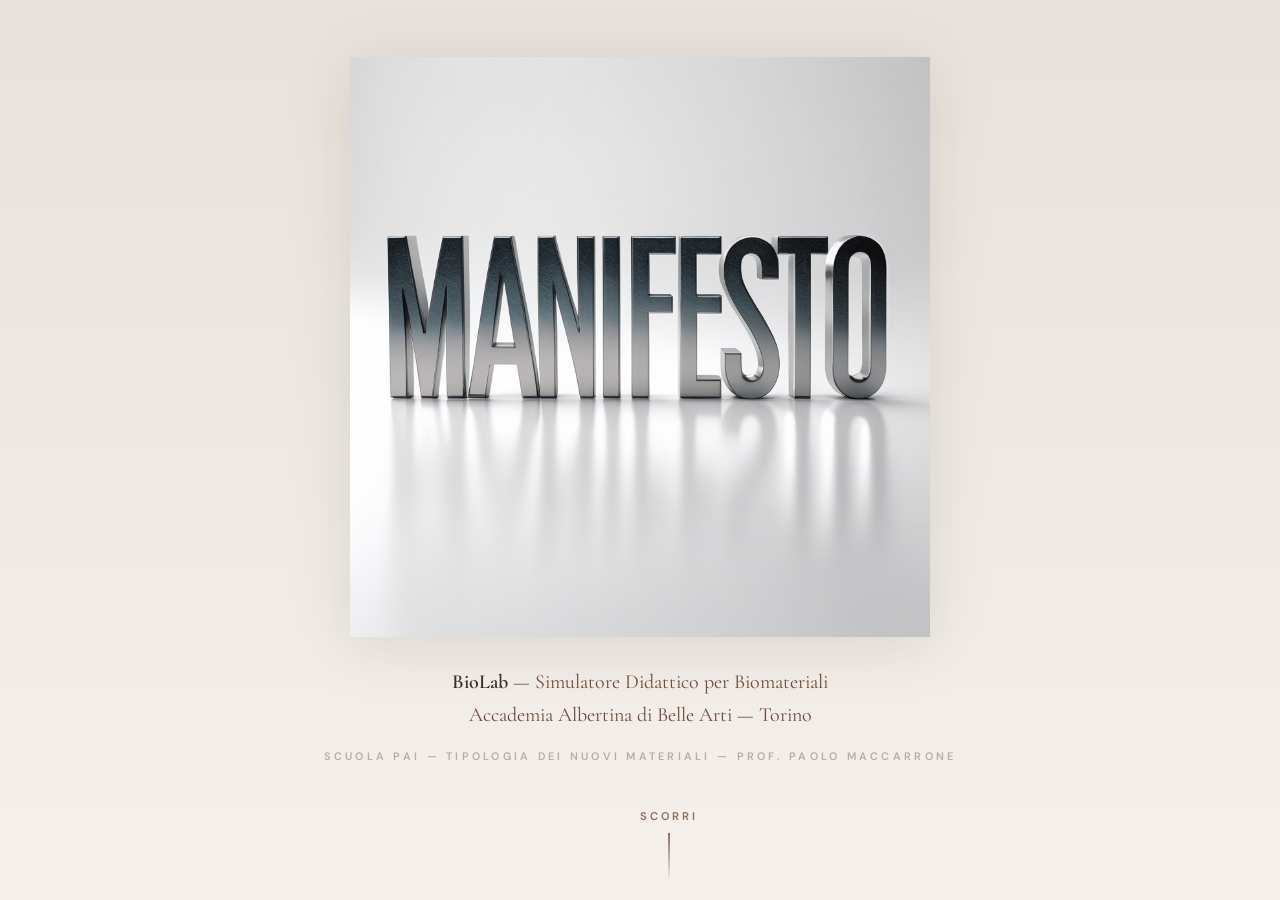
<file: index.html>
<!DOCTYPE html>
<html lang="it">
<head>
    <meta charset="UTF-8">
    <meta name="viewport" content="width=device-width, initial-scale=1.0">
    <title>BioLab — Simulatore Didattico per Biomateriali</title>
    <link rel="preconnect" href="https://fonts.googleapis.com">
    <link href="https://fonts.googleapis.com/css2?family=Cormorant+Garamond:ital,wght@0,400;0,600;0,700;1,400;1,600&family=DM+Sans:ital,wght@0,400;0,500;0,600;1,400&display=swap" rel="stylesheet">
    <style>
        /* ═══════════ WELCOME PAGE ═══════════ */
        *, *::before, *::after { box-sizing: border-box; margin: 0; padding: 0; }
        body {
            font-family: 'Segoe UI', system-ui, -apple-system, sans-serif;
            background: #f4f4f4; color: #333;
            min-height: 100vh; display: flex; flex-direction: column;
            align-items: center; justify-content: center;
            padding: 0.8rem 1rem;
        }
        .landing { max-width: 580px; text-align: center; }
        .landing-logo { width: 44px; height: 44px; margin: 0 auto 0.3rem; }
        .landing-logo img { width: 44px; height: 44px; border-radius: 50%; object-fit: cover; }
        h1 { font-size: 1.3rem; color: #1a472a; margin-bottom: 0.05rem; }
        .subtitle { font-size: 0.78rem; color: #666; margin-bottom: 0.5rem; line-height: 1.35; }
        .landing-nav {
            display: grid; grid-template-columns: 1fr 1fr 1fr; gap: 0.4rem;
            margin-bottom: 0.6rem;
        }
        .landing-zone-label {
            grid-column: 1 / -1;
            font-size: 0.58rem; font-weight: 600; letter-spacing: 0.25em;
            text-transform: uppercase; text-align: center;
            margin: 0.1rem 0 -0.1rem; padding: 0;
        }
        .landing-zone-label-scoperta { color: #9E7B00; }
        .landing-zone-label-esperto { color: #2C5F6E; }
        .landing-card {
            display: flex; flex-direction: column;
            background: #fff; border: 1px solid #e0e0e0; border-radius: 10px;
            text-decoration: none; color: #333; overflow: hidden;
            transition: border-color 0.15s, box-shadow 0.15s, transform 0.15s;
        }
        .landing-card:hover {
            border-color: #2d5a3d; box-shadow: 0 4px 16px rgba(45,90,61,0.12);
            transform: translateY(-2px);
        }
        /* Zone pedagogiche */
        .landing-card-scoperta { background: #FFF9C4; border-color: #E8E0A0; }
        .landing-card-scoperta .card-title { color: #7A6000; }
        .landing-card-scoperta:hover { border-color: #C49000; box-shadow: 0 4px 16px rgba(154,120,0,0.15); }
        .landing-card-cerniera { background: #E5EDDF; border-color: #C8D8BE; }
        .landing-card-cerniera .card-title { color: #4A6B3C; }
        .landing-card-cerniera:hover { border-color: #6B8E5A; box-shadow: 0 4px 16px rgba(90,130,74,0.15); }
        .landing-card-esperto { background: #C8DFE5; border-color: #A8C4CE; }
        .landing-card-esperto .card-title { color: #24515E; }
        .landing-card-esperto:hover { border-color: #3D7A8A; box-shadow: 0 4px 16px rgba(44,95,110,0.15); }
        .card-img {
            width: 100%; aspect-ratio: 1.1; object-fit: cover;
            background: #e8e8e8; display: block;
        }
        .card-body { padding: 0.3rem 0.4rem 0.35rem; text-align: center; }
        .card-title { font-weight: 600; font-size: 0.82rem; margin-bottom: 0.05rem; color: #1a472a; }
        .card-desc { font-size: 0.62rem; color: #888; line-height: 1.3; }
        .footer-info {
            font-size: 0.7rem; color: #aaa; line-height: 1.6;
            max-width: 460px; text-align: center; margin: 0 auto;
        }
        .footer-info a { color: #2d5a3d; text-decoration: none; }
        .footer-info a:hover { text-decoration: underline; }
        .footer-manifesto-link {
            display: block; text-align: center;
            color: #8D6E63 !important; font-weight: 600; font-size: 0.85rem;
            letter-spacing: 0.15em; text-transform: uppercase;
            cursor: pointer; text-decoration: none !important;
            padding: 0.55rem 1rem;
            background: #fff; border: 1px solid #e0e0e0; border-radius: 10px;
            width: 100%; margin: 0.8rem 0 0;
            transition: border-color 0.15s, box-shadow 0.15s, transform 0.15s;
        }
        .footer-manifesto-link:hover {
            color: #5D4037 !important;
            border-color: #8D6E63;
            box-shadow: 0 4px 16px rgba(141,110,99,0.12);
            transform: translateY(-2px);
        }
        @media (max-width: 520px) {
            .landing-nav { grid-template-columns: 1fr 1fr; }
        }

        /* ═══════════ MANIFESTO OVERLAY ═══════════ */
        :root {
            --m-bg: #F5F0EB;
            --m-dark: #3E2C23;
            --m-mid: #6D4C3D;
            --m-accent: #8D6E63;
            --m-light: #BCAAA4;
            --m-rule: #D7CCC8;
            --m-text: #2C1E16;
            --m-serif: 'Cormorant Garamond', Georgia, serif;
            --m-sans: 'DM Sans', 'Segoe UI', sans-serif;
        }
        #manifesto-overlay {
            position: fixed; inset: 0; z-index: 9000;
            background: var(--m-bg);
            overflow-y: auto; overflow-x: hidden;
            opacity: 0; pointer-events: none;
            transition: opacity 0.5s ease;
            -webkit-font-smoothing: antialiased;
        }
        #manifesto-overlay.active { opacity: 1; pointer-events: auto; }

        .m-hero {
            min-height: 100vh; display: flex; flex-direction: column;
            align-items: center; justify-content: center;
            text-align: center; padding: 2rem 2rem 7rem; position: relative;
            background: linear-gradient(180deg, #e8e2dc 0%, var(--m-bg) 100%);
        }
        .m-hero-img {
            width: min(80vw, 580px); margin-bottom: 1.8rem;
            opacity: 0;
        }
        #manifesto-overlay.active .m-hero-img {
            animation: mHeroIn 1.4s cubic-bezier(0.23,1,0.32,1) 0.3s both;
        }
        .m-hero-img img { width: 100%; height: auto; display: block; filter: drop-shadow(0 8px 30px rgba(62,44,35,0.12)); }
        .m-hero-sub {
            font-family: var(--m-serif); font-size: clamp(1rem,2.2vw,1.25rem);
            font-weight: 400; color: var(--m-mid); line-height: 1.65; max-width: 460px;
            opacity: 0;
        }
        #manifesto-overlay.active .m-hero-sub { animation: mFadeUp 1s ease 0.9s both; }
        .m-hero-sub strong { font-weight: 600; color: var(--m-dark); }
        .m-hero-author {
            margin-top: 1.1rem; font-family: var(--m-sans);
            font-size: 0.68rem; font-weight: 600; letter-spacing: 0.3em;
            text-transform: uppercase; color: var(--m-light); opacity: 0;
        }
        #manifesto-overlay.active .m-hero-author { animation: mFadeUp 1s ease 1.2s both; }
        .m-hero-scroll {
            position: absolute; bottom: 1.2rem; left: 50%; transform: translateX(-50%);
            display: flex; flex-direction: column; align-items: center; gap: 0.6rem;
            cursor: pointer; opacity: 0;
        }
        #manifesto-overlay.active .m-hero-scroll { animation: mFadeUp 1s ease 1.4s both; }
        .m-hero-scroll span {
            font-family: var(--m-sans); font-size: 0.7rem; font-weight: 600;
            letter-spacing: 0.25em; text-transform: uppercase; color: var(--m-accent);
        }
        .m-hero-scroll-line {
            width: 2px; height: 48px;
            background: linear-gradient(to bottom, var(--m-accent), transparent);
            animation: mScrollPulse 1.8s ease-in-out infinite;
        }

        .m-slogans { max-width: 780px; margin: 0 auto; padding: 2rem 2rem 3rem; }
        .m-sgroup { padding: 3rem 0; border-bottom: 1px solid var(--m-rule); }
        .m-sgroup:last-child { border-bottom: none; }
        .m-sgroup-label {
            font-family: var(--m-sans); font-size: 0.58rem; font-weight: 600;
            letter-spacing: 0.35em; text-transform: uppercase; color: var(--m-accent);
            margin-bottom: 1.8rem; text-align: center;
        }
        .m-slogan {
            font-family: var(--m-serif); font-size: clamp(1.2rem,2.6vw,1.55rem);
            font-weight: 600; color: var(--m-dark); text-align: center;
            line-height: 1.5; margin: 1.6rem auto; max-width: 600px;
        }

        .m-divider {
            display: flex; align-items: center; justify-content: center;
            gap: 1.5rem; padding: 2rem;
        }
        .m-divider::before, .m-divider::after {
            content: ''; flex: 1; max-width: 100px; height: 1px; background: var(--m-light);
        }
        .m-divider-dot { width: 5px; height: 5px; border-radius: 50%; background: var(--m-accent); }

        .m-nota { max-width: 660px; margin: 0 auto; padding: 0 2rem 4rem; }
        .m-nota-label {
            font-family: var(--m-sans); font-size: 0.58rem; font-weight: 600;
            letter-spacing: 0.35em; text-transform: uppercase; color: var(--m-accent);
            padding-bottom: 0.7rem; border-bottom: 1px solid var(--m-rule);
        }
        .m-nota h3 {
            font-family: var(--m-serif); font-size: clamp(1.5rem,3.2vw,2rem);
            font-weight: 700; color: var(--m-dark); margin: 2.2rem 0 1.3rem; line-height: 1.25;
        }
        .m-nota p {
            font-family: var(--m-sans); font-size: 0.92rem; font-weight: 400;
            color: var(--m-text); line-height: 1.8; margin-bottom: 1.1rem;
            text-align: justify; hyphens: auto;
        }
        .m-nota p strong { font-weight: 600; color: var(--m-dark); }
        .m-nota p em { font-style: italic; color: var(--m-mid); }
        .m-aside { font-style: italic; color: var(--m-accent); font-size: 0.88em; }

        .m-closing { text-align: center; padding: 3rem 2rem; max-width: 660px; margin: 0 auto; }
        .m-closing-slogan {
            font-family: var(--m-serif); font-size: clamp(1.25rem,2.8vw,1.6rem);
            font-weight: 700; font-style: italic; color: var(--m-dark); line-height: 1.5;
        }

        .m-footer { text-align: center; padding: 3rem 2rem 5rem; max-width: 660px; margin: 0 auto; }
        .m-footer-rule { width: 60px; height: 1px; background: var(--m-light); margin: 0 auto 1.8rem; }
        .m-footer-author { font-family: var(--m-serif); font-size: 1.1rem; font-weight: 600; color: var(--m-dark); margin-bottom: 0.25rem; }
        .m-footer-role { font-family: var(--m-serif); font-size: 0.9rem; font-style: italic; color: var(--m-mid); margin-bottom: 0.2rem; }
        .m-footer-inst { font-family: var(--m-sans); font-size: 0.78rem; color: var(--m-light); margin-bottom: 0.15rem; }
        .m-footer-year { font-family: var(--m-sans); font-size: 0.72rem; color: var(--m-light); letter-spacing: 0.1em; margin-bottom: 2.5rem; }
        .m-cta {
            display: inline-block; font-family: var(--m-sans);
            font-size: 0.78rem; font-weight: 600; letter-spacing: 0.2em;
            text-transform: uppercase; color: var(--m-bg); background: var(--m-dark);
            padding: 0.9rem 2.8rem; border: none; cursor: pointer;
            transition: all 0.3s ease;
        }
        .m-cta:hover { background: var(--m-mid); transform: translateY(-1px); box-shadow: 0 6px 24px rgba(62,44,35,0.2); }

        .m-sticky-exit {
            position: fixed; top: 18px; right: 20px; z-index: 9010;
            font-family: var(--m-sans); font-size: 0.72rem; font-weight: 600;
            letter-spacing: 0.1em; text-transform: uppercase;
            color: var(--m-accent); background: rgba(245,240,235,0.92);
            backdrop-filter: blur(8px); -webkit-backdrop-filter: blur(8px);
            padding: 7px 14px; border-radius: 4px; border: none; cursor: pointer;
            display: flex; align-items: center; gap: 5px;
            box-shadow: 0 2px 12px rgba(62,44,35,0.08);
            opacity: 0; transform: translateY(-10px); pointer-events: none;
            transition: all 0.5s cubic-bezier(0.23,1,0.32,1);
        }
        .m-sticky-exit.visible { opacity: 1; transform: translateY(0); pointer-events: auto; }
        .m-sticky-exit:hover { color: var(--m-dark); background: rgba(245,240,235,1); }
        .m-sticky-exit .m-arrow { transition: transform 0.25s ease; }
        .m-sticky-exit:hover .m-arrow { transform: translateX(3px); }

        .m-reveal {
            opacity: 0; transform: translateY(22px);
            transition: all 0.9s cubic-bezier(0.23,1,0.32,1);
        }
        .m-reveal.m-visible { opacity: 1; transform: translateY(0); }

        @keyframes mHeroIn { from { opacity:0; transform: scale(0.95) translateY(20px); } to { opacity:1; transform: scale(1) translateY(0); } }
        @keyframes mFadeUp { from { opacity:0; transform: translateY(20px); } to { opacity:1; transform: translateY(0); } }
        @keyframes mPulse { 0%,100% { opacity:0.4; } 50% { opacity:1; } }
        @keyframes mScrollPulse {
            0% { opacity:0.3; transform: scaleY(0.7) translateY(-6px); }
            50% { opacity:1; transform: scaleY(1) translateY(0); }
            100% { opacity:0.3; transform: scaleY(0.7) translateY(-6px); }
        }

        @media (max-width: 600px) {
            .m-hero { min-height: 90vh; padding: 2rem 1.5rem; }
            .m-hero-img { width: 90vw; margin-bottom: 2rem; }
            .m-slogans { padding: 1rem 1.5rem 2rem; }
            .m-sgroup { padding: 2.2rem 0; }
            .m-nota { padding: 0 1.5rem 3rem; }
            .m-nota p { text-align: left; font-size: 0.88rem; }
        }
    </style>
</head>
<body>

<!-- ═══════════ MANIFESTO OVERLAY ═══════════ -->
<div id="manifesto-overlay">
    <button class="m-sticky-exit" id="m-sticky-exit" onclick="closeManifesto()">
        Entra in BioLab <span class="m-arrow">→</span>
    </button>

    <section class="m-hero">
        <div class="m-hero-img">
            <img src="asset/MANIFESTO.jpg" alt="Manifesto">
        </div>
        <div class="m-hero-sub">
            <strong>BioLab</strong> — Simulatore Didattico per Biomateriali<br>
            Accademia Albertina di Belle Arti — Torino
        </div>
        <div class="m-hero-author">
            Scuola PAI — Tipologia dei Nuovi Materiali — prof. Paolo Maccarrone
        </div>
        <div class="m-hero-scroll" onclick="document.querySelector('.m-slogans').scrollIntoView({behavior:'smooth'})">
            <span>Scorri</span>
            <div class="m-hero-scroll-line"></div>
        </div>
    </section>

    <div class="m-slogans">
        <div class="m-sgroup">
            <div class="m-sgroup-label m-reveal">Sul vocabolario</div>
            <div class="m-slogan m-reveal">Senza parole non si fanno discorsi. Senza materiali non si fanno progetti.</div>
            <div class="m-slogan m-reveal">Prima il vocabolario, poi la grammatica, poi il progetto. Mai il contrario.</div>
            <div class="m-slogan m-reveal">Provate a dire «ci vediamo domani?» in cinese... Visto! Senza le parole non si comunica.</div>
        </div>
        <div class="m-sgroup">
            <div class="m-sgroup-label m-reveal">Sulla semplificazione</div>
            <div class="m-slogan m-reveal">Un modello che non semplifica non è un modello. È una fotocopia della realtà.</div>
            <div class="m-slogan m-reveal">La mappa non è il territorio. Ma partire senza mappa è un rischio.</div>
            <div class="m-slogan m-reveal">La precisione al terzo decimale non serve a chi deve decidere se il suo packaging reggerà la pioggia.</div>
        </div>
        <div class="m-sgroup">
            <div class="m-sgroup-label m-reveal">Contro l'astrazione</div>
            <div class="m-slogan m-reveal">Forma, materiale, tecnologia. Se ne togli uno, hai un'astrazione.</div>
            <div class="m-slogan m-reveal">Sbagliare una ricetta in laboratorio insegna più che leggerne cento.</div>
            <div class="m-slogan m-reveal">Il designer che non maneggia i materiali e ignora le potenzialità della materia è un velleitario.</div>
        </div>
        <div class="m-sgroup">
            <div class="m-sgroup-label m-reveal">Sugli intenti</div>
            <div class="m-slogan m-reveal">Qui si insegna a fare domande giuste, non a dare risposte esatte.</div>
            <div class="m-slogan m-reveal">Questo non è un manuale di chimica. È un abbecedario per il progettista.</div>
            <div class="m-slogan m-reveal">La freschezza di un approccio libero e inesperto può portare a risultati impensabili.</div>
        </div>
    </div>

    <div class="m-divider m-reveal" id="m-divider">
        <div class="m-divider-dot"></div>
    </div>

    <div class="m-nota">
        <div class="m-nota-label m-reveal">Nota metodologica</div>
        <p class="m-reveal">Tre parole si tengono magicamente insieme: <strong>forma, materiale, tecnologia</strong>. Impossibile parlare di forma prescindendo dal materiale e ugualmente senza le opportune tecnologie il materiale e la sua forma sono una pura astrazione. Questo è vero per l'alluminio, per il legno, per i polimeri. È vero anche per i biomateriali.</p>
        <p class="m-reveal">BioLab nasce da una constatazione semplice: i biomateriali esistono, funzionano (fino ad un certo punto...per adesso), hanno applicazioni reali e in continuo sviluppo, ma gli studenti di design non hanno strumenti per comprenderli nei loro percorsi di creatività e di innovazione. Possono trovare ricette, che seguono senza capire. Hanno nomi di ingredienti, che memorizzano senza collegare. Non hanno un vocabolario, e senza vocabolario non si costruiscono frasi, e senza frasi non si fanno discorsi — leggi: progetti.</p>
        <p class="m-reveal">Il problema non è la chimica. Il problema è che uno studente di design dovrebbe saper dire «mi serve un film flessibile, trasparente, che regga l'umidità e sia realmente biodegradabile» e sapere che questa frase contiene già una contraddizione, che la gelatina gli dà le prime due cose ma non la terza, che per la terza serve un reticolante o un lipide, e che questo cambierà altre proprietà. Non deve diventare un chimico. Deve imparare a ragionare sul materiale come variabile progettuale.</p>

        <h3 class="m-reveal">Cosa fa BioLab</h3>
        <p class="m-reveal">Adotta lo stesso approccio che si usa nell'insegnamento delle tecnologie dei materiali tradizionali nelle scuole di progettazione: costruire un <strong>vocabolario operativo</strong> che consenta allo studente di includere il materiale come variabile attiva nel processo progettuale.</p>
        <p class="m-reveal">Come un corso di tecnologia del legno per designer non forma falegnami né xilologi, ma insegna a distinguere tra un legno a fibra lunga e uno a fibra corta, cosa voglia dire usare il legno «contro-vena» e a capire cosa questo implichi per la forma, BioLab non forma chimici né biotecnologi. Insegna a riconoscere che un polisaccaride anionico <span class="m-aside">(illustre sconosciuto)</span> ha bisogno di ioni <span class="m-aside">(di cosa?)</span> per gelificare, che un plastificante abbassa la temperatura di transizione vetrosa <span class="m-aside">(…in che senso?)</span>, che trasparenza e resistenza all'acqua sono proprietà spesso in conflitto — e a usare queste relazioni per orientare scelte progettuali.</p>
        <p class="m-reveal">Lo studente che esce da questo percorso non saprà formulare una bioplastica industriale. Forse però saprà maneggiare con competenza i rapporti tra forma, materiale e tecnologia in un campo nuovo. E questo è esattamente ciò che serve a un progettista.</p>

        <h3 class="m-reveal">Le semplificazioni sono deliberate</h3>
        <p class="m-reveal">Il modello a famiglie chimiche adottato è una scelta progettuale, non una scorciatoia. Con 80 ingredienti servirebbero migliaia di regole di compatibilità coppia per coppia. Impossibile da costruire, impossibile da mantenere, impossibile da insegnare. Raggruppare per famiglie — proteine, polisaccaridi, plastificanti, reticolanti — significa privilegiare la trasferibilità concettuale sulla precisione puntuale.</p>
        <p class="m-reveal">Lo studente che capisce il meccanismo della reticolazione ionica sull'alginato potrebbe riconoscere lo stesso principio nella pectina, senza dover memorizzare due schede tecniche separate. Questo è un <strong>guadagno didattico</strong>, non una perdita di rigore.</p>
        <p class="m-reveal">I valori numerici sono indicativi e calibrati sulla letteratura disponibile e sull'esperienza di laboratorio. Per applicazioni che superano l'ambito della sperimentazione didattica, il passaggio a fonti primarie e test specifici non è facoltativo — ed è parte di ciò che il corso insegna a riconoscere.</p>

        <h3 class="m-reveal">Il percorso inverso</h3>
        <p class="m-reveal">La pratica corrente dei biomateriali segue un percorso in avanti: ingredienti, ricetta, proprietà, e poi ci si chiede «Cosa me ne faccio?». Lo studente prova ricette sperando che il risultato sia utile per il suo progetto.</p>
        <p class="m-reveal">BioLab propone anche il percorso inverso: <em>proprietà desiderate → ingredienti suggeriti → verifica compatibilità → sperimentazione guidata</em>. Lo studente non cerca «cosa fa la gelatina» ma si chiede «come ottengo un film flessibile e trasparente?» e il sistema propone percorsi possibili.</p>
        <p class="m-reveal">Lo strumento non dà ricette pronte. Prova a veicolare ragionamento progettuale: costruire soluzioni, non seguire istruzioni. Relazioni causa-effetto: ogni ingrediente ha un perché. Questo il limite della conoscenza: distinzione tra certezze e ipotesi. Non si può avere tutto, e saperlo è già progettare.</p>

        <h3 class="m-reveal">Un ultimo accenno</h3>
        <p class="m-reveal">Ho trovato, nella mia carriera di progettista, che la freschezza di un approccio ancora inesperto può produrre idee e soluzioni che l'esperto non avrebbe prodotto. Più conosci il problema, più è difficile applicarsi, ingabbiati dalle regole di fattibilità. BioLab è uno strumento che <strong>libera dall'intimidazione tecnica</strong> e permette di pensare <em>con</em> i materiali invece che <em>intorno</em> ai materiali.</p>
        <p class="m-reveal">Chi volesse obiettare che mancano le curve stress-strain o che le temperature di transizione vetrosa sono approssimate, avrebbe ragione. Ma starebbe giudicando un pesce dalla sua capacità di arrampicarsi sugli alberi.</p>
    </div>

    <div class="m-closing">
        <div class="m-closing-slogan m-reveal">Questo non è un manuale di chimica.<br>È una bozza di abbecedario per progettisti.</div>
    </div>

    <div class="m-footer">
        <div class="m-footer-rule"></div>
        <div class="m-footer-author">Paolo Maccarrone</div>
        <div class="m-footer-role">Corso «Tipologia dei Nuovi Materiali»</div>
        <div class="m-footer-inst">Accademia Albertina di Belle Arti, Torino</div>
        <div class="m-footer-year">2025 – 2026</div>
        <button class="m-cta" onclick="closeManifesto()">Entra in BioLab</button>
    </div>
</div>
<!-- ═══════════ FINE MANIFESTO ═══════════ -->


<!-- ═══════════ WELCOME PAGE ═══════════ -->
<div class="landing">
    <div class="landing-logo">
        <img src="asset/logo_albertina.png" alt="Logo Accademia Albertina">
    </div>

    <h1>BioLab</h1>
    <p class="subtitle">
        Configuratore Biomateriali<br>
        Accademia Albertina di Belle Arti di Torino · Scuola PAI<br>
        Tipologia dei Nuovi Materiali · Prof. Paolo Maccarrone
    </p>

    <div class="landing-nav">
        <div class="landing-zone-label landing-zone-label-scoperta">documentazione</div>
        <a href="app/ingredienti.html" class="landing-card landing-card-scoperta">
            <img class="card-img" src="asset/onboarding/onboarding_ingredienti.jpg" alt="Ingredienti">
            <div class="card-body">
                <div class="card-title">Ingredienti</div>
                <div class="card-desc">81 ingredienti, 11 famiglie</div>
            </div>
        </a>
        <a href="app/materiali.html" class="landing-card landing-card-scoperta">
            <img class="card-img" src="asset/onboarding/onboarding_catalogo.jpg" alt="Materiali">
            <div class="card-body">
                <div class="card-title">Materiali</div>
                <div class="card-desc">Catalogo documentato</div>
            </div>
        </a>
        <a href="app/applicazioni.html" class="landing-card landing-card-scoperta">
            <img class="card-img" src="asset/onboarding/onboarding_applicazioni.jpg" alt="Applicazioni">
            <div class="card-body">
                <div class="card-title">Applicazioni</div>
                <div class="card-desc">Progetti reali, ispirazioni</div>
            </div>
        </a>
        <div class="landing-zone-label landing-zone-label-esperto">sperimentazione</div>
        <a href="app/biogame.html" class="landing-card landing-card-cerniera">
            <img class="card-img" src="asset/onboarding/onboarding_biogame.jpg" alt="BioGame">
            <div class="card-body">
                <div class="card-title">BioGame</div>
                <div class="card-desc">Esplora e sperimenta</div>
            </div>
        </a>
        <a href="app/lab.html#sperimenta" class="landing-card landing-card-esperto">
            <img class="card-img" src="asset/onboarding/onboarding_laboratorio.jpg" alt="Laboratorio">
            <div class="card-body">
                <div class="card-title">Laboratorio</div>
                <div class="card-desc">Simula e prevedi</div>
            </div>
        </a>
        <a href="app/criticita.html" class="landing-card landing-card-esperto">
            <img class="card-img" src="asset/onboarding/onboarding_criticita.jpg" alt="Criticità">
            <div class="card-body">
                <div class="card-title">Criticità</div>
                <div class="card-desc">Diagnostica e soluzioni</div>
            </div>
        </a>
    </div>

    <div class="footer-info">
        Strumento didattico sperimentale · Le formulazioni sono indicative · BioLab v22<br>
        Sviluppato con <a href="https://www.anthropic.com" target="_blank">Claude AI by Anthropic</a>
    </div>
    <a href="#" class="footer-manifesto-link" onclick="openManifesto(); return false;">Manifesto</a>
    <div id="google_translate_element" class="landing-translate"></div>
</div>

<!-- Google Translate -->
<style>
    .landing-translate { margin-top: 0.6rem; opacity: 0.5; transition: opacity 0.2s; }
    .landing-translate:hover { opacity: 0.8; }
    .landing-translate .goog-te-gadget { font-size: 0 !important; }
    .landing-translate .goog-te-gadget-simple { background: rgba(0,0,0,0.04) !important; border: 1px solid rgba(0,0,0,0.1) !important; border-radius: 5px !important; padding: 2px 6px !important; white-space: nowrap !important; }
    .landing-translate .goog-te-gadget-simple a,
    .landing-translate .goog-te-gadget-simple span { color: #888 !important; font-size: 0.7rem !important; text-decoration: none !important; }
    .landing-translate .goog-te-gadget-icon { display: none !important; }
    .skiptranslate iframe { display: none !important; }
    body { top: 0 !important; }
</style>
<script>
function googleTranslateElementInit() {
    new google.translate.TranslateElement(
        { pageLanguage: 'it', includedLanguages: 'it,en,zh-CN,fr,es,de,ja,ar,pt', layout: google.translate.TranslateElement.InlineLayout.SIMPLE },
        'google_translate_element'
    );
}
</script>
<script src="https://translate.google.com/translate_a/element.js?cb=googleTranslateElementInit"></script>

<!-- ═══════════ MANIFESTO JS ═══════════ -->
<script>
(function() {
    var overlay = document.getElementById('manifesto-overlay');
    var stickyExit = document.getElementById('m-sticky-exit');
    var divider = document.getElementById('m-divider');
    var revealObs, exitObs;

    function initObservers() {
        overlay.querySelectorAll('.m-reveal').forEach(function(el) { el.classList.remove('m-visible'); });
        if (stickyExit) stickyExit.classList.remove('visible');

        revealObs = new IntersectionObserver(function(entries) {
            entries.forEach(function(entry) {
                if (entry.isIntersecting) {
                    var group = entry.target.closest('.m-sgroup');
                    var parent = group || entry.target.parentElement;
                    var siblings = Array.from(parent.querySelectorAll('.m-reveal'));
                    var idx = siblings.indexOf(entry.target);
                    setTimeout(function() { entry.target.classList.add('m-visible'); }, (idx >= 0 ? idx : 0) * 140);
                    revealObs.unobserve(entry.target);
                }
            });
        }, { threshold: 0.12, rootMargin: '0px 0px -30px 0px', root: overlay });

        overlay.querySelectorAll('.m-reveal').forEach(function(el) { revealObs.observe(el); });

        if (divider && stickyExit) {
            exitObs = new IntersectionObserver(function(entries) {
                if (entries[0].isIntersecting) {
                    stickyExit.classList.add('visible');
                    exitObs.unobserve(divider);
                }
            }, { threshold: 0.3, root: overlay });
            exitObs.observe(divider);
        }
    }

    function destroyObservers() {
        if (revealObs) revealObs.disconnect();
        if (exitObs) exitObs.disconnect();
    }

    window.openManifesto = function() {
        overlay.classList.add('active');
        overlay.scrollTop = 0;
        document.body.style.overflow = 'hidden';
        setTimeout(initObservers, 100);
    };

    window.closeManifesto = function() {
        overlay.classList.remove('active');
        document.body.style.overflow = '';
        if (stickyExit) stickyExit.classList.remove('visible');
        destroyObservers();
        localStorage.setItem('manifesto_visto', 'true');
    };

    if (!localStorage.getItem('manifesto_visto')) {
        openManifesto();
    }
})();
</script>

</body>
</html>
</file>
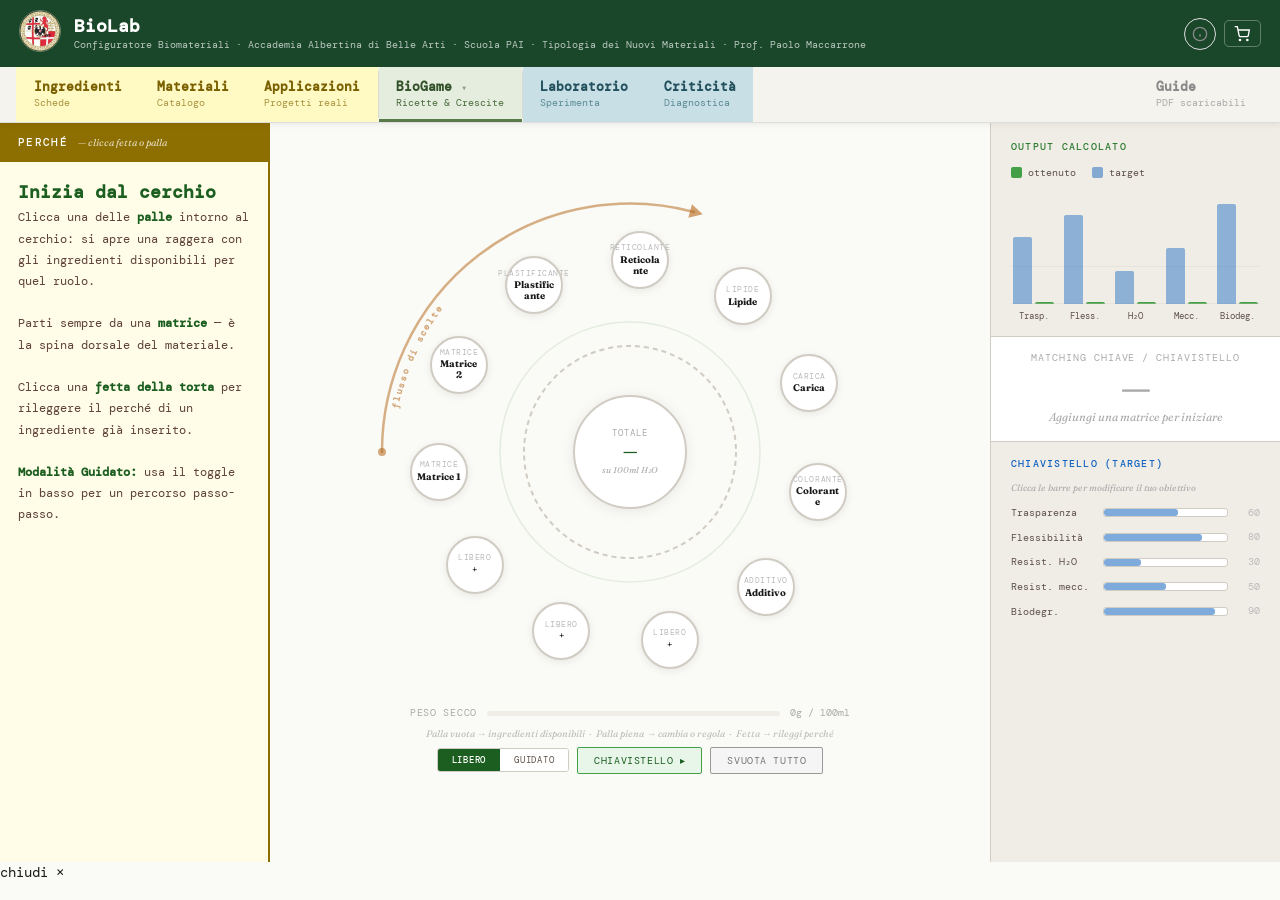
<file: app/biogame.html>
<!DOCTYPE html>
<html lang="it">
<head>
<meta charset="UTF-8">
<meta name="viewport" content="width=device-width, initial-scale=1.0">
<title>BioGame — Ricette | BioLab</title>
<link rel="stylesheet" href="biolab.css">
<link href="https://fonts.googleapis.com/css2?family=DM+Mono:ital,wght@0,300;0,400;0,500;1,300&family=Fraunces:ital,opsz,wght@0,9..144,300;0,9..144,700;1,9..144,300;1,9..144,500&display=swap" rel="stylesheet">
<style>
:root {
  --verde:#1B5E20; --verde2:#2E7D32; --verde3:#43A047;
  --verde-p:#C8E6C9; --verde-bg:#E8F5E9;
  --ocra:#8D6E00; --ocra-bg:#FFFDE7;
  --carta:#FAFAF6; --carta2:#F0EDE6;
  --bordo:#D0CCC3; --ink:#1A1A1A; --ink2:#5D5048;
  --rosso:#B71C1C; --azzurro:#1565C0;
  --r: 0; /* usato per animazione */
}
*{box-sizing:border-box;margin:0;padding:0}
body{font-family:'DM Mono',monospace;background:var(--carta);color:var(--ink);height:100vh;overflow:hidden;display:flex;flex-direction:column}

/* HEADER */
header{background:var(--verde);color:white;display:flex;align-items:center;justify-content:space-between;padding:11px 24px;flex-shrink:0;z-index:10}
.logo{font-family:'Fraunces',serif;font-size:1.3rem;font-weight:700;letter-spacing:-.01em}
.logo em{font-weight:300;color:var(--verde-p);font-style:italic}
.logo-sub{font-size:.62rem;letter-spacing:.1em;text-transform:uppercase;color:rgba(255,255,255,.5);margin-top:2px}
.hbtn{font-family:'DM Mono',monospace;font-size:.68rem;letter-spacing:.08em;text-transform:uppercase;border:1px solid rgba(255,255,255,.35);background:rgba(255,255,255,.12);color:white;padding:8px 16px;cursor:pointer;transition:background .2s}
.hbtn:hover{background:rgba(255,255,255,.22)}

/* LAYOUT */
.main{flex:1;display:grid;grid-template-columns:270px 1fr 290px;overflow:hidden}

/* ── SINISTRA: PERCHÉ ── */
.panel-perche{background:var(--ocra-bg);border-right:2px solid var(--ocra);display:flex;flex-direction:column;overflow:hidden}
.ph-header{background:var(--ocra);color:white;padding:11px 18px;display:flex;align-items:baseline;gap:10px}
.ph-title{font-size:.68rem;letter-spacing:.12em;text-transform:uppercase;font-weight:500}
.ph-hint{font-size:.62rem;opacity:.75;font-style:italic;font-family:'Fraunces',serif}
.perche-body{flex:1;padding:20px 18px;overflow-y:auto}
.perche-ing-nome{font-size:1.15rem;font-weight:700;color:var(--verde);margin-bottom:4px;line-height:1.15}
.perche-ing-fam{font-size:.6rem;letter-spacing:.12em;text-transform:uppercase;color:var(--ocra);margin-bottom:14px}
.perche-testo{font-size:.78rem;color:#5D4037;line-height:1.7}
.perche-testo b{color:var(--verde);font-weight:700}
.effetti-wrap{margin-top:16px;padding-top:14px;border-top:1px solid #e0d4b8}
.effetto-row{display:flex;align-items:center;gap:10px;margin-bottom:8px}
.ef-label{font-size:.68rem;color:var(--ink2);width:94px;flex-shrink:0}
.ef-arrow{font-size:.85rem;font-weight:700;width:16px;text-align:center}
.ef-arrow.su{color:var(--verde2)}.ef-arrow.giu{color:var(--rosso)}.ef-arrow.neu{color:#aaa}
.ef-desc{font-size:.66rem;color:var(--ink2)}
.rl-wrap{margin-top:20px;padding-top:16px;border-top:1px solid #e0d4b8}
.rl-title{font-size:.58rem;letter-spacing:.1em;text-transform:uppercase;color:#aaa;margin-bottom:10px}
.rl-item{display:flex;align-items:center;gap:10px;padding:7px 10px;cursor:pointer;border-radius:3px;transition:background .15s;margin-bottom:3px}
.rl-item:hover{background:#f0e4c0}
.rl-dot{width:9px;height:9px;border-radius:50%;flex-shrink:0}
.rl-nome{font-size:.7rem;color:var(--ink2)}
.rl-g{font-size:.62rem;color:#aaa;margin-left:auto}

/* ── CENTRO ── */
.panel-cerchio{display:flex;flex-direction:column;align-items:center;justify-content:center;background:var(--carta);padding:16px;overflow:visible;position:relative}
.cerchio-wrap{position:relative;width:480px;height:480px;flex-shrink:0;overflow:visible}
#canvas-raggi{position:absolute;top:0;left:0;pointer-events:none;z-index:1}
#canvas-torta{position:absolute;top:50%;left:50%;transform:translate(-50%,-50%);z-index:2;cursor:pointer}
.cerchio-centro{position:absolute;top:50%;left:50%;transform:translate(-50%,-50%);width:114px;height:114px;background:white;border-radius:50%;border:2px solid var(--bordo);display:flex;flex-direction:column;align-items:center;justify-content:center;text-align:center;padding:10px;pointer-events:none;z-index:6;box-shadow:0 2px 14px rgba(0,0,0,.08)}
.centro-label{font-size:.55rem;letter-spacing:.1em;text-transform:uppercase;color:#aaa;margin-bottom:3px}
.centro-val{font-family:'Fraunces',serif;font-size:1.05rem;font-weight:700;color:var(--verde);line-height:1;transition:all .3s}
.centro-sub{font-size:.54rem;color:#aaa;margin-top:4px;font-style:italic;font-family:'Fraunces',serif}

/* PALLE */
.palla{position:absolute;width:58px;height:58px;border-radius:50%;display:flex;flex-direction:column;align-items:center;justify-content:center;cursor:pointer;border:2px solid var(--bordo);background:white;transition:transform .2s,box-shadow .2s,border-color .3s,background .3s,width .25s,height .25s,margin .25s;z-index:10;text-align:center;box-shadow:0 2px 8px rgba(0,0,0,.08);padding:5px}
.palla:hover{transform:scale(1.12);box-shadow:0 5px 16px rgba(0,0,0,.16)}
.palla.active-raggera{transform:scale(1.15);box-shadow:0 5px 20px rgba(0,0,0,.2)}
.palla-cat{font-size:.48rem;letter-spacing:.07em;text-transform:uppercase;color:#bbb;line-height:1;margin-bottom:2px}
.palla-nome{font-family:'Fraunces',serif;font-size:.6rem;font-weight:700;line-height:1.15;color:var(--ink);word-break:break-word}
.palla.filled{width:70px;height:70px;margin-left:-6px;margin-top:-6px;box-shadow:0 4px 14px rgba(0,0,0,.13);border-width:2.5px}
.palla.filled .palla-cat{font-size:.52rem;opacity:.85}
.palla.filled .palla-nome{font-size:.75rem}

/* CASCATA PALLE */
.palla.attiva{ border-color: var(--verde2) !important; box-shadow: 0 0 0 3px rgba(46,125,50,.18), 0 2px 8px rgba(0,0,0,.08) }
.palla.attenuata{ opacity:.38; filter:grayscale(.5) }
.palla.obbligatoria{ border-color: var(--ocra) !important; box-shadow: 0 0 0 3px rgba(141,110,0,.22), 0 2px 8px rgba(0,0,0,.08); animation: pulsaObblig 1.8s ease-in-out infinite }
@keyframes pulsaObblig{ 0%,100%{box-shadow:0 0 0 3px rgba(141,110,0,.22)}  50%{box-shadow:0 0 0 6px rgba(141,110,0,.38)} }

/* PANNELLO LISTA overflow */
.lista-panel{position:absolute;background:white;border:1px solid var(--bordo);z-index:35;min-width:200px;max-height:280px;box-shadow:0 8px 28px rgba(0,0,0,.16);display:none;flex-direction:column;animation:slideIn .15s ease}
.lista-panel.open{display:flex}
.lista-header{padding:10px 14px 8px;border-bottom:1px solid var(--carta2);display:flex;align-items:center;justify-content:space-between;flex-shrink:0}
.lista-cat{font-size:.56rem;letter-spacing:.1em;text-transform:uppercase;color:var(--ocra)}
.lista-close{font-size:.6rem;color:#bbb;cursor:pointer;letter-spacing:.06em;text-transform:uppercase}
.lista-close:hover{color:var(--verde)}
.lista-items{overflow-y:auto;flex:1;padding:6px 0}
.lista-item{display:flex;align-items:center;gap:10px;padding:8px 14px;cursor:pointer;transition:background .12s}
.lista-item:hover{background:var(--verde-bg)}
.lista-item.sel{background:var(--verde-bg);color:var(--verde)}
.lista-dot{width:8px;height:8px;border-radius:50%;flex-shrink:0}
.lista-nome{font-size:.72rem;color:var(--ink)}
.lista-item.sel .lista-nome{color:var(--verde);font-weight:700}
.lista-group-label{font-size:.52rem;letter-spacing:.1em;text-transform:uppercase;color:var(--ocra);padding:8px 14px 3px;font-weight:500;border-top:1px solid var(--carta2);margin-top:2px}
.guida-group-label:first-child{border-top:none;margin-top:0}
.guida-ibr-item:hover{background:rgba(179,92,42,.16) !important;border-color:rgba(179,92,42,.4) !important}

#raggera-layer{position:absolute;top:0;left:0;width:100%;height:100%;pointer-events:none;z-index:20}
#raggera-layer.open{pointer-events:all}
.raggio-btn{position:absolute;transform:translate(-50%,-50%);background:white;border:1.5px solid var(--bordo);border-radius:22px;padding:6px 13px;font-size:.68rem;font-family:'Fraunces',serif;white-space:nowrap;cursor:pointer;box-shadow:0 3px 14px rgba(0,0,0,.13);transition:all .18s;color:var(--ink);text-align:center;line-height:1.3;animation:raggioPop .18s ease both}
@keyframes raggioPop{from{opacity:0;transform:translate(-50%,-50%) scale(.7)}to{opacity:1;transform:translate(-50%,-50%) scale(1)}}
.raggio-btn:hover{background:var(--verde-bg);border-color:var(--verde2);color:var(--verde);transform:translate(-50%,-50%) scale(1.06)}
.raggio-btn .rb-fam{font-size:.5rem;text-transform:uppercase;letter-spacing:.08em;color:#aaa;display:block;margin-bottom:2px;font-style:normal}
.raggio-btn.rimuovi{border-style:dashed;color:#aaa;font-style:italic;font-size:.64rem}
.raggio-btn.rimuovi:hover{border-color:var(--rosso);color:var(--rosso);background:#fff5f5}
.raggio-btn.selezionato{border-color:var(--verde2);background:var(--verde-bg);color:var(--verde);font-weight:700}

/* SLIDER POPUP */
.slider-popup{position:absolute;background:white;border:1px solid var(--bordo);padding:18px 18px 14px;z-index:30;min-width:200px;box-shadow:0 8px 28px rgba(0,0,0,.14);display:none;animation:slideIn .15s ease}
@keyframes slideIn{from{opacity:0;transform:translateY(-6px)}to{opacity:1;transform:translateY(0)}}
.slider-popup.open{display:block}
.sp-cat{font-size:.58rem;letter-spacing:.1em;text-transform:uppercase;color:#aaa;margin-bottom:4px}
.sp-nome{font-family:'Fraunces',serif;font-size:1rem;font-weight:700;color:var(--verde);margin-bottom:14px}

/* scala qualitativa */
.sp-scala{display:flex;flex-direction:column;gap:6px;margin-bottom:6px}
.sp-scala-labels{display:flex;justify-content:space-between;align-items:center}
.sp-scala-label{font-family:'Fraunces',serif;font-size:.75rem;font-style:italic;color:var(--ink2)}
.sp-scala-g{font-size:.62rem;color:#bbb;letter-spacing:.03em} /* grammi, piccoli e grigi */
.custom-slider{-webkit-appearance:none;appearance:none;width:100%;height:5px;border-radius:3px;outline:none;cursor:pointer;background:linear-gradient(to right, var(--verde-bg), var(--verde3))}
.custom-slider::-webkit-slider-thumb{-webkit-appearance:none;width:18px;height:18px;border-radius:50%;background:var(--verde);cursor:pointer;box-shadow:0 1px 6px rgba(0,0,0,.2);border:2px solid white;transition:transform .15s}
.custom-slider::-webkit-slider-thumb:hover{transform:scale(1.15)}
.custom-slider::-moz-range-thumb{width:18px;height:18px;border-radius:50%;background:var(--verde);cursor:pointer;border:2px solid white}
.sp-intensita{font-family:'Fraunces',serif;font-size:.85rem;font-style:italic;color:var(--verde2);text-align:center;margin:8px 0 4px;min-height:1.2em;transition:all .2s}
.sp-grammi-display{font-size:.62rem;color:#bbb;text-align:center;margin-bottom:10px}
.sp-note{font-size:.66rem;color:#aaa;font-style:italic;font-family:'Fraunces',serif;line-height:1.45;border-top:1px solid var(--carta2);padding-top:10px;margin-top:4px}
.sp-close{display:block;text-align:center;margin-top:12px;font-size:.6rem;color:#bbb;cursor:pointer;letter-spacing:.06em;text-transform:uppercase;transition:color .15s}
.sp-close:hover{color:var(--verde)}

/* BUDGET */
.budget-strip{width:100%;max-width:440px;margin-top:14px;display:flex;align-items:center;gap:10px}
.budget-label{font-size:.62rem;color:#aaa;letter-spacing:.07em;text-transform:uppercase;white-space:nowrap}
.budget-track{flex:1;height:5px;background:var(--carta2);border-radius:3px;overflow:hidden}
.budget-fill{height:100%;background:var(--verde3);border-radius:3px;transition:width .5s,background .4s}
.budget-fill.warn{background:var(--ocra)}.budget-fill.over{background:var(--rosso)}
.budget-num{font-size:.62rem;color:#aaa;white-space:nowrap}
.nota-tiny{font-size:.6rem;font-style:italic;font-family:'Fraunces',serif;color:#bbb;text-align:center;margin-top:6px}

/* ── DESTRA ── */
.panel-output{background:var(--carta2);border-left:1px solid var(--bordo);display:flex;flex-direction:column;overflow:hidden}
.out-section{padding:16px 20px 0;flex-shrink:0}
.out-title{font-size:.65rem;letter-spacing:.12em;text-transform:uppercase;font-weight:500;margin-bottom:10px}
.out-title.verde{color:var(--verde2)}.out-title.blu{color:var(--azzurro)}
.legenda{display:flex;gap:16px;margin-bottom:12px}
.leg-item{display:flex;align-items:center;gap:6px;font-size:.64rem;color:var(--ink2)}
.leg-dot{width:11px;height:11px;border-radius:2px;flex-shrink:0}
.leg-dot.verde{background:var(--verde3)}.leg-dot.blu{background:var(--azzurro);opacity:.5}

/* barre verticali output */
.barre-v-group{display:flex;gap:6px;align-items:flex-end;height:136px;position:relative;margin-bottom:8px}
.barre-v-group::before{content:'';position:absolute;left:0;right:0;top:0;bottom:24px;background:repeating-linear-gradient(to bottom,transparent,transparent calc(33.33% - .5px),var(--bordo) calc(33.33% - .5px),var(--bordo) 33.33%);opacity:.3;pointer-events:none}
.bv-col{flex:1;display:flex;flex-direction:column;align-items:center;justify-content:flex-end;height:100%}
.bv-bars{width:100%;height:calc(100% - 24px);display:flex;align-items:flex-end;justify-content:center;gap:3px}
.bv-bar{border-radius:2px 2px 0 0;transition:height .55s cubic-bezier(.34,1.2,.64,1);min-height:2px;width:42%}
.bv-bar.out-bar{background:var(--verde3)}.bv-bar.tgt-bar{background:var(--azzurro);opacity:.45}
.bv-label{font-size:.58rem;text-align:center;color:var(--ink2);height:24px;display:flex;align-items:center;justify-content:center;line-height:1.1}

/* match */
.match-box{background:white;border-top:1px solid var(--bordo);padding:14px 20px;text-align:center;flex-shrink:0}
.match-lbl{font-size:.62rem;letter-spacing:.1em;text-transform:uppercase;color:#aaa;margin-bottom:4px}
.match-num{font-family:'Fraunces',serif;font-size:2.2rem;font-weight:700;line-height:1;transition:color .6s ease}
.match-desc{font-family:'Fraunces',serif;font-size:.72rem;font-style:italic;color:#aaa;margin-top:4px}

/* target */
.target-section{padding:14px 20px 16px;flex-shrink:0;border-top:1px solid var(--bordo)}
.tgt-sub{font-size:.58rem;font-style:italic;font-family:'Fraunces',serif;color:#aaa;margin-bottom:10px}
.tgt-row{display:flex;align-items:center;gap:10px;margin-bottom:9px}
.tgt-label{font-size:.65rem;width:82px;flex-shrink:0;color:var(--ink2)}
.tgt-track{flex:1;height:9px;background:white;border:1px solid var(--bordo);border-radius:3px;cursor:pointer;overflow:hidden}
.tgt-fill{height:100%;background:var(--azzurro);opacity:.55;border-radius:3px;transition:width .2s}
.tgt-val{font-size:.6rem;color:#bbb;width:22px;text-align:right}

/* MODAL */
.overlay{display:none;position:fixed;inset:0;background:rgba(27,94,32,.65);z-index:200;align-items:center;justify-content:center}
.overlay.open{display:flex}
.modal{background:var(--carta);padding:30px;width:390px;border:1px solid var(--bordo);box-shadow:0 16px 48px rgba(0,0,0,.2)}
.modal h2{font-family:'Fraunces',serif;font-size:1.3rem;font-weight:300;color:var(--verde);margin-bottom:5px}
.modal p{font-family:'Fraunces',serif;font-size:.76rem;font-style:italic;color:#aaa;margin-bottom:22px;line-height:1.5}
.modal-row{display:flex;align-items:center;gap:12px;margin-bottom:16px}
.modal-row label{font-size:.66rem;width:116px;color:var(--ink2)}
.modal-row input[type=range]{flex:1;accent-color:var(--azzurro)}
.modal-row .mv{font-size:.62rem;color:#aaa;width:24px;text-align:right}
.modal-actions{display:flex;gap:10px;margin-top:22px}
.btn{font-family:'DM Mono';font-size:.68rem;letter-spacing:.08em;text-transform:uppercase;padding:10px 20px;cursor:pointer;border:none}
.btn-p{background:var(--verde);color:white}.btn-p:hover{background:var(--verde2)}
.btn-s{background:transparent;color:#888;border:1px solid var(--bordo)}.btn-s:hover{border-color:#888}

/* ── MODALITÀ GUIDATA ── */
.mode-toggle{display:flex;gap:0;border:1.5px solid var(--bordo);border-radius:3px;overflow:hidden}
.mode-btn{font-family:'DM Mono',monospace;font-size:.58rem;letter-spacing:.08em;text-transform:uppercase;padding:5px 14px;cursor:pointer;border:none;background:white;color:var(--ink2);transition:all .2s}
.mode-btn.active{background:var(--verde);color:white;font-weight:500}
.mode-btn:hover:not(.active){background:var(--verde-bg)}
.guida-steps{display:flex;gap:3px;align-items:center;margin:10px 0 6px}
.guida-step-dot{width:8px;height:8px;border-radius:50%;border:1.5px solid var(--bordo);background:white;transition:all .3s}
.guida-step-dot.done{background:var(--verde3);border-color:var(--verde3)}
.guida-step-dot.skip{background:#ddd;border-color:#ccc}
.guida-step-dot.current{border-color:var(--ocra);background:var(--ocra);box-shadow:0 0 0 3px rgba(141,110,0,.2)}
.guida-step-dot.future{border-color:var(--bordo)}
.guida-progress{font-size:.55rem;letter-spacing:.08em;text-transform:uppercase;color:var(--ocra);margin-bottom:6px}
.guida-q{font-family:'Fraunces',serif;font-size:1rem;font-weight:700;color:var(--verde);line-height:1.3;margin-bottom:10px}
.guida-note{font-size:.76rem;color:#5D4037;line-height:1.65;margin-bottom:12px}
.guida-skip-btn{font-family:'DM Mono',monospace;font-size:.58rem;letter-spacing:.06em;text-transform:uppercase;border:1.5px dashed var(--bordo);background:white;color:var(--ink2);padding:5px 14px;cursor:pointer;border-radius:2px;transition:all .2s;margin-top:4px}
.guida-skip-btn:hover{border-color:var(--ocra);color:var(--ocra);background:var(--ocra-bg)}
.guida-obblig-tag{font-size:.52rem;letter-spacing:.1em;text-transform:uppercase;color:var(--rosso);background:#fce4ec;padding:2px 8px;border-radius:2px;display:inline-block;margin-bottom:8px}
.guida-aff-ok{font-size:.6rem;color:var(--verde2);margin-top:4px;font-style:italic;font-family:'Fraunces',serif}
.guida-aff-no{font-size:.6rem;color:var(--rosso);margin-top:4px;font-style:italic;font-family:'Fraunces',serif}
.palla.guida-focus{border-color:var(--ocra) !important;box-shadow:0 0 0 4px rgba(141,110,0,.25),0 2px 8px rgba(0,0,0,.08);animation:guidaPulse 1.6s ease-in-out infinite}
@keyframes guidaPulse{0%,100%{box-shadow:0 0 0 4px rgba(141,110,0,.25)}50%{box-shadow:0 0 0 7px rgba(141,110,0,.4)}}
.palla.guida-completata{opacity:.85}
.palla.guida-attenuata{opacity:.3;filter:grayscale(.6)}
.palla.guida-attiva{border-color:var(--verde-p) !important;opacity:.65}
.guida-completo{background:var(--verde-bg);border:1px solid var(--verde-p);border-radius:4px;padding:14px 16px;margin-top:10px}
.guida-completo-title{font-family:'Fraunces',serif;font-size:1rem;font-weight:700;color:var(--verde);margin-bottom:6px}
.guida-completo-tech{font-size:.74rem;color:#5D4037;line-height:1.6}
.guida-completo-tech strong{color:var(--verde)}
.guida-matrice-picker{margin-top:14px}
.guida-matrice-btn{display:block;width:100%;text-align:left;font-family:'DM Mono',monospace;font-size:.72rem;padding:8px 12px;margin-bottom:4px;border:1.5px solid var(--bordo);background:white;color:var(--ink);cursor:pointer;border-radius:3px;transition:all .15s}
.guida-matrice-btn:hover{border-color:var(--verde2);background:var(--verde-bg);color:var(--verde)}
.guida-matrice-btn .gmb-intro{font-size:.62rem;color:var(--ink2);font-style:italic;font-family:'Fraunces',serif;margin-top:2px;line-height:1.35;display:block}

/* ── Override per integrazione BioLab ── */
body { height:auto; overflow:auto; display:block; font-family:'DM Mono',monospace; }
header { display:none !important; }
.bg-wrapper { height: calc(100vh - 140px); overflow: hidden; display: flex; flex-direction: column; }
.bg-centro-title { font-family:'Fraunces',serif; font-size:.72rem; color:var(--ink3); text-align:center; padding:6px 0 0; font-style:italic; letter-spacing:.05em; }

/* ══════════════════════════════════════════
   MOBILE LAYOUT — griglia slot + bottom sheet
   ══════════════════════════════════════════ */
.mob-only{display:none}
@media(max-width:480px){
  .mob-only{display:block!important}
  .main{display:none!important}
  .overlay{padding:10px}
  .overlay .modal{max-height:90vh;overflow-y:auto}

  .mh{background:var(--verde);color:white;display:flex;align-items:center;justify-content:space-between;padding:8px 14px;position:sticky;top:0;z-index:50}
  .mh .logo{font-family:'Fraunces',serif;font-size:1rem;font-weight:700}
  .mh .logo em{font-weight:300;color:var(--verde-p);font-style:italic}
  .mh .hb{font-family:'DM Mono';font-size:.52rem;letter-spacing:.06em;text-transform:uppercase;border:1px solid rgba(255,255,255,.3);background:rgba(255,255,255,.1);color:white;padding:5px 10px;cursor:pointer;border-radius:2px}
  .mc{padding:10px 12px 30px}

  .mmd{display:flex;gap:0;margin-bottom:8px;border:1.5px solid var(--verde3);border-radius:4px;overflow:hidden}
  .mmd .mb{flex:1;font-family:'DM Mono';font-size:.56rem;letter-spacing:.06em;text-transform:uppercase;padding:7px 0;text-align:center;cursor:pointer;border:none;background:white;color:var(--verde);transition:all .2s}
  .mmd .mb.active{background:var(--verde);color:white}

  .mtw{position:relative;width:180px;height:180px;margin:0 auto 6px}
  #mCvs{display:block;margin:0 auto}
  .mce{position:absolute;top:50%;left:50%;transform:translate(-50%,-50%);width:56px;height:56px;background:white;border-radius:50%;border:1.5px solid var(--bordo);display:flex;flex-direction:column;align-items:center;justify-content:center;text-align:center;box-shadow:0 1px 6px rgba(0,0,0,.06);pointer-events:none;z-index:2}
  .mce .cv{font-family:'Fraunces',serif;font-size:.8rem;font-weight:700;color:var(--verde);line-height:1}
  .mce .cs{font-size:.38rem;color:#aaa;margin-top:1px}

  .mbu{display:flex;align-items:center;gap:8px;margin:0 4px 8px}
  .mbu-l{font-size:.5rem;color:#aaa;letter-spacing:.06em;text-transform:uppercase;white-space:nowrap}
  .mbu-t{flex:1;height:4px;background:var(--carta2);border-radius:2px;overflow:hidden}
  .mbu-f{height:100%;background:var(--verde3);border-radius:2px;transition:width .5s,background .4s}
  .mbu-f.warn{background:var(--ocra)}.mbu-f.over{background:var(--rosso)}
  .mbu-n{font-size:.5rem;color:#aaa;white-space:nowrap}

  .msl-grid{display:grid;grid-template-columns:repeat(4,1fr);gap:5px;margin-bottom:10px}
  .msl{display:flex;flex-direction:column;align-items:center;justify-content:center;padding:7px 3px;border:1.5px solid var(--bordo);border-radius:6px;background:white;cursor:pointer;min-height:52px;transition:all .2s;text-align:center;-webkit-tap-highlight-color:transparent}
  .msl:active{transform:scale(.95)}
  .msl-c{font-size:.38rem;letter-spacing:.05em;text-transform:uppercase;color:#bbb;line-height:1;margin-bottom:2px}
  .msl-n{font-family:'Fraunces',serif;font-size:.52rem;font-weight:700;line-height:1.15;color:var(--ink);word-break:break-word}
  .msl.filled{border-width:2px;box-shadow:0 2px 6px rgba(0,0,0,.07)}
  .msl.filled .msl-n{font-size:.56rem}
  .msl-g{font-size:.38rem;color:#aaa;margin-top:1px}
  .msl.attiva{border-color:var(--verde2);background:var(--verde-bg)}
  .msl.attenuata{opacity:.35;filter:grayscale(.4)}
  .msl.obbligatoria{border-color:var(--ocra);background:var(--ocra-bg);animation:mpulsa 1.8s ease-in-out infinite}
  .msl.guida-focus{border-color:var(--verde);border-width:2.5px;box-shadow:0 0 0 3px rgba(46,125,50,.2);animation:mgfoc 1.5s ease-in-out infinite}
  .msl.guida-done{border-color:var(--verde3);background:var(--verde-bg);opacity:.7}
  @keyframes mpulsa{0%,100%{box-shadow:0 0 0 2px rgba(141,110,0,.15)}50%{box-shadow:0 0 0 5px rgba(141,110,0,.25)}}
  @keyframes mgfoc{0%,100%{box-shadow:0 0 0 3px rgba(46,125,50,.15)}50%{box-shadow:0 0 0 6px rgba(46,125,50,.3)}}

  .mout{background:var(--carta2);border-radius:8px;padding:10px 12px;margin-bottom:10px}
  .mout .ot{font-size:.5rem;letter-spacing:.1em;text-transform:uppercase;font-weight:500;color:var(--verde2);margin-bottom:6px}
  .mbr{display:flex;align-items:center;gap:5px;margin-bottom:4px}
  .mbr-l{font-size:.48rem;color:var(--ink2);width:36px;flex-shrink:0;text-align:right}
  .mbr-t{flex:1;height:12px;background:white;border-radius:3px;position:relative;overflow:hidden;border:1px solid var(--bordo)}
  .mbr-tg{position:absolute;top:0;height:100%;background:var(--azzurro);opacity:.18;border-radius:2px;transition:width .3s}
  .mbr-ou{position:absolute;top:0;height:100%;background:var(--verde3);border-radius:2px;transition:width .5s cubic-bezier(.34,1.2,.64,1)}
  .mbr-v{font-size:.42rem;color:#aaa;width:24px;text-align:left;flex-shrink:0}
  .mma{display:flex;align-items:center;justify-content:center;gap:10px;padding:8px;margin-top:6px;background:white;border-radius:6px;border:1px solid var(--bordo)}
  .mma-p{font-family:'Fraunces',serif;font-size:1.5rem;font-weight:700;line-height:1;transition:color .4s}
  .mma-d{font-family:'Fraunces',serif;font-size:.54rem;font-style:italic;color:#aaa;flex:1;line-height:1.3}

  .mpc{background:var(--ocra-bg);border:1px solid rgba(141,110,0,.2);border-radius:8px;margin-bottom:10px;overflow:hidden}
  .mpc-h{display:flex;align-items:center;justify-content:space-between;padding:8px 12px;cursor:pointer}
  .mpc-t{font-size:.54rem;letter-spacing:.1em;text-transform:uppercase;font-weight:500;color:var(--ocra)}
  .mpc-a{font-size:.65rem;color:var(--ocra);transition:transform .2s}
  .mpc.open .mpc-a{transform:rotate(180deg)}
  .mpc-b{max-height:0;overflow:hidden;transition:max-height .3s ease;padding:0 12px}
  .mpc.open .mpc-b{max-height:800px;padding:0 12px 12px}

  .mtg{background:white;border:1px solid var(--bordo);border-radius:8px;padding:10px 12px;margin-bottom:10px}
  .mtg .tt{font-size:.5rem;letter-spacing:.1em;text-transform:uppercase;font-weight:500;color:var(--azzurro);margin-bottom:5px}
  .mtr{display:flex;align-items:center;gap:5px;margin-bottom:4px}
  .mtr-l{font-size:.48rem;width:36px;flex-shrink:0;color:var(--ink2);text-align:right}
  .mtr-t{flex:1;height:10px;background:var(--carta2);border:1px solid var(--bordo);border-radius:3px;cursor:pointer;overflow:hidden}
  .mtr-f{height:100%;background:var(--azzurro);opacity:.4;border-radius:3px;transition:width .2s}
  .mtr-v{font-size:.44rem;color:#aaa;width:18px;text-align:right}

  .mac{display:flex;gap:6px;margin-bottom:10px}
  .mac .ab{font-family:'DM Mono';font-size:.5rem;letter-spacing:.05em;text-transform:uppercase;padding:6px 12px;cursor:pointer;border-radius:2px;border:1.5px solid}
  .mac .av{border-color:var(--verde3);background:var(--verde-bg);color:var(--verde)}
  .mac .ag{border-color:#999;background:#f5f5f5;color:#777;margin-left:auto}

  .mov{display:none;position:fixed;inset:0;background:rgba(0,0,0,.35);z-index:100}
  .mov.open{display:block}
  .msh{position:fixed;bottom:0;left:0;right:0;background:var(--carta);border-radius:14px 14px 0 0;box-shadow:0 -4px 24px rgba(0,0,0,.15);z-index:101;max-height:70vh;display:flex;flex-direction:column;transform:translateY(100%);transition:transform .25s ease}
  .msh.open{transform:translateY(0)}
  .msh-ha{width:36px;height:4px;background:#ccc;border-radius:2px;margin:8px auto;flex-shrink:0}
  .msh-hd{padding:0 16px 8px;border-bottom:1px solid var(--carta2);display:flex;align-items:center;justify-content:space-between;flex-shrink:0}
  .msh-cat{font-size:.54rem;letter-spacing:.08em;text-transform:uppercase;color:var(--ocra)}
  .msh-cl{font-size:.52rem;color:#bbb;cursor:pointer;padding:4px 8px}
  .msh-bd{overflow-y:auto;flex:1;padding:6px 0;-webkit-overflow-scrolling:touch}
  .mli{display:flex;align-items:center;gap:10px;padding:11px 16px;cursor:pointer;transition:background .1s}
  .mli:active{background:var(--verde-bg)}
  .mli.rec{background:var(--verde-bg);border-left:3px solid var(--verde3)}
  .mli-d{width:10px;height:10px;border-radius:50%;flex-shrink:0}
  .mli-n{font-size:.72rem;color:var(--ink)}
  .mli-r{font-size:.44rem;color:var(--verde3);margin-left:auto;font-style:italic}
  .mli-grp{font-size:.48rem;letter-spacing:.07em;text-transform:uppercase;color:var(--ocra);padding:8px 16px 3px;font-weight:500;border-top:1px solid var(--carta2);margin-top:2px}

  .msw{padding:16px}
  .msw-nm{font-family:'Fraunces',serif;font-size:1rem;font-weight:700;color:var(--verde);margin-bottom:12px}
  .msw-lb{display:flex;justify-content:space-between;margin-bottom:3px}
  .msw-l{font-family:'Fraunces',serif;font-size:.68rem;font-style:italic;color:var(--ink2)}
  .msw-g{font-size:.52rem;color:#bbb}
  .mob-slider{-webkit-appearance:none;appearance:none;width:100%;height:6px;border-radius:3px;outline:none;cursor:pointer;background:linear-gradient(to right,var(--verde-bg),var(--verde3));margin:8px 0}
  .mob-slider::-webkit-slider-thumb{-webkit-appearance:none;width:26px;height:26px;border-radius:50%;background:var(--verde);cursor:pointer;box-shadow:0 2px 8px rgba(0,0,0,.2);border:2px solid white}
  .msw-int{font-family:'Fraunces',serif;font-size:.85rem;font-style:italic;color:var(--verde2);text-align:center;margin:6px 0 3px}
  .msw-gd{font-size:.52rem;color:#bbb;text-align:center;margin-bottom:6px}
  .msw-nt{font-size:.56rem;color:#aaa;font-style:italic;font-family:'Fraunces',serif;line-height:1.35;border-top:1px solid var(--carta2);padding-top:8px;margin-top:4px}
  .msw-ac{display:flex;gap:8px;margin-top:14px;justify-content:space-around}
  .msw-b{font-family:'DM Mono';font-size:.56rem;letter-spacing:.05em;text-transform:uppercase;padding:8px 14px;cursor:pointer;border-radius:2px;border:none}
  .msw-ok{background:var(--verde);color:white}
  .msw-ch{background:transparent;color:var(--ocra);border:1px solid var(--ocra)!important}
  .msw-rm{background:transparent;color:#c0392b;border:1px solid #eaa!important}

  .gd-dots{display:flex;gap:6px;margin-bottom:8px}
  .gd-dot{width:8px;height:8px;border-radius:50%;background:var(--bordo);transition:all .3s}
  .gd-dot.active{background:var(--verde);transform:scale(1.3)}
  .gd-dot.done{background:var(--verde3)}
  .gd-q{font-family:'Fraunces',serif;font-size:.78rem;font-weight:700;color:var(--verde);line-height:1.3;margin-bottom:6px}
  .gd-hint{font-size:.58rem;color:#5D4037;line-height:1.45;margin-bottom:8px}
  .gd-hint b{color:var(--verde);font-weight:700}
  .gd-choices{display:flex;flex-wrap:wrap;gap:5px}
  .gd-ch{font-family:'DM Mono';font-size:.54rem;padding:6px 10px;border:1.5px solid var(--verde3);border-radius:4px;background:white;color:var(--verde);cursor:pointer;transition:all .15s}
  .gd-ch:active{background:var(--verde);color:white}
  .gd-ch.rec{border-color:var(--verde);background:var(--verde-bg);font-weight:500}
  .gd-skip{font-size:.5rem;color:var(--ocra);font-style:italic;margin-top:6px;cursor:pointer}
  .gd-ok{text-align:center;padding:10px}
  .gd-ok-i{font-size:1.5rem;margin-bottom:4px}
  .gd-ok-m{font-family:'Fraunces',serif;font-size:.72rem;color:var(--verde);font-style:italic}

  .sc-card{border:1.5px solid var(--bordo);border-radius:6px;padding:12px;margin-bottom:8px;cursor:pointer;transition:all .15s}
  .sc-card:active{background:var(--verde-bg);border-color:var(--verde3)}
  .sc-nm{font-family:'Fraunces',serif;font-size:.82rem;font-weight:700;color:var(--verde);margin-bottom:3px}
  .sc-desc{font-size:.56rem;color:var(--ink2);line-height:1.4;margin-bottom:6px}
  .sc-props{display:flex;flex-wrap:wrap;gap:4px}
  .sc-pr{font-size:.44rem;background:var(--carta2);padding:2px 6px;border-radius:2px;color:var(--ink2)}
}


/* Obiettivo picker (guida 2 livelli) */
.guida-obiettivo-picker { display: flex; flex-direction: column; gap: 6px; margin-top: 8px; }
.guida-obiettivo-btn {
  display: flex; align-items: center; gap: 10px;
  padding: 10px 12px; border: 1.5px solid #e0e0e0; border-radius: 8px;
  background: white; cursor: pointer; text-align: left;
  transition: all .15s; font-family: inherit;
}
.guida-obiettivo-btn:hover { border-color: #2d5a3d; background: #E8F5E9; }
.gob-icona { font-size: 1.3rem; width: 32px; text-align: center; flex-shrink: 0; color: #2d5a3d; }
.gob-nome { font-size: .82rem; font-weight: 700; color: #222; display: block; line-height: 1.2; }
.gob-desc { font-size: .68rem; color: #888; display: block; line-height: 1.3; margin-top: 1px; }
.guida-back-btn {
  margin-top: 6px; padding: 8px 12px; border: 1px solid #ccc; border-radius: 6px;
  background: #f5f5f5; color: #888; cursor: pointer; font-size: .72rem;
  font-family: inherit; transition: all .15s;
}
.guida-back-btn:hover { background: #eee; color: #555; }
</style>
</head>
<body>

<div id="blHeader" class="bl-header"></div>

<div class="bg-wrapper">

<div class="main">

  <!-- SINISTRA -->
  <div class="panel-perche">
    <div class="ph-header">
      <span class="ph-title">Perché</span>
      <span class="ph-hint">— clicca fetta o palla</span>
    </div>
    <div class="perche-body" id="perche-body">
      <div class="perche-ing-nome">Inizia dal cerchio</div>
      <div class="perche-testo">
        Clicca una delle <b>palle</b> intorno al cerchio: si apre una raggera con gli ingredienti disponibili per quel ruolo.<br><br>
        Parti sempre da una <b>matrice</b> — è la spina dorsale del materiale.<br><br>
        Clicca una <b>fetta della torta</b> per rileggere il perché di un ingrediente già inserito.<br><br>
        <b>Modalità Guidato:</b> usa il toggle in basso per un percorso passo-passo.
      </div>
    </div>
  </div>

  <!-- CENTRO -->
  <div class="panel-cerchio">
    <!-- titolino rimosso: sovrapposizione arco -->
    <div class="cerchio-wrap" id="cerchio-wrap">
      <canvas id="canvas-raggi" width="480" height="480"></canvas>
      <canvas id="canvas-torta" width="220" height="220"></canvas>
      <!-- SVG overlay: arco "flusso di scelte" — overflow:visible evita clipping -->
      <svg id="svg-arco" viewBox="0 0 480 480" width="480" height="480"
           style="position:absolute;top:0;left:0;pointer-events:none;z-index:3;overflow:visible">
        <defs>
          <!-- linea arco: R=248, da M1 (sinistra, 180°) CW 105° → (304,0) in alto-destra -->
          <path id="arco-line"     d="M -8,240 A 248,248 0 0,1 304,0" fill="none"/>
          <!-- path testo: R=236, leggermente interno -->
          <path id="arco-text-path" d="M 4,240 A 236,236 0 0,1 301,12" fill="none"/>
        </defs>
        <!-- linea -->
        <use href="#arco-line" stroke="rgba(180,100,20,0.50)" stroke-width="2.5"
             stroke-linecap="round" fill="none"/>
        <!-- cerchietto partenza allineato a M1 -->
        <circle cx="-8" cy="240" r="4" fill="rgba(180,100,20,0.55)"/>
        <!-- freccia fine: rotate=105 (tangente CW a 285°) -->
        <polygon points="0,-9 7,4 -7,4"
          fill="rgba(180,100,20,0.60)"
          transform="translate(304,0) rotate(105)"/>
        <!-- testo sul path -->
        <text font-family="DM Mono, monospace" font-size="9" font-weight="600"
              fill="rgba(180,100,20,0.55)" letter-spacing="2">
          <textPath href="#arco-text-path" startOffset="10%">
            flusso di scelte
          </textPath>
        </text>
      </svg>
      <div class="cerchio-centro">
        <div class="centro-label">Totale</div>
        <div class="centro-val" id="centro-val">—</div>
        <div class="centro-sub">su 100ml H₂O</div>
      </div>
      <div id="palle-container"></div>
      <div id="raggera-layer"></div>
      <div id="slider-container"></div>
      <div id="lista-panel" class="lista-panel"></div>
    </div>
    <div class="budget-strip">
      <span class="budget-label">peso secco</span>
      <div class="budget-track"><div class="budget-fill" id="budget-fill"></div></div>
      <span class="budget-num" id="budget-num">0g / 100ml</span>
    </div>
    <div class="nota-tiny">Palla vuota → ingredienti disponibili &nbsp;·&nbsp; Palla piena → cambia o regola &nbsp;·&nbsp; Fetta → rileggi perché</div>
    <div style="display:flex;gap:8px;margin-top:6px;flex-wrap:wrap;align-items:center">
      <div class="mode-toggle">
        <button class="mode-btn active" id="mode-libero" onclick="setMode('libero')">Libero</button>
        <button class="mode-btn" id="mode-guidato" onclick="setMode('guidato')">Guidato</button>
      </div>
      <button style="font-family:'DM Mono';font-size:.6rem;letter-spacing:.06em;text-transform:uppercase;border:1.5px solid var(--verde3);background:var(--verde-bg);color:var(--verde);padding:6px 16px;cursor:pointer;border-radius:2px" onclick="openModal()">Chiavistello ▸</button>
      <button id="btn-porta-lab" style="font-family:'DM Mono';font-size:.6rem;letter-spacing:.06em;text-transform:uppercase;border:1.5px solid #b35c2a;background:#fdf0e6;color:#b35c2a;padding:6px 16px;cursor:pointer;border-radius:2px;display:none" onclick="portaAlLab()">Porta al Lab ▸</button>
      <button style="font-family:'DM Mono';font-size:.6rem;letter-spacing:.06em;text-transform:uppercase;border:1.5px solid #999;background:#f5f5f5;color:#777;padding:6px 16px;cursor:pointer;border-radius:2px;margin-left:auto" onclick="svuotaTutto()">Svuota tutto</button>
    </div>
  </div>

  <!-- DESTRA -->
  <div class="panel-output">
    <div class="out-section">
      <div class="out-title verde">Output calcolato</div>
      <div class="legenda">
        <div class="leg-item"><div class="leg-dot verde"></div>ottenuto</div>
        <div class="leg-item"><div class="leg-dot blu"></div>target</div>
      </div>
      <div class="barre-v-group" id="barre-out"></div>
    </div>
    <div class="match-box">
      <div class="match-lbl">Matching chiave / chiavistello</div>
      <div class="match-num" id="match-num">—</div>
      <div class="match-desc" id="match-desc">Aggiungi una matrice per iniziare</div>
    </div>
    <div class="target-section">
      <div class="out-title blu">Chiavistello (target)</div>
      <div class="tgt-sub">Clicca le barre per modificare il tuo obiettivo</div>
      <div class="tgt-row"><span class="tgt-label">Trasparenza</span><div class="tgt-track" onclick="clickTarget('trasparenza',event)"><div class="tgt-fill" id="tf-trasparenza" style="width:60%"></div></div><span class="tgt-val" id="tv-trasparenza">60</span></div>
      <div class="tgt-row"><span class="tgt-label">Flessibilità</span><div class="tgt-track" onclick="clickTarget('flessibilita',event)"><div class="tgt-fill" id="tf-flessibilita" style="width:80%"></div></div><span class="tgt-val" id="tv-flessibilita">80</span></div>
      <div class="tgt-row"><span class="tgt-label">Resist. H₂O</span><div class="tgt-track" onclick="clickTarget('resistenzaH2O',event)"><div class="tgt-fill" id="tf-resistenzaH2O" style="width:30%"></div></div><span class="tgt-val" id="tv-resistenzaH2O">30</span></div>
      <div class="tgt-row"><span class="tgt-label">Resist. mecc.</span><div class="tgt-track" onclick="clickTarget('resistenzaMecc',event)"><div class="tgt-fill" id="tf-resistenzaMecc" style="width:50%"></div></div><span class="tgt-val" id="tv-resistenzaMecc">50</span></div>
      <div class="tgt-row"><span class="tgt-label">Biodegr.</span><div class="tgt-track" onclick="clickTarget('biodegradabilita',event)"><div class="tgt-fill" id="tf-biodegradabilita" style="width:90%"></div></div><span class="tgt-val" id="tv-biodegradabilita">90</span></div>
    </div>
  </div>
</div>

<!-- MODAL -->
<div class="overlay" id="overlay">
  <div class="modal">
    <h2>Imposta il chiavistello</h2>
    <p>Definisci il materiale che stai cercando. Puoi sempre cambiarlo mentre giochi — il chiavistello può cambiare forma.</p>
    <div class="modal-row"><label>Trasparenza</label><input type="range" min="0" max="100" value="60" id="m-trasparenza" oninput="mval('trasparenza',this.value)"><span class="mv" id="mv-trasparenza">60</span></div>
    <div class="modal-row"><label>Flessibilità</label><input type="range" min="0" max="100" value="80" id="m-flessibilita" oninput="mval('flessibilita',this.value)"><span class="mv" id="mv-flessibilita">80</span></div>
    <div class="modal-row"><label>Resist. H₂O</label><input type="range" min="0" max="100" value="30" id="m-resistenzaH2O" oninput="mval('resistenzaH2O',this.value)"><span class="mv" id="mv-resistenzaH2O">30</span></div>
    <div class="modal-row"><label>Resist. mecc.</label><input type="range" min="0" max="100" value="50" id="m-resistenzaMecc" oninput="mval('resistenzaMecc',this.value)"><span class="mv" id="mv-resistenzaMecc">50</span></div>
    <div class="modal-row"><label>Biodegradabilità</label><input type="range" min="0" max="100" value="90" id="m-biodegradabilita" oninput="mval('biodegradabilita',this.value)"><span class="mv" id="mv-biodegradabilita">90</span></div>
    <div class="modal-actions">
      <button class="btn btn-p" onclick="applyModal()">Applica</button>
      <button class="btn btn-s" onclick="closeModal()">Annulla</button>
    </div>
  </div>
</div>



<!-- ═══ MOBILE LAYOUT ═══ -->
<div class="mob-only" id="mob-root">
  <div class="mh">
    <div class="logo">Bio<em>Game</em></div>
    <div style="display:flex;gap:6px">
      <button class="hb" onclick="openModal()">Chiavistello</button>
      <button class="hb" onclick="svuotaTutto()">Svuota</button>
    </div>
  </div>
  <div class="mc">
    <div class="mmd">
      <div class="mb active" id="mm-lib" onclick="mobSetMode('libero')">Libero</div>
      <div class="mb" id="mm-gui" onclick="mobSetMode('guidato')">Guidato</div>
    </div>
    <div class="mtw">
      <canvas id="mCvs" width="180" height="180"></canvas>
      <div class="mce"><div class="cv" id="mcv">—</div><div class="cs">su 100ml</div></div>
    </div>
    <div class="mbu"><span class="mbu-l">peso</span><div class="mbu-t"><div class="mbu-f" id="mbf"></div></div><span class="mbu-n" id="mbn">0g / 100ml</span></div>
    <div class="msl-grid" id="mSlots"></div>
    <div class="mout"><div class="ot">Output vs Target</div><div id="mBars"></div>
      <div class="mma"><div class="mma-p" id="mmp">—</div><div class="mma-d" id="mmd2">Aggiungi una matrice</div></div>
    </div>
    <div class="mpc" id="mPerche"><div class="mpc-h" onclick="mobTogglePerche()"><span class="mpc-t" id="mpt">Perché</span><span class="mpc-a">▼</span></div>
      <div class="mpc-b" id="mpb"><div class="perche-testo" style="padding-top:4px">Tocca uno <b>slot</b> per scegliere un ingrediente.<br>Parti dalla <b>matrice</b>.</div></div>
    </div>
    <div class="mtg"><div class="tt">Chiavistello (target)</div><div id="mTgt"></div></div>
    <div class="mac"><button class="ab av" onclick="openModal()">Chiavistello ▸</button><button class="ab ag" onclick="svuotaTutto()">Svuota tutto</button></div>
  </div>
</div>
<div class="mov" id="mOv" onclick="mobCloseSheet()"></div>
<div class="msh" id="mSh"><div class="msh-ha"></div><div class="msh-hd"><span class="msh-cat" id="mShCat"></span><span class="msh-cl" onclick="mobCloseSheet()">chiudi ×</span></div><div class="msh-bd" id="mShBd"></div></div>

</div><!-- /bg-wrapper -->

<script src="biolab-core.js"></script>
<script src="database_biomateriali_v11.js"></script>
<script src="biogame-adapter.js"></script>
<script src="biogame-guida.js"></script>
<script>
const PROPS = ['trasparenza','flessibilita','resistenzaH2O','resistenzaMecc','biodegradabilita'];
const PROP_LABELS = {trasparenza:'Trasp.',flessibilita:'Fless.',resistenzaH2O:'H₂O',resistenzaMecc:'Mecc.',biodegradabilita:'Biodeg.'};

// Descrizioni qualitative per lo slider (continue, non a scatti)
function intensitaLabel(ratio) {
  if (ratio < 0.15) return 'pochissimo';
  if (ratio < 0.32) return 'poco';
  if (ratio < 0.52) return 'moderato';
  if (ratio < 0.72) return 'abbastanza';
  if (ratio < 0.88) return 'molto';
  return 'al massimo';
}

// ── DATI DAL DB REALE (via adapter) ──
const _data = buildBioGameData();
const ING = _data.ING;
const IMPLICAZIONI = _data.IMPLICAZIONI;
const FAM_CANDIDATI = _data.FAM_CANDIDATI;

// stato cascata
let cascataState = {};

// MAX voci in raggera prima di passare a pannello lista
const RAGGERA_MAX = 5;

const SLOT_CFG = [
  {id:'m1', label:'Matrice 1',    cat:'matrice',      fam:'matrice',      angolo:264},
  {id:'m2', label:'Matrice 2',    cat:'matrice',      fam:'matrice',      angolo:297},
  {id:'pla',label:'Plastificante',cat:'plastificante',fam:'plastificante',angolo:330},
  {id:'ret',label:'Reticolante',  cat:'reticolante',  fam:'reticolante',  angolo:  3},
  {id:'lip',label:'Lipide',       cat:'lipide',       fam:'lipide',       angolo: 36},
  {id:'car',label:'Carica',       cat:'carica',       fam:'carica',       angolo: 69},
  {id:'col',label:'Colorante',    cat:'colorante',    fam:'colorante',    angolo:102},
  {id:'add',label:'Additivo',     cat:'additivo',     fam:'additivo',     angolo:135},
  {id:'r1', label:'+',            cat:'libero',       fam:'libero',       angolo:168},
  {id:'r2', label:'+',            cat:'libero',       fam:'libero',       angolo:201},
  {id:'r3', label:'+',            cat:'libero',       fam:'libero',       angolo:234},
];

let slotData={}, target={trasparenza:60,flessibilita:80,resistenzaH2O:30,resistenzaMecc:50,biodegradabilita:90};
let activeRaggera=null, activeSlider=null, tortaSlices=[];
// animazione torta
let tortaAnimData={}, tortaAnimFrame=null;

const CX=240,CY=240,R_PALLE=192,R_TORTA=108;

function init(){buildOutputBars();buildPalle();updateAll();document.addEventListener('click',closeAll);}

// ═══ MODALITÀ: Libero / Guidato ═══
let currentMode = 'libero';

function setMode(mode) {
  currentMode = mode;
  document.getElementById('mode-libero').classList.toggle('active', mode==='libero');
  document.getElementById('mode-guidato').classList.toggle('active', mode==='guidato');

  if (mode === 'guidato') {
    enterGuidedMode();
  } else {
    exitGuidedMode();
  }
}

function enterGuidedMode() {
  // Controlla se c'è già una matrice selezionata
  const matriceSel = Object.entries(slotData)
    .filter(([,d]) => ING[d.ingId]?.cat === 'matrice')
    .map(([,d]) => d.ingId);

  if (matriceSel.length > 0 && BioGameGuida.hasScenario(matriceSel[0])) {
    BioGameGuida.activate(matriceSel[0]);
    // Auto-require (es. alginato → CaCl₂)
    handleAutoRequire();
    // Applica chiavistello suggerito
    applyGuidaChiavistello();
    BioGameGuida.syncWithSlots(slotData);
    updateGuidaPerche();
    updateGuidaPalle();
  } else {
    BioGameGuida.deactivate();
    showGuidaMatricePicker();
  }
}

function exitGuidedMode() {
  BioGameGuida.deactivate();
  // Rimuovi classi guida dalle palle
  SLOT_CFG.forEach(s => {
    const p = document.getElementById('palla-'+s.id);
    if(p) p.classList.remove('guida-focus','guida-completata','guida-attenuata','guida-attiva');
  });
  // Ripristina perché iniziale o ingrediente
  const filled = Object.values(slotData);
  if (filled.length > 0) {
    showPerche(filled[filled.length-1].ingId);
  } else {
    document.getElementById('perche-body').innerHTML=`
      <div class="perche-ing-nome">Inizia dal cerchio</div>
      <div class="perche-testo">
        Clicca una delle <b>palle</b> intorno al cerchio.<br><br>
        Parti da una <b>matrice</b>.<br><br>
        Oppure attiva la modalità <b>Guidato</b> per un percorso passo-passo.
      </div>`;
  }
}

function showGuidaMatricePicker() {
  showObiettivoPicker();
}

function showObiettivoPicker() {
  const body = document.getElementById('perche-body');
  const obis = BioGameGuida.OBIETTIVI_PROGETTUALI || [];
  let h = `<div class="perche-ing-nome">Cosa vuoi realizzare?</div>
    <div class="perche-ing-fam">modalità guidata</div>
    <div class="perche-testo">Parti dal tuo progetto. La guida ti accompagna nella scelta degli ingredienti.</div>
    <div class="guida-obiettivo-picker">`;
  obis.forEach(ob => {
    h += `<button class="guida-obiettivo-btn" onclick="selectObiettivo('${ob.id}')">
      <span class="gob-icona">${ob.icona}</span>
      <span class="gob-nome">${ob.nome}</span>
      <span class="gob-desc">${ob.desc}</span></button>`;
  });
  h += '</div>';
  body.innerHTML = h;
}

function selectObiettivo(obId) {
  const obis = BioGameGuida.OBIETTIVI_PROGETTUALI || [];
  const ob = obis.find(o => o.id === obId);
  if (!ob) return;
  // Show matrice sub-picker filtered by this obiettivo
  const body = document.getElementById('perche-body');
  const matriciFilt = ob.matrici.filter(id => ING[id] && BioGameGuida.hasScenario(id));
  let h = `<div class="perche-ing-nome">${ob.nome}</div>
    <div class="perche-ing-fam">${ob.desc}</div>
    <div class="perche-testo">Scegli la <b>matrice</b> principale per questo tipo di materiale:</div>
    <div class="guida-matrice-picker">`;
  matriciFilt.forEach(id => {
    const sc = BioGameGuida.SCENARI_GUIDA[id];
    const nome = ING[id]?.nome || id;
    const intro = sc.intro.substring(0, 80) + (sc.intro.length > 80 ? '...' : '');
    h += `<button class="guida-matrice-btn" onclick="selectGuidaMatriceWithObiettivo('${id}','${obId}')">
      ${nome}<span class="gmb-intro">${intro}</span></button>`;
  });
  h += `<button class="guida-back-btn" onclick="showObiettivoPicker()">← Cambia obiettivo</button>`;
  h += '</div>';
  body.innerHTML = h;
}

let _skipMatriceChiavistello = false;

function selectGuidaMatriceWithObiettivo(matriceId, obId) {
  // Apply obiettivo chiavistello — questo è il target dello studente
  const obis = BioGameGuida.OBIETTIVI_PROGETTUALI || [];
  const ob = obis.find(o => o.id === obId);
  if (ob && ob.chiavistello) {
    PROPS.forEach(p => {
      if (ob.chiavistello[p] !== undefined) target[p] = ob.chiavistello[p];
    });
    syncTargetDisplay();
  }
  // Impedisci che selectGuidaMatrice sovrascriva con il chiavistello della matrice
  _skipMatriceChiavistello = true;
  selectGuidaMatrice(matriceId);
  _skipMatriceChiavistello = false;
}

function syncTargetDisplay() {
  PROPS.forEach(p => {
    const tf = document.getElementById('tf-' + p);
    const tv = document.getElementById('tv-' + p);
    const mtf = document.getElementById('mtf-' + p);
    const mtv = document.getElementById('mtv-' + p);
    const mbt = document.getElementById('mbt-' + p);
    if (tf) tf.style.width = target[p] + '%';
    if (tv) tv.textContent = target[p];
    if (mtf) mtf.style.width = target[p] + '%';
    if (mtv) mtv.textContent = target[p];
    if (mbt) mbt.style.width = target[p] + '%';
  });
}

function selectGuidaMatrice(matriceId) {
  // Se la matrice non è già in uno slot, mettila in m1
  const alreadyInSlot = Object.entries(slotData).find(([,d]) => d.ingId === matriceId);
  if (!alreadyInSlot) {
    const ing = ING[matriceId];
    if (ing) {
      slotData['m1'] = { ingId: matriceId, grammi: (ing.gMin + ing.gMax) / 2 };
      updatePalla('m1');
    }
  }

  BioGameGuida.activate(matriceId);
  handleAutoRequire();
  if (!_skipMatriceChiavistello) applyGuidaChiavistello();
  BioGameGuida.syncWithSlots(slotData);
  updateAll();
  updateGuidaPerche();
  updateGuidaPalle();
}

function handleAutoRequire() {
  const state = BioGameGuida.getState();
  if (!state.autoRequired) return;
  const reqId = state.autoRequired;
  // Mettilo in slot reticolante se vuoto
  if (!slotData['ret'] && ING[reqId]) {
    const ing = ING[reqId];
    slotData['ret'] = { ingId: reqId, grammi: (ing.gMin + ing.gMax) / 2 };
    updatePalla('ret');
  }
}

function applyGuidaChiavistello() {
  const state = BioGameGuida.getState();
  const sc = BioGameGuida.SCENARI_GUIDA[state.matriceId];
  if (!sc?.chiavistello) return;
  const ch = sc.chiavistello;
  PROPS.forEach(p => {
    target[p] = ch[p];
    const tf = document.getElementById('tf-'+p);
    const tv = document.getElementById('tv-'+p);
    if(tf) tf.style.width = ch[p]+'%';
    if(tv) tv.textContent = ch[p];
  });
  buildOutputBars();
}

function updateGuidaPerche() {
  if (!BioGameGuida.isActive()) return;
  const content = BioGameGuida.getPercheContent();
  if (!content) return;

  const body = document.getElementById('perche-body');
  const state = BioGameGuida.getState();
  const sc = BioGameGuida.SCENARI_GUIDA[state.matriceId];

  if (content.tipo === 'completo') {
    // Tutti gli step fatti
    let h = `<div class="perche-ing-nome">Ricetta pronta</div>
      <div class="perche-ing-fam">modalità guidata</div>`;

    // Step dots
    h += renderStepDots(sc, state);

    h += `<div class="guida-completo">
      <div class="guida-completo-title">✓ Composizione completata</div>
      <div class="guida-completo-tech"><strong>Tecnica:</strong> ${content.testo}</div>
    </div>`;

    // Lista ingredienti in ricetta
    h += renderGuidaRicetta();

    body.innerHTML = h;
    return;
  }

  // Step corrente
  let h = `<div class="perche-ing-nome">${ING[state.matriceId]?.nome || state.matriceId}</div>
    <div class="perche-ing-fam">modalità guidata</div>`;

  // Step dots
  h += renderStepDots(sc, state);

  // Progress label
  h += `<div class="guida-progress">${content.progress}</div>`;

  // Obbligatorio tag
  if (content.obbligatorio) {
    h += `<div class="guida-obblig-tag">obbligatorio</div>`;
  }

  // Domanda
  h += `<div class="guida-q">${content.titolo}</div>`;

  // Nota didattica
  if (content.note) {
    h += `<div class="guida-note">${content.note}</div>`;
  }

  // Mostra affinità per gli ingredienti della categoria target
  if (content.isIbridazione) {
    // ── IBRIDAZIONE: mostra matrici complementari cliccabili ──
    const candidati = BioGameGuida.getIbridazioniCandidati(ING);
    if (candidati.length > 0) {
      h += `<div style="margin-top:8px;padding-top:8px;border-top:1px solid #e0d4b8">
        <div style="font-size:.60rem;text-transform:uppercase;letter-spacing:.08em;color:var(--ocra);margin-bottom:6px">Matrici complementari</div>`;
      candidati.forEach(id => {
        const ing = ING[id]; if (!ing) return;
        const nota = BioGameGuida.getIbridazioneNotaForPair(id);
        h += `<div class="guida-ibr-item" onclick="selectIng('m2','${id}')" style="cursor:pointer;padding:5px 8px;margin:2px 0;border-radius:6px;background:rgba(179,92,42,.08);border:1px solid rgba(179,92,42,.2);transition:background .15s">
          <div style="display:flex;align-items:center;gap:6px">
            <div class="lista-dot" style="background:${ing.colore}"></div>
            <strong style="font-size:.72rem;color:var(--testo)">${ing.nome}</strong>
            <span style="font-size:.55rem;color:#999;margin-left:auto">${BioGameGuida.FAMIGLIA_MAP[id]?.replace(/_/g,' ').toLowerCase() || ''}</span>
          </div>
          ${nota ? `<div style="font-size:.58rem;color:#887;margin-top:3px;line-height:1.3">${nota}</div>` : ''}
        </div>`;
      });
      h += `</div>`;
    }
  } else {
    // ── STEP NORMALE: mostra affinità ingredienti ──
    const targetSlot = SLOT_CFG.find(s => s.id === content.slotTarget);
    if (targetSlot) {
      const candidati = (FAM_CANDIDATI[targetSlot.fam]||[]).filter(id => {
        return !Object.values(slotData).some(d => d.ingId === id);
      });
      const affNotes = candidati.map(id => {
        const aff = BioGameGuida.getAffinita(id);
        if (!aff) return null;
        return { id, nome: ING[id]?.nome, ...aff };
      }).filter(Boolean);

      if (affNotes.length > 0) {
        h += `<div style="margin-top:8px;padding-top:8px;border-top:1px solid #e0d4b8">`;
        affNotes.forEach(a => {
          const cls = a.tag === 'consigliato' ? 'guida-aff-ok' : 'guida-aff-no';
          const icon = a.tag === 'consigliato' ? '★' : '⚠';
          h += `<div class="${cls}">${icon} ${a.nome}: ${a.nota}</div>`;
        });
        h += `</div>`;
      }
    }
  }

  // Skip button
  if (content.skippable) {
    h += `<button class="guida-skip-btn" onclick="guidaSkip(${content.stepIdx})">${content.skipLabel}</button>`;
  }

  // Hint per cliccare la palla
  h += `<div style="font-size:.62rem;color:#bbb;margin-top:12px;font-style:italic;font-family:'Fraunces',serif">
    Clicca la palla pulsante per scegliere →</div>`;

  // Lista ingredienti già scelti
  h += renderGuidaRicetta();

  body.innerHTML = h;
}

function renderStepDots(sc, state) {
  if (!sc?.steps) return '';
  let h = '<div class="guida-steps">';
  sc.steps.forEach((step, i) => {
    let cls = 'guida-step-dot';
    if (state.completed.has(i)) cls += ' done';
    else if (state.skipped.has(i)) cls += ' skip';
    else if (i === state.currentStep) cls += ' current';
    else cls += ' future';
    h += `<div class="${cls}" title="${step.q}"></div>`;
  });
  h += '</div>';
  return h;
}

function renderGuidaRicetta() {
  const filled = Object.values(slotData);
  if (filled.length === 0) return '';
  let h = `<div class="rl-wrap">
    <div class="rl-title">Ingredienti in ricetta</div>`;
  filled.forEach(d => {
    const i = ING[d.ingId];
    h += `<div class="rl-item" onclick="showPerche('${d.ingId}');if(BioGameGuida.isActive())setTimeout(updateGuidaPerche,10)">
      <div class="rl-dot" style="background:${i.colore}"></div>
      <span class="rl-nome">${i.nome}</span>
      <span class="rl-g">${d.grammi.toFixed(0)}g</span>
    </div>`;
  });
  h += '</div>';
  return h;
}

function updateGuidaPalle() {
  if (!BioGameGuida.isActive()) return;
  SLOT_CFG.forEach(slot => {
    const p = document.getElementById('palla-'+slot.id);
    if (!p) return;
    p.classList.remove('guida-focus','guida-completata','guida-attenuata','guida-attiva');
    const stato = BioGameGuida.getPallaStato(slot.id, slot, slotData);
    if (stato !== 'neutra') p.classList.add('guida-'+stato);
  });
}

function guidaSkip(stepIdx) {
  BioGameGuida.skipStep(stepIdx);
  updateGuidaPerche();
  updateGuidaPalle();
}

// ═══ OUTPUT BARS ═══
function buildOutputBars(){
  const c=document.getElementById('barre-out'); c.innerHTML='';
  PROPS.forEach(p=>{c.innerHTML+=`<div class="bv-col"><div class="bv-bars">
    <div class="bv-bar tgt-bar" id="bvt-${p}" style="height:${target[p]}%"></div>
    <div class="bv-bar out-bar" id="bvo-${p}" style="height:0%"></div>
  </div><div class="bv-label">${PROP_LABELS[p]}</div></div>`;});
}
function updateOutputBars(p){
  PROPS.forEach(k=>{
    document.getElementById('bvo-'+k).style.height=(p?Math.round(p[k]||0):0)+'%';
    document.getElementById('bvt-'+k).style.height=target[k]+'%';
  });
}

// ═══ PALLE ═══
function buildPalle(){
  const pc=document.getElementById('palle-container');
  const sc=document.getElementById('slider-container');
  pc.innerHTML=''; sc.innerHTML='';
  SLOT_CFG.forEach(slot=>{
    const rad=(slot.angolo-90)*Math.PI/180;
    const px=CX+R_PALLE*Math.cos(rad)-29, py=CY+R_PALLE*Math.sin(rad)-29;
    const palla=document.createElement('div');
    palla.className='palla'; palla.id='palla-'+slot.id;
    palla.style.left=px+'px'; palla.style.top=py+'px';
    palla.innerHTML=`<div class="palla-cat" id="pc-${slot.id}">${slot.cat}</div>
      <div class="palla-nome" id="pn-${slot.id}">${slot.label}</div>`;
    palla.addEventListener('click',e=>{e.stopPropagation();onPallaClick(slot,px+29,py+29);});
    pc.appendChild(palla);
    const sp=document.createElement('div');
    sp.className='slider-popup'; sp.id='sp-'+slot.id;
    const spLeft=px+29>CX?(px-208):(px+64);
    sp.style.left=Math.max(0,spLeft)+'px';
    sp.style.top=Math.max(8,Math.min(py-10,280))+'px';
    sp.addEventListener('click',e=>e.stopPropagation());
    sc.appendChild(sp);
  });
}

function onPallaClick(slot,cx,cy){
  if(slotData[slot.id]) showPerche(slotData[slot.id].ingId);
  if(activeRaggera===slot.id){closeAll();return;}
  closeAll();
  showRaggera(slot,cx,cy);
}

function showRaggera(slot, pallaCX, pallaCY){
  closeAll();
  document.getElementById('palla-'+slot.id).classList.add('active-raggera');
  activeRaggera = slot.id;

  if(slotData[slot.id]){
    // ── PALLA PIENA: popup regolazione ──
    openRegolaPanel(slot, pallaCX, pallaCY);
  } else {
    // ── PALLA VUOTA: lista scelta ──
    const usati = new Set(Object.entries(slotData)
      .filter(([sid])=>sid!==slot.id).map(([,d])=>d.ingId));
    let candidati;

    // In guida ibridazione: filtra solo matrici complementari
    if (BioGameGuida.isActive() && slot.id === 'm2') {
      const ibrCand = BioGameGuida.getIbridazioniCandidati(ING);
      candidati = ibrCand.filter(id => !usati.has(id));
    } else {
      candidati = (FAM_CANDIDATI[slot.fam]||[]).filter(id=>!usati.has(id));
    }

    if(!candidati.length){ closeAll(); return; }
    if(candidati.length > RAGGERA_MAX){
      showListaPanel(slot, pallaCX, pallaCY, candidati);
    } else {
      showRaggeraSmall(slot, pallaCX, pallaCY, candidati);
    }
  }
}

function openRegolaPanel(slot, pallaCX, pallaCY){
  // posiziona sul lato opposto alla palla rispetto al centro
  const sp = document.getElementById('sp-'+slot.id);
  sp.classList.add('open');
  activeSlider = slot.id;
  buildRegolaContent(slot.id);
}

function buildRegolaContent(slotId){
  const slot = SLOT_CFG.find(s=>s.id===slotId);
  const d = slotData[slotId]; if(!d) return;
  const ing = ING[d.ingId];
  const ratio = (d.grammi-ing.gMin)/(ing.gMax-ing.gMin);
  const sp = document.getElementById('sp-'+slotId);
  sp.innerHTML=`
    <div class="sp-cat">${ing.cat}</div>
    <div class="sp-nome">${ing.nome}</div>
    <div class="sp-scala">
      <div class="sp-scala-labels">
        <span class="sp-scala-label">poco</span>
        <span class="sp-scala-label">molto</span>
      </div>
      <input type="range" class="custom-slider"
        min="${ing.gMin}" max="${ing.gMax}" step="${ing.gMax<=8?0.2:0.5}" value="${d.grammi}"
        oninput="onSl('${slotId}',this.value)">
      <div class="sp-scala-labels">
        <span class="sp-scala-g">${ing.gMin}g</span>
        <span class="sp-scala-g">${ing.gMax}g</span>
      </div>
    </div>
    <div class="sp-intensita" id="spint-${slotId}">${intensitaLabel(ratio)}</div>
    <div class="sp-grammi-display" id="spg-${slotId}">${d.grammi.toFixed(1)}g su 100ml</div>
    <div class="sp-note">${ing.nota_slider}</div>
    <div style="display:flex;gap:8px;margin-top:14px;align-items:center;justify-content:space-between">
      <div class="sp-close" onclick="closeAll()">chiudi ×</div>
      <div class="sp-close" style="color:var(--ocra)" onclick="onCambiaIng('${slotId}')">cambia</div>
      <div class="sp-close" style="color:#c0392b" onclick="removeIng('${slotId}')">rimuovi</div>
    </div>`;
}

function onCambiaIng(slotId){
  // chiude il popup regolazione e apre la lista selezione
  const slot = SLOT_CFG.find(s=>s.id===slotId);
  document.getElementById('sp-'+slotId).classList.remove('open');
  activeSlider = null;
  const palla = document.getElementById('palla-'+slotId);
  const px = parseFloat(palla.style.left);
  const py = parseFloat(palla.style.top);
  const pallaCX = px + 29, pallaCY = py + 29;
  const usati = new Set(Object.entries(slotData)
    .filter(([sid])=>sid!==slotId).map(([,d])=>d.ingId));
  const candidati = (FAM_CANDIDATI[slot.fam]||[]).filter(id=>!usati.has(id));
  if(candidati.length > RAGGERA_MAX){
    showListaPanel(slot, pallaCX, pallaCY, candidati);
  } else {
    showRaggeraSmall(slot, pallaCX, pallaCY, candidati);
  }
}

function showRaggeraSmall(slot, pallaCX, pallaCY, candidati){
  const rl = document.getElementById('raggera-layer'); rl.innerHTML='';
  const n = candidati.length;
  const baseRad = (slot.angolo-90)*Math.PI/180;
  const R_BTN = 90;
  const spread = Math.min(90,26*(n-1))*Math.PI/180;
  const startRad = n===1 ? baseRad : baseRad-spread/2;
  const step = n===1 ? 0 : spread/(n-1);
  candidati.forEach((ingId,idx)=>{
    const angle = startRad+step*idx;
    const bx = pallaCX+R_BTN*Math.cos(angle);
    const by = pallaCY+R_BTN*Math.sin(angle);
    const svg = document.createElementNS('http://www.w3.org/2000/svg','svg');
    svg.style.cssText='position:absolute;top:0;left:0;width:100%;height:100%;pointer-events:none;overflow:visible';
    const line = document.createElementNS('http://www.w3.org/2000/svg','line');
    line.setAttribute('x1',pallaCX); line.setAttribute('y1',pallaCY);
    line.setAttribute('x2',bx); line.setAttribute('y2',by);
    line.setAttribute('stroke','#C0BDB4'); line.setAttribute('stroke-width','1');
    line.setAttribute('stroke-dasharray','4,3');
    svg.appendChild(line); rl.appendChild(svg);
    const btn = document.createElement('div');
    btn.className = 'raggio-btn';
    btn.style.left = bx+'px'; btn.style.top = by+'px';
    btn.style.animationDelay = (idx*0.04)+'s';
    const ing = ING[ingId];
    btn.innerHTML = `<span class="rb-fam">${ing.cat}</span>${ing.nome}`;
    btn.addEventListener('click',e=>{e.stopPropagation(); selectIng(slot.id,ingId);});
    rl.appendChild(btn);
  });
  rl.classList.add('open');
}

function showListaPanel(slot, pallaCX, pallaCY, candidati){
  const lp = document.getElementById('lista-panel');
  const pallaADestra = pallaCX > CX;
  const isLibero = slot.fam === 'libero';
  const panelW = isLibero ? 220 : 185;
  const lpx = pallaADestra
    ? Math.min(pallaCX + 36, 470 - panelW)
    : Math.max(0, pallaCX - panelW - 5);
  const lpy = Math.max(4, Math.min(pallaCY - 60, isLibero ? 40 : 320));
  lp.style.left = lpx+'px'; lp.style.top = lpy+'px'; lp.style.width = panelW+'px';
  if (isLibero) lp.style.maxHeight = '400px';

  let itemsHtml;
  if (isLibero) {
    // Raggruppati per categoria
    const CAT_ORDER = ['matrice','plastificante','reticolante','lipide','carica','colorante','additivo'];
    const CAT_LABELS = {matrice:'Matrici',plastificante:'Plastificanti',reticolante:'Reticolanti',
      lipide:'Lipidi/Coating',carica:'Cariche',colorante:'Coloranti',additivo:'Additivi'};
    const grouped = {};
    candidati.forEach(id => {
      const cat = ING[id]?.cat || 'altro';
      if (!grouped[cat]) grouped[cat] = [];
      grouped[cat].push(id);
    });
    itemsHtml = CAT_ORDER.filter(c => grouped[c]?.length).map(cat =>
      `<div class="lista-group-label">${CAT_LABELS[cat] || cat}</div>` +
      grouped[cat].map(id => {
        const ing = ING[id];
        return `<div class="lista-item" onclick="selectIng('${slot.id}','${id}')">
          <div class="lista-dot" style="background:${ing.colore}"></div>
          <span class="lista-nome">${ing.nome}</span>
        </div>`;
      }).join('')
    ).join('');
  } else {
    itemsHtml = candidati.map(id => {
      const ing = ING[id];
      return `<div class="lista-item" onclick="selectIng('${slot.id}','${id}')">
        <div class="lista-dot" style="background:${ing.colore}"></div>
        <span class="lista-nome">${ing.nome}</span>
      </div>`;
    }).join('');
  }

  lp.innerHTML=`
    <div class="lista-header">
      <span class="lista-cat">${isLibero ? 'tutti gli ingredienti' : slot.cat}</span>
      <span class="lista-close" onclick="closeAll()">chiudi ×</span>
    </div>
    <div class="lista-items">${itemsHtml}</div>`;
  lp.classList.add('open');
}

function openSliderPanel(slotId){ buildRegolaContent(slotId); document.getElementById('sp-'+slotId).classList.add('open'); activeSlider=slotId; }

function closeAll(){
  const rl=document.getElementById('raggera-layer');
  rl.innerHTML=''; rl.classList.remove('open');
  document.querySelectorAll('.slider-popup').forEach(s=>s.classList.remove('open'));
  document.querySelectorAll('.palla').forEach(p=>p.classList.remove('active-raggera'));
  document.getElementById('lista-panel').classList.remove('open');
  activeRaggera=null; activeSlider=null;
  // ── Guida: ripristina pannello guidato dopo chiusura popup ──
  if (BioGameGuida.isActive()) {
    setTimeout(updateGuidaPerche, 30);
  }
}

function selectIng(slotId,ingId){
  const ing=ING[ingId];
  slotData[slotId]={ingId,grammi:(ing.gMin+ing.gMax)/2};
  updatePalla(slotId); showPerche(ingId);
  // chiudi lista/raggera, apri subito popup regolazione
  document.getElementById('lista-panel').classList.remove('open');
  document.getElementById('raggera-layer').innerHTML='';
  openSliderPanel(slotId);

  // ── Guida: matrice selezionata → attiva guida se in modo guidato ──
  if (currentMode === 'guidato' && ing.cat === 'matrice') {
    if (BioGameGuida.hasScenario(ingId) && !BioGameGuida.isActive()) {
      BioGameGuida.activate(ingId);
      handleAutoRequire();
      applyGuidaChiavistello();
    }
  }
  // ── Guida: sync slot → step ──
  if (BioGameGuida.isActive()) {
    BioGameGuida.syncWithSlots(slotData);
    setTimeout(() => { updateGuidaPerche(); updateGuidaPalle(); }, 50);
  }

  updateAll();
}

function removeIng(slotId){
  delete slotData[slotId]; updatePalla(slotId); closeAll();
  // ── Guida: sync ──
  if (BioGameGuida.isActive()) {
    BioGameGuida.syncWithSlots(slotData);
    setTimeout(() => { updateGuidaPerche(); updateGuidaPalle(); }, 50);
  }
  updateAll();
}

function onSl(slotId,val){
  slotData[slotId].grammi=parseFloat(val);
  const ing=ING[slotData[slotId].ingId];
  const ratio=(parseFloat(val)-ing.gMin)/(ing.gMax-ing.gMin);
  const il=document.getElementById('spint-'+slotId);
  const gl=document.getElementById('spg-'+slotId);
  if(il) il.textContent=intensitaLabel(ratio);
  if(gl) gl.textContent=parseFloat(val).toFixed(1)+'g su 100ml';
  updateAll();
}

function updatePalla(slotId){
  const slot=SLOT_CFG.find(s=>s.id===slotId);
  const palla=document.getElementById('palla-'+slotId);
  const catEl=document.getElementById('pc-'+slotId);
  const nomeEl=document.getElementById('pn-'+slotId);
  const d=slotData[slotId];
  if(d){
    const ing=ING[d.ingId];
    palla.className='palla filled';
    palla.style.borderColor=ing.colore;
    palla.style.background=ing.colore+'14';
    catEl.textContent=slot.cat; catEl.style.color=ing.colore+'99';
    nomeEl.textContent=ing.nome; nomeEl.style.color=ing.colore;
  } else {
    palla.className='palla'; palla.style.borderColor=''; palla.style.background='';
    catEl.textContent=slot.cat; catEl.style.color='';
    nomeEl.textContent=slot.label; nomeEl.style.color='';
  }
}

// ═══ RAGGI canvas ═══
function drawRaggi(){
  const canvas=document.getElementById("canvas-raggi");
  const ctx=canvas.getContext("2d");
  ctx.clearRect(0,0,480,480);
  const R_RING = R_TORTA + 22;
  // anello fisso attorno alla torta
  ctx.save();
  ctx.beginPath(); ctx.arc(CX,CY,R_RING,0,Math.PI*2);
  ctx.strokeStyle="rgba(43,120,43,0.10)"; ctx.lineWidth=1.5; ctx.stroke();
  ctx.restore();
  // linee palla → anello
  SLOT_CFG.forEach(slot=>{
    if(!slotData[slot.id]) return;
    const ing=ING[slotData[slot.id].ingId];
    const rad=(slot.angolo-90)*Math.PI/180;
    const rx=CX+R_RING*Math.cos(rad), ry=CY+R_RING*Math.sin(rad);
    const px=CX+R_PALLE*Math.cos(rad), py=CY+R_PALLE*Math.sin(rad);
    ctx.save(); ctx.beginPath(); ctx.arc(rx,ry,3,0,Math.PI*2);
    ctx.fillStyle=ing.colore+"99"; ctx.fill(); ctx.restore();
    ctx.beginPath(); ctx.moveTo(rx,ry); ctx.lineTo(px,py);
    ctx.strokeStyle=ing.colore+"66"; ctx.lineWidth=1.5;
    ctx.setLineDash([4,3]); ctx.stroke(); ctx.setLineDash([]);
  });
}

// ═══ TORTA con animazione ═══
function drawTorta(){
  const canvas=document.getElementById('canvas-torta');
  const ctx=canvas.getContext('2d');
  const W=canvas.width,H=canvas.height,cx=W/2,cy=H/2,r=W/2-4;
  ctx.clearRect(0,0,W,H);
  tortaSlices=[];

  const filled=Object.entries(slotData);
  if(!filled.length){
    ctx.beginPath(); ctx.arc(cx,cy,r,0,Math.PI*2);
    ctx.strokeStyle='#D0CCC3'; ctx.setLineDash([5,4]); ctx.lineWidth=2; ctx.stroke(); ctx.setLineDash([]);
    ctx.fillStyle='#ccc'; ctx.font='italic 11px Fraunces, serif'; ctx.textAlign='center'; ctx.textBaseline='middle';
    ctx.fillText('clicca una palla',cx,cy); return;
  }

  const tot=filled.reduce((s,[,d])=>s+d.grammi,0);
  let startA=-Math.PI/2;

  filled.forEach(([slotId,d])=>{
    const ing=ING[d.ingId];
    const slice=(d.grammi/tot)*Math.PI*2;
    const endA=startA+slice;

    // ottieni progresso animazione (0→1)
    const prog=tortaAnimData[slotId]!==undefined ? tortaAnimData[slotId] : 1;

    const isHovered = hoveredSlice===slotId;
    ctx.save();
    ctx.beginPath(); ctx.moveTo(cx,cy); ctx.arc(cx,cy,r,startA,endA); ctx.closePath();
    ctx.fillStyle=ing.colore+(isHovered?'ff':'cc'); ctx.fill();
    // bordo hover: anello esterno alla fetta
    if(isHovered){
      ctx.beginPath(); ctx.moveTo(cx,cy); ctx.arc(cx,cy,r,startA,endA); ctx.closePath();
      ctx.strokeStyle=ing.colore; ctx.lineWidth=4; ctx.stroke();
    }
    ctx.strokeStyle='white'; ctx.lineWidth=2; ctx.stroke();
    ctx.restore();

    if(slice>0.28){
      const midA=startA+slice/2;
      const lx=cx+(r*0.62)*Math.cos(midA);
      const ly=cy+(r*0.62)*Math.sin(midA);
      ctx.save();
      ctx.fillStyle='rgba(255,255,255,.92)'; ctx.font='bold 10px DM Mono, monospace';
      ctx.textAlign='center'; ctx.textBaseline='middle';
      ctx.fillText(d.grammi.toFixed(0)+'g',lx,ly);
      ctx.restore();
    }

    tortaSlices.push({slotId,ingId:d.ingId,startA,endA});
    startA=endA;
  });

  ctx.beginPath(); ctx.arc(cx,cy,r,0,Math.PI*2);
  ctx.strokeStyle='#D0CCC3'; ctx.lineWidth=1; ctx.stroke();
}

// animazione entrata fette
function animateSlice(slotId){
  tortaAnimData[slotId]=0;
  const start=performance.now();
  const dur=320;
  function frame(now){
    const t=Math.min((now-start)/dur,1);
    const ease=1-Math.pow(1-t,3); // ease-out cubic
    tortaAnimData[slotId]=ease;
    drawTorta();
    drawRaggi();
    if(t<1) requestAnimationFrame(frame);
    else { tortaAnimData[slotId]=1; drawTorta(); }
  }
  requestAnimationFrame(frame);
}

// hover fette torta
let hoveredSlice=null;
document.getElementById('canvas-torta').addEventListener('mousemove',e=>{
  const canvas=e.currentTarget,rect=canvas.getBoundingClientRect();
  const mx=e.clientX-rect.left-canvas.width/2,my=e.clientY-rect.top-canvas.height/2;
  const dist=Math.sqrt(mx*mx+my*my),r=canvas.width/2-4;
  if(dist<54||dist>r){if(hoveredSlice){hoveredSlice=null;drawTorta();}return;}
  let angle=Math.atan2(my,mx);
  let found=null;
  tortaSlices.forEach(sl=>{
    let sa=sl.startA,ea=sl.endA,a=angle;
    while(a<sa-Math.PI) a+=Math.PI*2;
    while(a>ea+Math.PI) a-=Math.PI*2;
    if(a>=sa-0.02&&a<=ea+0.02) found=sl.slotId;
  });
  if(found!==hoveredSlice){hoveredSlice=found;drawTorta();}
});
document.getElementById('canvas-torta').addEventListener('mouseleave',()=>{
  if(hoveredSlice){hoveredSlice=null;drawTorta();}
});

document.getElementById('canvas-torta').addEventListener('click',e=>{
  e.stopPropagation();
  const canvas=e.currentTarget, rect=canvas.getBoundingClientRect();
  const mx=e.clientX-rect.left-canvas.width/2, my=e.clientY-rect.top-canvas.height/2;
  const dist=Math.sqrt(mx*mx+my*my), r=canvas.width/2-4;
  if(dist<54||dist>r) return;
  let angle=Math.atan2(my,mx);
  tortaSlices.forEach(sl=>{
    let sa=sl.startA,ea=sl.endA,a=angle;
    while(a<sa-Math.PI) a+=Math.PI*2;
    while(a>ea+Math.PI) a-=Math.PI*2;
    if(a>=sa-0.02&&a<=ea+0.02) showPerche(sl.ingId);
  });
  closeAll();
});

// ═══ PERCHÉ ═══
function showPerche(ingId){
  const ing=ING[ingId];
  const eff=Object.entries(ing.effetti||{}).map(([p,e])=>`
    <div class="effetto-row">
      <span class="ef-label">${PROP_LABELS[p]}</span>
      <span class="ef-arrow ${e.dir}">${e.dir==='su'?'↑':e.dir==='giu'?'↓':'→'}</span>
      <span class="ef-desc">${e.note}</span>
    </div>`).join('');

  // Nota ibridazione se m2 è riempito e guida attiva
  let ibrNota = '';
  if (BioGameGuida.isActive() && slotData.m2?.ingId === ingId) {
    const nota = BioGameGuida.getIbridazioneNotaForPair(ingId);
    if (nota) {
      ibrNota = `<div style="margin:8px 0;padding:8px 10px;background:rgba(179,92,42,.08);border-left:3px solid var(--ocra);border-radius:4px;font-size:.65rem;line-height:1.4;color:#665">
        <strong>Ibridazione:</strong> ${nota}
      </div>`;
    }
  }

  const rl=Object.values(slotData).length?`
    <div class="rl-wrap">
      <div class="rl-title">Ingredienti in ricetta — clicca per rileggere</div>
      ${Object.values(slotData).map(d=>{const i=ING[d.ingId];return`
        <div class="rl-item" onclick="showPerche('${d.ingId}')">
          <div class="rl-dot" style="background:${i.colore}"></div>
          <span class="rl-nome">${i.nome}</span>
          <span class="rl-g">${d.grammi.toFixed(0)}g</span>
        </div>`;}).join('')}
    </div>`:'';
  document.getElementById('perche-body').innerHTML=`
    <div class="perche-ing-nome">${ing.nome}</div>
    <div class="perche-ing-fam">${ing.cat}</div>
    <div class="perche-testo">${ing.perche}</div>
    ${ibrNota}
    ${eff?`<div class="effetti-wrap">${eff}</div>`:''}
    ${rl}`;
}

// ═══ CALCOLO ═══
function calcProfilo(){
  const filled=Object.values(slotData);
  const matrici=filled.filter(d=>ING[d.ingId].fam==='matrice');
  if(!matrici.length) return null;
  let p={};PROPS.forEach(k=>p[k]=0);
  const totMat=matrici.reduce((s,d)=>s+d.grammi,0);
  matrici.forEach(d=>{const ing=ING[d.ingId];PROPS.forEach(k=>p[k]+=(ing.props[k]||0)*(d.grammi/totMat));});
  filled.filter(d=>ING[d.ingId].fam!=='matrice').forEach(d=>{
    const ing=ING[d.ingId];
    const ratio=Math.min((d.grammi-ing.gMin)/(ing.gMax-ing.gMin),1);
    PROPS.forEach(k=>{if(ing.delta&&ing.delta[k])p[k]=Math.max(0,Math.min(100,p[k]+ing.delta[k]*ratio));});
  });
  PROPS.forEach(k=>p[k]=Math.round(p[k]));
  return p;
}

// ═══ CASCATA ═══
function aggiornaCascata(){
  // trova matrici selezionate
  const matriciSelezionate = Object.values(slotData)
    .filter(d=>ING[d.ingId].fam==='matrice')
    .map(d=>d.ingId);

  if(!matriciSelezionate.length){
    // nessuna matrice: tutte neutre
    SLOT_CFG.forEach(slot=>{
      const p=document.getElementById('palla-'+slot.id);
      if(!p) return;
      p.classList.remove('attiva','attenuata','obbligatoria');
    });
    // mostra suggerimento nel perché solo se body è ancora quello iniziale
    return;
  }

  // unisci implicazioni di tutte le matrici selezionate
  let sblocca=new Set(), obbliga=new Set();
  matriciSelezionate.forEach(ingId=>{
    const impl=IMPLICAZIONI[ingId];
    if(!impl) return;
    impl.sblocca.forEach(f=>sblocca.add(f));
    impl.obbliga.forEach(id=>obbliga.add(id));
    // aggiorna suggerimento nel perché se non c'è già un ingrediente attivo
  });

  // mostra suggerimento cascata nel pannello perché se non c'è selezione attiva
  const hasSugg = matriciSelezionate.length > 0;
  const percheBody = document.getElementById('perche-body');
  if(hasSugg && percheBody.querySelector('.cascata-sugg')){
    // già mostrato, aggiorna solo
  } else if(hasSugg && !percheBody.querySelector('.perche-ing-nome[data-ing]')){
    // pannello perché è ancora quello intro — aggiungi suggerimento
  }

  SLOT_CFG.forEach(slot=>{
    const p=document.getElementById('palla-'+slot.id);
    if(!p) return;
    // slot matrice: sempre attivo
    if(slot.fam==='matrice'){ p.classList.remove('attiva','attenuata','obbligatoria'); return; }

    // slot con ingrediente già scelto: non toccare
    if(slotData[slot.id]){ p.classList.remove('attiva','attenuata','obbligatoria'); return; }

    const famSblocca = sblocca.has(slot.fam);
    // obbligatoria se la fam contiene un ingrediente obbligato
    const famObblig = FAM_CANDIDATI[slot.fam]&&
      FAM_CANDIDATI[slot.fam].some(id=>obbliga.has(id));

    p.classList.remove('attiva','attenuata','obbligatoria');
    if(famObblig)       p.classList.add('obbligatoria');
    else if(famSblocca) p.classList.add('attiva');
    else                p.classList.add('attenuata');
  });

  // aggiorna suggerimento nel perché se il pannello è ancora vuoto/intro
  const primaRiga = percheBody.querySelector('.perche-ing-nome');
  if(primaRiga && primaRiga.textContent === 'Inizia dal cerchio'){
    const sugg = matriciSelezionate.map(id=>IMPLICAZIONI[id]?.suggerisce).filter(Boolean).join(' — ');
    percheBody.innerHTML=`
      <div class="perche-ing-nome">Cosa aggiungere?</div>
      <div class="perche-ing-fam">cascata dalla matrice</div>
      <div class="perche-testo">${sugg}</div>
      <div class="rl-wrap">
        <div class="rl-title">Palle verdi = consigliate &nbsp;·&nbsp; Arancio = obbligatorie &nbsp;·&nbsp; Grigie = non rilevanti</div>
      </div>`;
  }
}

// ═══ PENALTY: materiale non formato ═══
function calcPenalty(){
  const matriciSel=Object.values(slotData).filter(d=>ING[d.ingId].fam==='matrice').map(d=>d.ingId);
  let penaltyMsg=null;
  matriciSel.forEach(ingId=>{
    const impl=IMPLICAZIONI[ingId];
    if(!impl||!impl.penalty_se_manca.length) return;
    impl.penalty_se_manca.forEach(fam=>{
      const famPresente=Object.values(slotData).some(d=>ING[d.ingId].fam===fam);
      if(!famPresente) penaltyMsg=`⚠ ${ING[ingId].nome} richiede ${fam} — materiale non formato`;
    });
  });
  return penaltyMsg;
}


let prevSlotIds=new Set();
function updateAll(){
  const filled=Object.entries(slotData);
  const tot=filled.reduce((s,[,d])=>s+d.grammi,0);
  const pct=Math.min((tot/75)*100,100);
  const bf=document.getElementById('budget-fill');
  bf.style.width=pct+'%';
  bf.className='budget-fill'+(pct>95?' over':pct>70?' warn':'');
  document.getElementById('budget-num').textContent=tot.toFixed(0)+'g / 100ml';
  document.getElementById('centro-val').textContent=filled.length?tot.toFixed(0)+'g':'—';

  // rileva nuovi slot → animazione
  const currentIds=new Set(filled.map(([id])=>id));
  currentIds.forEach(id=>{if(!prevSlotIds.has(id)) animateSlice(id);});
  prevSlotIds=new Set(currentIds);

  drawRaggi();
  drawTorta();
  aggiornaCascata();
  const profilo=calcProfilo();
  updateOutputBars(profilo);
  updateMatch(profilo);

  // Mostra/nascondi "Porta al Lab" se c'è almeno 1 matrice
  const hasMatrice = filled.some(([,d])=>ING[d.ingId]?.cat==='matrice');
  const btnLab = document.getElementById('btn-porta-lab');
  if(btnLab) btnLab.style.display = hasMatrice ? '' : 'none';

  // ── Guida: applica stati palle (override cascata in modo guidato) ──
  if (BioGameGuida.isActive()) {
    updateGuidaPalle();
  }
}

function scoreColor(score){
  // verde pieno a 80, rosso pieno a 60, interpolazione lineare a tratti
  let h;
  if(score >= 80)      h = 60 + (score-80)*3;   // 80→60 (giallo-verde), 100→120 (verde)
  else if(score >= 60) h = 25 + (score-60)*1.75; // 60→25 (arancio), 80→60
  else                 h = score * 0.42;          // 0→0 (rosso), 60→25
  return `hsl(${Math.round(h)},72%,38%)`;
}

function updateMatch(profilo){
  const el=document.getElementById('match-num'),desc=document.getElementById('match-desc');
  const penalty=calcPenalty();
  if(penalty){
    el.textContent='—';el.style.color='#aaa';
    desc.textContent=penalty; desc.style.color=scoreColor(20);
    return;
  }
  if(!profilo){el.textContent='—';el.style.color='#aaa';desc.textContent='Aggiungi una matrice per iniziare';desc.style.color='';return;}
  let tot=0; PROPS.forEach(p=>tot+=(100-Math.abs((profilo[p]||0)-target[p])));
  const score=Math.round(tot/PROPS.length);
  el.textContent=score+'%';
  el.style.color=scoreColor(score);
  desc.style.color='';
  desc.textContent=score>=80?'Ottimo — la chiave entra nel chiavistello':
    score>=60?'Zona di negoziazione — continua a calibrare':
    'Lontano dal target — cambia strategia';
}

function clickTarget(prop,e){
  const rect=e.currentTarget.getBoundingClientRect();
  const v=Math.max(0,Math.min(100,Math.round(((e.clientX-rect.left)/rect.width)*100)));
  target[prop]=v;
  document.getElementById('tf-'+prop).style.width=v+'%';
  document.getElementById('tv-'+prop).textContent=v;
  if(document.getElementById('bvt-'+prop)) document.getElementById('bvt-'+prop).style.height=v+'%';
  updateMatch(calcProfilo());
}

function openModal(){
  PROPS.forEach(p=>{document.getElementById('m-'+p).value=target[p];document.getElementById('mv-'+p).textContent=target[p];});
  document.getElementById('overlay').classList.add('open');
}
function closeModal(){document.getElementById('overlay').classList.remove('open');}
function mval(p,v){document.getElementById('mv-'+p).textContent=v;}
function applyModal(){
  PROPS.forEach(p=>{target[p]=parseInt(document.getElementById('m-'+p).value);
    document.getElementById('tf-'+p).style.width=target[p]+'%';
    document.getElementById('tv-'+p).textContent=target[p];});
  buildOutputBars();closeModal();updateAll();
}

// ═══ PORTA AL LAB ═══
function portaAlLab(){
  const filled = Object.entries(slotData);
  if(!filled.length){ return; }

  // Costruisci payload: array di {id, nome, famiglia, dose, ruolo}
  const payload = filled.map(([slotId, d]) => {
    const ing = ING[d.ingId];
    const dbIng = INGREDIENTI_DATA?.ingredienti?.[d.ingId];
    return {
      id: d.ingId,
      nome: dbIng?.nome || ing.nome,
      famiglia: dbIng?.famiglia || ing.famiglia_db || '',
      dose: d.grammi,
      ruolo: ing.cat
    };
  });

  // Scrivi nel localStorage per il Lab
  localStorage.setItem('biogame_to_lab', JSON.stringify({
    ingredienti: payload,
    timestamp: Date.now(),
    source: 'biogame'
  }));

  // Naviga al Lab in modalità Sperimenta
  window.location.href = 'lab.html#sperimenta';
}

function svuotaTutto(){
  closeAll();
  Object.keys(slotData).forEach(id => {
    delete slotData[id];
    updatePalla(id);
  });
  // Reset target a default
  PROPS.forEach(k => target[k] = 50);
  document.querySelectorAll('.tgt-slider').forEach(s => s.value = 50);
  document.querySelectorAll('[id^="tgt-v-"]').forEach(el => el.textContent = '50');
  // Reset guida
  if (BioGameGuida.isActive()) {
    BioGameGuida.deactivate();
    document.querySelectorAll('.palla').forEach(p => {
      p.classList.remove('guida-focus','guida-attenuata','guida-completata','guida-attiva');
    });
  }
  // Reset perché
  document.getElementById('perche-body').innerHTML = `
    <div class="perche-testo" style="margin-top:14px">
      Seleziona un ingrediente per capire il suo ruolo nella ricetta.
      <br><br><strong>Modalità Guidato</strong>: scegli una matrice e segui il percorso passo-passo.
    </div>`;
  updateAll();
}


// ══════════════════════════════════════════
// MOBILE — funzioni parallele, stesso slotData/target
// ══════════════════════════════════════════
const MOB = window.innerWidth <= 480;
let mobMode = 'libero';

function mobInit() {
  if (!document.getElementById('mob-root')) return;
  mobBuildSlots();
  mobBuildBars();
  mobBuildTgt();
}

function mobBuildSlots() {
  const el = document.getElementById('mSlots');
  if (!el) return;
  el.innerHTML = SLOT_CFG.map(s =>
    `<div class="msl" id="ms-${s.id}" onclick="mobTapSlot('${s.id}')"><div class="msl-c" id="msc-${s.id}">${s.cat}</div><div class="msl-n" id="msn-${s.id}">${s.label}</div><div class="msl-g" id="msg-${s.id}"></div></div>`
  ).join('');
}

function mobUpdSlot(id) {
  const s = SLOT_CFG.find(x => x.id === id);
  const el = document.getElementById('ms-' + id);
  if (!el) return;
  const c = document.getElementById('msc-' + id);
  const n = document.getElementById('msn-' + id);
  const g = document.getElementById('msg-' + id);
  const d = slotData[id];
  if (d && ING[d.ingId]) {
    const i = ING[d.ingId];
    el.classList.add('filled');
    el.style.borderColor = i.colore;
    el.style.background = i.colore + '10';
    c.textContent = s.cat; c.style.color = i.colore + '99';
    n.textContent = i.nome; n.style.color = i.colore;
    g.textContent = d.grammi.toFixed(0) + 'g';
  } else {
    el.classList.remove('filled');
    el.style.borderColor = ''; el.style.background = '';
    c.textContent = s.cat; c.style.color = '';
    n.textContent = s.label; n.style.color = '';
    g.textContent = '';
  }
}

function mobTapSlot(id) {
  if (mobMode === 'guidato' && BioGameGuida && BioGameGuida.isActive()) {
    const st = BioGameGuida.getState();
    if (st && st.currentStep < st.totalSteps) {
      const step = BioGameGuida.getCurrentStepInfo();
      if (step && step.slotTarget === id && !slotData[id]) { mobOpenList(id); return; }
    }
    if (slotData[id]) { mobOpenSlider(id); return; }
    return;
  }
  slotData[id] ? mobOpenSlider(id) : mobOpenList(id);
}

function mobOpenSheet() {
  document.getElementById('mOv').classList.add('open');
  document.getElementById('mSh').classList.add('open');
}
function mobCloseSheet() {
  document.getElementById('mOv').classList.remove('open');
  document.getElementById('mSh').classList.remove('open');
}

function mobOpenList(sid) {
  const s = SLOT_CFG.find(x => x.id === sid);
  const used = new Set(Object.values(slotData).map(d => d.ingId));
  const isL = s.fam === 'libero';
  const cands = (FAM_CANDIDATI[s.fam] || []).filter(id => !used.has(id) && ING[id]);

  document.getElementById('mShCat').textContent = isL ? 'tutti' : s.cat;
  const bd = document.getElementById('mShBd');
  if (isL) {
    const O = ['matrice','plastificante','reticolante','lipide','carica','colorante','additivo'];
    const L = {matrice:'Matrici',plastificante:'Plastificanti',reticolante:'Reticolanti',lipide:'Lipidi',carica:'Cariche',colorante:'Coloranti',additivo:'Additivi'};
    const gr = {};
    cands.forEach(id => { const c = ING[id]?.cat || 'altro'; if (!gr[c]) gr[c] = []; gr[c].push(id); });
    bd.innerHTML = O.filter(c => gr[c]?.length).map(c =>
      `<div class="mli-grp">${L[c]}</div>` + gr[c].map(id => mobLiH(sid, id)).join('')
    ).join('');
  } else {
    bd.innerHTML = cands.map(id => mobLiH(sid, id)).join('');
  }
  mobOpenSheet();
}

function mobLiH(sid, iid) {
  const i = ING[iid];
  return `<div class="mli" onclick="mobSelIng('${sid}','${iid}')"><div class="mli-d" style="background:${i.colore}"></div><span class="mli-n">${i.nome}</span></div>`;
}

function mobOpenSlider(sid) {
  const d = slotData[sid]; if (!d) return;
  const i = ING[d.ingId]; if (!i) return;
  const ratio = (d.grammi - i.gMin) / (i.gMax - i.gMin);
  document.getElementById('mShCat').textContent = i.cat;
  document.getElementById('mShBd').innerHTML = `<div class="msw">
    <div class="msw-nm">${i.nome}</div>
    <div class="msw-lb"><span class="msw-l">poco</span><span class="msw-l">molto</span></div>
    <input type="range" class="mob-slider" min="${i.gMin}" max="${i.gMax}" step="${i.gMax <= 8 ? 0.2 : 0.5}" value="${d.grammi}" oninput="mobOnSl('${sid}',this.value)">
    <div class="msw-lb"><span class="msw-g">${i.gMin}g</span><span class="msw-g">${i.gMax}g</span></div>
    <div class="msw-int" id="msint">${intensitaLabel(ratio)}</div>
    <div class="msw-gd" id="msgd">${d.grammi.toFixed(1)}g su 100ml</div>
    <div class="msw-nt">${i.nota_slider || i.ns || ''}</div>
    <div class="msw-ac">
      <button class="msw-b msw-ok" onclick="mobCloseSheet()">Chiudi</button>
      <button class="msw-b msw-ch" onclick="mobCambia('${sid}')">Cambia</button>
      <button class="msw-b msw-rm" onclick="mobRemIng('${sid}')">Rimuovi</button>
    </div></div>`;
  mobOpenSheet();
}

function mobOnSl(sid, v) {
  slotData[sid].grammi = parseFloat(v);
  const i = ING[slotData[sid].ingId];
  const r = (parseFloat(v) - i.gMin) / (i.gMax - i.gMin);
  const e1 = document.getElementById('msint'), e2 = document.getElementById('msgd');
  if (e1) e1.textContent = intensitaLabel(r);
  if (e2) e2.textContent = parseFloat(v).toFixed(1) + 'g su 100ml';
  updateAll();
}

function mobCambia(sid) { mobCloseSheet(); setTimeout(() => mobOpenList(sid), 280); }

function mobSelIng(sid, iid) {
  const i = ING[iid];
  slotData[sid] = { ingId: iid, grammi: (i.gMin + i.gMax) / 2 };
  mobCloseSheet();
  if (mobMode === 'guidato' && BioGameGuida && BioGameGuida.isActive()) {
    BioGameGuida.syncWithSlots(slotData);
    updateAll();
    setTimeout(() => mobOpenSlider(sid), 400);
  } else {
    mobShowPerche(iid);
    updateAll();
    setTimeout(() => mobOpenSlider(sid), 300);
  }
}

function mobRemIng(sid) {
  delete slotData[sid];
  mobCloseSheet();
  updateAll();
}

function mobBuildBars() {
  const el = document.getElementById('mBars'); if (!el) return;
  el.innerHTML = PROPS.map(p =>
    `<div class="mbr"><span class="mbr-l">${PROP_LABELS[p]}</span><div class="mbr-t"><div class="mbr-tg" id="mbt-${p}" style="width:${target[p]}%"></div><div class="mbr-ou" id="mbo-${p}" style="width:0%"></div></div><span class="mbr-v" id="mbv-${p}">0</span></div>`
  ).join('');
}

function mobUpdBars(pr) {
  PROPS.forEach(k => {
    const v = pr ? Math.round(pr[k] || 0) : 0;
    const bo = document.getElementById('mbo-' + k);
    const bt = document.getElementById('mbt-' + k);
    const bv = document.getElementById('mbv-' + k);
    if (bo) bo.style.width = v + '%';
    if (bt) bt.style.width = target[k] + '%';
    if (bv) bv.textContent = v;
  });
}

function mobBuildTgt() {
  const el = document.getElementById('mTgt'); if (!el) return;
  el.innerHTML = PROPS.map(p =>
    `<div class="mtr"><span class="mtr-l">${PROP_LABELS[p]}</span><div class="mtr-t" onclick="mobClickTgt('${p}',event)"><div class="mtr-f" id="mtf-${p}" style="width:${target[p]}%"></div></div><span class="mtr-v" id="mtv-${p}">${target[p]}</span></div>`
  ).join('');
}

function mobClickTgt(p, e) {
  const r = e.currentTarget.getBoundingClientRect();
  const v = Math.max(0, Math.min(100, Math.round(((e.clientX - r.left) / r.width) * 100)));
  target[p] = v;
  const tf = document.getElementById('mtf-' + p);
  const tv = document.getElementById('mtv-' + p);
  const bt = document.getElementById('mbt-' + p);
  if (tf) tf.style.width = v + '%';
  if (tv) tv.textContent = v;
  if (bt) bt.style.width = v + '%';
  // Also sync desktop target display
  const dtf = document.getElementById('tf-' + p);
  const dtv = document.getElementById('tv-' + p);
  if (dtf) dtf.style.width = v + '%';
  if (dtv) dtv.textContent = v;
  mobUpdMatch(calcProfilo());
}

function mobDrawTorta() {
  const c = document.getElementById('mCvs'); if (!c) return;
  const ctx = c.getContext('2d'), W = c.width, cx = W/2, cy = W/2, r = W/2 - 4;
  ctx.clearRect(0, 0, W, W);
  const f = Object.entries(slotData).filter(([,d]) => ING[d.ingId]);
  if (!f.length) {
    ctx.beginPath(); ctx.arc(cx, cy, r, 0, Math.PI * 2);
    ctx.strokeStyle = '#D0CCC3'; ctx.setLineDash([4, 3]); ctx.lineWidth = 1.5; ctx.stroke(); ctx.setLineDash([]);
    ctx.fillStyle = '#ccc'; ctx.font = 'italic 10px Fraunces,serif'; ctx.textAlign = 'center'; ctx.textBaseline = 'middle';
    ctx.fillText('tocca uno slot', cx, cy); return;
  }
  const tot = f.reduce((s, [, d]) => s + d.grammi, 0); let sa = -Math.PI / 2;
  f.forEach(([sid, d]) => {
    const i = ING[d.ingId], sl = (d.grammi / tot) * Math.PI * 2, ea = sa + sl;
    ctx.save(); ctx.beginPath(); ctx.moveTo(cx, cy); ctx.arc(cx, cy, r, sa, ea); ctx.closePath();
    ctx.fillStyle = i.colore + 'cc'; ctx.fill(); ctx.strokeStyle = 'white'; ctx.lineWidth = 2; ctx.stroke(); ctx.restore();
    if (sl > .35) {
      const ma = sa + sl/2, lx = cx + (r*.6)*Math.cos(ma), ly = cy + (r*.6)*Math.sin(ma);
      ctx.save(); ctx.fillStyle = 'rgba(255,255,255,.9)'; ctx.font = 'bold 9px DM Mono,monospace';
      ctx.textAlign = 'center'; ctx.textBaseline = 'middle'; ctx.fillText(d.grammi.toFixed(0) + 'g', lx, ly); ctx.restore();
    }
    sa = ea;
  });
}

function mobTogglePerche() { document.getElementById('mPerche').classList.toggle('open'); }

function mobShowPerche(iid) {
  if (mobMode === 'guidato') return;
  const i = ING[iid]; if (!i) return;
  const eff = Object.entries(i.effetti || {}).map(([p, e]) =>
    `<div class="effetto-row"><span class="ef-label">${PROP_LABELS[p]}</span><span class="ef-arrow ${e.dir}">${e.dir === 'su' ? '↑' : e.dir === 'giu' ? '↓' : '→'}</span><span class="ef-desc">${e.note}</span></div>`
  ).join('');
  const rl = Object.values(slotData).length ? `<div class="rl-wrap"><div class="rl-title">In ricetta</div>${Object.values(slotData).filter(d => ING[d.ingId]).map(d => {
    const x = ING[d.ingId];
    return `<div class="rl-item" onclick="mobShowPerche('${d.ingId}')"><div class="rl-dot" style="background:${x.colore}"></div><span class="rl-nome">${x.nome}</span><span class="rl-g">${d.grammi.toFixed(0)}g</span></div>`;
  }).join('')}</div>` : '';
  document.getElementById('mpb').innerHTML = `<div class="perche-ing-nome">${i.nome}</div><div class="perche-ing-fam">${i.cat}</div><div class="perche-testo">${i.perche}</div>${eff ? `<div class="effetti-wrap">${eff}</div>` : ''}${rl}`;
  document.getElementById('mPerche').classList.add('open');
}

function mobCascata() {
  if (mobMode === 'guidato') return;
  const ms = Object.values(slotData).filter(d => ING[d.ingId]?.fam === 'matrice').map(d => d.ingId);
  if (!ms.length) { SLOT_CFG.forEach(s => { const e = document.getElementById('ms-' + s.id); if (e) e.classList.remove('attiva', 'attenuata', 'obbligatoria'); }); return; }
  let sb = new Set(), ob = new Set();
  ms.forEach(id => { const im = IMPLICAZIONI[id]; if (!im) return; (im.sblocca || []).forEach(f => sb.add(f)); (im.obbliga || []).forEach(x => ob.add(x)); });
  SLOT_CFG.forEach(s => {
    const e = document.getElementById('ms-' + s.id); if (!e) return;
    if (s.fam === 'matrice' || slotData[s.id]) { e.classList.remove('attiva', 'attenuata', 'obbligatoria'); return; }
    e.classList.remove('attiva', 'attenuata', 'obbligatoria');
    const fo = FAM_CANDIDATI[s.fam]?.some(id => ob.has(id));
    if (fo) e.classList.add('obbligatoria');
    else if (sb.has(s.fam)) e.classList.add('attiva');
    else e.classList.add('attenuata');
  });
}

function mobScoreCol(s) {
  let h; if (s >= 80) h = 60 + (s-80)*3; else if (s >= 60) h = 25 + (s-60)*1.75; else h = s*.42;
  return `hsl(${Math.round(h)},72%,38%)`;
}

function mobUpdMatch(pr) {
  const el = document.getElementById('mmp'), desc = document.getElementById('mmd2');
  if (!el || !desc) return;
  const pen = calcPenalty ? calcPenalty() : null;
  if (pen) { el.textContent = '—'; el.style.color = '#aaa'; desc.textContent = pen; desc.style.color = mobScoreCol(20); return; }
  if (!pr) { el.textContent = '—'; el.style.color = '#aaa'; desc.textContent = 'Aggiungi una matrice'; desc.style.color = ''; return; }
  let t = 0; PROPS.forEach(p => t += (100 - Math.abs((pr[p] || 0) - target[p])));
  const sc = Math.round(t / PROPS.length);
  el.textContent = sc + '%'; el.style.color = mobScoreCol(sc); desc.style.color = '';
  desc.textContent = sc >= 80 ? 'La chiave entra!' : sc >= 60 ? 'Zona negoziazione' : 'Lontano dal target';
}

// Hook into desktop updateAll
const _origUpdateAll = typeof updateAll === 'function' ? updateAll : null;

function mobUpdateAll() {
  if (!document.getElementById('mob-root')) return;
  const f = Object.entries(slotData).filter(([,d]) => ING[d.ingId]);
  const tot = f.reduce((s, [, d]) => s + d.grammi, 0);
  const pct = Math.min((tot / 75) * 100, 100);
  const bf = document.getElementById('mbf');
  if (bf) { bf.style.width = pct + '%'; bf.className = 'mbu-f' + (pct > 95 ? ' over' : pct > 70 ? ' warn' : ''); }
  const bn = document.getElementById('mbn'); if (bn) bn.textContent = tot.toFixed(0) + 'g / 100ml';
  const cv = document.getElementById('mcv'); if (cv) cv.textContent = f.length ? tot.toFixed(0) + 'g' : '—';
  mobDrawTorta();
  mobCascata();
  const pr = calcProfilo();
  mobUpdBars(pr);
  mobUpdMatch(pr);
  SLOT_CFG.forEach(s => mobUpdSlot(s.id));
}

// Mode toggle (mobile)
function mobSetMode(m) {
  mobMode = m;
  const lib = document.getElementById('mm-lib'), gui = document.getElementById('mm-gui');
  if (lib) lib.classList.toggle('active', m === 'libero');
  if (gui) gui.classList.toggle('active', m === 'guidato');
  const pt = document.getElementById('mpt');
  if (pt) pt.textContent = m === 'guidato' ? 'Guida' : 'Perché';
  // Also sync desktop mode
  if (typeof setMode === 'function') setMode(m);
  if (m === 'guidato') {
    mobUpdateGuidaPerche();
  } else {
    mobClearGuida();
    document.getElementById('mpb').innerHTML = '<div class="perche-testo" style="padding-top:4px">Tocca uno <b>slot</b> per scegliere.<br>Parti dalla <b>matrice</b>.</div>';
    document.getElementById('mPerche').classList.add('open');
  }
}

function mobClearGuida() {
  SLOT_CFG.forEach(s => { const e = document.getElementById('ms-' + s.id); if (e) e.classList.remove('guida-focus', 'guida-done'); });
}

function mobUpdateGuidaPerche() {
  if (!BioGameGuida || !BioGameGuida.isActive()) {
    // Show scenario picker in accordion
    mobShowScenariPicker();
    return;
  }
  const st = BioGameGuida.getState();
  if (!st) return;
  mobClearGuida();

  if (st.currentStep >= st.totalSteps) {
    // Complete
    const dots = Array(st.totalSteps).fill('<div class="gd-dot done"></div>').join('');
    document.getElementById('mpb').innerHTML = `<div class="gd-dots">${dots}</div><div class="gd-ok"><div class="gd-ok-i">✓</div><div class="gd-ok-m">Ricetta completata!<br>Regola le dosi con gli slider.</div></div>`;
    document.getElementById('mPerche').classList.add('open');
    return;
  }

  const step = BioGameGuida.getCurrentStepInfo();
  if (!step) return;

  // Focus current slot
  const fel = document.getElementById('ms-' + step.slotTarget);
  if (fel) fel.classList.add('guida-focus');
  // Mark completed
  st.completedSlots?.forEach(sid => { const e = document.getElementById('ms-' + sid); if (e) e.classList.add('guida-done'); });

  // Dots
  const dots = Array(st.totalSteps).fill(0).map((_, i) => {
    let cls = 'gd-dot';
    if (i < st.currentStep) cls += ' done';
    if (i === st.currentStep) cls += ' active';
    return `<div class="${cls}"></div>`;
  }).join('');

  document.getElementById('mpb').innerHTML = `<div class="gd-dots">${dots}</div>
    <div class="gd-q">${step.question || 'Scegli un ingrediente'}</div>
    <div class="gd-hint">${step.hint || ''}</div>
    <div class="gd-skip" onclick="mobTapSlot('${step.slotTarget}')">↑ Tocca ${step.slotTarget.toUpperCase()} nella griglia</div>`;
  document.getElementById('mPerche').classList.add('open');
  setTimeout(() => document.getElementById('mPerche')?.scrollIntoView({behavior:'smooth', block:'nearest'}), 200);
}

function mobShowScenariPicker() {
  const obis = BioGameGuida.OBIETTIVI_PROGETTUALI || [];
  if (!obis.length) return;
  document.getElementById('mpb').innerHTML = `
    <div class="gd-q">Cosa vuoi realizzare?</div>
    <div class="gd-hint">Parti dal tuo <b>progetto</b>. La guida ti accompagna nella scelta.</div>
    <div style="display:flex;flex-direction:column;gap:5px;margin-top:6px">${obis.map(ob =>
      `<div class="gd-ch rec" style="display:flex;align-items:center;gap:8px;padding:8px 10px;text-align:left;width:100%;box-sizing:border-box" onclick="mobSelectObiettivo('${ob.id}')">
        <span style="font-size:1.1rem;width:24px;text-align:center;flex-shrink:0">${ob.icona}</span>
        <span><b style="font-size:.72rem">${ob.nome}</b><br><span style="font-size:.56rem;color:#888">${ob.desc}</span></span>
      </div>`
    ).join('')}</div>`;
  document.getElementById('mPerche').classList.add('open');
}

function mobSelectObiettivo(obId) {
  const obis = BioGameGuida.OBIETTIVI_PROGETTUALI || [];
  const ob = obis.find(o => o.id === obId);
  if (!ob) return;
  const matriciFilt = ob.matrici.filter(id => ING[id] && BioGameGuida.hasScenario(id));
  document.getElementById('mpb').innerHTML = `
    <div class="gd-q">${ob.nome}</div>
    <div class="gd-hint">${ob.desc}. Scegli la <b>matrice</b>:</div>
    <div class="gd-choices">${matriciFilt.map(id => {
      const i = ING[id];
      return `<div class="gd-ch rec" onclick="mobGuidaPickMatriceWithOb('${id}','${obId}')">${i.nome}</div>`;
    }).join('')}
    <div class="gd-skip" onclick="mobShowScenariPicker()">← Cambia obiettivo</div></div>`;
  document.getElementById('mPerche').classList.add('open');
}

function mobGuidaPickMatriceWithOb(matId, obId) {
  // Apply obiettivo chiavistello — il target dello studente
  const obis = BioGameGuida.OBIETTIVI_PROGETTUALI || [];
  const ob = obis.find(o => o.id === obId);
  if (ob && ob.chiavistello) {
    PROPS.forEach(p => { if (ob.chiavistello[p] !== undefined) target[p] = ob.chiavistello[p]; });
    if (typeof syncTargetDisplay === 'function') syncTargetDisplay();
  }
  // Impedisci sovrascrittura dal chiavistello matrice
  _skipMatriceChiavistello = true;
  mobGuidaPickMatrice(matId);
  _skipMatriceChiavistello = false;
}

function mobGuidaPickMatrice(matId) {
  // Use desktop guida flow
  const ing = ING[matId];
  slotData['m1'] = { ingId: matId, grammi: (ing.gMin + ing.gMax) / 2 };
  if (BioGameGuida.hasScenario && BioGameGuida.hasScenario(matId)) {
    BioGameGuida.activate(matId);
    if (typeof handleAutoRequire === 'function') handleAutoRequire();
    if (typeof applyGuidaChiavistello === 'function' && !_skipMatriceChiavistello) applyGuidaChiavistello();
    BioGameGuida.syncWithSlots(slotData);
  }
  updateAll();
  mobUpdateGuidaPerche();
}


// Patch updateAll to also update mobile
const _desktopUpdateAll = updateAll;
updateAll = function() { _desktopUpdateAll(); mobUpdateAll(); };

mobInit();
init();
</script>
</body>
</html>
</file>
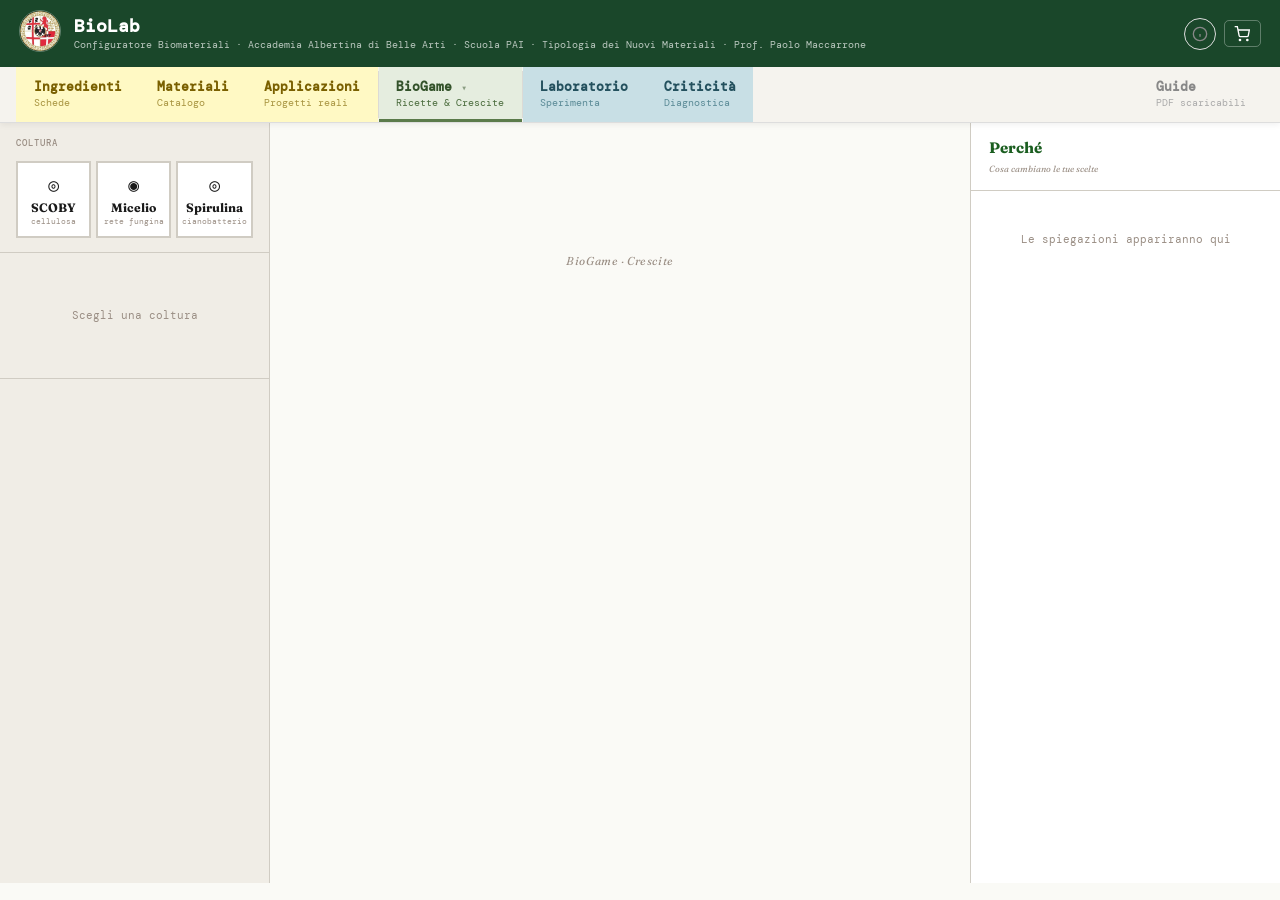
<file: app/biogame_crescite.html>
<!DOCTYPE html>
<html lang="it">
<head>
<meta charset="UTF-8">
<meta name="viewport" content="width=device-width, initial-scale=1.0">
<title>BioGame — Crescite | BioLab</title>
<link rel="stylesheet" href="biolab.css">
<link href="https://fonts.googleapis.com/css2?family=DM+Mono:ital,wght@0,300;0,400;0,500;1,300&family=Fraunces:ital,opsz,wght@0,9..144,300;0,9..144,700;1,9..144,300;1,9..144,500&display=swap" rel="stylesheet">
<style>
:root{
  --verde:#1B5E20;--verde2:#2E7D32;--verde3:#43A047;--verde-p:#C8E6C9;--verde-bg:#E8F5E9;
  --ocra:#8D6E00;--ocra-bg:#FFFDE7;
  --carta:#FAFAF6;--carta2:#F0EDE6;--bordo:#D0CCC3;
  --ink:#1A1A1A;--ink2:#5D5048;--ink3:#9A8E84;
  --rosso:#B71C1C;
  --accent:var(--verde); /* overridden per coltura */
}
*{box-sizing:border-box;margin:0;padding:0}
body{font-family:'DM Mono',monospace;background:var(--carta);color:var(--ink);height:100vh;overflow:hidden;display:flex;flex-direction:column}

header{background:var(--verde);color:white;display:flex;align-items:center;justify-content:space-between;padding:10px 24px;flex-shrink:0}
.logo{font-family:'Fraunces',serif;font-size:1.25rem;font-weight:700}.logo em{font-weight:300;color:var(--verde-p);font-style:italic}
.logo-sub{font-size:.58rem;letter-spacing:.1em;text-transform:uppercase;color:rgba(255,255,255,.45);margin-top:1px}
.hbtn{font-family:'DM Mono';font-size:.65rem;letter-spacing:.08em;text-transform:uppercase;border:1px solid rgba(255,255,255,.3);background:rgba(255,255,255,.1);color:white;padding:7px 14px;cursor:pointer}.hbtn:hover{background:rgba(255,255,255,.2)}.hbtn.active{background:rgba(255,255,255,.28);border-color:white}

/* ══ LAYOUT — wider right panel ══ */
.main{flex:1;display:grid;grid-template-columns:270px 1fr 310px;overflow:hidden}

/* ══ LEFT PANEL ══ */
.panel-left{background:var(--carta2);border-right:1px solid var(--bordo);display:flex;flex-direction:column;overflow-y:auto}
.pl-section{padding:14px 16px;border-bottom:1px solid var(--bordo)}
.pl-title{font-size:.55rem;letter-spacing:.12em;text-transform:uppercase;color:var(--ink3);margin-bottom:10px;font-weight:500}

.coltura-chips{display:flex;gap:5px}
.c-chip{flex:1;padding:9px 4px;border:2px solid var(--bordo);background:white;cursor:pointer;text-align:center;transition:all .25s}
.c-chip:hover{border-color:var(--verde3);background:var(--verde-bg)}
.c-chip.sel{border-color:var(--verde);background:var(--verde-bg);box-shadow:0 2px 12px rgba(27,94,32,.12)}
.c-chip .cc-icon{font-size:1.1rem;margin-bottom:3px}
.c-chip .cc-name{font-family:'Fraunces',serif;font-size:.76rem;font-weight:700;line-height:1.1}
.c-chip .cc-sub{font-size:.5rem;color:var(--ink3);margin-top:1px}

/* Choice groups */
.choice-group{margin-bottom:12px}
.choice-label{font-size:.6rem;color:var(--ink2);margin-bottom:5px;display:flex;align-items:baseline;gap:5px}
.choice-label .cl-num{font-family:'Fraunces',serif;font-weight:700;color:var(--verde3);font-size:.7rem}
.choice-options{display:flex;gap:4px}
.choice-btn{
  padding:7px 5px;border:1.5px solid var(--bordo);background:white;
  font-family:'DM Mono';font-size:.58rem;color:var(--ink2);cursor:pointer;
  transition:all .2s;line-height:1.2;flex:1;min-width:0;text-align:center;
  overflow:hidden;
}
.choice-btn:hover{border-color:var(--verde3);background:var(--verde-bg);color:var(--ink)}
.choice-btn.sel{border-color:var(--accent-color,var(--verde));background:var(--accent-color,var(--verde));color:white;font-weight:500}
.choice-btn .cb-main{display:block;white-space:nowrap;overflow:hidden;text-overflow:ellipsis}
.choice-btn .cb-hint{display:block;font-size:.48rem;opacity:.65;margin-top:1px;font-family:'Fraunces',serif;font-style:italic;white-space:nowrap;overflow:hidden;text-overflow:ellipsis}
.choice-btn.sel .cb-hint{opacity:.85}

/* Slider row */
.slider-group{margin-bottom:14px}
.slider-header{display:flex;justify-content:space-between;align-items:baseline;margin-bottom:2px}
.slider-label{font-size:.6rem;color:var(--ink2);display:flex;align-items:baseline;gap:5px}
.slider-label .cl-num{font-family:'Fraunces',serif;font-weight:700;color:var(--verde3);font-size:.7rem}
.slider-val{font-family:'Fraunces',serif;font-size:.85rem;font-weight:700;font-style:italic}
.slider-desc{font-size:.5rem;color:var(--ink3);font-family:'Fraunces',serif;font-style:italic;margin-top:1px;margin-bottom:6px}
.range-slider{-webkit-appearance:none;appearance:none;width:100%;height:6px;border-radius:3px;outline:none;cursor:pointer}
.range-slider::-webkit-slider-thumb{-webkit-appearance:none;width:20px;height:20px;border-radius:50%;cursor:pointer;box-shadow:0 1px 6px rgba(0,0,0,.2);border:2.5px solid white}
.slider-ticks{display:flex;justify-content:space-between;margin-top:3px;font-size:.46rem;color:var(--ink3)}

/* ══ CENTER — RADAR ══ */
.panel-center{display:flex;flex-direction:column;align-items:center;justify-content:center;position:relative;overflow:hidden;background:var(--carta)}
.radar-wrap{position:relative;width:480px;height:480px}
.radar-svg{width:100%;height:100%}
.radar-label{
  position:absolute;font-family:'Fraunces',serif;font-size:.72rem;font-weight:500;
  color:var(--ink2);text-align:center;pointer-events:none;
  transition:all .4s ease;width:90px;
}
.radar-label .rl-val{font-size:1.15rem;font-weight:700;display:block;margin-top:1px;transition:color .4s}
.radar-label .rl-name{font-size:.56rem;color:var(--ink3);text-transform:uppercase;letter-spacing:.06em}
.radar-coltura{font-family:'Fraunces',serif;font-size:1.5rem;font-weight:700;text-align:center;margin-top:8px;opacity:.55;transition:color .4s}
.radar-sub{font-size:.62rem;color:var(--ink3);text-align:center;margin-top:2px;font-family:'Fraunces',serif;font-style:italic}

/* ══ RIGHT PANEL ══ */
.panel-right{background:white;border-left:1px solid var(--bordo);display:flex;flex-direction:column;overflow-y:auto}
.pr-header{padding:14px 18px;border-bottom:1px solid var(--bordo)}
.pr-title{font-family:'Fraunces',serif;font-size:.95rem;font-weight:700;color:var(--verde)}
.pr-hint{font-size:.56rem;color:var(--ink3);font-style:italic;font-family:'Fraunces',serif;margin-top:2px}
.insight-card{padding:13px 18px;border-bottom:1px solid #f0ece6}
.insight-card:last-child{border-bottom:none}
.ic-choice{font-size:.54rem;letter-spacing:.08em;text-transform:uppercase;margin-bottom:3px;font-weight:500}
.ic-title{font-family:'Fraunces',serif;font-size:.82rem;font-weight:500;color:var(--ink);margin-bottom:5px}
.ic-text{font-size:.63rem;color:var(--ink2);line-height:1.6}
.ic-effect{display:inline-block;font-size:.54rem;padding:2px 7px;margin:3px 3px 0 0;border-radius:2px;font-family:'DM Mono'}
.ic-effect.pos{background:#E8F5E9;color:var(--verde2)}
.ic-effect.neg{background:#FFF3E0;color:#E65100}
.ic-effect.neutral{background:#F5F5F5;color:#757575}

.empty{display:flex;flex-direction:column;align-items:center;justify-content:center;height:100%;text-align:center;padding:40px}
.empty h3{font-family:'Fraunces',serif;font-size:1.1rem;color:var(--verde);font-weight:300;margin-bottom:8px}
.empty p{font-size:.68rem;color:var(--ink3);line-height:1.5}


/* ── Override per integrazione BioLab ── */
body { height:auto; overflow:auto; display:block; font-family:'DM Mono',monospace; }
header { display:none !important; }
.bg-wrapper { height: calc(100vh - 140px); overflow: hidden; display: flex; flex-direction: column; }
</style>
</head>
<body>

<div id="blHeader" class="bl-header"></div>

<div class="bg-wrapper">
  <div class="main">
    <div class="panel-left">
      <div class="pl-section">
        <div class="pl-title">Coltura</div>
        <div class="coltura-chips" id="coltura-chips">
          <div class="c-chip" onclick="selectColtura('scoby')"><div class="cc-icon">◎</div><div class="cc-name">SCOBY</div><div class="cc-sub">cellulosa</div></div>
          <div class="c-chip" onclick="selectColtura('micelio')"><div class="cc-icon">◉</div><div class="cc-name">Micelio</div><div class="cc-sub">rete fungina</div></div>
          <div class="c-chip" onclick="selectColtura('spirulina')"><div class="cc-icon">◎</div><div class="cc-name">Spirulina</div><div class="cc-sub">cianobatterio</div></div>
        </div>
      </div>
      <div class="pl-section" id="choices-container"><div class="empty"><p>Scegli una coltura</p></div></div>
    </div>
    <div class="panel-center">
      <div style="font-family:'Fraunces',serif;font-size:.72rem;color:var(--ink3);text-align:center;padding:6px 0 0;font-style:italic;letter-spacing:.05em">BioGame · Crescite</div>
      <div class="radar-wrap" id="radar-wrap"><svg class="radar-svg" id="radar-svg" viewBox="0 0 480 480"></svg></div>
      <div class="radar-coltura" id="radar-coltura"></div>
      <div class="radar-sub" id="radar-sub"></div>
    </div>
    <div class="panel-right">
      <div class="pr-header"><div class="pr-title">Perché</div><div class="pr-hint">Cosa cambiano le tue scelte</div></div>
      <div id="insights-container"><div class="empty"><p>Le spiegazioni appariranno qui</p></div></div>
    </div>
  </div><!-- /main -->
</div><!-- /bg-wrapper -->

<script src="biolab-core.js"></script>
<script>
// ═══════════════════════════════════════
// ACCENTS per coltura
// ═══════════════════════════════════════
const ACCENTS = {
  scoby: '#C07020',   // warm orange-amber
  micelio: '#5D4037', // dark earth brown
  spirulina: '#00796B' // deep teal
};
const ACCENT_BG = {
  scoby: '#FFF3E0',
  micelio: '#EFEBE9',
  spirulina: '#E0F2F1'
};
const ACCENT_LIGHT = {
  scoby: 'rgba(192,112,32,.12)',
  micelio: 'rgba(93,64,55,.10)',
  spirulina: 'rgba(0,121,107,.10)'
};

// ═══════════════════════════════════════
// AXES — 5 per coltura, 3 comuni + 2 specifici
// ═══════════════════════════════════════
const AXES = {
  scoby: [
    {id:'flex', name:'Flessibilità'},
    {id:'resist', name:'Resistenza'},
    {id:'resH2O', name:'Res. acqua'},
    {id:'trasp', name:'Trasparenza'},
    {id:'lavorab', name:'Lavorabilità'}
  ],
  micelio: [
    {id:'flex', name:'Flessibilità'},
    {id:'resist', name:'Resistenza'},
    {id:'resH2O', name:'Res. acqua'},
    {id:'leggerezza', name:'Leggerezza'},
    {id:'isolamento', name:'Isolamento'}
  ],
  spirulina: [
    {id:'flex', name:'Flessibilità'},
    {id:'resist', name:'Resistenza'},
    {id:'resH2O', name:'Res. acqua'},
    {id:'pigmento', name:'Pigmentazione'},
    {id:'integrab', name:'Integrabilità'}
  ]
};

// ═══════════════════════════════════════
// COLTURE DATA
// ═══════════════════════════════════════
const COLTURE = {
  scoby: {
    nome:'SCOBY', sotto:'Cellulosa batterica',
    base:{flex:55, resist:30, resH2O:15, trasp:35, lavorab:60},
    // SLIDER: durata crescita (giorni)
    slider:{
      id:'giorni', label:'Durata crescita', num:'1',
      min:5, max:35, step:1, val:14, unit:'giorni',
      ticks:['5','10','14','21','28','35'],
      desc:'Trascina per esplorare spessore e proprietà',
      // Continuous effect function
      effect(v){
        const t = (v-5)/30; // 0→1
        return {
          flex: -t*30,        // più giorni = meno flessibile
          resist: t*25,       // più giorni = più resistente
          resH2O: t*15,       // più giorni = più resH2O (acetico)
          trasp: -t*18,       // più giorni = più opaco
          lavorab: -t*20      // più giorni = meno lavorabile
        };
      },
      perche(v){
        if(v<=9) return {titolo:`${v} giorni — pellicola sottile`, testo:'Pellicola di 2-3 mm umida. Molto flessibile, quasi tessuto. Si taglia e cuce facilmente. Ma fragile e sensibile all\'acqua.', effetti:['+flex','+lavorab','−resist']};
        if(v<=17) return {titolo:`${v} giorni — crescita standard`, testo:'Pellicola di 5-8 mm umida. Buon equilibrio tra flessibilità e resistenza. Punto di partenza consigliato.', effetti:['equilibrato']};
        if(v<=24) return {titolo:`${v} giorni — pellicola spessa`, testo:'Pellicola densa, 8-12 mm. Più rigida e opaca. Buona per applicazioni strutturali. Più acido acetico = migliore resistenza acqua.', effetti:['+resist','+resH2O','−flex']};
        return {titolo:`${v} giorni — massimo spessore`, testo:'Pellicola molto densa (>12 mm). Tende a stratificarsi. Dura e poco flessibile. Può essere tagliata in lastre. Odore acetico forte.', effetti:['+resist','+resH2O','−flex','−lavorab']};
      }
    },
    scelte:[
      {id:'te', label:'Tipo di tè', num:'2',
        opzioni:[
          {nome:'Nero', hint:'denso, tannini', val:{resist:+8, trasp:-10, lavorab:0, flex:0, resH2O:+3},
           perche:{titolo:'Tè nero — tannini abbondanti', testo:'I tannini reticolano le fibre di cellulosa. Pellicola più densa, leggermente brunita, migliore resistenza meccanica.', effetti:['+resist','+resH2O','−trasp']}},
          {nome:'Verde', hint:'leggero, chiaro', val:{resist:-5, trasp:+15, lavorab:+5, flex:+8, resH2O:-3},
           perche:{titolo:'Tè verde — meno tannini', testo:'Pellicola più chiara e sottile. Più flessibile ma meno resistente. Colore pallido, quasi lattiginoso.', effetti:['+trasp','+flex','−resist']}},
          {nome:'Oolong', hint:'via di mezzo', val:{resist:+3, trasp:+2, lavorab:+2, flex:+3, resH2O:0},
           perche:{titolo:'Oolong — ossidazione parziale', testo:'Via di mezzo tra nero e verde. Tannini moderati, colore ambrato leggero. Buon compromesso.', effetti:['equilibrato']}}
        ]
      },
      {id:'essiccazione', label:'Essiccazione', num:'3',
        opzioni:[
          {nome:'Umido', hint:'morbido, deperibile', val:{flex:+15, resist:-15, trasp:-5, resH2O:-20, lavorab:+15},
           perche:{titolo:'Nessuna essiccazione', testo:'Morbido, pieghevole, si modella. Si degrada in giorni. Per installazioni temporanee o stampaggio.', effetti:['+flex','+lavorab','−resH2O','−resist']}},
          {nome:'All\'aria', hint:'pergamena', val:{flex:-10, resist:+10, trasp:+15, resH2O:+5, lavorab:0},
           perche:{titolo:'Essiccazione all\'aria', testo:'Perde ~75% spessore. Diventa traslucida tipo pergamena. Abbastanza rigida ma piegabile se reidratata.', effetti:['+trasp','+resist','−flex']}},
          {nome:'Ventilata', hint:'rapida, rigido', val:{flex:-18, resist:+18, trasp:+10, resH2O:+15, lavorab:-8},
           perche:{titolo:'Essiccazione ventilata 40°C', testo:'Più rapida e uniforme. Materiale più rigido, superficie liscia. Meno lavorabile a freddo.', effetti:['+resist','+resH2O','−flex','−lavorab']}}
        ]
      },
      {id:'post', label:'Post-processing', num:'4',
        opzioni:[
          {nome:'Nessuno', hint:'naturale', val:{flex:0, resist:0, trasp:0, resH2O:0, lavorab:0},
           perche:{titolo:'Nessun trattamento', testo:'Il materiale resta nel suo stato naturale. Utile per capire le proprietà di base.', effetti:['nessuna modifica']}},
          {nome:'Glicerina', hint:'morbido, cucibile', val:{flex:+20, resist:-8, trasp:+5, resH2O:-5, lavorab:+20},
           perche:{titolo:'Bagno in glicerina', testo:'Penetra nelle fibre, le mantiene mobili. Morbido quasi come cuoio. Si cuce, piega, avvolge. Ma diventa igroscopico.', effetti:['+flex','+lavorab','−resist','−resH2O']}},
          {nome:'Tannini', hint:'resistente, scuro', val:{flex:-5, resist:+5, trasp:-20, resH2O:+20, lavorab:-3},
           perche:{titolo:'Concia con tannini', testo:'Come la concia del cuoio: reticola le proteine residue. Colore bruno intenso. Miglior resistenza all\'acqua.', effetti:['+resH2O','−trasp']}},
          {nome:'Cera d\'api', hint:'impermeabile', val:{flex:-3, resist:+3, trasp:-12, resH2O:+18, lavorab:-5},
           perche:{titolo:'Cera d\'api', testo:'Coating superficiale idrofobo. Non penetra, agisce in superficie. Finitura satinata.', effetti:['+resH2O','−trasp']}}
        ]
      }
    ]
  },

  micelio: {
    nome:'Micelio', sotto:'Rete fungina su substrato',
    base:{flex:10, resist:35, resH2O:15, leggerezza:70, isolamento:65},
    slider:{
      id:'colonizzazione', label:'Colonizzazione', num:'2',
      min:50, max:110, step:5, val:100, unit:'%',
      ticks:['50%','70%','100%','110%'],
      desc:'100% = tutto bianco. Oltre = pelle superficiale',
      effect(v){
        const t = (v-50)/60; // 0→1
        return {
          flex: t<0.5 ? t*10 : -(t-0.5)*20,
          resist: t*25 - 5,
          resH2O: t*15 - 5,
          leggerezza: -t*15,
          isolamento: t<0.8 ? t*5 : -(t-0.8)*30
        };
      },
      perche(v){
        if(v<70) return {titolo:`${v}% — colonizzazione parziale`, testo:'Il micelio non ha legato tutto il substrato. Blocco friabile, fragile ai bordi. Rapido ma materiale debole.', effetti:['−resist','−resH2O','fragile']};
        if(v<95) return {titolo:`${v}% — quasi completa`, testo:'La maggior parte del substrato è colonizzata. Ancora qualche zona visibile. Buona coesione ma non ottimale.', effetti:['in progresso']};
        if(v<=105) return {titolo:`${v}% — completa`, testo:'Tutto bianco. Rete continua. Punto di raccolta ottimale per la maggior parte delle applicazioni.', effetti:['ottimale']};
        return {titolo:`${v}% — colonizzazione estesa`, testo:'Il micelio si addensa, forma "pelle" superficiale. Più compatto ma rischio fruttificazione (funghi che spuntano).', effetti:['+resist','−leggerezza','rischio frutti']};
      }
    },
    scelte:[
      {id:'substrato', label:'Substrato', num:'1',
        opzioni:[
          {nome:'Segatura', hint:'compatto, denso', val:{resist:+15, flex:-5, resH2O:+5, leggerezza:-15, isolamento:-5},
           perche:{titolo:'Segatura hardwood', testo:'Fibra di legno duro → composito compatto e resistente. Pesante ma meccanicamente forte.', effetti:['+resist','−leggerezza']}},
          {nome:'Fondi caffè', hint:'veloce, nutriente', val:{resist:+5, flex:+5, resH2O:0, leggerezza:+5, isolamento:+5},
           perche:{titolo:'Fondi di caffè', testo:'Già pastorizzati dal brewing. Colonizzazione rapida grazie ai nutrienti residui. Risultato equilibrato.', effetti:['veloce','equilibrato']}},
          {nome:'Paglia', hint:'leggero, isolante', val:{resist:-5, flex:+10, resH2O:-5, leggerezza:+20, isolamento:+15},
           perche:{titolo:'Paglia tritata', testo:'Fibre cave e leggere. Eccellente isolante termico/acustico. Molto leggero. Meno resistente.', effetti:['+leggerezza','+isolamento','−resist']}},
          {nome:'Mix', hint:'segatura + caffè', val:{resist:+10, flex:0, resH2O:+3, leggerezza:-5, isolamento:+5},
           perche:{titolo:'Mix segatura + caffè', testo:'Densità della segatura + velocità del caffè. Buon compromesso pratico.', effetti:['+resist','equilibrato']}}
        ]
      },
      {id:'compressione', label:'Compressione', num:'3',
        opzioni:[
          {nome:'Leggera', hint:'poroso, isolante', val:{resist:-5, flex:+5, resH2O:-3, leggerezza:+15, isolamento:+15},
           perche:{titolo:'Compressione leggera', testo:'Struttura porosa conservata. Massimo potere isolante e minimo peso. Meno resistente allo schiacciamento.', effetti:['+leggerezza','+isolamento','−resist']}},
          {nome:'Media', hint:'equilibrato', val:{resist:+5, flex:0, resH2O:+3, leggerezza:0, isolamento:0},
           perche:{titolo:'Compressione media', testo:'Riduce spessore del 30-40%. Buon compromesso densità/porosità. Tiene la forma nello stampo.', effetti:['equilibrato']}},
          {nome:'Forte', hint:'denso, strutturale', val:{resist:+18, flex:-10, resH2O:+12, leggerezza:-20, isolamento:-15},
           perche:{titolo:'Compressione forte', testo:'Blocco denso, simile a pannello truciolare. Perde proprietà isolanti ma guadagna resistenza meccanica.', effetti:['+resist','+resH2O','−leggerezza','−isolamento']}}
        ]
      },
      {id:'post', label:'Finitura', num:'4',
        opzioni:[
          {nome:'Nessuna', hint:'naturale', val:{resist:0, flex:0, resH2O:0, leggerezza:0, isolamento:0},
           perche:{titolo:'Nessun trattamento', testo:'Blocco disattivato (cotto 70-80°C). Superficie opaca, colore del substrato.', effetti:['nessuna modifica']}},
          {nome:'Pressa calda', hint:'skin, +densità', val:{resist:+20, flex:-10, resH2O:+5, leggerezza:-10, isolamento:-10},
           perche:{titolo:'Pressatura a caldo', testo:'150-180°C. Crea "pelle" superficiale liscia e dura. Molto più denso. Aspetto professionale.', effetti:['+resist','−flex','−leggerezza']}},
          {nome:'Gommalacca', hint:'impermeabile', val:{resist:+5, flex:-3, resH2O:+30, leggerezza:0, isolamento:0},
           perche:{titolo:'Coating gommalacca', testo:'Vernice naturale, barriera impermeabile. Finitura lucida. Protegge superficie dall\'umidità.', effetti:['+resH2O','finitura lucida']}}
        ]
      }
    ]
  },

  spirulina: {
    nome:'Spirulina', sotto:'Cianobatterio → biomassa',
    base:{flex:10, resist:10, resH2O:5, pigmento:75, integrab:65},
    slider:{
      id:'densita', label:'Densità coltura', num:'1',
      min:5, max:40, step:1, val:20, unit:'g/L',
      ticks:['5','10','20','30','40'],
      desc:'Più densa = più pigmento, crescita più lunga',
      effect(v){
        const t = (v-5)/35;
        return {
          flex: t*5,
          resist: t*5,
          resH2O: t*5,
          pigmento: t*25 - 5,
          integrab: -t*15
        };
      },
      perche(v){
        if(v<=10) return {titolo:`${v} g/L — diluita`, testo:'Verde chiaro, poca biomassa. Resa bassa ma qualità alta. Buona come pigmento delicato.', effetti:['−pigmento','+integrab','bassa resa']};
        if(v<=25) return {titolo:`${v} g/L — standard`, testo:'14-21 giorni con LED. Verde intenso. Buon compromesso resa/qualità.', effetti:['standard']};
        return {titolo:`${v} g/L — molto densa`, testo:'Crescita prolungata, LED 24h, 30°C. Verde scuro quasi blu. Abbondante ma più difficile da integrare uniformemente.', effetti:['+pigmento','+resist','−integrab']};
      }
    },
    scelte:[
      {id:'destinazione', label:'Destinazione', num:'2',
        opzioni:[
          {nome:'Foglio', hint:'essiccato, fragile', val:{resist:-10, flex:-20, pigmento:+10, integrab:-30, resH2O:-10},
           perche:{titolo:'Foglio essiccato', testo:'Biomassa filtrata e stesa. Sottile, verde intenso, fragile. Interessante visivamente ma non strutturale.', effetti:['−flex','−resist','+pigmento','fragile']}},
          {nome:'Composito', hint:'con matrice', val:{resist:+20, flex:+25, pigmento:-5, integrab:+15, resH2O:+10},
           perche:{titolo:'Composito con matrice', testo:'Biomassa miscelata con agar o amido (→ BioGame chimico). La matrice dà struttura, la spirulina colore e biodegradabilità.', effetti:['+resist','+flex','+resH2O','→ chimico']}},
          {nome:'Pigmento', hint:'→ BioGame chimico', val:{resist:-10, flex:0, pigmento:+25, integrab:+25, resH2O:0},
           perche:{titolo:'Biomassa come pigmento', testo:'Non diventa materiale autonomo. Colora altri biomateriali nel BioGame chimico. Massima integrabilità.', effetti:['+pigmento','+integrab','→ chimico']}}
        ]
      },
      {id:'post', label:'Post-processing', num:'3',
        opzioni:[
          {nome:'Nessuno', hint:'tal quale', val:{resist:0, flex:0, pigmento:0, integrab:0, resH2O:0},
           perche:{titolo:'Nessun trattamento', testo:'Materiale nel suo stato naturale. Per fogli: fragile. Per compositi: dipende dalla matrice.', effetti:['nessuna modifica']}},
          {nome:'Matrice agar', hint:'+struttura', val:{resist:+20, flex:+15, pigmento:-10, integrab:+5, resH2O:+10},
           perche:{titolo:'Matrice agar/amido', testo:'Struttura biopolimerica. Film colorato con proprietà meccaniche decenti. La matrice "diluisce" il colore.', effetti:['+resist','+flex','−pigmento']}},
          {nome:'Glicerina', hint:'+flessibilità', val:{resist:-5, flex:+15, pigmento:0, integrab:+5, resH2O:-5},
           perche:{titolo:'Plastificazione glicerina', testo:'Aggiunta al composito. Più flessibile ma meno resistente all\'acqua (igroscopica).', effetti:['+flex','−resist','−resH2O']}}
        ]
      }
    ]
  }
};

// ═══ STATE ═══
let cur = null; // current coltura key
let choices = {};
let sliderVal = 0;

// ═══ RADAR ═══
const CX=240, CY=225, R=160;
let currentV=[0,0,0,0,0], targetV=[0,0,0,0,0];
let animFrame=null;

function ptAt(i,r){const a=-Math.PI/2+(2*Math.PI*i/5);return[CX+r*Math.cos(a),CY+r*Math.sin(a)]}
function lblAt(i){const r=R+44;const a=-Math.PI/2+(2*Math.PI*i/5);return[CX+r*Math.cos(a),CY+r*Math.sin(a)]}

function smoothPath(pts){
  const n=pts.length;let d=`M${pts[0][0]} ${pts[0][1]}`;
  for(let i=0;i<n;i++){
    const c=pts[i],nx=pts[(i+1)%n],pv=pts[(i-1+n)%n];
    const f=0.25;
    const dx1=(nx[0]-pv[0])*f, dy1=(nx[1]-pv[1])*f;
    const nnx=pts[(i+2)%n];
    const dx2=(c[0]-nnx[0])*f, dy2=(c[1]-nnx[1])*f;
    d+=` C${c[0]+dx1} ${c[1]+dy1},${nx[0]+dx2} ${nx[1]+dy2},${nx[0]} ${nx[1]}`;
  }
  return d;
}

function renderRadar(){
  if(!cur) return;
  const svg=document.getElementById('radar-svg');
  const axes=AXES[cur], acc=ACCENTS[cur];
  let g='';
  // Grid
  for(let ring=1;ring<=4;ring++){
    const rr=R*ring/4;const ps=[];for(let i=0;i<5;i++)ps.push(ptAt(i,rr));
    g+=`<polygon points="${ps.map(p=>p.join(',')).join(' ')}" fill="none" stroke="${ring===4?'#c8c4bc':'#e8e4de'}" stroke-width="${ring===4?1.5:0.7}" ${ring<4?'stroke-dasharray="3,3"':''}/>`;
  }
  for(let i=0;i<5;i++){const[x,y]=ptAt(i,R);g+=`<line x1="${CX}" y1="${CY}" x2="${x}" y2="${y}" stroke="#e0dcd6" stroke-width="0.6"/>`}
  // Shape
  const dp=currentV.map((v,i)=>ptAt(i,R*Math.max(0.06,v/100)));
  const sp=smoothPath(dp);
  g+=`<defs>
    <radialGradient id="rg" cx="50%" cy="45%" r="60%"><stop offset="0%" stop-color="${acc}" stop-opacity="0.3"/><stop offset="100%" stop-color="${acc}" stop-opacity="0.06"/></radialGradient>
    <filter id="glow"><feGaussianBlur stdDeviation="8" result="b"/><feMerge><feMergeNode in="b"/><feMergeNode in="SourceGraphic"/></feMerge></filter>
  </defs>
  <path d="${sp}" fill="url(#rg)" stroke="${acc}" stroke-width="2.5" filter="url(#glow)" opacity="0.9"/>
  <path d="${sp}" fill="none" stroke="${acc}" stroke-width="1.2" stroke-opacity="0.4"/>`;
  dp.forEach(([x,y])=>{g+=`<circle cx="${x}" cy="${y}" r="5" fill="${acc}" stroke="white" stroke-width="2.5"/>`});
  svg.innerHTML=g;
  // Labels
  const w=document.getElementById('radar-wrap');
  w.querySelectorAll('.radar-label').forEach(e=>e.remove());
  axes.forEach((ax,i)=>{
    const[lx,ly]=lblAt(i);const v=Math.round(currentV[i]);
    const el=document.createElement('div');el.className='radar-label';
    el.style.cssText=`left:${lx}px;top:${ly}px;transform:translate(-50%,-50%)`;
    el.innerHTML=`<span class="rl-val" style="color:${acc}">${v}</span><span class="rl-name">${ax.name}</span>`;
    w.appendChild(el);
  });
}

function animate(){
  let moving=false;
  for(let i=0;i<5;i++){const d=targetV[i]-currentV[i];if(Math.abs(d)>0.3){currentV[i]+=d*0.14;moving=true}else currentV[i]=targetV[i]}
  renderRadar();
  if(moving)animFrame=requestAnimationFrame(animate);else animFrame=null;
}
function kick(){if(!animFrame)animFrame=requestAnimationFrame(animate)}

// ═══ CALC ═══
function calcProfile(){
  if(!cur) return;
  const c=COLTURE[cur], axes=AXES[cur];
  const vals={...c.base};
  // Slider effect
  if(c.slider){
    const ef=c.slider.effect(sliderVal);
    for(const[k,v]of Object.entries(ef)) vals[k]=Math.max(0,Math.min(100,(vals[k]||0)+v));
  }
  // Discrete choices
  c.scelte.forEach(s=>{
    const idx=choices[s.id];
    if(idx!==undefined){const opt=s.opzioni[idx];for(const[k,v]of Object.entries(opt.val))vals[k]=Math.max(0,Math.min(100,(vals[k]||0)+v))}
  });
  axes.forEach((ax,i)=>{targetV[i]=vals[ax.id]||0});
  kick();
}

// ═══ UI ═══
function selectColtura(k){
  cur=k; choices={}; sliderVal=COLTURE[k].slider.val;
  currentV=AXES[k].map(ax=>COLTURE[k].base[ax.id]||0);
  targetV=[...currentV];
  // Accent
  document.documentElement.style.setProperty('--accent-color', ACCENTS[k]);
  // Chips
  document.querySelectorAll('.c-chip').forEach((el,i)=>{el.classList.toggle('sel',['scoby','micelio','spirulina'][i]===k)});
  document.getElementById('radar-coltura').textContent=COLTURE[k].nome;
  document.getElementById('radar-coltura').style.color=ACCENTS[k];
  document.getElementById('radar-sub').textContent=COLTURE[k].sotto;
  renderChoices(); calcProfile(); renderInsights();
}

function setSlider(v){sliderVal=+v; calcProfile(); renderInsights();
  document.getElementById('slider-val-display').textContent=v+' '+COLTURE[cur].slider.unit;
  document.getElementById('slider-val-display').style.color=ACCENTS[cur];
}

function selectChoice(sid,idx){choices[sid]=idx; calcProfile(); renderChoices(); renderInsights()}

function renderChoices(){
  const c=COLTURE[cur], s=c.slider, acc=ACCENTS[cur];
  let h=`<div class="pl-title">Scelte progettuali</div>`;
  // Slider
  h+=`<div class="slider-group">
    <div class="slider-header">
      <div class="slider-label"><span class="cl-num">${s.num}</span> ${s.label}</div>
      <div class="slider-val" id="slider-val-display" style="color:${acc}">${sliderVal} ${s.unit}</div>
    </div>
    <div class="slider-desc">${s.desc}</div>
    <input type="range" class="range-slider" min="${s.min}" max="${s.max}" step="${s.step}" value="${sliderVal}"
      oninput="setSlider(this.value)"
      style="background:linear-gradient(to right,${ACCENT_BG[cur]},${acc});--thumb-color:${acc}">
    <div class="slider-ticks">${s.ticks.map(t=>`<span>${t}</span>`).join('')}</div>
  </div>`;
  // Discrete choices
  c.scelte.forEach(sc=>{
    h+=`<div class="choice-group"><div class="choice-label"><span class="cl-num">${sc.num}</span> ${sc.label}</div><div class="choice-options">`;
    sc.opzioni.forEach((opt,i)=>{
      const sel=choices[sc.id]===i;
      h+=`<div class="choice-btn ${sel?'sel':''}" onclick="selectChoice('${sc.id}',${i})" ${sel?`style="background:${acc};border-color:${acc}"`:''}><span class="cb-main">${opt.nome}</span><span class="cb-hint">${opt.hint}</span></div>`;
    });
    h+='</div></div>';
  });
  document.getElementById('choices-container').innerHTML=h;
  // Style slider thumb
  const ss=document.querySelector('.range-slider');
  if(ss){
    ss.style.setProperty('--thumb-color',acc);
    const style=document.getElementById('dynamic-thumb')||document.createElement('style');
    style.id='dynamic-thumb';
    style.textContent=`.range-slider::-webkit-slider-thumb{background:${acc}} .range-slider::-moz-range-thumb{background:${acc}}`;
    document.head.appendChild(style);
  }
}

function renderInsights(){
  const c=COLTURE[cur], acc=ACCENTS[cur];
  let h='';
  // Slider insight
  if(c.slider){
    const p=c.slider.perche(sliderVal);
    h+=`<div class="insight-card"><div class="ic-choice" style="color:${acc}">${c.slider.label}</div><div class="ic-title">${p.titolo}</div><div class="ic-text">${p.testo}</div><div style="margin-top:5px">${p.effetti.map(e=>{const cls=e.startsWith('+')?'pos':e.startsWith('−')||e.startsWith('-')?'neg':'neutral';return`<span class="ic-effect ${cls}">${e}</span>`}).join('')}</div></div>`;
  }
  // Choice insights
  c.scelte.forEach(s=>{
    const idx=choices[s.id];
    if(idx===undefined) return;
    const opt=s.opzioni[idx], p=opt.perche;
    h+=`<div class="insight-card"><div class="ic-choice" style="color:${acc}">${s.label}</div><div class="ic-title">${p.titolo}</div><div class="ic-text">${p.testo}</div><div style="margin-top:5px">${p.effetti.map(e=>{const cls=e.startsWith('+')?'pos':e.startsWith('−')||e.startsWith('-')?'neg':'neutral';return`<span class="ic-effect ${cls}">${e}</span>`}).join('')}</div></div>`;
  });
  if(!h) h='<div class="empty" style="padding:30px"><p>Fai una scelta per vedere le spiegazioni</p></div>';
  document.getElementById('insights-container').innerHTML=h;
}

renderRadar();
</script>
</body>
</html>
</file>
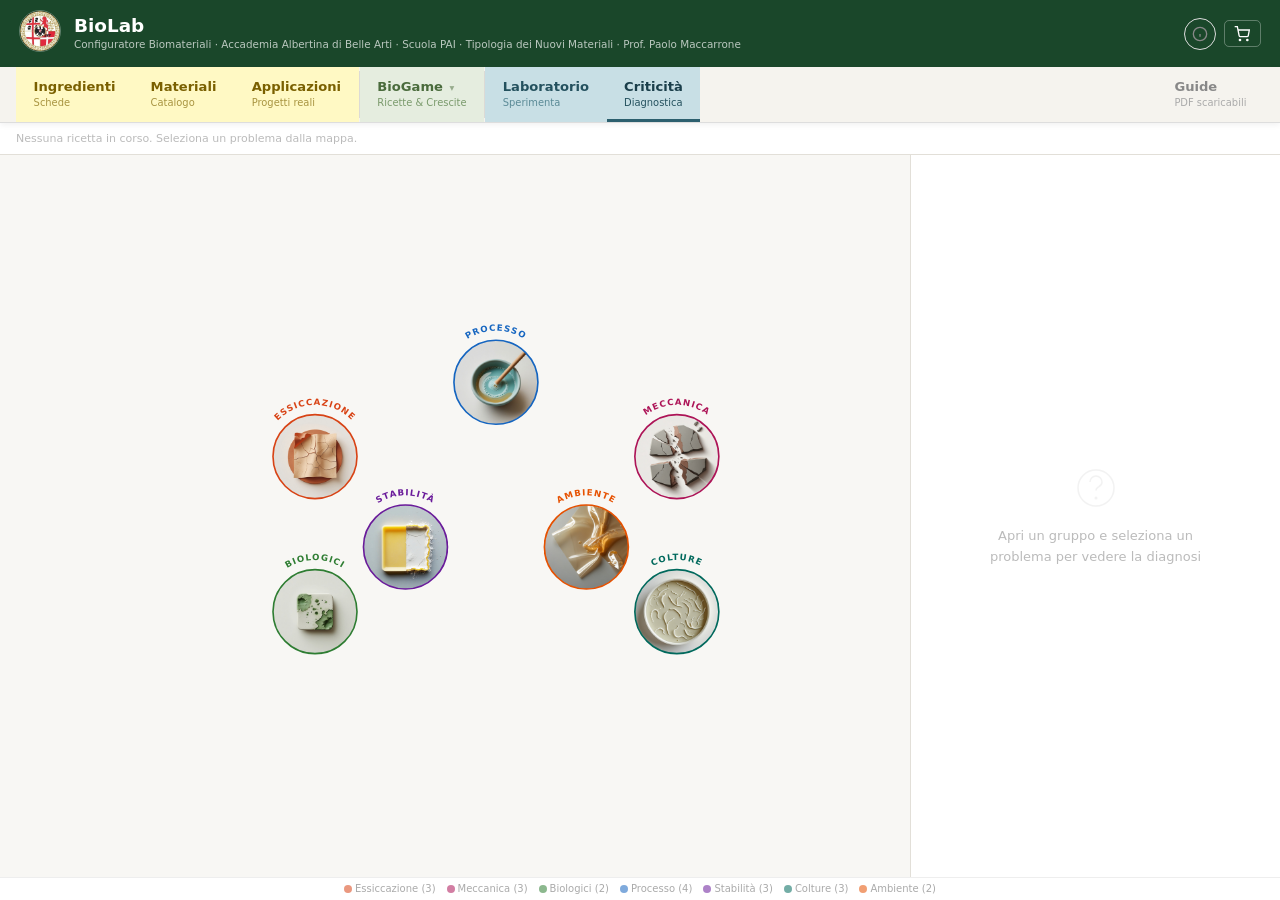
<file: app/criticita.html>
<!DOCTYPE html>
<html lang="it">
<head>
<meta charset="UTF-8">
<meta name="viewport" content="width=device-width, initial-scale=1.0">
<title>BioLab — Criticità</title>
<link rel="stylesheet" href="biolab.css">
<style>
/* === CRITICITA PAGE STYLES === */
/* Body flex column: header at top, wrapper fills rest */
html,body{height:100%;margin:0}
body{display:flex;flex-direction:column}
.bl-header{flex-shrink:0}
.crit-wrapper{display:flex;flex-direction:column;flex:1;min-height:0;overflow:hidden}
.crit-layout{display:flex;flex:1;min-height:0;overflow:hidden}
@media(max-width:680px){.crit-layout{flex-direction:column}}

/* Map side */
.crit-map{flex:1;display:flex;align-items:center;justify-content:center;padding:8px;min-width:0;background:#f8f7f4;position:relative}
.crit-map svg{width:100%;height:100%;max-width:700px}

/* Sidebar overlay (left side of map) */
.crit-sidebar{position:absolute;left:12px;top:12px;bottom:12px;width:185px;display:flex;flex-direction:column;gap:8px;z-index:5;overflow-y:auto;scrollbar-width:thin;pointer-events:none}
.crit-sidebar>*{pointer-events:auto}
.crit-sidebar:empty{display:none}
@media(max-width:960px){.crit-sidebar{width:160px;left:8px;top:8px}}
@media(max-width:680px){.crit-sidebar{position:relative;left:0;top:0;bottom:auto;width:100%;flex-direction:row;overflow-x:auto;overflow-y:hidden}}

/* Recipe card */
.sb-card{background:rgba(255,255,255,.92);backdrop-filter:blur(6px);border:1px solid #e2dfd8;border-radius:10px;padding:10px 11px;font-size:10.5px}
.sb-title{font-size:9px;text-transform:uppercase;letter-spacing:.07em;font-weight:700;color:#aaa;margin-bottom:6px;display:flex;align-items:center;gap:5px}
.sb-title svg{opacity:.4}
.sb-row{display:flex;align-items:center;gap:5px;margin-bottom:4px}
.sb-dot{width:7px;height:7px;border-radius:50%;flex-shrink:0}
.sb-name{color:#444;font-weight:500;flex:1;min-width:0;overflow:hidden;text-overflow:ellipsis;white-space:nowrap}
.sb-fam{font-size:8px;color:#aaa;white-space:nowrap}
.sb-empty{color:#ccc;font-style:italic;font-size:10px}

/* Properties mini-bars */
.sb-props{margin-top:8px;padding-top:7px;border-top:1px solid #eee}
.sb-prow{display:flex;align-items:center;gap:5px;margin-bottom:3px}
.sb-plbl{font-size:8.5px;color:#999;width:52px;flex-shrink:0;text-align:right}
.sb-pbar{flex:1;height:4px;background:#eee;border-radius:2px;overflow:hidden}
.sb-pfill{height:100%;border-radius:2px;transition:width .3s}
.sb-pval{font-size:8px;color:#bbb;width:22px}

/* Quick tips */
.sb-tip{background:rgba(255,255,255,.88);backdrop-filter:blur(6px);border:1px solid #e2dfd8;border-radius:10px;padding:9px 10px}
.sb-tip-hd{font-size:9px;text-transform:uppercase;letter-spacing:.06em;font-weight:700;margin-bottom:5px;display:flex;align-items:center;gap:4px}
.sb-tip-item{font-size:10px;line-height:1.5;color:#555;margin-bottom:5px;padding-left:10px;text-indent:-10px}
.sb-tip-item:last-child{margin-bottom:0}
.sb-tip-item::before{content:"→ ";color:#b8a088;font-weight:700}

/* Panel side */
.crit-pan{width:370px;flex-shrink:0;background:#fff;border-left:1px solid #e2dfd8;display:flex;flex-direction:column;overflow:hidden}
@media(max-width:860px){.crit-pan{width:310px}}
@media(max-width:680px){.crit-map{flex:none;height:52vh}.crit-pan{width:100%;flex:1;border-left:none;border-top:1px solid #e2dfd8}}

/* Context bar — single line, horizontal scroll */
.crit-ctx{padding:5px 16px;background:#fff;border-bottom:1px solid #e2dfd8;display:flex;align-items:center;gap:6px;overflow-x:auto;overflow-y:hidden;white-space:nowrap;flex-shrink:0;min-height:32px;scrollbar-width:thin}
.crit-ctx::-webkit-scrollbar{height:3px}
.crit-ctx::-webkit-scrollbar-thumb{background:#ddd;border-radius:3px}
.crit-ctx-lbl{font-size:9px;color:#aaa;text-transform:uppercase;letter-spacing:.06em;font-weight:600;flex-shrink:0}
.crit-ctx-chip{font-size:10px;padding:2px 8px;border-radius:12px;background:#e8f0eb;color:#2d5a3d;font-weight:500;flex-shrink:0}
.crit-chip-tav{background:#eee;color:#777;cursor:pointer;transition:all .15s}
.crit-chip-tav:hover{background:#d5e8d0;color:#2d5a3d}
.crit-chip-cart{background:#f0ece6;color:#8a7a5a;cursor:pointer;transition:all .15s}
.crit-chip-cart:hover{background:#e8e0d4;color:#6a5a3a}
.crit-chip-act{font-size:9px;font-weight:700;margin-left:2px;opacity:.6}
.crit-ctx-sep{width:1px;height:16px;background:#e0dcd6;flex-shrink:0}
.crit-ctx-hint{font-size:9px;color:#bbb;font-style:italic;flex-shrink:0;margin-left:auto}
.crit-ctx-empty{font-size:11px;color:#bbb}

/* Panel empty */
.pan-empty{display:flex;align-items:center;justify-content:center;flex:1;text-align:center;padding:32px}
.pan-empty-ico{width:48px;height:48px;margin:0 auto 14px;opacity:.12}
.pan-empty-txt{font-size:13px;color:#bbb;line-height:1.6;max-width:220px;margin:0 auto}

/* Panel header */
.pan-hd{padding:12px 15px;display:flex;align-items:flex-start;gap:9px;flex-shrink:0}
.pan-badge{width:33px;height:33px;border-radius:50%;display:flex;align-items:center;justify-content:center;font-size:9.5px;font-weight:800;flex-shrink:0}
.pan-t{font-size:14px;font-weight:700}
.pan-s{font-size:11.5px;color:#999;margin-top:1px}
.pan-body{flex:1;overflow-y:auto;padding:12px 15px}

/* Diagnosis cards */
.dx{border-radius:9px;padding:11px 12px;margin-bottom:7px}
.dx:first-of-type{background:#f7faf8;border:1px solid #c8dcc8}
.dx:not(:first-of-type){background:#fff;border:1px solid #ebe8e4}
.dx-b{font-size:10px;font-weight:700;padding:2px 7px;border-radius:9px;display:inline-block}
.dx-b.a{color:#2d5a3d;background:rgba(45,90,61,.08)}
.dx-b.m{color:#d4860b;background:rgba(212,134,11,.08)}
.dx-h{font-size:9px;color:#aaa;margin-left:5px}
.dx-t{font-size:12px;line-height:1.55;margin:5px 0 7px}
.dx-bx{border-radius:6px;padding:7px 9px;margin-bottom:5px}
.dx-bx.az{background:#f0f7f2;border-left:3px solid #2d5a3d}
.dx-bx.to{background:#fef9f0;border-left:3px solid #d4860b}
.dx-bx.np{background:#f4f0f7;border-left:3px solid #6a3d8a}
.dx-bl{font-size:9px;font-weight:700;margin-bottom:2px;letter-spacing:.04em;text-transform:uppercase}
.dx-bx.az .dx-bl{color:#2d5a3d}
.dx-bx.to .dx-bl{color:#d4860b}
.dx-bx.np .dx-bl{color:#6a3d8a}
.dx-bt{font-size:11.5px;line-height:1.5}

/* Guided question */
.gq{background:#fafaf8;border-radius:9px;padding:12px;margin-bottom:12px;border:1px solid #e8e4e0}
.gq-t{font-size:12px;font-weight:600;margin-bottom:7px}
.gq-bs{display:flex;gap:5px;flex-wrap:wrap}
.gq-b{font-size:11px;padding:4px 11px;border-radius:16px;border:1px solid #ccc;background:#fff;cursor:pointer;color:#444;font-family:inherit;transition:all .15s}
.gq-b:hover{border-color:#2d5a3d;color:#2d5a3d}

/* Context indicator in panel */
.ci{background:#f7faf8;border-radius:7px;padding:7px 11px;margin-bottom:12px;font-size:11.5px;color:#2d5a3d;border:1px solid #d0e0d0}
.ci .cs{margin-top:3px;display:flex;gap:3px;flex-wrap:wrap}
.ci .cm{font-size:10px;background:#e8f0eb;padding:2px 6px;border-radius:9px;color:#2d5a3d}

/* Correlations */
.corr-section{margin-top:14px;padding-top:12px;border-top:1px solid #eee}
.corr-title{font-size:10px;color:#aaa;text-transform:uppercase;letter-spacing:.05em;font-weight:600;margin-bottom:8px}
.corr-item{display:flex;align-items:flex-start;gap:7px;padding:7px 9px;border-radius:7px;border:1px solid #eee;margin-bottom:5px;cursor:pointer;transition:all .15s;background:#fafaf8}
.corr-item:hover{border-color:#ccc;background:#f4f4f0}
.corr-ico{flex-shrink:0;margin-top:1px}
.corr-body{flex:1;min-width:0}
.corr-name{font-size:11.5px;font-weight:600}
.corr-note{font-size:10.5px;color:#888;line-height:1.4;margin-top:2px}
.corr-tag{font-size:9px;padding:1px 6px;border-radius:8px;font-weight:600;white-space:nowrap}
.corr-tag.eff{color:#c44;background:rgba(204,68,68,.08)}
.corr-tag.cau{color:#1565c0;background:rgba(21,101,192,.08)}

/* Legend */
.crit-leg{display:flex;gap:11px;justify-content:center;padding:3px 0 4px;flex-wrap:wrap;flex-shrink:0;background:#fff;border-top:1px solid #eee}
.leg-i{display:flex;align-items:center;gap:3px}
.leg-d{width:8px;height:8px;border-radius:50%;opacity:.55}
.leg-t{font-size:10px;color:#aaa}

/* Sidebar action elements */
.sb-row-tav{cursor:pointer;opacity:.55;transition:all .15s;position:relative}
.sb-row-tav:hover{opacity:1;background:rgba(45,90,61,.06);border-radius:4px}
.sb-act{font-size:9px;font-weight:700;color:#2d5a3d;opacity:0;margin-left:auto;transition:opacity .15s}
.sb-row-tav:hover .sb-act{opacity:.7}
.sb-tip-btn{display:inline-block;font-size:8.5px;padding:1px 6px;margin-left:4px;border-radius:8px;background:#e8f0eb;color:#2d5a3d;cursor:pointer;font-weight:600;transition:all .15s;border:1px solid #d0ddd4}
.sb-tip-btn:hover{background:#2d5a3d;color:#fff}

/* Promote dialog */
.prom-overlay{position:fixed;inset:0;z-index:2000;background:rgba(0,0,0,.35);display:flex;align-items:center;justify-content:center;backdrop-filter:blur(2px)}
.prom-box{background:#fff;border-radius:12px;padding:24px 28px;max-width:380px;width:90%;box-shadow:0 12px 40px rgba(0,0,0,.2);animation:promIn .2s ease;border:2px solid #c0392b}
@keyframes promIn{from{opacity:0;transform:scale(.95)}to{opacity:1;transform:scale(1)}}
.prom-title{font-size:16px;font-weight:700;color:#c0392b;margin-bottom:12px}
.prom-body{font-size:13px;color:#555;line-height:1.6}
.prom-note{font-size:11.5px;color:#8a7a5a;font-style:italic}
.prom-actions{display:flex;gap:10px;margin-top:20px;justify-content:flex-end}
.prom-btn{padding:8px 18px;border-radius:8px;border:none;font-size:13px;font-weight:600;cursor:pointer;transition:all .15s}
.prom-cancel{background:#f0f0f0;color:#666}
.prom-cancel:hover{background:#e0e0e0}
.prom-ok{background:#2d5a3d;color:#fff}
.prom-ok:hover{background:#1e4a2d}
.prom-soft{border:2px solid #ddd}
.prom-title-soft{color:#555}
.prom-ok-soft{background:#607d8b;color:#fff;padding:8px 20px;border-radius:8px;font-weight:600;cursor:pointer;border:none;font-size:13px}
.prom-ok-soft:hover{background:#4e6a75}

/* SVG interactivity */
.g-nd{cursor:pointer} .g-nd:hover .g-hov{opacity:.15 !important}
.ch-nd{cursor:pointer} .ch-nd:hover circle.chc{filter:brightness(.92)}

/* Tooltip */
.crit-tip{position:fixed;z-index:1000;pointer-events:none;background:#fff;border:1px solid #ddd;border-radius:8px;padding:8px 11px;box-shadow:0 4px 16px rgba(0,0,0,.12);max-width:220px;opacity:0;transition:opacity .15s}
.crit-tip.show{opacity:1}
.crit-tip-t{font-size:12px;font-weight:700;margin-bottom:2px}
.crit-tip-s{font-size:10.5px;color:#888;line-height:1.4}
.crit-tip-g{display:inline-flex;align-items:center;gap:3px;margin-top:4px;font-size:9px;font-weight:700;padding:2px 7px;border-radius:8px}

/* Cross-analysis */
.cross-box{border-radius:10px;padding:12px 13px;margin-bottom:14px;border:2px solid #c9b8a8;background:linear-gradient(135deg,#faf8f4,#f5f0ea)}
.cross-hd{display:flex;align-items:center;gap:7px;margin-bottom:8px}
.cross-ico{width:22px;height:22px;border-radius:50%;background:#e8ddd0;display:flex;align-items:center;justify-content:center;flex-shrink:0}
.cross-t{font-size:12px;font-weight:700;color:#6a5a4a}
.cross-body{font-size:11.5px;line-height:1.6;color:#5a4a3a}
.cross-body strong{color:#4a3a2a}
.cross-act{margin-top:8px;padding:7px 9px;border-radius:6px;background:#f0ece6;border-left:3px solid #b8a088;font-size:11px;line-height:1.5;color:#6a5a4a}
</style>
</head>
<body>

<!-- ===== HEADER (generato da core.js initNav) ===== -->
<header class="bl-header" id="blHeader"></header>

<!-- ===== CONTENT WRAPPER ===== -->
<div class="crit-tip" id="tip"></div>
<div class="crit-wrapper">
<div class="crit-ctx" id="ctxBar"></div>

<!-- ===== MAIN CONTENT ===== -->
<div class="crit-layout">
    <div class="crit-map">
        <div class="crit-sidebar" id="sidebar"></div>
        <svg id="svg" viewBox="0 0 1300 700" preserveAspectRatio="xMidYMid meet"></svg>
    </div>
    <div class="crit-pan" id="pan">
        <div class="pan-empty" id="pe">
            <div>
                <div class="pan-empty-ico">
                    <svg viewBox="0 0 48 48" fill="none" stroke="#999" stroke-width="1.5">
                        <circle cx="24" cy="24" r="18"/><path d="M18 18c0-3.3 2.7-6 6-6s6 2.7 6 6c0 3-2 4-3.5 5-1 .7-2.5 1.5-2.5 3.5"/><circle cx="24" cy="34" r="1.5" fill="#999" stroke="none"/>
                    </svg>
                </div>
                <div class="pan-empty-txt">Apri un gruppo e seleziona un problema per vedere la diagnosi</div>
            </div>
        </div>
        <div id="pc" style="display:none;flex-direction:column;flex:1;overflow:hidden">
            <div class="pan-hd" id="ph"></div>
            <div class="pan-body" id="pb"></div>
        </div>
    </div>
</div>
<div class="crit-leg" id="leg"></div>
</div><!-- /crit-wrapper -->

<!-- ===== SCRIPTS ===== -->
<script src="biolab-core.js"></script>
<script src="database_biomateriali_v11.js"></script>
<script src="diagnosi_condizionali.js"></script>

<script>
/* ============================================================
   BioLab — Criticità (Problem Solver)
   Reads: DIAGNOSI_CONDIZIONALI, DOMANDE_GUIDATE, NOMI_OPZIONI,
          CORRELAZIONI_PROBLEMI from diagnosi_condizionali.js
   Context: BioLab.cart from biolab-core.js
   ============================================================ */

// ---- Cart/tavolo change callback ----
function onCartChanged() { refreshAll(); }
function refreshAll() { renderCtxBar(); renderSidebar(); renderMap(); renderPanel(); }

// Listen for tavolo/formula changes from Lab (cross-tab via localStorage)
window.addEventListener('storage', function(e) {
    if (e.key === 'biolab_tavolo' || e.key === 'biolab_cart' || e.key === 'biomaterialiSelection') {
        if (e.key === 'biolab_cart' && typeof BioLab !== 'undefined') BioLab.loadCart();
        refreshAll();
    }
});

// ===================== PROMOZIONE INGREDIENTI =====================

// Carrello → Tavolo (avviso soft)
function promoteToTavolo(id) {
    var nome = displayName(id);
    showSoftDialog(nome, function() {
        var tav = [];
        try { tav = JSON.parse(localStorage.getItem('biolab_tavolo') || '[]'); } catch(e) {}
        tav = tav.map(function(t) { return typeof t === 'object' ? (t.id || '') : String(t); });
        if (tav.indexOf(id) >= 0) return;
        tav.push(id);
        localStorage.setItem('biolab_tavolo', JSON.stringify(tav));
        BioLab.showToast(nome + ' spostato sul tavolo', 'success');
        refreshAll();
    });
}

function showSoftDialog(nome, onConfirm) {
    var old = document.getElementById('promoteDialog');
    if (old) old.remove();
    var overlay = document.createElement('div');
    overlay.id = 'promoteDialog';
    overlay.className = 'prom-overlay';
    overlay.innerHTML =
        '<div class="prom-box prom-soft">' +
            '<div class="prom-title prom-title-soft">Spostare sul tavolo?</div>' +
            '<div class="prom-body">' +
                'Sposti <strong>' + nome + '</strong> sul tavolo di lavoro.<br>' +
                'Potrai attivarlo nella formula in un secondo momento.' +
            '</div>' +
            '<div class="prom-actions">' +
                '<button class="prom-btn prom-cancel" id="promCancel">Annulla</button>' +
                '<button class="prom-btn prom-ok-soft" id="promOk">Sposta</button>' +
            '</div>' +
        '</div>';
    document.body.appendChild(overlay);
    setTimeout(function() { document.getElementById('promOk').focus(); }, 50);
    document.getElementById('promOk').addEventListener('click', function() { overlay.remove(); onConfirm(); });
    document.getElementById('promCancel').addEventListener('click', function() { overlay.remove(); });
    overlay.addEventListener('click', function(e) { if (e.target === overlay) overlay.remove(); });
}

// Tavolo → Formula attiva (dialog custom serio)
function promoteToFormula(id) {
    var nome = displayName(id);
    showPromoteDialog(nome, function() {
        var sel = [];
        try { sel = JSON.parse(localStorage.getItem('biomaterialiSelection') || '[]'); } catch(e) {}
        sel = sel.map(function(t) { return typeof t === 'object' ? (t.id || '') : String(t); });
        if (sel.indexOf(id) >= 0) return;
        sel.push(id);
        localStorage.setItem('biomaterialiSelection', JSON.stringify(sel));
        // Assicura che sia anche sul tavolo
        var tav = [];
        try { tav = JSON.parse(localStorage.getItem('biolab_tavolo') || '[]'); } catch(e) {}
        tav = tav.map(function(t) { return typeof t === 'object' ? (t.id || '') : String(t); });
        if (tav.indexOf(id) < 0) {
            tav.push(id);
            localStorage.setItem('biolab_tavolo', JSON.stringify(tav));
        }
        BioLab.showToast(nome + ' aggiunto alla formula attiva', 'success');
        refreshAll();
    });
}

// Dialog modale custom
function showPromoteDialog(nome, onConfirm) {
    // Rimuovi dialog precedente se esiste
    var old = document.getElementById('promoteDialog');
    if (old) old.remove();

    var overlay = document.createElement('div');
    overlay.id = 'promoteDialog';
    overlay.className = 'prom-overlay';
    overlay.innerHTML =
        '<div class="prom-box">' +
            '<div class="prom-title">Attivare nella formula?</div>' +
            '<div class="prom-body">' +
                'Sei sicuro di attivare <strong>' + nome + '</strong>?<br>' +
                'Entrerà nella formula e le diagnosi si aggiorneranno.<br><br>' +
                '<span class="prom-note">Sarà opportuno un passaggio dal Laboratorio per regolare le dosi.</span>' +
            '</div>' +
            '<div class="prom-actions">' +
                '<button class="prom-btn prom-cancel" id="promCancel">Annulla</button>' +
                '<button class="prom-btn prom-ok" id="promOk">Attiva</button>' +
            '</div>' +
        '</div>';

    document.body.appendChild(overlay);
    // Focus trap
    setTimeout(function() { document.getElementById('promOk').focus(); }, 50);

    document.getElementById('promOk').addEventListener('click', function() {
        overlay.remove();
        onConfirm();
    });
    document.getElementById('promCancel').addEventListener('click', function() {
        overlay.remove();
    });
    overlay.addEventListener('click', function(e) {
        if (e.target === overlay) overlay.remove();
    });
}

// Cerca nel carrello ingredienti di una famiglia specifica, non già in formula
function findInCart(famiglia) {
    var ricetta = getRicetta();
    var inFormula = ricetta ? ricetta.ids : [];
    var cart = getCarrello();
    return cart.filter(function(id) {
        if (inFormula.indexOf(id) >= 0) return false;
        return getFamiglia(id) === famiglia;
    });
}

// ===================== PROBLEM DEFINITIONS =====================
var PROBLEMI = [
  {id:"crepe",g:"essiccazione",t:"Crepe",s:"Fessure nel materiale",gr:4},
  {id:"sineresi",g:"essiccazione",t:"Sineresi",s:"Acqua espulsa dal gel",gr:3},
  {id:"ritiro",g:"essiccazione",t:"Ritiro",s:"Il campione si restringe",gr:3},
  {id:"fragile",g:"meccanica",t:"Fragilità",s:"Si rompe facilmente",gr:4},
  {id:"troppo_rigido",g:"meccanica",t:"Troppo rigido",s:"Non si piega",gr:3},
  {id:"appiccicoso",g:"meccanica",t:"Appiccicoso",s:"Superficie tacky",gr:2},
  {id:"muffe",g:"biologici",t:"Muffe",s:"Contaminazione fungina",gr:5},
  {id:"odore",g:"biologici",t:"Odore",s:"Sgradevole",gr:2},
  {id:"bolle",g:"processo",t:"Bolle",s:"Aria intrappolata nel gel",gr:2},
  {id:"grumi",g:"processo",t:"Grumi",s:"Ingrediente non sciolto",gr:2},
  {id:"non_gelifica",g:"processo",t:"Non gelifica",s:"Resta liquido",gr:5},
  {id:"schiuma_collassa",g:"processo",t:"Schiuma collassa",s:"Non tiene la forma",gr:3},
  {id:"calore",g:"stabilita",t:"Deforma al calore",s:"Fonde o si deforma",gr:4},
  {id:"retrogradazione",g:"stabilita",t:"Retrogradazione",s:"Rigido nel tempo",gr:3},
  {id:"delaminazione",g:"stabilita",t:"Delaminazione",s:"Strati si separano",gr:3},
  {id:"micelio_no_crescita",g:"colture",t:"Micelio non cresce",s:"Nessuna colonia",gr:4},
  {id:"scoby_no_forma",g:"colture",t:"SCOBY non forma",s:"Nessuna pellicola",gr:4},
  {id:"contaminazione",g:"colture",t:"Contaminazione",s:"Macchie colorate",gr:5},
  {id:"colore",g:"ambiente",t:"Colore instabile",s:"Sbiadisce o cambia",gr:2},
  {id:"dissolve_acqua",g:"ambiente",t:"Si dissolve",s:"Non resiste all'acqua",gr:4},
];

// ===================== GROUP CONFIG =====================
var GRUPPI = {
  essiccazione:{l:"Essiccazione",c:"#d84315",bg:"#fbe9e7",bs:"#fff3f0",img:"Essiccazione.jpg"},
  meccanica:   {l:"Meccanica",   c:"#ad1457",bg:"#fce4ec",bs:"#fff0f3",img:"Meccanica.jpg"},
  biologici:   {l:"Biologici",   c:"#2e7d32",bg:"#e8f5e9",bs:"#f1f8f2",img:"Biologici.jpg"},
  processo:    {l:"Processo",    c:"#1565c0",bg:"#e3f2fd",bs:"#eef6fd",img:"Processo.jpg"},
  stabilita:   {l:"Stabilità",   c:"#6a1b9a",bg:"#f3e5f5",bs:"#f8f0fa",img:"Stabilit_nel_tempo.jpg"},
  colture:     {l:"Colture",     c:"#00695c",bg:"#e0f2f1",bs:"#edf7f6",img:"Colture.jpg"},
  ambiente:    {l:"Ambiente",    c:"#e65100",bg:"#fff3e0",bs:"#fff8f0",img:"Ambiente.jpg"},
};
var IMG_CRIT_BASE = "../asset/criticita/";

var POSIZIONI = {
  processo:    {x:726,y:102},
  essiccazione:{x:390,y:240},
  meccanica:   {x:1062,y:240},
  stabilita:   {x:558,y:408},
  ambiente:    {x:894,y:408},
  biologici:   {x:390,y:528},
  colture:     {x:1062,y:528},
};

var AFFINITA = [
  ["crepe","fragile"],["muffe","contaminazione"],
  ["calore","dissolve_acqua"],["sineresi","retrogradazione"]
];

var ICO_ARROW = '<svg width="16" height="16" viewBox="0 0 16 16" fill="none"><path d="M3 8h8m0 0L8 5m3 3L8 11" stroke="#c44" stroke-width="1.5" stroke-linecap="round" stroke-linejoin="round"/></svg>';
var ICO_LINK = '<svg width="16" height="16" viewBox="0 0 16 16" fill="none"><circle cx="5.5" cy="8" r="2.5" stroke="#1565c0" stroke-width="1.3"/><circle cx="10.5" cy="8" r="2.5" stroke="#1565c0" stroke-width="1.3"/></svg>';

// ===================== STATE =====================
var openG = {};   // open groups (object-as-set)
var selP = [];    // selected problem ids (max 3)
var MAX_SEL = 3;
var manIng = null; // manual ingredient (no-context mode)

// ===================== TOOLTIP =====================
var tipEl = null;
function showTip(c, evt) {
    tipEl = document.getElementById('tip');
    var gm = GRUPPI[c.pg];
    tipEl.innerHTML = '<div class="crit-tip-t" style="color:' + gm.c + '">' + c.t + '</div>'
        + '<div class="crit-tip-s">' + c.s + '</div>'
        + '<div class="crit-tip-g" style="background:' + gm.bg + ';color:' + gm.c + '">Gravità ' + c.gr + '/5</div>';
    tipEl.classList.add('show');
    moveTip(evt);
}
function moveTip(evt) {
    if (!tipEl) return;
    var x = evt.clientX + 14, y = evt.clientY - 10;
    if (x + 230 > window.innerWidth) x = evt.clientX - 230;
    if (y + 80 > window.innerHeight) y = evt.clientY - 80;
    tipEl.style.left = x + 'px';
    tipEl.style.top = y + 'px';
}
function hideTip() {
    if (tipEl) tipEl.classList.remove('show');
}

// ===================== CROSS-ANALYSIS PATTERNS =====================
// Combinazioni note di 2-3 problemi con diagnosi sintetica ad hoc
var CROSS_PATTERNS = [
  {
    ids: ["crepe", "fragile"],
    title: "Sindrome da sotto-plastificazione",
    analisi: "Crepe e fragilità insieme indicano quasi certamente una <strong>carenza di plastificante</strong>. La matrice si è formata ma non ha abbastanza mobilità molecolare per sopportare lo stress dell'essiccazione.",
    azione: "Aumenta il plastificante al 25-35% del peso secco. Se già presente, verifica che l'essiccazione sia lenta (copri il campione, ambiente umido)."
  },
  {
    ids: ["crepe", "ritiro"],
    title: "Essiccazione troppo rapida",
    analisi: "Il ritiro eccessivo genera tensioni interne che si scaricano come crepe. Il problema è quasi sempre nella <strong>velocità di evaporazione</strong>, non nella formula.",
    azione: "Essicca lentamente: copri con pellicola forata, evita correnti d'aria e calore diretto. Ambiente a 40-60% umidità ideale."
  },
  {
    ids: ["fragile", "troppo_rigido"],
    title: "Matrice sovra-reticolata o senza plastificante",
    analisi: "Il materiale ha struttura ma <strong>zero flessibilità</strong>. O manca il plastificante, o c'è troppo reticolante che ha irrigidito la rete.",
    azione: "Aggiungi o aumenta plastificante. Se c'è reticolante >5%, riducilo. Per caseina/gelatina reticolata, glicerina 25-30% è il minimo."
  },
  {
    ids: ["muffe", "odore"],
    title: "Degradazione biologica attiva",
    analisi: "Muffe e odore insieme indicano <strong>contaminazione in corso</strong>. Il materiale ha troppa umidità residua o è conservato male.",
    azione: "Essicca completamente (peso stabile per 24h). Conserva in ambiente secco. Per prevenire: aggiungi conservante naturale (acido citrico 1-2%, oli essenziali) o riduci il contenuto proteico."
  },
  {
    ids: ["muffe", "contaminazione"],
    title: "Ambiente non sterile",
    analisi: "Muffe nel biomateriale e contaminazione nella coltura hanno la stessa radice: <strong>igiene insufficiente</strong>. Spore nell'aria colonizzano sia il materiale umido che il medium di crescita.",
    azione: "Sterilizza strumenti e contenitori. Lavora in ambiente pulito, lontano da piante e terra. Per colture: sterilizza il substrato (121°C 90min o pastorizza 71°C 2h)."
  },
  {
    ids: ["bolle", "grumi"],
    title: "Dissoluzione incompleta",
    analisi: "Bolle e grumi indicano che l'ingrediente <strong>non si è sciolto bene</strong>. I grumi intrappolano aria e creano bolle. Spesso il problema è la temperatura o la velocità di aggiunta.",
    azione: "Aggiungi la polvere lentamente nell'acqua calda (non viceversa), mescolando costantemente. Per agar: porta a ebollizione. Per gelatina: idrata prima in acqua fredda 5-10 min."
  },
  {
    ids: ["non_gelifica", "dissolve_acqua"],
    title: "Reticolazione assente",
    analisi: "Il materiale non gelifica e si dissolve perché <strong>non si è formata una rete</strong>. Manca il meccanismo di gelificazione: sale per alginato, temperatura per agar/gelatina, o reticolante per proteine.",
    azione: "Verifica che il meccanismo di gelificazione sia attivo. Alginato: serve CaCl₂. Gelatina: raffredda sotto 30°C. Agar: verifica che abbia raggiunto l'ebollizione."
  },
  {
    ids: ["calore", "dissolve_acqua"],
    title: "Materiale non stabilizzato",
    analisi: "Sensibilità al calore e all'acqua insieme indicano un materiale a <strong>legami deboli</strong> (solo legami idrogeno, nessuna reticolazione chimica). Tipico di gelatina e amido senza reticolante.",
    azione: "Aggiungi reticolante: tannini o tè nero per proteine, CaCl₂ per alginato. Coating idrorepellente (cera, gommalacca) per la superficie."
  },
  {
    ids: ["sineresi", "retrogradazione"],
    title: "Invecchiamento del gel",
    analisi: "La sineresi (espulsione acqua) e la retrogradazione (irrigidimento) sono <strong>lo stesso fenomeno</strong> visto in due modi: le catene polimeriche si riorganizzano espellendo acqua. Tipico di amido e agar.",
    azione: "Per amido: aggiungi sorbitolo o glicerina che rallentano la retrogradazione. Per agar: aumenta il plastificante. L'invecchiamento è inevitabile ma rallentabile."
  },
  {
    ids: ["crepe", "fragile", "ritiro"],
    title: "Essiccazione critica senza plastificante",
    analisi: "La triade crepe + fragilità + ritiro è il segnale classico di un <strong>film che si è essiccato troppo in fretta senza abbastanza plastificante</strong>. Ogni problema amplifica gli altri.",
    azione: "Intervento doppio: (1) aumenta plastificante al 30%+ del peso secco, (2) rallenta l'essiccazione con copertura parziale. Testa prima su campione piccolo."
  },
  {
    ids: ["micelio_no_crescita", "contaminazione"],
    title: "Substrato contaminato prima dell'inoculo",
    analisi: "Se il micelio non cresce ma appaiono muffe colorate, il substrato era <strong>già contaminato</strong> al momento dell'inoculo. I contaminanti, più aggressivi, hanno colonizzato per primi.",
    azione: "Sterilizza il substrato in autoclave (121°C, 90 min) o pastorizza (71°C, 2h). Lavora con guanti e in ambiente pulito. Inocula con quantità generosa di micelio."
  },
  {
    ids: ["scoby_no_forma", "contaminazione"],
    title: "Medium SCOBY contaminato",
    analisi: "Se la pellicola non si forma e ci sono macchie, il tè zuccherato è stato <strong>contaminato</strong> prima che la coltura potesse stabilirsi. Spesso da contenitore non sterile o copertura inadeguata.",
    azione: "Sterilizza il contenitore con acqua bollente. Copri con tessuto a trama fitta (non pellicola). Usa uno starter liquido abbondante (20% del volume). Temperatura 22-28°C."
  },
  {
    ids: ["appiccicoso", "dissolve_acqua"],
    title: "Eccesso di plastificante igroscopico",
    analisi: "Superficie appiccicosa e sensibilità all'acqua indicano <strong>troppo plastificante</strong> (glicerina o sorbitolo) che assorbe umidità dall'aria e la trattiene.",
    azione: "Riduci il plastificante al 20-25%. In alternativa, applica un coating idrorepellente (cera, gommalacca) per sigillare la superficie."
  },
  {
    ids: ["delaminazione", "calore"],
    title: "Strati con dilatazione termica diversa",
    analisi: "La delaminazione al calore indica che gli strati hanno <strong>coefficienti di espansione diversi</strong>. Quando uno si dilata più dell'altro, si separano.",
    azione: "Usa matrici compatibili tra gli strati. Aggiungi uno strato intermedio (primer) o pressa a caldo per migliorare l'adesione. Evita sbalzi termici."
  },
];

function findCrossPattern(selectedIds) {
    if (selectedIds.length < 2) return null;
    var sorted = selectedIds.slice().sort();
    for (var i = 0; i < CROSS_PATTERNS.length; i++) {
        var pat = CROSS_PATTERNS[i];
        var patSorted = pat.ids.slice().sort();
        // Exact match
        if (patSorted.length === sorted.length && patSorted.every(function(id, j) { return id === sorted[j]; })) {
            return pat;
        }
    }
    // Partial match: if 3 selected and a 2-pattern matches a subset
    if (sorted.length === 3) {
        for (var j = 0; j < CROSS_PATTERNS.length; j++) {
            var p2 = CROSS_PATTERNS[j];
            if (p2.ids.length === 2 && p2.ids.every(function(id) { return sorted.indexOf(id) >= 0; })) {
                return { title: p2.title + ' (parziale)', analisi: p2.analisi, azione: p2.azione, partial: true };
            }
        }
    }
    return null;
}

function crossAnalysisHtml(pattern) {
    var h = '<div class="cross-box">';
    h += '<div class="cross-hd"><div class="cross-ico"><svg width="14" height="14" viewBox="0 0 14 14" fill="none"><path d="M7 1v6m0 0l3-3m-3 3L4 4" stroke="#8a7a5a" stroke-width="1.5" stroke-linecap="round"/><circle cx="7" cy="11" r="1.5" fill="#8a7a5a"/></svg></div><span class="cross-t">' + pattern.title + '</span></div>';
    h += '<div class="cross-body">' + pattern.analisi + '</div>';
    h += '<div class="cross-act"><strong>Azione combinata:</strong> ' + pattern.azione + '</div>';
    h += '</div>';
    return h;
}

// ===================== CONTEXT: RICETTA (tavolo) + CARRELLO =====================
// Ricetta = tavolo di lavoro (ingredienti attivi in lab)
// Carrello = magazzino (ingredienti disponibili ma non nella ricetta)
function getRicetta() {
    try {
        // Formula attiva = ingredienti selezionati (non grigi) sul tavolo
        var selRaw = localStorage.getItem('biomaterialiSelection');
        var sel = selRaw ? JSON.parse(selRaw) : [];
        sel = sel.map(function(t) { return typeof t === 'object' ? (t.id || '') : String(t); })
                 .filter(function(id) { return id && isIngredient(id); });

        // Tavolo completo = tutti gli ingredienti sul banco (attivi + inattivi)
        var tavRaw = localStorage.getItem('biolab_tavolo');
        var tav = tavRaw ? JSON.parse(tavRaw) : [];
        tav = tav.map(function(t) { return typeof t === 'object' ? (t.id || '') : String(t); })
                 .filter(function(id) { return id && isIngredient(id); });

        if (sel.length > 0) {
            var inattivi = tav.filter(function(id) { return sel.indexOf(id) < 0; });
            return { ids: sel, inattivi: inattivi, src: 'formula' };
        }
        if (tav.length > 0) {
            return { ids: tav, inattivi: [], src: 'tavolo' };
        }
    } catch(e) {}
    return null;
}

function isIngredient(id) {
    if (typeof INGREDIENTI_DATA !== 'undefined' && INGREDIENTI_DATA.ingredienti[id]) return true;
    var nonIng = ['film','gel','rigido','coating','schiuma','pelle','composito'];
    if (nonIng.indexOf(id) >= 0) return false;
    return true;
}

function getCarrello() {
    if (typeof BioLab === 'undefined' || !BioLab.cart || BioLab.cart.length === 0) return [];
    return BioLab.cart.map(function(item) { return item && item.id ? item.id : null; }).filter(Boolean);
}

function buildContext(ids) {
    var fams = [], famSet = {};
    ids.forEach(function(id) {
        var fam = getFamiglia(id);
        if (fam && !famSet[fam]) { famSet[fam] = true; fams.push(fam); }
    });
    return { ingredienti: ids, famiglie: fams };
}

function getFamiglia(id) {
    if (typeof INGREDIENTI_DATA !== 'undefined') {
        var ing = INGREDIENTI_DATA.ingredienti[id];
        if (ing && ing.famiglia) return ing.famiglia;
    }
    // Fallback
    var FM = {
        gelatina:"PROTEINA",caseina:"PROTEINA",albumina:"PROTEINA",cheratina:"PROTEINA",zeina:"PROTEINA",
        agar:"POLISACCARIDE_NEUTRO",amido_mais:"POLISACCARIDE_NEUTRO",amido_patata:"POLISACCARIDE_NEUTRO",amido_tapioca:"POLISACCARIDE_NEUTRO",
        alginato:"POLISACCARIDE_ANIONICO",carragenina:"POLISACCARIDE_ANIONICO",pectina:"POLISACCARIDE_ANIONICO",
        chitosano:"POLICATIONE",
        glicerina:"PLASTIFICANTE",sorbitolo:"PLASTIFICANTE",
        fondi_caffe:"CARICA",segatura:"CARICA",paglia:"CARICA",canapa_hurd:"CARICA",bucce_agrumi:"CARICA",pula_riso:"CARICA",sansa_oliva:"CARICA",
        curcuma:"COLORANTE",spirulina:"COLORANTE",paprika:"COLORANTE",carbone_vegetale:"COLORANTE",ossido_ferro:"COLORANTE",
        bicarbonato:"ADDITIVO",aceto:"ADDITIVO",acido_citrico:"ADDITIVO",aquafaba:"ADDITIVO",lecitina:"ADDITIVO",
        micelio:"COLTURA",scoby:"COLTURA",
        cacl2:"SALE_RETICOLANTE",tannini:"SALE_RETICOLANTE",borace:"SALE_RETICOLANTE",allume:"SALE_RETICOLANTE",
        lattato_calcio:"SALE_RETICOLANTE",kcl:"SALE_RETICOLANTE",te_nero_forte:"SALE_RETICOLANTE",
        cera_api:"RESINA_LIPIDE",cera_carnauba:"RESINA_LIPIDE",gommalacca:"RESINA_LIPIDE",colofonia:"RESINA_LIPIDE"
    };
    return FM[id] || null;
}

// Context for diagnosis — ricetta first, then null (manual mode)
function getContext() {
    var ric = getRicetta();
    if (ric) {
        var ctx = buildContext(ric.ids);
        ctx.src = ric.src + ' (' + ric.ids.length + ' ingredienti)';
        ctx.srcType = 'tavolo';
        return ctx;
    }
    return null;
}

// ===================== DISPLAY NAME =====================
function displayName(id) {
    if (typeof id !== 'string') return String(id || '');
    if (typeof NOMI_OPZIONI !== 'undefined' && NOMI_OPZIONI[id]) return NOMI_OPZIONI[id];
    if (typeof INGREDIENTI_DATA !== 'undefined') {
        var ing = INGREDIENTI_DATA.ingredienti[id];
        if (ing) return ing.nome;
    }
    return id.replace(/_/g, ' ').replace(/\b\w/g, function(c) { return c.toUpperCase(); });
}

// ===================== MATCHING ENGINE =====================
function matchDiagnoses(problemId, ctx) {
    if (typeof DIAGNOSI_CONDIZIONALI === 'undefined') return [];
    var diagnoses = DIAGNOSI_CONDIZIONALI[problemId];
    if (!diagnoses || !ctx || ctx.ingredienti.length === 0) return [];

    return diagnoses.filter(function(d) {
        if (!d.condizione) return true;
        var c = d.condizione;

        if (c.famiglie_presenti && !c.famiglie_presenti.every(function(f) { return ctx.famiglie.indexOf(f) >= 0; })) return false;
        if (c.famiglie_assenti && c.famiglie_assenti.some(function(f) { return ctx.famiglie.indexOf(f) >= 0; })) return false;
        if (c.famiglie_presenti_any && !c.famiglie_presenti_any.some(function(f) { return ctx.famiglie.indexOf(f) >= 0; })) return false;
        if (c.ingredienti_presenti && !c.ingredienti_presenti.every(function(i) { return ctx.ingredienti.indexOf(i) >= 0; })) return false;
        if (c.ingredienti_presenti_any && !c.ingredienti_presenti_any.some(function(i) { return ctx.ingredienti.indexOf(i) >= 0; })) return false;
        if (c.ingredienti_assenti && c.ingredienti_assenti.some(function(i) { return ctx.ingredienti.indexOf(i) >= 0; })) return false;

        return true;
    }).sort(function(a, b) { return a.priorita - b.priorita; });
}

// Only count CONDITIONAL diagnoses for relevance (pulse/highlight).
// Generic (no condizione) diagnoses are always shown in panel but don't trigger pulse.
function matchConditionalDiagnoses(problemId, ctx) {
    if (typeof DIAGNOSI_CONDIZIONALI === 'undefined') return [];
    var diagnoses = DIAGNOSI_CONDIZIONALI[problemId];
    if (!diagnoses || !ctx || ctx.ingredienti.length === 0) return [];

    return diagnoses.filter(function(d) {
        if (!d.condizione) return false;  // skip generics
        var c = d.condizione;

        // Skip dose-dependent diagnoses — we don't have dosage data here
        if (c.dosaggio_sotto || c.dosaggio_sopra) return false;

        if (c.famiglie_presenti && !c.famiglie_presenti.every(function(f) { return ctx.famiglie.indexOf(f) >= 0; })) return false;
        if (c.famiglie_assenti && c.famiglie_assenti.some(function(f) { return ctx.famiglie.indexOf(f) >= 0; })) return false;
        if (c.famiglie_presenti_any && !c.famiglie_presenti_any.some(function(f) { return ctx.famiglie.indexOf(f) >= 0; })) return false;
        if (c.ingredienti_presenti && !c.ingredienti_presenti.every(function(i) { return ctx.ingredienti.indexOf(i) >= 0; })) return false;
        if (c.ingredienti_presenti_any && !c.ingredienti_presenti_any.some(function(i) { return ctx.ingredienti.indexOf(i) >= 0; })) return false;
        if (c.ingredienti_assenti && c.ingredienti_assenti.some(function(i) { return ctx.ingredienti.indexOf(i) >= 0; })) return false;

        return true;
    });
}

function relevantProblemIds(ctx) {
    if (!ctx || ctx.ingredienti.length === 0) return {};
    var s = {};
    PROBLEMI.forEach(function(p) {
        if (matchConditionalDiagnoses(p.id, ctx).length > 0) s[p.id] = true;
    });
    return s;
}

function relevantGroupIds(relIds) {
    var s = {};
    PROBLEMI.forEach(function(p) {
        if (relIds[p.id]) s[p.g] = true;
    });
    return s;
}

// Build minimal context from a single ingredient
function ctxFromIngredient(ingId) {
    var fams = [];
    if (typeof INGREDIENTI_DATA !== 'undefined') {
        var ing = INGREDIENTI_DATA.ingredienti[ingId];
        if (ing && ing.famiglia) fams.push(ing.famiglia);
    }
    if (fams.length === 0) {
        var FM = {
            gelatina:"PROTEINA",caseina:"PROTEINA",albumina:"PROTEINA",cheratina:"PROTEINA",zeina:"PROTEINA",
            agar:"POLISACCARIDE_NEUTRO",amido_mais:"POLISACCARIDE_NEUTRO",amido_patata:"POLISACCARIDE_NEUTRO",amido_tapioca:"POLISACCARIDE_NEUTRO",
            alginato:"POLISACCARIDE_ANIONICO",carragenina:"POLISACCARIDE_ANIONICO",pectina:"POLISACCARIDE_ANIONICO",
            chitosano:"POLICATIONE",
            glicerina:"PLASTIFICANTE",sorbitolo:"PLASTIFICANTE",
            fondi_caffe:"CARICA",segatura:"CARICA",paglia:"CARICA",canapa_hurd:"CARICA",bucce_agrumi:"CARICA",pula_riso:"CARICA",sansa_oliva:"CARICA",
            curcuma:"COLORANTE",spirulina:"COLORANTE",paprika:"COLORANTE",carbone_vegetale:"COLORANTE",ossido_ferro:"COLORANTE",
            bicarbonato:"ADDITIVO",aceto:"ADDITIVO",acido_citrico:"ADDITIVO",aquafaba:"ADDITIVO",lecitina:"ADDITIVO",
            micelio:"COLTURA",scoby:"COLTURA",
            cacl2:"SALE_RETICOLANTE",tannini:"SALE_RETICOLANTE",borace:"SALE_RETICOLANTE",allume:"SALE_RETICOLANTE",
            lattato_calcio:"SALE_RETICOLANTE",kcl:"SALE_RETICOLANTE",te_nero_forte:"SALE_RETICOLANTE",
            cera_api:"RESINA_LIPIDE",cera_carnauba:"RESINA_LIPIDE",gommalacca:"RESINA_LIPIDE",colofonia:"RESINA_LIPIDE"
        };
        if (FM[ingId]) fams.push(FM[ingId]);
    }
    return { ingredienti: [ingId], famiglie: fams, src: "selezione manuale" };
}

// ===================== SVG HELPERS =====================
var NS = "http://www.w3.org/2000/svg";
function el(tag, a, par) {
    var e = document.createElementNS(NS, tag);
    for (var k in a) if (a.hasOwnProperty(k)) e.setAttribute(k, a[k]);
    if (par) par.appendChild(e);
    return e;
}

function childPos(gk) {
    var gp = POSIZIONI[gk], ch = PROBLEMI.filter(function(p) { return p.g === gk; });
    var n = ch.length, pR = 55;
    // Expansion direction: away from canvas center
    var cx = 630, cy = 320; // approximate center of layout
    var dx = gp.x - cx, dy = gp.y - cy;
    var baseA = Math.atan2(dy, dx); // angle from center to group
    var spread = n<=2?.6*Math.PI:n<=3?.8*Math.PI:1.0*Math.PI;
    var off = baseA - spread/2;
    return ch.map(function(c, i) {
        var ang = off + (n===1?spread/2:(i/(n-1))*spread);
        var r = 30 + c.gr*7, dist = pR + r + 22;
        return {id:c.id,g:c.g,t:c.t,s:c.s,gr:c.gr,pg:gk,cx:gp.x+Math.cos(ang)*dist,cy:gp.y+Math.sin(ang)*dist,r:r};
    });
}

// ===================== RENDER MAP =====================
function renderMap() {
    var svg = document.getElementById("svg");
    svg.innerHTML = "";
    var ctx = getContext();
    var hasC = ctx !== null;
    var rIds = relevantProblemIds(ctx);
    var rGrps = relevantGroupIds(rIds);

    var allCh = [];
    Object.keys(openG).forEach(function(g) {
        childPos(g).forEach(function(c) { allCh.push(c); });
    });
    var chMap = {};
    allCh.forEach(function(c) { chMap[c.id] = c; });

    // Connectors
    allCh.forEach(function(c) {
        var gp = POSIZIONI[c.pg], gm = GRUPPI[c.pg];
        el("line",{x1:gp.x,y1:gp.y,x2:c.cx,y2:c.cy,stroke:gm.c,"stroke-width":1.5,"stroke-opacity":.2,"stroke-dasharray":selP.indexOf(c.id)>=0?"none":"4 3"},svg);
    });

    // Affinity lines
    AFFINITA.forEach(function(pair) {
        if (chMap[pair[0]] && chMap[pair[1]]) {
            el("line",{x1:chMap[pair[0]].cx,y1:chMap[pair[0]].cy,x2:chMap[pair[1]].cx,y2:chMap[pair[1]].cy,stroke:"#888","stroke-width":.8,"stroke-opacity":.1,"stroke-dasharray":"2 4"},svg);
        }
    });

    // Group bubbles
    Object.keys(POSIZIONI).forEach(function(gk) {
        var pos = POSIZIONI[gk], gm = GRUPPI[gk];
        var isO = !!openG[gk], isR = hasC && !!rGrps[gk], isD = hasC && !isR;
        var nP = PROBLEMI.filter(function(p) { return p.g === gk; }).length;
        var r = isO ? 45 : 78;
        var g = el("g",{"class":"g-nd"},svg);

        // Hover ring
        el("circle",{cx:pos.x,cy:pos.y,r:r+6,fill:"none",stroke:gm.c,"stroke-width":1.5,opacity:0,"class":"g-hov"},g);

        // Pulse for relevant groups — yellow highlighter, double ring
        if (isR && !isO) {
            // Outer glow ring (slow, wide)
            var pu1 = el("circle",{cx:pos.x,cy:pos.y,r:r,fill:"none",stroke:"#FFD600","stroke-width":5,opacity:.6},g);
            el("animate",{attributeName:"r",from:r+2,to:r+26,dur:"2.5s",repeatCount:"indefinite"},pu1);
            el("animate",{attributeName:"opacity",from:".6",to:"0",dur:"2.5s",repeatCount:"indefinite"},pu1);
            // Inner pulse ring (faster, tighter)
            var pu2 = el("circle",{cx:pos.x,cy:pos.y,r:r,fill:"none",stroke:"#FFD600","stroke-width":3,opacity:.8},g);
            el("animate",{attributeName:"r",from:r+1,to:r+14,dur:"1.8s",repeatCount:"indefinite"},pu2);
            el("animate",{attributeName:"opacity",from:".8",to:"0",dur:"1.8s",repeatCount:"indefinite"},pu2);
            // Static yellow border highlight
            el("circle",{cx:pos.x,cy:pos.y,r:r+1,fill:"none",stroke:"#FFD600","stroke-width":2.5,opacity:.45},g);
        }

        // Image bubble (closed) or solid (open)
        if (!isO && gm.img) {
            var clipId = "clip-" + gk;
            var defs = svg.querySelector("defs");
            if (!defs) { defs = document.createElementNS("http://www.w3.org/2000/svg","defs"); svg.insertBefore(defs, svg.firstChild); }
            // Clip path
            var cp = document.createElementNS("http://www.w3.org/2000/svg","clipPath");
            cp.setAttribute("id", clipId);
            var cc = document.createElementNS("http://www.w3.org/2000/svg","circle");
            cc.setAttribute("cx", pos.x); cc.setAttribute("cy", pos.y); cc.setAttribute("r", r);
            cp.appendChild(cc); defs.appendChild(cp);

            // Circular text path for label
            var textR = r + 18;
            var pathId = "tpath-" + gk;
            var pathD = "M " + (pos.x - textR) + "," + pos.y + " a " + textR + "," + textR + " 0 1,1 " + (textR*2) + ",0 a " + textR + "," + textR + " 0 1,1 -" + (textR*2) + ",0";
            var pathEl = document.createElementNS("http://www.w3.org/2000/svg","path");
            pathEl.setAttribute("id", pathId);
            pathEl.setAttribute("d", pathD);
            pathEl.setAttribute("fill", "none");
            defs.appendChild(pathEl);

            // Image — clean, no overlay
            var img = document.createElementNS("http://www.w3.org/2000/svg","image");
            img.setAttribute("href", IMG_CRIT_BASE + gm.img);
            img.setAttribute("x", pos.x - r); img.setAttribute("y", pos.y - r);
            img.setAttribute("width", r*2); img.setAttribute("height", r*2);
            img.setAttribute("clip-path", "url(#" + clipId + ")");
            img.setAttribute("preserveAspectRatio", "xMidYMid slice");
            if (isD) img.setAttribute("opacity", ".3");
            g.appendChild(img);

            // Colored border ring
            el("circle",{cx:pos.x,cy:pos.y,r:r,fill:"none",stroke:isD?"#ccc":gm.c,"stroke-width":isD?1.5:3,opacity:isD?.4:1},g);

            // Label on circular path (top arc)
            var txt = document.createElementNS("http://www.w3.org/2000/svg","text");
            txt.setAttribute("fill", isD?"#bbb":gm.c);
            txt.setAttribute("font-size", "16");
            txt.setAttribute("font-weight", "700");
            txt.setAttribute("letter-spacing", "2");
            txt.style.pointerEvents = "none";
            var tp = document.createElementNS("http://www.w3.org/2000/svg","textPath");
            tp.setAttribute("href", "#" + pathId);
            tp.setAttribute("startOffset", "25%");
            tp.setAttribute("text-anchor", "middle");
            tp.textContent = gm.l.toUpperCase();
            txt.appendChild(tp);
            g.appendChild(txt);

            // Count badge for relevant closed groups
            if (isR && !isO) {
                var nAct = PROBLEMI.filter(function(p) { return p.g === gk && rIds[p.id]; }).length;
                if (nAct > 0) {
                    var bx = pos.x + r * 0.6, by = pos.y - r * 0.6;
                    el("circle",{cx:bx,cy:by,r:12,fill:"#FFD600",stroke:"#F9A825","stroke-width":1.5},g);
                    var bt = el("text",{x:bx,y:by+4.5,"text-anchor":"middle",fill:"#333","font-size":13,"font-weight":700,style:"pointer-events:none"},g);
                    bt.textContent = nAct;
                }
            }
        } else {
            // Open state: solid color
            el("circle",{cx:pos.x,cy:pos.y,r:r,fill:isO?gm.c:isD?"#e8e8e8":gm.bg,stroke:isO?gm.c:isD?"#ccc":gm.c,"stroke-width":isO?0:isD?1:2,opacity:isD?.35:1},g);

            if (isO) {
                var t1 = el("text",{x:pos.x,y:pos.y-3,"text-anchor":"middle",fill:"#fff","font-size":15,"font-weight":700,style:"pointer-events:none"},g);
                t1.textContent = gm.l;
                var t2 = el("text",{x:pos.x,y:pos.y+14,"text-anchor":"middle",fill:"rgba(255,255,255,.7)","font-size":11,style:"pointer-events:none"},g);
                t2.textContent = "\u25b2 chiudi";
            } else if (isR) {
                // Count badge for solid bubbles
                var nAct2 = PROBLEMI.filter(function(p) { return p.g === gk && rIds[p.id]; }).length;
                if (nAct2 > 0) {
                    var lbl2 = el("text",{x:pos.x,y:pos.y+5,"text-anchor":"middle",fill:gm.c,"font-size":16,"font-weight":700,style:"pointer-events:none"},g);
                    lbl2.textContent = gm.l;
                    var bx2 = pos.x + r * 0.55, by2 = pos.y - r * 0.55;
                    el("circle",{cx:bx2,cy:by2,r:12,fill:"#FFD600",stroke:"#F9A825","stroke-width":1.5},g);
                    var bt2 = el("text",{x:bx2,y:by2+4.5,"text-anchor":"middle",fill:"#333","font-size":13,"font-weight":700,style:"pointer-events:none"},g);
                    bt2.textContent = nAct2;
                }
            }
        }

        g.addEventListener("click", function() {
            if (openG[gk]) {
                delete openG[gk];
                selP = selP.filter(function(id) {
                    var pp = findP(id);
                    return pp && pp.g !== gk;
                });
            } else {
                openG[gk] = true;
            }
            renderMap(); renderPanel();
        });
    });

    // Child bubbles
    allCh.forEach(function(c) {
        var gm = GRUPPI[c.pg], isR = hasC && !!rIds[c.id], isD = hasC && !isR, isSel = selP.indexOf(c.id) >= 0;
        var g = el("g",{"class":"ch-nd"},svg);

        if (isSel) el("circle",{cx:c.cx,cy:c.cy,r:c.r+5,fill:"none",stroke:gm.c,"stroke-width":2.5,opacity:.5},g);
        if (isR && !isSel) {
            // Yellow highlighter pulse for relevant children
            var pu = el("circle",{cx:c.cx,cy:c.cy,r:c.r,fill:"none",stroke:"#FFD600","stroke-width":3,opacity:.7},g);
            el("animate",{attributeName:"r",from:c.r,to:c.r+16,dur:"2.2s",repeatCount:"indefinite"},pu);
            el("animate",{attributeName:"opacity",from:".7",to:"0",dur:"2.2s",repeatCount:"indefinite"},pu);
            // Static yellow ring
            el("circle",{cx:c.cx,cy:c.cy,r:c.r+1,fill:"none",stroke:"#FFD600","stroke-width":2,opacity:.4},g);
        }

        el("circle",{cx:c.cx,cy:c.cy,r:c.r,"class":"chc",fill:isD?"#f0f0f0":(gm.bs||gm.bg),stroke:isSel?gm.c:isD?"#ddd":gm.c,"stroke-width":isSel?2.5:isD?.8:1.5,opacity:isD?.35:1},g);

        var lbl = c.t.length > 16 ? c.t.slice(0,14) + "\u2026" : c.t;
        var lt = el("text",{x:c.cx,y:c.r>40?c.cy-4:c.cy+2,"text-anchor":"middle",fill:isD?"#aaa":gm.c,"font-size":c.r>40?13:11,"font-weight":700,style:"pointer-events:none"},g);
        lt.textContent = lbl;
        if (c.r > 36) {
            var st = el("text",{x:c.cx,y:c.cy+12,"text-anchor":"middle",fill:isD?"#bbb":"#999","font-size":9.5,style:"pointer-events:none"},g);
            st.textContent = c.s.length > 18 ? c.s.slice(0,16) + "\u2026" : c.s;
        }

        g.addEventListener("click", function(e) {
            e.stopPropagation();
            hideTip();
            var idx = selP.indexOf(c.id);
            if (idx >= 0) { selP.splice(idx, 1); }
            else if (selP.length < MAX_SEL) { selP.push(c.id); }
            else { BioLab.showToast('Max ' + MAX_SEL + ' problemi selezionabili', 'info'); return; }
            manIng = null;
            renderMap(); renderPanel();
        });
        g.addEventListener("mouseenter", function(e) { showTip(c, e); });
        g.addEventListener("mousemove", function(e) { moveTip(e); });
        g.addEventListener("mouseleave", function() { hideTip(); });
    });
}

// ===================== RENDER PANEL =====================
function renderPanel() {
    var pe = document.getElementById("pe"), pc = document.getElementById("pc");
    var ph = document.getElementById("ph"), pb = document.getElementById("pb");

    if (selP.length === 0) { pe.style.display = "flex"; pc.style.display = "none"; return; }
    pe.style.display = "none"; pc.style.display = "flex";

    var ctx = getContext();
    var hasC = ctx !== null;

    // Header: show selected count
    if (selP.length === 1) {
        var p0 = findP(selP[0]), gm0 = GRUPPI[p0.g];
        ph.innerHTML = '<div class="pan-badge" style="background:'+gm0.bg+';border:2px solid '+gm0.c+';color:'+gm0.c+'">'+p0.gr+'/5</div><div style="flex:1"><div class="pan-t">'+p0.t+'</div><div class="pan-s">'+p0.s+'</div></div>';
        ph.style.borderBottom = "3px solid " + gm0.c;
    } else {
        var names = selP.map(function(id) { var p = findP(id); return p ? p.t : id; });
        ph.innerHTML = '<div class="pan-badge" style="background:#f0ece6;border:2px solid #8a7a5a;color:#8a7a5a">' + selP.length + '/' + MAX_SEL + '</div><div style="flex:1"><div class="pan-t">' + names.join(' + ') + '</div><div class="pan-s">Diagnosi combinata</div></div>';
        ph.style.borderBottom = "3px solid #8a7a5a";
    }

    var h = "";

    // Cross-analysis for 2-3 selected problems
    if (selP.length >= 2) {
        var crossPat = findCrossPattern(selP);
        if (crossPat) {
            h += crossAnalysisHtml(crossPat);
        }
    }

    // Render each selected problem
    selP.forEach(function(pid, pidx) {
        var p = findP(pid);
        if (!p) return;
        var gm = GRUPPI[p.g];

        // Section divider for 2nd+ problem
        if (pidx > 0) h += '<div style="border-top:2px solid ' + gm.c + ';margin:16px 0 10px;padding-top:10px"></div>';

        // Problem sub-header (if multi)
        if (selP.length > 1) {
            h += '<div style="display:flex;align-items:center;gap:6px;margin-bottom:8px"><div style="width:8px;height:8px;border-radius:50%;background:' + gm.c + '"></div><span style="font-size:13px;font-weight:700;color:' + gm.c + '">' + p.t + '</span><span style="font-size:11px;color:#aaa">' + p.s + '</span></div>';
        }

        // MODE 1: Context from ricetta
        if (hasC) {
            var dxL = matchDiagnoses(p.id, ctx);
            if (selP.length === 1) {
                h += '<div class="ci"><span style="font-weight:600">Diagnosi per la tua ricetta</span><span style="color:#aaa;margin-left:6px;font-size:11px">(' + ctx.ingredienti.length + ' ingredienti sul tavolo)</span></div>';
            }
            h += dxL.map(function(d, i) { return dxCard(d, i); }).join("");
            if (!dxL.length) {
                h += '<div style="font-size:12px;color:#999;margin-bottom:8px">Nessuna diagnosi specifica per questa ricetta.</div>';
                var generics = (DIAGNOSI_CONDIZIONALI[p.id] || []).filter(function(d) { return !d.condizione; });
                h += generics.map(function(d, i) { return dxCard(d, i); }).join("");
            }
        }
        // MODE 2: Manual ingredient
        else if (manIng) {
            var mc = ctxFromIngredient(manIng);
            var dxM = matchDiagnoses(p.id, mc);
            var generics2 = (DIAGNOSI_CONDIZIONALI[p.id] || []).filter(function(d) { return !d.condizione; });
            var show = dxM.length ? dxM : generics2;
            if (pidx === 0) {
                h += '<div class="ci" style="display:flex;align-items:center;gap:6px"><span style="font-weight:600">Diagnosi per: ' + displayName(manIng) + '</span><button onclick="manIng=null;renderPanel();" style="background:none;border:1px solid #aaa;border-radius:10px;font-size:9px;padding:1px 7px;cursor:pointer;color:#666;margin-left:auto;font-family:inherit">Cambia</button></div>';
            }
            h += show.map(function(d, i) { return dxCard(d, i); }).join("");
        }
        // MODE 3: No context
        else {
            if (pidx === 0) {
                var dg = (typeof DOMANDE_GUIDATE !== 'undefined') ? DOMANDE_GUIDATE[p.id] : null;
                if (dg) {
                    h += '<div class="gq"><div class="gq-t">' + dg.testo + '</div><div class="gq-bs">';
                    dg.opzioni.forEach(function(o) {
                        h += '<button class="gq-b" onclick="manIng=\'' + o + '\';renderPanel();">' + displayName(o) + '</button>';
                    });
                    h += '</div></div>';
                }
            }
            var generics3 = (typeof DIAGNOSI_CONDIZIONALI !== 'undefined' && DIAGNOSI_CONDIZIONALI[p.id])
                ? DIAGNOSI_CONDIZIONALI[p.id].filter(function(d) { return !d.condizione; }) : [];
            if (generics3.length) {
                h += '<div style="font-size:10px;color:#aaa;text-transform:uppercase;letter-spacing:.05em;font-weight:600;margin:8px 0 6px">Cause generali</div>';
                h += generics3.map(function(d, i) { return dxCard(d, i); }).join("");
            }
        }

        // Correlations
        var corrs = (typeof CORRELAZIONI_PROBLEMI !== 'undefined') ? CORRELAZIONI_PROBLEMI[p.id] : null;
        if (corrs && corrs.length) {
            h += '<div class="corr-section"><div class="corr-title">Problemi correlati</div>';
            corrs.forEach(function(cr) {
                var tp = findP(cr.verso);
                if (!tp) return;
                var tgm = GRUPPI[tp.g];
                var isEff = cr.tipo === "effetto_collaterale";
                var ico = isEff ? ICO_ARROW : ICO_LINK;
                var tag = isEff
                    ? '<span class="corr-tag eff">Effetto collaterale</span>'
                    : '<span class="corr-tag cau">Causa comune</span>';
                h += '<div class="corr-item" onclick="navigateTo(\'' + cr.verso + '\')"><div class="corr-ico">' + ico + '</div><div class="corr-body"><div style="display:flex;align-items:center;gap:6px"><span class="corr-name" style="color:' + tgm.c + '">' + tp.t + '</span>' + tag + '</div><div class="corr-note">' + cr.nota + '</div></div></div>';
            });
            h += '</div>';
        }
    });

    pb.innerHTML = h;
}

function findP(id) {
    for (var i = 0; i < PROBLEMI.length; i++) { if (PROBLEMI[i].id === id) return PROBLEMI[i]; }
    return null;
}

// ---- Diagnosis card ----
function dxCard(d, idx) {
    var isAlta = d.probabilita === "alta";
    var pl = isAlta ? "Probabilità alta" : "Probabilità media";
    var cl = isAlta ? "a" : "m";
    var s = '<div class="dx"><div style="display:flex;align-items:center;gap:5px;margin-bottom:5px"><span class="dx-b ' + cl + '">' + pl + '</span>';
    if (idx === 0) s += '<span class="dx-h">causa più probabile</span>';
    s += '</div><div class="dx-t">' + d.diagnosi + '</div>';
    s += '<div class="dx-bx az"><div class="dx-bl">Cosa fare</div><div class="dx-bt">' + d.azione + '</div></div>';
    if (d.nota_processo) s += '<div class="dx-bx np"><div class="dx-bl">Nota processo</div><div class="dx-bt">' + d.nota_processo + '</div></div>';
    s += '<div class="dx-bx to"><div class="dx-bl">Trade-off</div><div class="dx-bt">' + d.tradeoff + '</div></div>';
    s += '</div>';
    return s;
}

// ---- Navigate to correlated problem (add to selection) ----
function navigateTo(pid) {
    var p = findP(pid);
    if (!p) return;
    if (!openG[p.g]) openG[p.g] = true;
    if (selP.indexOf(pid) < 0) {
        if (selP.length >= MAX_SEL) selP.shift(); // drop oldest
        selP.push(pid);
    }
    manIng = null;
    renderMap(); renderPanel();
    document.getElementById("pb").scrollTop = 0;
}

// ===================== CONTEXT BAR =====================
function renderCtxBar() {
    var bar = document.getElementById("ctxBar");
    var ctx = getContext();
    var cartIds = getCarrello().filter(function(id) { return isIngredient(id); });
    var ricetta = getRicetta();

    if (ctx && ricetta) {
        // Formula attiva — chip verdi, non cliccabili
        var chips = ricetta.ids.map(function(id) {
            return '<span class="crit-ctx-chip">' + displayName(id) + '</span>';
        }).join("");
        var rIds = relevantProblemIds(ctx);
        var count = Object.keys(rIds).length;

        var h = '<span class="crit-ctx-lbl">Formula</span>' + chips;

        // Inattivi sul tavolo — chip grigi, cliccabili → promuovi a formula
        if (ricetta.inattivi && ricetta.inattivi.length) {
            h += '<span class="crit-ctx-sep"></span><span class="crit-ctx-lbl">Tavolo</span>';
            h += ricetta.inattivi.map(function(id) {
                return '<span class="crit-ctx-chip crit-chip-tav" onclick="promoteToFormula(\'' + id + '\')" title="Aggiungi alla formula">' + displayName(id) + ' <span class="crit-chip-act">+</span></span>';
            }).join("");
        }

        // Carrello extra — chip beige, cliccabili → promuovi a tavolo
        var allTavolo = ricetta.ids.concat(ricetta.inattivi || []);
        var extra = cartIds.filter(function(id) { return allTavolo.indexOf(id) < 0; });
        if (extra.length) {
            h += '<span class="crit-ctx-sep"></span><span class="crit-ctx-lbl">Carrello (' + extra.length + ')</span>';
            // Mostra max 8 chip, poi conteggio
            var show = extra.slice(0, 8);
            h += show.map(function(id) {
                return '<span class="crit-ctx-chip crit-chip-cart" onclick="promoteToTavolo(\'' + id + '\')" title="Sposta sul tavolo">' + displayName(id) + ' <span class="crit-chip-act">&uarr;</span></span>';
            }).join("");
            if (extra.length > 8) {
                h += '<span class="crit-ctx-chip" style="background:#f0ece6;color:#8a7a5a;cursor:default">+' + (extra.length - 8) + ' altri</span>';
            }
        }

        if (count) h += '<span class="crit-ctx-hint">' + count + ' criticità</span>';
        bar.innerHTML = h;
    } else if (cartIds.length > 0) {
        var chips2 = cartIds.slice(0, 10).map(function(id) {
            return '<span class="crit-ctx-chip crit-chip-cart" onclick="promoteToTavolo(\'' + id + '\')" title="Sposta sul tavolo">' + displayName(id) + ' <span class="crit-chip-act">&uarr;</span></span>';
        }).join("");
        var more = cartIds.length > 10 ? '<span class="crit-ctx-chip" style="background:#f0ece6;color:#8a7a5a;cursor:default">+' + (cartIds.length - 10) + '</span>' : '';
        bar.innerHTML = '<span class="crit-ctx-lbl">Carrello</span>' + chips2 + more
            + '<span class="crit-ctx-hint">Apri il <a href="lab.html#sperimenta" style="color:#2d5a3d;font-weight:600">Lab</a> per comporre la ricetta</span>';
    } else {
        bar.innerHTML = '<span class="crit-ctx-empty">Nessuna ricetta in corso. Seleziona un problema dalla mappa.</span>';
    }
}

// ===================== SIDEBAR (recipe + tips) =====================
function renderSidebar() {
    var sb = document.getElementById("sidebar");
    if (!sb) return;
    var ricetta = getRicetta();
    var ctx = getContext();
    var h = "";

    // ---- Recipe card ----
    h += '<div class="sb-card">';
    h += '<div class="sb-title"><svg width="12" height="12" viewBox="0 0 24 24" fill="none" stroke="currentColor" stroke-width="2"><path d="M14 2H6a2 2 0 00-2 2v16a2 2 0 002 2h12a2 2 0 002-2V8z"/><path d="M14 2v6h6"/></svg>Ricetta attiva</div>';
    if (!ricetta || ricetta.ids.length === 0) {
        sb.innerHTML = "";
        return;
    }
        ricetta.ids.forEach(function(id) {
            var fam = getFamiglia(id);
            var col = (typeof BioLab !== 'undefined' && fam) ? BioLab.getCategoryColor(fam) : '#888';
            var famLabel = fam ? fam.replace(/_/g,' ').toLowerCase() : '';
            h += '<div class="sb-row"><div class="sb-dot" style="background:' + col + '"></div><span class="sb-name">' + displayName(id) + '</span><span class="sb-fam">' + famLabel + '</span></div>';
        });
        if (ricetta.inattivi && ricetta.inattivi.length > 0) {
            h += '<div style="font-size:8px;color:#bbb;margin-top:4px;margin-bottom:2px">Sul tavolo (click per attivare):</div>';
            ricetta.inattivi.forEach(function(id) {
                h += '<div class="sb-row sb-row-tav" onclick="promoteToFormula(\'' + id + '\')" title="Aggiungi alla formula"><div class="sb-dot" style="background:#ccc"></div><span class="sb-name">' + displayName(id) + '</span><span class="sb-act">+</span></div>';
            });
        }

        // Mini property bars
        h += renderMiniProps(ricetta.ids);
    h += '</div>';

    // ---- Quick tips (or onboarding if no recipe) ----
    var tips = generateTips(ricetta, ctx);
    if (tips.length > 0) {
        h += '<div class="sb-tip">';
        h += '<div class="sb-tip-hd" style="color:#8a7a5a"><svg width="10" height="10" viewBox="0 0 24 24" fill="none" stroke="currentColor" stroke-width="2.5"><path d="M12 2a7 7 0 017 7c0 2.4-1.2 4.5-3 5.7V17a2 2 0 01-2 2h-4a2 2 0 01-2-2v-2.3C6.2 13.5 5 11.4 5 9a7 7 0 017-7z"/><path d="M10 21h4"/></svg>Suggerimenti</div>';
        tips.forEach(function(t) { h += '<div class="sb-tip-item">' + t + '</div>'; });
        h += '</div>';
    }

    sb.innerHTML = h;
}

function renderMiniProps(ids) {
    // Estimate basic properties from families present
    var fams = {};
    ids.forEach(function(id) { var f = getFamiglia(id); if (f) fams[f] = true; });

    var flex = 20, trasp = 60, h2o = 20, dur = 30;

    if (fams.PLASTIFICANTE) { flex += 40; dur -= 5; }
    if (fams.SALE_RETICOLANTE) { h2o += 30; flex -= 10; dur += 20; }
    if (fams.RESINA_LIPIDE) { h2o += 35; trasp -= 30; }
    if (fams.CARICA) { trasp -= 35; dur += 10; }
    if (fams.COLORANTE) { trasp -= 15; }
    if (fams.PROTEINA) { flex += 15; trasp += 10; }
    if (fams.POLISACCARIDE_NEUTRO) { flex -= 5; }
    if (fams.POLISACCARIDE_ANIONICO) { trasp += 5; }

    flex = Math.max(5, Math.min(95, flex));
    trasp = Math.max(5, Math.min(95, trasp));
    h2o = Math.max(5, Math.min(95, h2o));
    dur = Math.max(5, Math.min(95, dur));

    var bars = [
        {l:'Flessibilità', v:flex, c:'#f39c12'},
        {l:'Trasparenza', v:trasp, c:'#3498db'},
        {l:'Resist. H₂O', v:h2o, c:'#27ae60'},
        {l:'Durabilità', v:dur, c:'#8e44ad'},
    ];

    var h = '<div class="sb-props">';
    bars.forEach(function(b) {
        h += '<div class="sb-prow"><span class="sb-plbl">' + b.l + '</span><div class="sb-pbar"><div class="sb-pfill" style="width:' + b.v + '%;background:' + b.c + '"></div></div><span class="sb-pval">' + b.v + '%</span></div>';
    });
    h += '</div>';
    return h;
}

function generateTips(ricetta, ctx) {
    var tips = [];
    if (!ricetta || ricetta.ids.length === 0) return tips;

    var fams = {};
    ricetta.ids.forEach(function(id) { var f = getFamiglia(id); if (f) fams[f] = true; });
    var hasMatrice = fams.PROTEINA || fams.POLISACCARIDE_NEUTRO || fams.POLISACCARIDE_ANIONICO || fams.POLICATIONE;

    // Helper: genera bottone azione se ingrediente disponibile nel carrello o tavolo
    function actionBtn(famiglia, testo) {
        var ricetta2 = getRicetta();
        var inattivi = ricetta2 ? (ricetta2.inattivi || []) : [];
        // Prima cerca sul tavolo inattivo
        var tavMatch = inattivi.filter(function(id) { return getFamiglia(id) === famiglia; });
        if (tavMatch.length > 0) {
            return ' <span class="sb-tip-btn" onclick="promoteToFormula(\'' + tavMatch[0] + '\')" title="Attiva nella formula">' + displayName(tavMatch[0]) + ' &rarr; formula</span>';
        }
        // Poi cerca nel carrello
        var cartMatch = findInCart(famiglia);
        if (cartMatch.length > 0) {
            return ' <span class="sb-tip-btn" onclick="promoteToTavolo(\'' + cartMatch[0] + '\')" title="Sposta sul tavolo">' + displayName(cartMatch[0]) + ' &rarr; tavolo</span>';
        }
        return '';
    }

    // Missing plastificante
    if (hasMatrice && !fams.PLASTIFICANTE) {
        tips.push('&rarr; Senza plastificante il materiale sarà <strong>fragile</strong>' + actionBtn('PLASTIFICANTE'));
    }

    // Alginato without reticulating salt
    var hasAlginato = ricetta.ids.indexOf('alginato') >= 0;
    if (hasAlginato && !fams.SALE_RETICOLANTE) {
        tips.push('&rarr; L\'alginato <strong>richiede CaCl₂</strong> per gelificare' + actionBtn('SALE_RETICOLANTE'));
    }

    // Protein without crosslinker = heat sensitive
    if (fams.PROTEINA && !fams.SALE_RETICOLANTE && !fams.RESINA_LIPIDE) {
        tips.push('&rarr; Proteine senza reticolante: <strong>termolabili</strong> (fondono &gt;30°C)' + actionBtn('SALE_RETICOLANTE'));
    }

    // No matrice
    if (!hasMatrice && !fams.COLTURA) {
        tips.push('&rarr; Manca una <strong>matrice</strong> strutturante' + actionBtn('PROTEINA') + actionBtn('POLISACCARIDE_NEUTRO'));
    }

    // Water resistance
    if (hasMatrice && !fams.RESINA_LIPIDE && !fams.SALE_RETICOLANTE) {
        tips.push('&rarr; Senza lipide/reticolante <strong>si dissolve in acqua</strong>' + actionBtn('RESINA_LIPIDE') + actionBtn('SALE_RETICOLANTE'));
    }

    // Too many ingredients
    if (ricetta.ids.length > 6) {
        tips.push('&rarr; Formula complessa (' + ricetta.ids.length + ' ingredienti) — testa prima combinazioni base');
    }

    // Culture mode
    if (fams.COLTURA) {
        tips.push('&rarr; Le colture richiedono <strong>7-21 giorni</strong> — pianifica i tempi');
    }

    // Excess plastificante (more than one)
    var nPlast = ricetta.ids.filter(function(id) { return getFamiglia(id) === 'PLASTIFICANTE'; }).length;
    if (nPlast > 1) {
        tips.push('&rarr; Hai ' + nPlast + ' plastificanti — di solito ne basta <strong>uno</strong>');
    }

    return tips.slice(0, 4); // max 4 tips
}

// ===================== LEGEND =====================
function renderLeg() {
    var lg = document.getElementById("leg");
    var h = "";
    Object.keys(GRUPPI).forEach(function(k) {
        var gm = GRUPPI[k];
        var n = PROBLEMI.filter(function(p) { return p.g === k; }).length;
        h += '<div class="leg-i"><div class="leg-d" style="background:' + gm.c + '"></div><span class="leg-t">' + gm.l + ' (' + n + ')</span></div>';
    });
    lg.innerHTML = h;
}

// ===================== INIT =====================
document.addEventListener('DOMContentLoaded', function() {
    renderLeg();
    renderCtxBar();
    renderSidebar();
    renderMap();
    renderPanel();
    // Ensure cart badge is visible after header generation
    setTimeout(function() { BioLab.updateCartBadge(); }, 50);
});
</script>
</body>
</html>
</file>
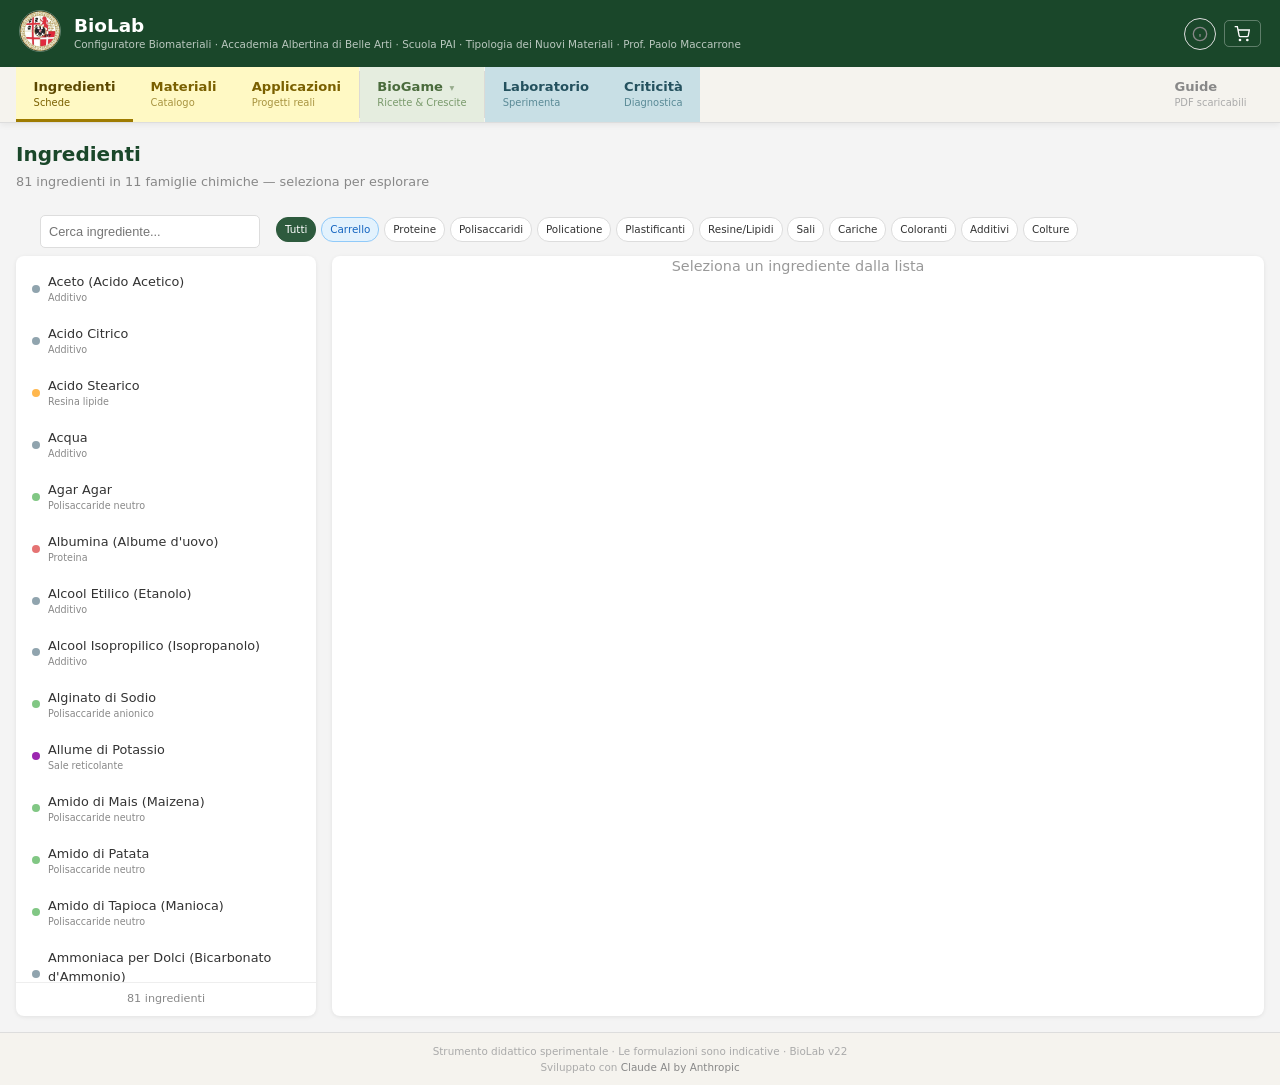
<file: app/ingredienti.html>
<!DOCTYPE html>
<html lang="it">
<head>
    <meta charset="UTF-8">
    <meta name="viewport" content="width=device-width, initial-scale=1.0">
    <title>BioLab - Ingredienti</title>
    <link rel="stylesheet" href="biolab.css">
    <style>
    /* Confronta button - fixed right in topbar */
    .ing-topbar { position: relative; }
    .ing-compare-btn {
        position: absolute; right: 0; top: 50%; transform: translateY(-50%);
        background: #1565C0; color: #fff; border: none; border-radius: 6px;
        padding: 6px 14px; font-size: 0.85rem; font-weight: 600; cursor: pointer;
        white-space: nowrap; transition: background 0.2s, box-shadow 0.2s;
        z-index: 2;
    }
    .ing-compare-btn:hover { background: #0d47a1; box-shadow: 0 2px 8px rgba(21,101,192,0.3); }
    .ing-compare-btn.active { background: #0d47a1; box-shadow: inset 0 2px 4px rgba(0,0,0,0.2); }
    .ing-filters { padding-right: 90px; } /* spazio per il pulsante fisso a dx */

    @media(max-width:768px){
        .ing-topbar { display:flex; flex-direction:column; gap:8px; }
        .ing-search { width:100%; box-sizing:border-box; }
        .ing-filters { padding-right:0; overflow-x:auto; -webkit-overflow-scrolling:touch;
            white-space:nowrap; flex-shrink:0; scrollbar-width:none;
            max-width:100%; width:100%; box-sizing:border-box; display:block !important; }
        .ing-filters::-webkit-scrollbar { display:none; }
        .ing-compare-btn { position:static; transform:none; align-self:flex-end; margin-top:-4px; }
    }

    /* Compare panel */
    .ing-compare-panel {
        background: #fff; border: 1px solid #e0e0e0; border-radius: 10px;
        margin: 0 0 12px 0; box-shadow: 0 2px 12px rgba(0,0,0,0.08);
        overflow: hidden; animation: cmpSlide 0.25s ease-out;
    }
    @keyframes cmpSlide { from { opacity:0; max-height:0; } to { opacity:1; max-height:600px; } }
    .ing-compare-header {
        display: flex; justify-content: space-between; align-items: center;
        padding: 10px 16px; background: #1565C0; color: #fff; font-weight: 600; font-size: 0.9rem;
    }
    .ing-compare-close {
        background: none; border: none; color: #fff; font-size: 1.4rem;
        cursor: pointer; line-height: 1; padding: 0 4px; opacity: 0.8;
    }
    .ing-compare-close:hover { opacity: 1; }
    .ing-compare-scroll { overflow-x: auto; padding: 0; }
    .ing-compare-table {
        width: 100%; border-collapse: collapse; font-size: 0.82rem; min-width: 500px;
    }
    .ing-compare-table thead th {
        position: sticky; top: 0; background: #f5f7fa;
        padding: 8px 10px; font-weight: 600; text-align: center;
        border-bottom: 2px solid #e0e0e0; font-size: 0.8rem; color: #333;
    }
    .ing-compare-table thead th.in-cart { background: #e8f5e9; }
    .ing-compare-label {
        padding: 7px 14px; font-weight: 700; color: #37474f; white-space: nowrap;
        background: #eceff1; text-align: left; font-size: 0.8rem;
        border-right: 2px solid #cfd8dc; min-width: 110px;
    }
    .ing-compare-cell {
        padding: 6px 10px; text-align: center; border-bottom: 1px solid #f0f0f0;
        color: #444; transition: background 0.15s;
    }
    .ing-compare-table tbody tr:nth-child(even) td:not(.sem-green):not(.sem-red):not(.sem-amber) { background: #f8f9fa; }
    .ing-compare-table tbody tr:nth-child(even) td.ing-compare-label { background: #e4e8eb; }
    .ing-compare-table tbody tr:hover td { background: #e8eaf6; }
    .ing-compare-table tbody tr:hover td.ing-compare-label { background: #d5dbe0; }
    /* Colori semantici */
    .sem-green { background: #e8f5e9; color: #2e7d32; font-weight: 500; }
    .sem-red { background: #ffebee; color: #c62828; font-weight: 500; }
    .sem-amber { background: #fff8e1; color: #f57f17; font-weight: 500; }
    .ing-compare-table tbody tr:hover .sem-green { background: #c8e6c9; }
    .ing-compare-table tbody tr:hover .sem-red { background: #ffcdd2; }
    .ing-compare-table tbody tr:hover .sem-amber { background: #ffecb3; }

    /* ── Cross-links (navigazione filtrata) ── */
    .ing-crosslinks {
        background: #f9f7f2; border: 1px solid #e8e4dc; border-radius: 8px;
        margin-bottom: 1rem; overflow: hidden;
    }
    .ing-crosslinks.collapsed .ing-crosslinks-body { display: none; }
    .ing-crosslinks.collapsed .ing-crosslinks-toggle { transform: rotate(-90deg); }
    .ing-crosslinks-header {
        display: flex; justify-content: space-between; align-items: center;
        padding: 10px 14px; cursor: pointer; user-select: none;
        transition: background 0.15s;
    }
    .ing-crosslinks-header:hover { background: #f0ede6; }
    .ing-crosslinks-header h3 { margin: 0; font-size: 0.9rem; color: #2d5a3d; }
    .ing-crosslinks-count { font-weight: 400; font-size: 0.78rem; color: #888; margin-left: 6px; }
    .ing-crosslinks-toggle { font-size: 0.65rem; color: #aaa; transition: transform 0.2s; }
    .ing-crosslinks-body { padding: 6px 14px 14px; }
    .ing-crosslinks-btns { display: flex; flex-wrap: wrap; gap: 8px; }
    .ing-crosslink-btn {
        display: inline-flex; align-items: center; gap: 4px;
        padding: 8px 16px; border-radius: 6px; font-size: 0.82rem;
        font-weight: 600; text-decoration: none; transition: all 0.15s;
    }
    .ing-crosslink-mat { background: #e8f5e9; color: #2e7d32; border: 1px solid #c8e6c9; }
    .ing-crosslink-mat:hover { background: #c8e6c9; color: #1b5e20; }
    .ing-crosslink-app { background: #e3f2fd; color: #1565C0; border: 1px solid #bbdefb; }
    .ing-crosslink-app:hover { background: #bbdefb; color: #0d47a1; }

    /* ── Banner filtro esterno ── */
    .ext-filter-banner {
        display: flex; align-items: center; justify-content: space-between;
        background: #fff8e1; border: 1px solid #ffe082; border-radius: 8px;
        padding: 8px 16px; margin-bottom: 10px; font-size: 0.85rem;
        flex-wrap: wrap; gap: 6px;
    }
    .ext-filter-text { color: #f57f17; font-weight: 600; }
    .ext-filter-actions { display: flex; gap: 6px; align-items: center; }
    .ext-filter-back {
        color: #1565C0; font-size: 0.8rem; text-decoration: none;
        padding: 3px 10px; border-radius: 4px; background: #e3f2fd;
        border: 1px solid #bbdefb; transition: all 0.15s; font-weight: 500;
    }
    .ext-filter-back:hover { background: #bbdefb; color: #0d47a1; }
    .ext-filter-clear {
        color: #666; font-size: 0.8rem; text-decoration: none;
        padding: 3px 10px; border-radius: 4px; background: #fff;
        border: 1px solid #ddd; transition: all 0.15s;
    }
    .ext-filter-clear:hover { background: #f5f5f5; color: #333; }
    </style>
</head>
<body>

<!-- ===== HEADER (generato da core.js initNav) ===== -->
<header class="bl-header" id="blHeader"></header>

<!-- ===== CONTENUTO PAGINA ===== -->
<div class="bl-page-content">
    <div class="bl-page-header">
        <h1>Ingredienti</h1>
        <p id="ingSubtitle">Ingredienti in 12 famiglie chimiche — seleziona per esplorare</p>
    </div>

    <div class="ing-topbar">
        <input type="text" class="ing-search" id="ingSearch"
               placeholder="Cerca ingrediente..." oninput="filterIngredients()">
        <div class="ing-filters">
            <span class="ing-filter active" data-famiglia="ALL" onclick="toggleIngFilter(null)">Tutti</span>
            <span class="ing-filter cart-filter" onclick="toggleIngFilter('cart')">Carrello</span>
            <span class="ing-filter" data-famiglia="PROTEINA" onclick="toggleIngFilter('PROTEINA')">Proteine</span>
            <span class="ing-filter" data-famiglia="POLISACCARIDE" onclick="toggleIngFilter('POLISACCARIDE')">Polisaccaridi</span>
            <span class="ing-filter" data-famiglia="POLICATIONE" onclick="toggleIngFilter('POLICATIONE')">Policatione</span>
            <span class="ing-filter" data-famiglia="PLASTIFICANTE" onclick="toggleIngFilter('PLASTIFICANTE')">Plastificanti</span>
            <span class="ing-filter" data-famiglia="RESINA_LIPIDE" onclick="toggleIngFilter('RESINA_LIPIDE')">Resine/Lipidi</span>
            <span class="ing-filter" data-famiglia="SALE_RETICOLANTE" onclick="toggleIngFilter('SALE_RETICOLANTE')">Sali</span>
            <span class="ing-filter" data-famiglia="CARICA" onclick="toggleIngFilter('CARICA')">Cariche</span>
            <span class="ing-filter" data-famiglia="COLORANTE" onclick="toggleIngFilter('COLORANTE')">Coloranti</span>
            <span class="ing-filter" data-famiglia="ADDITIVO" onclick="toggleIngFilter('ADDITIVO')">Additivi</span>
            <span class="ing-filter" data-famiglia="COLTURA" onclick="toggleIngFilter('COLTURA')">Colture</span>
        </div>
        <button class="ing-compare-btn" id="compareBtn" style="display:none" onclick="toggleComparePanel()">Confronta</button>
    </div>

    <!-- Pannello confronto (collassabile, tra topbar e contenuto) -->
    <div class="ing-compare-panel" id="comparePanel" style="display:none"></div>

    <div class="study-layout">
        <!-- Lista sx -->
        <div class="ing-list-panel">
            <div class="ing-list" id="ingredientList"></div>
            <div class="ing-list-count" id="ingListCount">0 ingredienti</div>
        </div>

        <!-- Dettaglio dx -->
        <div class="ing-detail-panel" id="ingDetailPanel">
            <div class="famiglia-info-box" id="famigliaInfoBox" style="display:none;">
                <div class="famiglia-info-header" onclick="toggleFamigliaBox()">
                    <span class="famiglia-info-title" id="famigliaInfoTitle">Gruppo Funzionale</span>
                    <span class="famiglia-info-toggle">[-]</span>
                </div>
                <div class="famiglia-info-content" id="famigliaInfoContent">
                    <div class="famiglia-desc" id="famigliaDesc"></div>
                    <div class="famiglia-confronto" id="famigliaConfronto"></div>
                    <div class="famiglia-quando" id="famigliaQuando"></div>
                    <div class="famiglia-avvisi" id="famigliaAvvisi"></div>
                </div>
            </div>
            <div id="ingDetailContent">
                <div class="ing-detail-empty">Seleziona un ingrediente dalla lista</div>
            </div>
        </div>
    </div>
</div>

<!-- ===== DATABASE (esterno) ===== -->
<script src="database_biomateriali_v11.js"></script>

<!-- ===== CORE ===== -->
<script src="biolab-core.js"></script>

<!-- ===== JS PAGINA INGREDIENTI ===== -->
<script>
(function() {
    'use strict';

    let ingFilter = null;
    let selectedIngredient = null;

    // ---- Callback per aggiornare lista quando carrello cambia ----
    window.onCartChanged = function() { renderIngredientList(); };

    // ---- RENDER LISTA ----
    function renderIngredientList() {
        const list = document.getElementById('ingredientList');
        if (!list) return;
        const search = (document.getElementById('ingSearch')?.value || '').toLowerCase();
        list.innerHTML = '';

        let count = 0;
        const ings = INGREDIENTI_DATA?.ingredienti || {};
        const sortedIds = Object.keys(ings).sort((a, b) =>
            ings[a].nome.localeCompare(ings[b].nome)
        );

        for (const id of sortedIds) {
            const ing = ings[id];
            // Filtro ricerca
            if (search && !ing.nome.toLowerCase().includes(search)
                && !(ing.famiglia || '').toLowerCase().includes(search)) continue;
            // Filtro carrello
            if (ingFilter === 'cart' && !BioLab.isInCart(id)) continue;
            // Filtro famiglia
            if (ingFilter && ingFilter !== 'cart' && !ing.famiglia.includes(ingFilter)) continue;
            // ★ Filtro esterno (da URL param)
            if (_externalFilterIds && _externalFilterIds.indexOf(id) < 0) continue;

            count++;
            const inCart = BioLab.isInCart(id);
            const dotClass = BioLab.getCategoryClass(ing.famiglia);

            const item = document.createElement('div');
            item.className = 'ing-list-item' + (selectedIngredient === id ? ' selected' : '');
            item.dataset.id = id;
            item.innerHTML =
                '<span class="dot ' + dotClass + '"></span>'
                + '<div class="info">'
                + '<div class="name">' + ing.nome + '</div>'
                + '<div class="famiglia">' + BioLab.formatFamiglia(ing.famiglia) + '</div>'
                + '</div>'
                + (inCart ? '<span class="cart-status">nel carrello</span>' : '');
            item.onclick = () => showIngredientDetail(id);
            list.appendChild(item);
        }

        document.getElementById('ingListCount').textContent = count + ' ingredienti';
    }

    // ---- FILTRI ----
    window.toggleIngFilter = function(filter) {
        ingFilter = filter;
        // Reset selezione attiva
        selectedIngredient = null;
        document.getElementById('ingDetailContent').innerHTML = '<div class="ing-detail-empty">Seleziona un ingrediente dalla lista</div>';
        // Aggiorna UI filtri
        document.querySelectorAll('.ing-filter').forEach(el => {
            el.classList.remove('active');
            const fam = el.dataset.famiglia;
            if (filter === null && fam === 'ALL') el.classList.add('active');
            else if (filter === 'cart' && el.classList.contains('cart-filter')) el.classList.add('active');
            else if (fam === filter) el.classList.add('active');
        });
        renderIngredientList();

        // Mostra info famiglia
        if (filter && filter !== 'cart' && filter !== 'ALL') {
            showFamigliaInfo(filter);
        } else {
            document.getElementById('famigliaInfoBox').style.display = 'none';
        }

        // Pulsante Confronta: visibile solo con filtro famiglia attivo e >=2 ingredienti
        const btn = document.getElementById('compareBtn');
        const panel = document.getElementById('comparePanel');
        const isFamiglia = filter && filter !== 'cart' && filter !== 'ALL';
        let showCompare = false;
        if (isFamiglia) {
            const ings = INGREDIENTI_DATA?.ingredienti || {};
            const famMatch = filter === 'POLISACCARIDE' ? ['POLISACCARIDE_NEUTRO','POLISACCARIDE_ANIONICO'] : [filter];
            const famCount = Object.values(ings).filter(i => famMatch.includes(i.famiglia)).length;
            showCompare = famCount >= 2;
        }
        btn.style.display = showCompare ? '' : 'none';
        // Se il pannello era aperto, aggiorna con la nuova famiglia o chiudi
        const wasOpen = panel.style.display !== 'none' && panel.innerHTML;
        if (!showCompare) {
            panel.style.display = 'none'; panel.innerHTML = '';
            if (btn) { btn.classList.remove('active'); btn.textContent = 'Confronta'; }
        } else if (wasOpen) {
            renderCompareTable();
        }
        if (!wasOpen && btn) { btn.classList.remove('active'); btn.textContent = 'Confronta'; }
    };

    window.filterIngredients = function() {
        selectedIngredient = null;
        document.getElementById('ingDetailContent').innerHTML = '<div class="ing-detail-empty">Seleziona un ingrediente dalla lista</div>';
        renderIngredientList();
    };

    // ---- FAMIGLIA INFO BOX ----
    function showFamigliaInfo(famiglia) {
        if (typeof FAMIGLIA_INFO === 'undefined') return;
        const famMap = { 'POLISACCARIDE': 'POLISACCARIDE_NEUTRO' };
        const famKey = famMap[famiglia] || famiglia;
        const info = FAMIGLIA_INFO[famKey];

        const box = document.getElementById('famigliaInfoBox');
        if (!info) { box.style.display = 'none'; return; }
        box.style.display = 'block';

        document.getElementById('famigliaInfoTitle').textContent = info.nome_display || BioLab.formatFamiglia(famiglia);
        document.getElementById('famigliaDesc').textContent = info.descrizione || '';

        // Confronto rapido
        let confHtml = '';
        if (info.confronto_rapido) {
            confHtml = '<div class="famiglia-confronto-title">Confronto rapido</div>';
            for (const [nome, dati] of Object.entries(info.confronto_rapido)) {
                const desc = typeof dati === 'string' ? dati : (dati.caratteristica || '');
                confHtml += '<div class="famiglia-confronto-item">'
                    + '<span class="famiglia-confronto-nome">' + nome + '</span>'
                    + '<span class="famiglia-confronto-desc">' + desc + '</span>'
                    + '</div>';
            }
        }
        document.getElementById('famigliaConfronto').innerHTML = confHtml;

        // Quando usare
        let quandoHtml = '';
        if (info.quando_usare) {
            quandoHtml = '<div class="famiglia-quando-title">Quando usare</div>';
            for (const [key, val] of Object.entries(info.quando_usare)) {
                const label = key.replace(/_/g, ' ').replace(/^\w/, c => c.toUpperCase());
                quandoHtml += '<div class="famiglia-quando-item"><strong>' + label + ':</strong> ' + val + '</div>';
            }
        }
        document.getElementById('famigliaQuando').innerHTML = quandoHtml;

        // Avvisi
        let avvHtml = '';
        if (info.avvisi && info.avvisi.length) {
            avvHtml = '<div class="famiglia-avvisi-title">Attenzione</div><ul>';
            info.avvisi.forEach(a => { avvHtml += '<li>' + a + '</li>'; });
            avvHtml += '</ul>';
        }
        document.getElementById('famigliaAvvisi').innerHTML = avvHtml;
    }

    window.toggleFamigliaBox = function() {
        const content = document.getElementById('famigliaInfoContent');
        content.classList.toggle('collapsed');
        const toggle = document.querySelector('.famiglia-info-toggle');
        if (toggle) toggle.textContent = content.classList.contains('collapsed') ? '[+]' : '[-]';
    };

    // ---- MODALITA USO (dati extra per ingredienti specifici) ----
    const MODALITA_USO = {
        agar: {
            titolo: "Agar: due concentrazioni, due materiali",
            modi: [
                { nome: "Gel morbido (1-2%)", desc: "Stampi, sculture temporanee, substrato coltura" },
                { nome: "Film rigido (3-5%)", desc: "Film autoportante, packaging rigido" }
            ]
        },
        gelatina: {
            titolo: "Gelatina: film vs gel",
            modi: [
                { nome: "Film sottile (5-10%)", desc: "Film flessibile trasparente, packaging" },
                { nome: "Gel denso (15-20%)", desc: "Gel rigido, gommoso, usi strutturali" }
            ]
        },
        alginato: {
            titolo: "Alginato: due metodi di gelificazione",
            modi: [
                { nome: "Gelificazione esterna (bagno CaCl2)", desc: "Film, sfere, forme 3D con guscio" },
                { nome: "Gelificazione interna (CaCl2 miscelato)", desc: "Gel uniforme, stampi" }
            ]
        }
    };

    function renderModalitaUso(id) {
        const mod = MODALITA_USO[id];
        if (!mod) return '';
        let h = '<div class="ing-detail-section"><h3>Modalita d\'uso</h3>'
            + '<div class="modalita-uso-section">'
            + '<h4>' + mod.titolo + '</h4>';
        mod.modi.forEach(m => {
            h += '<p class="ing-desc" style="margin-bottom:0.3rem;"><strong>' + m.nome + '</strong> — ' + m.desc + '</p>';
        });
        return h + '</div></div>';
    }

    // ---- CROSS-LINK: conta materiali/applicazioni e genera bottoni navigazione filtrata ----
    function renderCrossLinks(id) {
        // Conta materiali che usano questo ingrediente
        var nMat = 0;
        if (typeof IN_PROGRESS_MAPPING !== 'undefined') {
            Object.keys(IN_PROGRESS_MAPPING).forEach(function(matId) {
                if ((IN_PROGRESS_MAPPING[matId] || []).indexOf(id) >= 0) nMat++;
            });
        }
        // Fallback: anche ingredienti_correlati nei documentati
        if (typeof MATERIALI_DATA !== 'undefined') {
            (MATERIALI_DATA.materiali_documentati || []).forEach(function(m) {
                if ((m.ingredienti_correlati || []).indexOf(id) >= 0) nMat++;
            });
        }

        // Conta applicazioni (cascata via ESEMPI_REALI)
        var nApp = 0;
        if (typeof ESEMPI_REALI !== 'undefined') {
            (ESEMPI_REALI.progetti || []).forEach(function(p) {
                // Match diretto: ingredienti del progetto
                var ings = (p.ingredienti || []).map(function(s) { return s.toLowerCase().trim(); });
                var ingData = (typeof INGREDIENTI_DATA !== 'undefined') ? INGREDIENTI_DATA.ingredienti[id] : null;
                var nomeIng = ingData ? ingData.nome.toLowerCase() : '';
                if (ings.some(function(s) { return s.indexOf(id) >= 0 || s.indexOf(nomeIng) >= 0 || nomeIng.indexOf(s) >= 0; })) {
                    nApp++;
                }
            });
        }

        if (nMat === 0 && nApp === 0) return '';

        var h = '<div class="ing-detail-section ing-crosslinks">';
        h += '<div class="ing-crosslinks-header" onclick="this.parentElement.classList.toggle(\'collapsed\')">';
        h += '<h3>Usato in';
        var counts = [];
        if (nMat) counts.push(nMat + ' material' + (nMat > 1 ? 'i' : 'e'));
        if (nApp) counts.push(nApp + ' applicazion' + (nApp > 1 ? 'i' : 'e'));
        h += ' <span class="ing-crosslinks-count">' + counts.join(' · ') + '</span></h3>';
        h += '<span class="ing-crosslinks-toggle">&#9660;</span></div>';
        h += '<div class="ing-crosslinks-body">';
        h += '<div class="ing-crosslinks-btns">';
        if (nMat) h += '<a href="materiali.html?ing=' + id + '" class="ing-crosslink-btn ing-crosslink-mat">'
            + 'Vedi ' + nMat + ' material' + (nMat > 1 ? 'i' : 'e') + ' &#8594;</a>';
        if (nApp) h += '<a href="applicazioni.html?ing=' + id + '" class="ing-crosslink-btn ing-crosslink-app">'
            + 'Vedi ' + nApp + ' applicazion' + (nApp > 1 ? 'i' : 'e') + ' &#8594;</a>';
        h += '</div></div></div>';
        return h;
    }

    // ---- DETTAGLIO INGREDIENTE ----
    window.showIngredientDetail = function(id) {
        selectedIngredient = id;
        const ings = INGREDIENTI_DATA?.ingredienti || {};
        const ing = ings[id];
        if (!ing) return;

        renderIngredientList();

        const panel = document.getElementById('ingDetailContent');
        const inCart = BioLab.isInCart(id);
        const dotClass = BioLab.getCategoryClass(ing.famiglia);
        const props = ing.proprieta || {};
        const params = ing.parametri || {};
        const lav = ing.lavorabilita || {};
        const dur = ing.durabilita || {};
        const dos = ing.dosaggio_tipico || {};

        // Helpers
        function pv(label, value, suffix) {
            if (value === undefined || value === null || value === '') return '';
            return '<div class="ing-prop"><div class="label">' + label + '</div><div class="value">' + value + (suffix || '') + '</div></div>';
        }
        function boolRow(label, val, note) {
            if (val === undefined || val === null) return '';
            const icon = val ? '<span class="check">Si</span>' : '<span class="cross">No</span>';
            return '<div class="ing-bool-item">' + icon + '<span class="label">' + label + '</span>' + (note ? '<span class="note">' + note + '</span>' : '') + '</div>';
        }
        function makeTags(arr) {
            if (!arr || !arr.length) return '';
            return '<div class="ing-tags">' + arr.map(x => '<span class="tag info">' + x + '</span>').join('') + '</div>';
        }
        function makeList(arr, cls) {
            if (!arr || !arr.length) return '';
            return '<ul class="' + (cls || 'ing-process') + '">' + arr.map(x => '<li>' + x + '</li>').join('') + '</ul>';
        }
        function makeSection(title, content, extraClass) {
            if (!content) return '';
            return '<div class="ing-detail-section' + (extraClass ? ' ' + extraClass : '') + '"><h3>' + title + '</h3>' + content + '</div>';
        }
        function gridFromPairs(pairs) {
            let cells = '';
            pairs.forEach(p => { cells += pv(p[0], p[1], p[2]); });
            return cells ? '<div class="ing-props-grid">' + cells + '</div>' : '';
        }
        function boolGrid(items) {
            let cells = '';
            items.forEach(i => { cells += boolRow(i[0], i[1], i[2]); });
            return cells ? '<div class="ing-bool-grid">' + cells + '</div>' : '';
        }
        function arrOrStr(v) { return Array.isArray(v) ? v.join(', ') : (v || ''); }
        function sanitize(html) { return (html || '').replace(/null|undefined/g, '').replace(/<div class="ing-prop"><div class="label">[^<]*<\/div><div class="value"><\/div><\/div>/g, ''); }

        // === BUILD HTML ===
        let h = '';

        // Header
        h += '<div class="ing-detail-header">';
        h += '<div class="header-left">';
        h += '<h2>' + ing.nome;
        if (ing.nome_scientifico) h += ' <small style="font-weight:normal;color:#888;font-size:0.7em">(' + ing.nome_scientifico + ')</small>';
        h += '</h2>';
        h += '<div class="badges">';
        h += '<span class="famiglia-badge"><span class="dot ' + dotClass + '" style="display:inline-block;margin-right:5px;"></span>' + BioLab.formatFamiglia(ing.famiglia) + '</span>';
        if (ing.categoria) h += '<span class="tag info">' + ing.categoria + '</span>';
        if (ing.vegano) h += '<span class="tag ok">Vegano</span>';
        if (ing.food_safe) h += '<span class="tag ok">Food-safe</span>';
        if (dur.biodegradabile) h += '<span class="tag ok">Biodegradabile</span>';
        if (dur.compostabile) h += '<span class="tag ok">Compostabile</span>';
        h += '</div></div>';
        h += '<div class="header-right ing-actions">';
        if (inCart) {
            h += '<button class="btn btn-secondary" onclick="BioLab.removeFromCart(\'' + id + '\'); showIngredientDetail(\'' + id + '\'); onCartChanged();">Nel carrello (rimuovi)</button>';
        } else {
            h += '<button class="btn btn-primary" onclick="BioLab.addToCart(\'' + id + '\'); showIngredientDetail(\'' + id + '\'); onCartChanged();">+ Aggiungi al carrello</button>';
        }
        h += '</div></div>';

        h += '<div class="ing-detail-body">';

        // Descrizione
        let desc = ing.descrizione || ing.funzione || '-';
        let descExtra = '';
        if (ing.funzione && ing.descrizione && ing.funzione !== ing.descrizione) descExtra += '<br><strong>Funzione:</strong> ' + ing.funzione;
        if (ing.ruolo) descExtra += '<br><strong>Ruolo:</strong> ' + ing.ruolo;
        if (ing.note_uso) descExtra += '<div class="ing-note-box">' + ing.note_uso + '</div>';
        h += makeSection('Descrizione', '<p class="ing-desc">' + desc + descExtra + '</p>');

        // Cross-link: navigazione filtrata verso materiali/applicazioni
        h += renderCrossLinks(id);

        // Proprieta fisiche
        h += makeSection('Proprieta', gridFromPairs([
            ['Trasparenza', props.trasparenza],
            ['Flessibilita', props.flessibilita],
            ['Barriera H2O', props.barriera_H2O],
            ['Barriera O2', props.barriera_O2],
            ['Struttura', props.struttura],
            ['Colore', props.colore],
            ['Fonte', ing.fonte],
            ['Reperibilita', ing.reperibilita]
        ]));

        // Parametri tecnici
        let pp = [];
        if (params.range_percent_min != null) pp.push(['Concentrazione', params.range_percent_min + '-' + params.range_percent_max + '%']);
        if (params.temp_dissoluzione_min) pp.push(['T dissoluzione', params.temp_dissoluzione_min + '-' + params.temp_dissoluzione_max + '\u00b0C']);
        if (params.temp_fusione_gel != null) pp.push(['T fusione gel', params.temp_fusione_gel + '\u00b0C']);
        if (params.temp_gelificazione != null) pp.push(['T gelificazione', params.temp_gelificazione + '\u00b0C']);
        if (params.pH_min != null) pp.push(['Range pH', params.pH_min + ' - ' + params.pH_max]);
        if (dos.min != null) pp.push(['Dosaggio tipico', dos.min + ' - ' + dos.max + (dos.unita ? ' ' + dos.unita : '')]);
        h += makeSection('Parametri tecnici', gridFromPairs(pp));

        // Lavorabilita
        let lavHtml = '';
        const forme = lav.forma_tipica || ing.forma_output;
        if (forme && forme.length) {
            lavHtml += '<p class="ing-desc" style="margin-bottom:0.3rem;"><strong>Forme ottenibili:</strong></p>' + makeTags(forme);
        }
        if (lav.effetto_su_matrice) lavHtml += '<p class="ing-desc" style="margin-top:0.4rem;"><strong>Effetto sulla matrice:</strong> ' + lav.effetto_su_matrice + '</p>';
        const bools = boolGrid([
            ['Termosaldabile', lav.termosaldabile, (lav.temp_saldatura_min ? lav.temp_saldatura_min + '-' + lav.temp_saldatura_max + '\u00b0C' : null)],
            ['Cucibile', lav.cucibile, null],
            ['Colorabile', lav.colorabile, null],
            ['Reversibile', lav.reversibile, null],
            ['Stampabile 3D', lav.stampabile_3D, null]
        ]);
        if (bools) lavHtml += '<div style="margin-top:0.5rem;">' + bools + '</div>';
        if (lav.incollabile_con) lavHtml += '<p class="ing-desc" style="margin-top:0.4rem;"><strong>Incollabile con:</strong> ' + arrOrStr(lav.incollabile_con) + '</p>';
        if (lav.metodo_colorazione) lavHtml += '<p class="ing-desc" style="margin-top:0.3rem;"><strong>Metodo colorazione:</strong> ' + lav.metodo_colorazione + '</p>';
        h += makeSection('Lavorabilita', lavHtml);

        // Durabilita
        let durHtml = '';
        if (dur.durata_stimata) durHtml += '<p class="ing-desc"><strong>Durata stimata:</strong> ' + dur.durata_stimata + '</p>';
        const durBools = boolGrid([
            ['Biodegradabile', dur.biodegradabile],
            ['Compostabile', dur.compostabile]
        ]);
        if (durBools) durHtml += durBools;
        if (dur.fattori_degradazione) durHtml += '<p class="ing-desc" style="margin-top:0.4rem;"><strong>Fattori degradazione:</strong> ' + arrOrStr(dur.fattori_degradazione) + '</p>';
        if (dur.condizioni_conservazione) durHtml += '<p class="ing-desc" style="margin-top:0.3rem;"><strong>Conservazione:</strong> ' + dur.condizioni_conservazione + '</p>';
        h += makeSection('Durabilita', durHtml, 'durabilita');

        // Processo
        h += makeSection('Processo', makeList(ing.processo));

        // Compatibilita
        let compHtml = '';
        if (ing.incompatibilita) compHtml += '<p class="ing-desc" style="margin-bottom:0.3rem;"><strong>Incompatibilita:</strong></p>' + makeList(Array.isArray(ing.incompatibilita) ? ing.incompatibilita : [ing.incompatibilita], 'ing-incompat-list');
        if (ing.sinergie) compHtml += '<p class="ing-desc" style="margin-top:0.4rem;"><strong>Sinergie:</strong></p>' + makeTags(Array.isArray(ing.sinergie) ? ing.sinergie : [ing.sinergie]);
        if (ing.alternative) compHtml += '<p class="ing-desc" style="margin-top:0.4rem;"><strong>Alternative:</strong> ' + ing.alternative + '</p>';
        h += makeSection('Compatibilita e interazioni', compHtml, 'compatibilita');

        // Modalita uso
        h += renderModalitaUso(id);

        // Dove acquistare
        let acqHtml = '';
        if (ing.acquisto) acqHtml += '<p class="ing-desc">' + ing.acquisto + '</p>';
        h += makeSection('Dove acquistare', acqHtml);

        // Avvertenze
        let warnItems = [];
        if (ing.warnings && ing.warnings.length) warnItems = warnItems.concat(ing.warnings);
        if (ing.avvertenze) warnItems = warnItems.concat(Array.isArray(ing.avvertenze) ? ing.avvertenze : [ing.avvertenze]);
        h += makeSection('Attenzione', makeList(warnItems, 'ing-warnings-list'), 'ing-warnings');

        // Note
        let noteHtml = '';
        if (ing.note) noteHtml += '<p class="ing-desc">' + ing.note + '</p>';
        if (ing.fonti) noteHtml += '<p class="ing-desc" style="margin-top:0.3rem;"><strong>Fonti:</strong> ' + arrOrStr(ing.fonti) + '</p>';
        h += makeSection('Note e riferimenti', noteHtml);

        // ★ Note dai laboratori studenti
        let iedHtml = '';
        if (ing.note_IED && ing.note_IED.length) {
            iedHtml += '<ul class="ing-process">' + ing.note_IED.map(n => '<li>' + n.replace(/\s*\[[^\]]*\]\s*$/g, '') + '</li>').join('') + '</ul>';
        }
        if (ing.parametri_IED) {
            iedHtml += '<div class="ing-props-grid">';
            Object.entries(ing.parametri_IED).forEach(([k, v]) => {
                iedHtml += pv(k.replace(/_/g, ' '), v);
            });
            iedHtml += '</div>';
        }
        if (ing.incompatibilita_IED) {
            iedHtml += '<p class="ing-desc" style="margin-top:0.4rem;"><strong>Incompatibilita osservata:</strong> ' + ing.incompatibilita_IED + '</p>';
        }
        h += makeSection('Note dal laboratorio', iedHtml);

        h += '</div>'; // close ing-detail-body

        panel.innerHTML = sanitize(h);

        // Scroll to top del dettaglio
        document.getElementById('ingDetailPanel').scrollTop = 0;
    };

    // ---- CONFRONTO INGREDIENTI ----
    window.toggleComparePanel = function() {
        const panel = document.getElementById('comparePanel');
        const btn = document.getElementById('compareBtn');
        if (panel.style.display === 'none' || !panel.innerHTML) {
            renderCompareTable();
            panel.style.display = '';
            btn.classList.add('active');
            btn.textContent = 'Chiudi';
        } else {
            panel.style.display = 'none';
            panel.innerHTML = '';
            btn.classList.remove('active');
            btn.textContent = 'Confronta';
        }
    };

    function renderCompareTable() {
        const panel = document.getElementById('comparePanel');
        if (!ingFilter || ingFilter === 'cart') return;
        const ings = INGREDIENTI_DATA?.ingredienti || {};

        // Raccogli ingredienti della famiglia
        const famMatch = ingFilter === 'POLISACCARIDE' ? ['POLISACCARIDE_NEUTRO','POLISACCARIDE_ANIONICO'] : [ingFilter];
        const ids = Object.keys(ings).filter(id => famMatch.includes(ings[id].famiglia)).sort((a,b) => ings[a].nome.localeCompare(ings[b].nome));
        if (ids.length < 2) { panel.innerHTML = '<div style="padding:16px;color:#888;">Serve almeno 2 ingredienti per confrontare</div>'; return; }

        const isMatrice = ['PROTEINA','POLISACCARIDE_NEUTRO','POLISACCARIDE_ANIONICO','POLICATIONE','COLTURA'].includes(ids.length ? ings[ids[0]].famiglia : '');

        // Definisci righe in base al tipo di famiglia
        let rows;
        if (isMatrice) {
            rows = [
                { key: 'temp_dis', label: 'T dissoluzione', fn: i => { const p=i.parametri||{}; return p.temp_dissoluzione_min ? p.temp_dissoluzione_min+'-'+p.temp_dissoluzione_max+'\u00b0C' : '-'; }},
                { key: 'temp_gel', label: 'T gelificazione', fn: i => { const p=i.parametri||{}; return p.temp_gelificazione != null ? p.temp_gelificazione+'\u00b0C' : '-'; }},
                { key: 'temp_fus', label: 'T fusione gel', fn: i => { const p=i.parametri||{}; return p.temp_fusione_gel != null ? p.temp_fusione_gel+'\u00b0C' : '-'; }},
                { key: 'conc', label: 'Concentrazione', fn: i => { const p=i.parametri||{}; return p.range_percent_min != null ? p.range_percent_min+'-'+p.range_percent_max+'%' : '-'; }},
                { key: 'trasp', label: 'Trasparenza', fn: i => (i.proprieta||{}).trasparenza || '-', semantic: v => semColor(v, ['trasparente','alta','buona'], ['opaco','molto opaco','nulla'], ['traslucido','media','parziale']) },
                { key: 'flex', label: 'Flessibilita', fn: i => (i.proprieta||{}).flessibilita || '-', semantic: v => semColor(v, ['flessibile','alta','molto flessibile','elastico'], ['rigido','fragile','molto rigido','bassa'], ['media','semi']) },
                { key: 'h2o', label: 'Barriera H2O', fn: i => (i.proprieta||{}).barriera_H2O || '-', semantic: v => semColor(v, ['eccellente','buona','alta'], ['scarsa','nulla','bassa','molto scarsa'], ['media','moderata','neutra','parziale']) },
                { key: 'vegano', label: 'Vegano', fn: i => i.vegano === true ? 'Si' : i.vegano === false ? 'No' : '-', semantic: v => v === 'Si' ? 'green' : v === 'No' ? 'red' : '' },
                { key: 'food', label: 'Food-safe', fn: i => i.food_safe === true ? 'Si' : i.food_safe === false ? 'No' : '-', semantic: v => v === 'Si' ? 'green' : v === 'No' ? 'red' : '' },
                { key: 'rev', label: 'Reversibile', fn: i => { const l=i.lavorabilita||{}; return l.reversibile === true ? 'Si' : l.reversibile === false ? 'No' : '-'; }, semantic: v => v === 'Si' ? 'green' : v === 'No' ? 'amber' : '' },
                { key: 'forme', label: 'Forme tipiche', fn: i => { const f=(i.lavorabilita||{}).forma_tipica||i.forma_output||[]; return f.length ? f.join(', ') : '-'; }},
                { key: 'durata', label: 'Durata', fn: i => (i.durabilita||{}).durata_stimata || '-', semantic: v => semColor(v, ['anni','mesi-anni'], ['giorni','ore'], ['settimane','mesi','settimane-mesi']) },
            ];
        } else {
            rows = [
                { key: 'conc', label: 'Dosaggio', fn: i => { const p=i.parametri||{}; return p.range_percent_min != null ? p.range_percent_min+'-'+p.range_percent_max+'%' : '-'; }},
                { key: 'funzione', label: 'Funzione', fn: i => i.funzione || i.funzione_primaria || '-' },
                { key: 'trasp', label: 'Trasparenza', fn: i => (i.proprieta||{}).trasparenza || '-', semantic: v => semColor(v, ['trasparente','alta','buona'], ['opaco','molto opaco','nulla'], ['traslucido','media','parziale']) },
                { key: 'flex', label: 'Effetto flex', fn: i => (i.proprieta||{}).flessibilita || '-', semantic: v => semColor(v, ['aumenta','flessibile','alta'], ['diminuisce','rigido','fragile'], ['neutra','media']) },
                { key: 'h2o', label: 'Barriera H2O', fn: i => (i.proprieta||{}).barriera_H2O || '-', semantic: v => semColor(v, ['eccellente','buona','alta'], ['scarsa','nulla','bassa'], ['media','moderata','neutra']) },
                { key: 'vegano', label: 'Vegano', fn: i => i.vegano === true ? 'Si' : i.vegano === false ? 'No' : '-', semantic: v => v === 'Si' ? 'green' : v === 'No' ? 'red' : '' },
                { key: 'food', label: 'Food-safe', fn: i => i.food_safe === true ? 'Si' : i.food_safe === false ? 'No' : '-', semantic: v => v === 'Si' ? 'green' : v === 'No' ? 'red' : '' },
                { key: 'rep', label: 'Reperibilita', fn: i => i.reperibilita || '-' },
                { key: 'durata', label: 'Durata', fn: i => (i.durabilita||{}).durata_stimata || '-', semantic: v => semColor(v, ['anni','mesi-anni'], ['giorni','ore'], ['settimane','mesi','settimane-mesi']) },
            ];
        }

        // Helper colori semantici
        function semColor(val, goodWords, badWords, neutralWords) {
            if (!val || val === '-') return '';
            const v = val.toLowerCase();
            if (goodWords.some(w => v.includes(w))) return 'green';
            if (badWords.some(w => v.includes(w))) return 'red';
            if (neutralWords && neutralWords.some(w => v.includes(w))) return 'amber';
            return '';
        }

        // Abbrevia nome
        function shortName(ing) {
            return (ing.nome || '').replace(/\s*\([^)]*\)\s*/g, '').replace('Alimentare','').replace('di Sodio','').replace('di Potassio','').trim();
        }

        // Costruisci tabella
        let h = '<div class="ing-compare-header"><span>Confronto ' + (ids.length) + ' ingredienti</span><button class="ing-compare-close" onclick="toggleComparePanel()">&times;</button></div>';
        h += '<div class="ing-compare-scroll"><table class="ing-compare-table">';

        // Intestazione
        h += '<thead><tr><th class="ing-compare-label"></th>';
        for (const id of ids) {
            const inCart = BioLab.isInCart(id);
            h += '<th class="ing-compare-col' + (inCart ? ' in-cart' : '') + '">' + shortName(ings[id]) + '</th>';
        }
        h += '</tr></thead><tbody>';

        // Righe dati
        for (const row of rows) {
            h += '<tr><td class="ing-compare-label">' + row.label + '</td>';
            for (const id of ids) {
                const val = row.fn(ings[id]);
                const sem = row.semantic ? row.semantic(val) : '';
                h += '<td class="ing-compare-cell' + (sem ? ' sem-' + sem : '') + '">' + val + '</td>';
            }
            h += '</tr>';
        }

        h += '</tbody></table></div>';
        panel.innerHTML = h;
    }

    // ---- INIT ----
    document.addEventListener('DOMContentLoaded', () => {
        // Contatori dinamici
        if (typeof INGREDIENTI_DATA !== 'undefined') {
            const n = Object.keys(INGREDIENTI_DATA.ingredienti || {}).length;
            const nFam = new Set(Object.values(INGREDIENTI_DATA.ingredienti || {}).map(i => i.famiglia)).size;
            const sub = document.getElementById('ingSubtitle');
            if (sub) sub.textContent = n + ' ingredienti in ' + nFam + ' famiglie chimiche — seleziona per esplorare';
            const nav = document.getElementById('navIngCount');
            if (nav) nav.textContent = n + ' schede';
        }

        // ★ Filtro da URL: ?mat=R12 → mostra solo ingredienti di quel materiale
        const params = new URLSearchParams(window.location.search);
        const matParam = params.get('mat');
        if (matParam) {
            _applyExternalFilter('mat', matParam);
        } else {
            renderIngredientList();
        }

        // Se URL ha #ingrediente, aprilo
        const hash = window.location.hash.replace('#', '');
        if (hash && INGREDIENTI_DATA?.ingredienti?.[hash]) {
            showIngredientDetail(hash);
        }
    });

    // ---- Filtro esterno (da URL param) ----
    var _externalFilterIds = null;
    var _externalFilterLabel = null;

    function _applyExternalFilter(type, value) {
        _externalFilterIds = null;
        _externalFilterLabel = null;

        if (type === 'mat') {
            // Trova ingredienti del materiale
            var ids = [];
            // Via IN_PROGRESS_MAPPING
            if (typeof IN_PROGRESS_MAPPING !== 'undefined' && IN_PROGRESS_MAPPING[value]) {
                ids = IN_PROGRESS_MAPPING[value].slice();
            }
            // Fallback: ingredienti_correlati
            if (!ids.length && typeof MATERIALI_DATA !== 'undefined') {
                var allMats = [].concat(MATERIALI_DATA.materiali_in_progress || [], MATERIALI_DATA.materiali_documentati || []);
                var mat = allMats.find(function(m) { return String(m.id) === value || m.ricetta_origine === value; });
                if (mat && mat.ingredienti_correlati) ids = mat.ingredienti_correlati.slice();
                if (mat) _externalFilterLabel = mat.nome || mat.name || value;
            }
            if (!_externalFilterLabel) _externalFilterLabel = value;
            if (ids.length) {
                _externalFilterIds = ids;
                _showFilterBanner('Ingredienti di: ' + _externalFilterLabel, 'materiali.html', _externalFilterLabel);
                renderIngredientList();
                return;
            }
        }
        // Fallback: nessun filtro
        renderIngredientList();
    }

    function _showFilterBanner(text, backHref, backLabel) {
        var existing = document.getElementById('extFilterBanner');
        if (existing) existing.remove();
        var banner = document.createElement('div');
        banner.id = 'extFilterBanner';
        banner.className = 'ext-filter-banner';
        var h = '<span class="ext-filter-text">' + text + '</span><div class="ext-filter-actions">';
        if (backHref) h += '<a href="' + backHref + '" class="ext-filter-back">&larr; Torna a ' + backLabel + '</a>';
        h += '<a href="ingredienti.html" class="ext-filter-clear">Mostra tutti &times;</a></div>';
        banner.innerHTML = h;
        var topbar = document.querySelector('.ing-topbar');
        if (topbar) topbar.parentNode.insertBefore(banner, topbar);
    }

})();
</script>

<!-- ===== FOOTER ===== -->
<footer class="bl-footer">
    Strumento didattico sperimentale · Le formulazioni sono indicative · BioLab v22<br>
    Sviluppato con <a href="https://www.anthropic.com" target="_blank">Claude AI by Anthropic</a>
</footer>

</body>
</html>
</file>
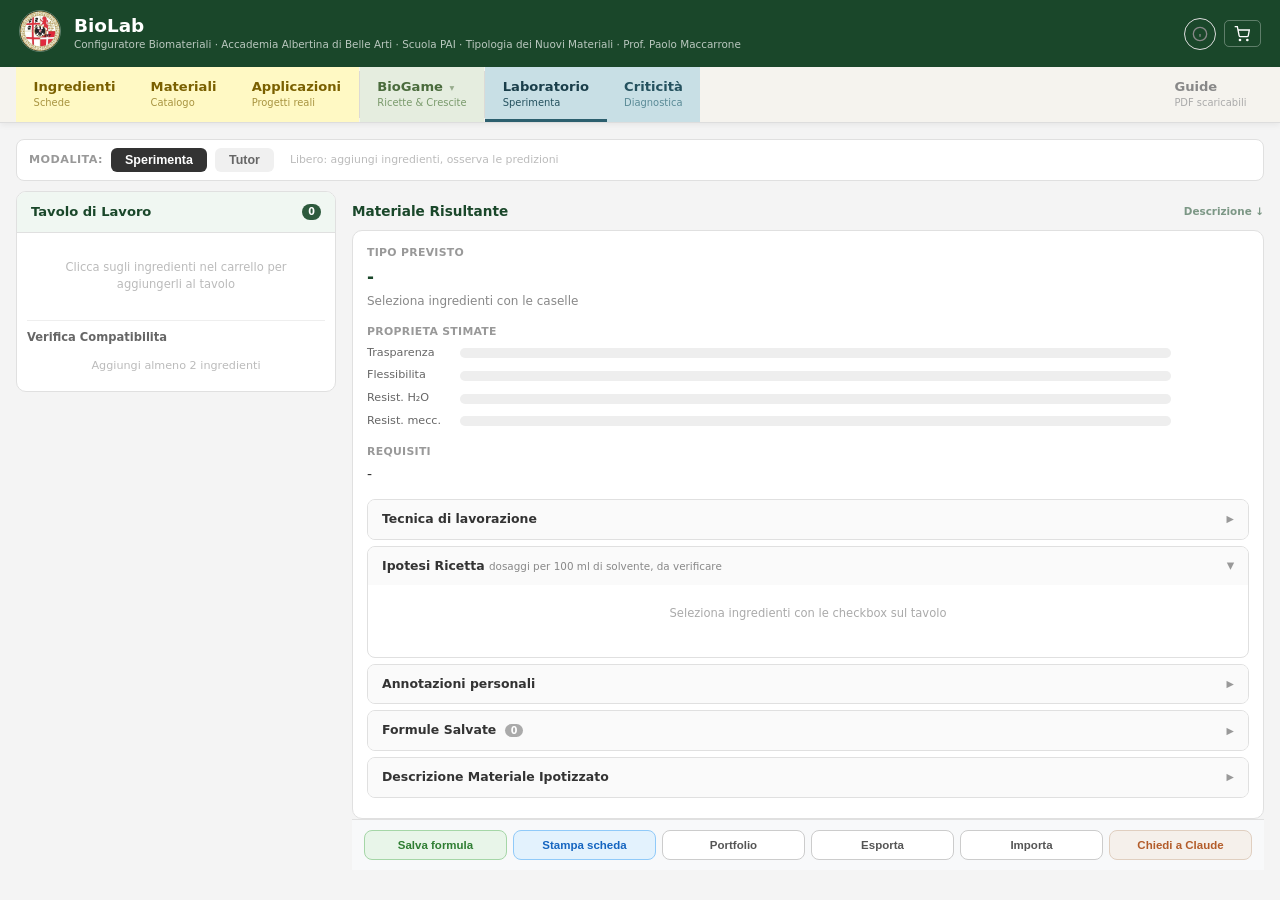
<file: app/lab.html>
<!DOCTYPE html>
<html lang="it">
<head>
<meta charset="UTF-8">
<meta name="viewport" content="width=device-width, initial-scale=1.0">
<title>BioLab — Laboratorio</title>
<link rel="stylesheet" href="biolab.css">

<style>
.formula-solvent-row { background: #f0f7ff; }
.formula-solvent-row td { color: #1565C0; }
.dot-solvente { background: #64b5f6; width: 10px; height: 10px; border-radius: 50%; display: inline-block; margin-right: 6px; }
.solvent-val { font-weight: 600; color: #1565C0; }
</style>
</head>
<body>

<!-- ===== HEADER (generato da core.js initNav) ===== -->
<header class="bl-header" id="blHeader"></header>

<!-- ===== MAIN CONTENT: LABORATORIO ===== -->
<div class="bl-page-content">
    <!-- MODE TOGGLE -->
    <div class="lab-mode-bar">
        <span class="lab-mode-label">Modalita:</span>
        <button class="lab-mode-btn active" id="modeSpecBtn" onclick="setLabMode('sperimenta')">Sperimenta</button>
        <button class="lab-mode-btn" id="modeTutorBtn" onclick="setLabMode('tutor')">Tutor</button>
        <span class="lab-mode-hint" id="modeHint">Libero: aggiungi ingredienti, osserva le predizioni</span>
    </div>

    <div class="lab-layout">
        <!-- LEFT: TAVOLO -->
        <div class="tavolo-panel">
            <div class="tavolo-header">
                Tavolo di Lavoro
                <span class="count" id="tavoloCount">0</span>
            </div>
            <div class="tavolo-body">
                <div class="tavolo-ingredienti" id="tavoloArea">
                    <div class="tavolo-hint">Clicca sugli ingredienti nel carrello per aggiungerli al tavolo</div>
                </div>
                
                <div class="compat-section">
                    <div class="compat-title">Verifica Compatibilita</div>
                    <div id="compatResults">
                        <div class="compat-empty">Aggiungi almeno 2 ingredienti</div>
                    </div>
                </div>
            </div>
        </div>
        
        <!-- RIGHT: RESULTS + ACCORDIONS -->
        <div class="result-panel">
            <!-- === SPERIMENTA MODE (visible by default) === -->
            <div id="specMode">
            <div class="result-header" id="resultHeader">Materiale Risultante
                <a href="#" class="section-jump" onclick="event.preventDefault(); if(!document.getElementById('accDescrizione').classList.contains('acc-open')) toggleAccordion('accDescrizione'); setTimeout(function(){document.getElementById('accDescrizione').scrollIntoView({behavior:'smooth', block:'start'});},100);">Descrizione &#8595;</a>
            </div>
            <div class="result-body">
                <div class="result-section">
                    <div class="result-label">Tipo previsto</div>
                    <div class="result-type" id="resultType">-</div>
                    <div class="result-base" id="resultBase">Aggiungi ingredienti al tavolo</div>
                </div>
                
                <div class="result-section">
                    <div class="result-label">Proprieta stimate</div>
                    <div class="bar-row"><span class="bar-label">Trasparenza</span><div class="bar-track"><div class="bar-fill" id="barTrasp" style="width:0%"></div></div><span class="bar-qual" id="qualTrasp"></span></div>
                    <div class="bar-row"><span class="bar-label">Flessibilita</span><div class="bar-track"><div class="bar-fill" id="barFlex" style="width:0%"></div></div><span class="bar-qual" id="qualFlex"></span></div>
                    <div class="bar-row"><span class="bar-label">Resist. H&#8322;O</span><div class="bar-track"><div class="bar-fill" id="barH2O" style="width:0%"></div></div><span class="bar-qual" id="qualH2O"></span></div>
                    <div class="bar-row"><span class="bar-label">Resist. mecc.</span><div class="bar-track"><div class="bar-fill" id="barMecc" style="width:0%"></div></div><span class="bar-qual" id="qualMecc"></span></div>
                </div>
                
                <div class="result-section">
                    <div class="result-label">Requisiti</div>
                    <div class="result-tags" id="resultTags">-</div>
                </div>
                
                <div class="limits-section" id="limitsSection" style="display:none;">
                    <div class="limits-title">Limiti e soluzioni</div>
                    <div id="limitsContent"></div>
                </div>
                
                <div class="suggestions-section" id="suggestionsSection" style="display:none;">
                    <div class="suggestions-title">Suggerimenti</div>
                    <div id="suggestionsContent"></div>
                </div>

                <!-- ACCORDION: TECNICA -->
                <div class="acc-section acc-tecnica" id="accTecnica">
                    <div class="acc-header" onclick="toggleAccordion('accTecnica')">
                        <span>Tecnica di lavorazione</span>
                        <span class="acc-chevron">&#9654;</span>
                    </div>
                    <div class="acc-body">
                        <div class="acc-body-inner">
                            <div class="tecnica-section" id="tecnicaSection">
                                <div class="tecnica-options">
                                    <button class="tecnica-btn active" data-tecnica="colata" onclick="setTecnica('colata')">Colata</button>
                                    <button class="tecnica-btn" data-tecnica="reticolazione" onclick="setTecnica('reticolazione')">Reticolazione ionica</button>
                                    <button class="tecnica-btn" data-tecnica="compressione" onclick="setTecnica('compressione')">Compressione a caldo</button>
                                    <button class="tecnica-btn" data-tecnica="aerazione" onclick="setTecnica('aerazione')">Aerazione / Schiuma</button>
                                    <button class="tecnica-btn" data-tecnica="fermentazione" onclick="setTecnica('fermentazione')">Fermentazione</button>
                                    <button class="tecnica-btn" data-tecnica="stratificazione" onclick="setTecnica('stratificazione')">Stratificazione</button>
                                </div>
                                <div class="tecnica-hint" id="tecnicaHint"></div>
                                <div class="coating-row" id="coatingRow">
                                    <label><input type="checkbox" id="coatingCheck" onchange="toggleCoating()"> Lipide come coating superficiale</label>
                                    <span class="coating-hint" id="coatingHint"></span>
                                </div>
                            </div>
                        </div>
                    </div>
                </div>

                <!-- ACCORDION: FORMULA (stub per Pezzo 2) -->
                <div class="acc-section acc-formula acc-open" id="accFormula">
                    <div class="acc-header" onclick="toggleAccordion('accFormula')">
                        <span>Ipotesi Ricetta <small style="font-weight:normal;color:#888;font-size:0.65rem;">dosaggi per 100 ml di solvente, da verificare</small></span>
                        <span class="acc-chevron">&#9654;</span>
                    </div>
                    <div class="acc-body">
                        <div class="acc-body-inner">
                            <div id="formulaContent">
                                <div class="formula-empty">Usa le caselle sul tavolo per selezionare</div>
                            </div>
                            <div class="smart-messages" id="smartMessages"></div>
                        </div>
                    </div>
                </div>
                
                <!-- ACCORDION: ANNOTAZIONI -->
                <div class="acc-section acc-annotazioni" id="accAnnotazioni">
                    <div class="acc-header" onclick="toggleAccordion('accAnnotazioni')">
                        <span>Annotazioni personali</span>
                        <span class="acc-chevron">&#9654;</span>
                    </div>
                    <div class="acc-body">
                        <div class="acc-body-inner">
                            <textarea id="formulaAnnotations" class="annotations-textarea" placeholder="Scrivi qui le tue note sulla ricetta: osservazioni, varianti da provare, risultati dei test..."></textarea>
                        </div>
                    </div>
                </div>
                
                <!-- ACCORDION: FORMULE SALVATE (stub per Pezzo 2) -->
                <div class="acc-section acc-salvate" id="accSalvate">
                    <div class="acc-header" onclick="toggleAccordion('accSalvate')">
                        <span>Formule Salvate <span class="acc-badge" style="background:#aaa;color:#fff;" id="savedCount">0</span></span>
                        <span class="acc-chevron">&#9654;</span>
                    </div>
                    <div class="acc-body">
                        <div class="acc-body-inner">
                            <div class="saved-formulas-list" id="savedFormulasList">
                                <div class="saved-empty">Nessuna ricetta salvata</div>
                            </div>
                            <div style="display:none;">
                                <input type="file" id="importFile" accept=".json" onchange="importLabData(this)">
                            </div>
                        </div>
                    </div>
                </div>
                
                <!-- ACCORDION: DESCRIZIONE MATERIALE (stub per Pezzo 3) -->
                <div class="acc-section acc-descrizione" id="accDescrizione">
                    <div class="acc-header" onclick="toggleAccordion('accDescrizione')">
                        <span>Descrizione Materiale Ipotizzato</span>
                        <span class="acc-chevron">&#9654;</span>
                    </div>
                    <div class="acc-body">
                        <div class="acc-body-inner">
                            <div class="description-disclaimer">Previsione basata sulle famiglie chimiche, non sulle interazioni specifiche tra ingredienti. Il risultato reale dipende da proporzioni, temperatura e tecnica.</div>
                            <div class="description-content" id="descriptionContent">
                                <div class="description-empty">Aggiungi ingredienti al tavolo per vedere una descrizione del possibile materiale</div>
                            </div>
                        </div>
                    </div>
                </div>
            </div>
            </div><!-- /specMode -->

            <!-- === TUTOR MODE (hidden by default) === -->
            <div id="tutorMode" style="display:none">
                <div class="tutor-container" id="tutorContainer">
                    <div class="tutor-empty">
                        <div class="tutor-empty-icon">&#9741;</div>
                        Attiva la modalita Tutor per ricevere suggerimenti<br>
                        basati sugli ingredienti nel tuo carrello.
                    </div>
                </div>
            </div>

            <!-- ACTION BAR -->
            <div class="lab-action-bar" id="labActionBar">
                <button onclick="saveFormula()" class="lab-act-btn act-save" title="Salva formula corrente">Salva formula</button>
                <button onclick="printFormula()" class="lab-act-btn act-print" title="Stampa scheda A4 della formula">Stampa scheda</button>
                <button onclick="printPortfolio()" class="lab-act-btn act-port" title="Stampa riepilogo di tutte le formule salvate">Portfolio</button>
                <button onclick="exportLabData()" class="lab-act-btn act-exp" title="Scarica backup dati">Esporta</button>
                <button onclick="document.getElementById('importFile').click()" class="lab-act-btn act-imp" title="Ripristina dati da backup">Importa</button>
                <button onclick="askClaude()" class="lab-act-btn act-claude" title="Chiedi consiglio a Claude AI sulla ricetta">Chiedi a Claude</button>
            </div>

        </div>
    </div>
</div>
<div class="modal-overlay" id="modalOverlay" onclick="closeModal(event)">
    <div class="modal" onclick="event.stopPropagation()">
        <div class="modal-header">
            <h3 id="modalTitle">Dettaglio</h3>
            <button class="modal-close" onclick="closeModal()">&times;</button>
        </div>
        <div class="modal-body" id="modalBody"></div>
        <div class="modal-actions" id="modalActions"></div>
    </div>
</div>

<!-- ===== TOAST ===== -->
<div class="toast-container" id="toastContainer"></div>

<!-- ===== DATABASE ===== -->
<script src="biolab-core.js"></script>
<script src="database_biomateriali_v11.js"></script>
<script src="tutor.js"></script>

<script>
// =============================================================
// LAB.HTML — PEZZO 1
// Tavolo + Barre + calculateMaterial + Compatibilita + Tecniche
// =============================================================

// =============================================
// MODALITA LAB: sperimenta (default) / tutor
// =============================================
let labMode = 'sperimenta';

function setLabMode(mode) {
    labMode = mode;
    var specBtn = document.getElementById('modeSpecBtn');
    var tutorBtn = document.getElementById('modeTutorBtn');
    var specPanel = document.getElementById('specMode');
    var tutorPanel = document.getElementById('tutorMode');
    var hint = document.getElementById('modeHint');
    var tavoloPanel = document.querySelector('.tavolo-panel');
    var resultPanel = document.querySelector('.result-panel');

    if (mode === 'tutor') {
        specBtn.classList.remove('active');
        tutorBtn.classList.add('active');
        specPanel.style.display = 'none';
        tutorPanel.style.display = 'block';
        if (tavoloPanel) tavoloPanel.style.display = 'none';
        if (resultPanel) resultPanel.style.flex = '1 1 100%';
        hint.textContent = 'Guidato: il tutor analizza i tuoi ingredienti e suggerisce direzioni';
        if (typeof BioLab !== 'undefined' && typeof BioLab.Tutor !== 'undefined') {
            BioLab.Tutor.render();
        }
    } else {
        specBtn.classList.add('active');
        tutorBtn.classList.remove('active');
        specPanel.style.display = 'block';
        tutorPanel.style.display = 'none';
        if (tavoloPanel) tavoloPanel.style.display = '';
        if (resultPanel) resultPanel.style.flex = '';
        hint.textContent = 'Libero: aggiungi ingredienti, osserva le predizioni';
    }
}

// =============================================
// STATO (carrello = BioLab.cart da biolab-core.js)
// =============================================
let tavolo = [];
let formulaSelection = new Set();
let customDosages = {};
let descUpdateTimer = null;
let currentTecnica = 'colata';
let coatingAttivo = false;

// =============================================
// COSTANTI CALIBRATE — lette dal database (database_biomateriali_v11.js)
// FAMILY_PROP_RATES, FAMILY_INTERACTIONS, TAVOLO_LIMITS, FAMILY_DOSE_RULES,
// TECNICA_MODIFIERS, TECNICA_REQUIRES, BAR_QUAL_LABELS, FAMILY_COLORS
// sono definiti come const globali nel DB.
// getCategoryColor e getCategoryClass sono in biolab-core.js.

// Helper: scrive solo le formule lab nell'archivio unificato
function _writeLabFormulas(labFormulas) {
    var archive = BioLab.loadArchive().filter(function(a) { return a.origine !== 'lab'; });
    labFormulas.forEach(function(f) { f.origine = 'lab'; archive.push(f); });
    localStorage.setItem(BioLab.ARCHIVE_KEY, JSON.stringify(archive));
}

function showToast(message, type, duration) {
    type = type || 'info'; duration = duration || 3000;
    var container = document.getElementById('toastContainer');
    var toast = document.createElement('div');
    toast.className = 'toast ' + type;
    toast.innerHTML = message;
    container.appendChild(toast);
    setTimeout(function() { toast.remove(); }, duration);
}

function showConfirmModal(title, message, onConfirm, onCancel) {
    document.querySelectorAll('.confirm-modal-overlay').forEach(function(m) { m.remove(); });
    var overlay = document.createElement('div');
    overlay.className = 'confirm-modal-overlay';
    overlay.innerHTML = '<div class="confirm-modal"><div class="confirm-modal-header">' + title + '</div>' +
        '<div class="confirm-modal-body">' + message + '</div>' +
        '<div class="confirm-modal-actions"><button class="btn-confirm-cancel">Annulla</button>' +
        '<button class="btn-confirm-ok">Conferma</button></div></div>';
    document.body.appendChild(overlay);
    overlay.querySelector('.btn-confirm-cancel').onclick = function() { overlay.remove(); if (onCancel) onCancel(); };
    overlay.querySelector('.btn-confirm-ok').onclick = function() { overlay.remove(); if (onConfirm) onConfirm(); };
    overlay.onclick = function(e) { if (e.target === overlay) { overlay.remove(); if (onCancel) onCancel(); } };
    document.addEventListener('keydown', function escH(e) { if (e.key === 'Escape') { overlay.remove(); document.removeEventListener('keydown', escH); } });
}

function closeModal(e) {
    if (!e || e.target.id === 'modalOverlay') document.getElementById('modalOverlay').classList.remove('show');
}

function toggleAccordion(id) {
    var el = document.getElementById(id);
    if (el) el.classList.toggle('acc-open');
}

// =============================================
// CART MANAGEMENT
// =============================================
function toggleCartPanel() {
    document.getElementById('cartPanel').classList.toggle('open');
}

function updateCart() {
    var body = document.getElementById('cartPanelBody');
    var badge = document.getElementById('cartBadge');
    var clearBtn = document.getElementById('cartClearBtn');
    var cart = BioLab.cart;
    if (badge) {
        badge.textContent = cart.length;
        badge.style.display = cart.length > 0 ? '' : 'none';
    }
    
    if (!body) return;
    if (cart.length === 0) {
        body.innerHTML = '<div class="bl-cart-empty">Carrello vuoto</div>';
        if (clearBtn) clearBtn.style.display = 'none';
        return;
    }
    
    // Show/hide Svuota
    if (clearBtn) clearBtn.style.display = cart.length > 1 ? 'inline-block' : 'none';
    
    var html = '';
    cart.forEach(function(ing) {
        if (!ing || !ing.id) return;
        var inTavolo = tavolo.includes(ing.id);
        var clickAction = inTavolo ? "removeFromTavolo('" + ing.id + "')" : "addToTavolo('" + ing.id + "')";
        html += '<div class="cart-item' + (inTavolo ? ' in-tavolo' : '') + '">' +
            '<span class="dot" style="background:' + getCategoryColor(ing.famiglia) + '"></span>' +
            '<span class="name" onclick="' + clickAction + '" title="Click: ' + (inTavolo ? 'rimuovi dal' : 'aggiungi al') + ' tavolo">' + (ing.nome || ing.id) + '</span>' +
            '<span class="cart-actions">' +
            '<span class="cart-btn btn-remove" onclick="event.stopPropagation(); removeFromCart(\'' + ing.id + '\')">x</span>' +
            '</span></div>';
    });
    body.innerHTML = html;
    // Aggiorna tutor (legge il carrello)
    if (labMode === 'tutor' && typeof BioLab !== 'undefined' && BioLab.Tutor) {
        BioLab.Tutor.render();
    }
}

function removeFromCart(id) {
    var item = BioLab.cart.find(function(c) { return c.id === id; });
    var nome = item ? item.nome : id;
    BioLab.confirm('Rimuovere <strong>' + nome + '</strong> dal carrello?', function() {
        BioLab.removeFromCart(id);
        if (tavolo.includes(id)) {
            tavolo = tavolo.filter(function(i) { return i !== id; });
            formulaSelection.delete(id);
            delete customDosages[id];
        }
        updateCart();
        updateTavolo();
        saveLabState();
    });
}

function clearCart() {
    if (BioLab.cart.length === 0) { showToast('Il carrello e gia vuoto', 'info'); return; }
    showConfirmModal('Svuota carrello', 'Svuotare completamente il carrello?', function() {
        BioLab.clearCart(); tavolo = []; formulaSelection.clear(); customDosages = {};
        updateCart(); updateTavolo(); saveLabState();
        showToast('Carrello svuotato', 'info');
    });
}

// =============================================
// TAVOLO FUNCTIONS
// =============================================
function updateTavolo() {
    var area = document.getElementById('tavoloArea');
    var countEl = document.getElementById('tavoloCount');
    if (!area || !countEl) return;
    
    countEl.textContent = tavolo.length;
    var ings = (typeof INGREDIENTI_DATA !== 'undefined') ? INGREDIENTI_DATA.ingredienti || {} : {};
    
    // Sync formulaSelection
    formulaSelection = new Set([...formulaSelection].filter(function(id) { return tavolo.includes(id); }));
    
    if (tavolo.length === 0) {
        area.className = 'tavolo-ingredienti';
        area.innerHTML = '<div class="tavolo-hint">Clicca sugli ingredienti nel carrello per aggiungerli al tavolo</div>';
        formulaSelection.clear(); customDosages = {};
    } else {
        area.className = 'tavolo-ingredienti has-items';
        area.innerHTML = '<div class="tavolo-chips">' + tavolo.map(function(id) {
            var ing = ings[id];
            var nome = ing ? ing.nome : id.replace(/_/g, ' ');
            var famiglia = ing ? ing.famiglia : 'teorico';
            var dotClass = getCategoryClass(famiglia);
            var isSelected = formulaSelection.has(id);
            var chipClass = isSelected ? 'tavolo-chip selected' : 'tavolo-chip' + (formulaSelection.size > 0 ? ' deselected' : '');
            return '<div class="' + chipClass + '">' +
                '<input type="checkbox" ' + (isSelected ? 'checked' : '') + ' onchange="toggleFormulaIngredient(\'' + id + '\', this.checked)">' +
                '<span class="dot ' + dotClass + '"></span>' + nome +
                '<span class="remove" onclick="removeFromTavolo(\'' + id + '\')">&times;</span></div>';
        }).join('') + '</div>' +
        '<div class="tavolo-select-hint">Seleziona ingredienti per la ricetta</div>';
    }
    
    // Recipe reference box
    var refBox = document.getElementById('recipeRefBox');
    if (!refBox) {
        refBox = document.createElement('div');
        refBox.id = 'recipeRefBox';
        area.parentNode.insertBefore(refBox, area.nextSibling);
    }
    if (window._loadedRecipeRef && tavolo.length > 0) {
        var ref = window._loadedRecipeRef;
        var rh = '<div style="margin:0.5rem 0;padding:0.6rem;background:#e3f2fd;border-radius:6px;border-left:3px solid #1976d2;font-size:0.72rem;">';
        rh += '<div style="display:flex;justify-content:space-between;align-items:center;margin-bottom:0.3rem;">';
        rh += '<strong style="color:#1565c0;">Ricetta di riferimento: ' + ref.nome + '</strong>';
        rh += '<span onclick="window._loadedRecipeRef=null;updateTavolo();" style="cursor:pointer;color:#999;font-size:0.8rem;" title="Chiudi">&times;</span></div>';
        if (ref.dosaggi) rh += '<div style="color:#37474f;line-height:1.5;margin-bottom:0.3rem;">' + ref.dosaggi + '</div>';
        var dettagli = [];
        if (ref.colore) dettagli.push('Colore: ' + ref.colore);
        if (ref.consistenza) dettagli.push(ref.consistenza);
        if (ref.trasparenza) dettagli.push('Trasp: ' + ref.trasparenza);
        if (dettagli.length > 0) rh += '<div style="color:#78909c;font-size:0.67rem;">' + dettagli.join(' &middot; ') + '</div>';
        if (ref.problemi && ref.problemi !== 'Nessuna.' && ref.problemi !== '') rh += '<div style="color:#c62828;font-size:0.67rem;margin-top:0.2rem;">' + ref.problemi + '</div>';
        rh += '</div>';
        refBox.innerHTML = rh;
    } else { refBox.innerHTML = ''; }
    
    checkCompatibility();
    calculateMaterial();
    calculateFormula();
    // Aggiorna tutor se in modalità tutor
    if (labMode === 'tutor' && typeof BioLab !== 'undefined' && BioLab.Tutor) {
        BioLab.Tutor.render();
    }
}

function addAllToTavolo() {
    BioLab.cart.forEach(function(ing) {
        if (ing && ing.id && !tavolo.includes(ing.id)) tavolo.push(ing.id);
    });
    updateTavolo();
    updateCart();
    saveLabState();
}

function addToTavolo(id) {
    if (!tavolo.includes(id)) {
        tavolo.push(id);
        updateTavolo();
        updateCart();
        saveLabState();
    }
}

function removeFromTavolo(id) {
    tavolo = tavolo.filter(function(i) { return i !== id; });
    updateTavolo();
    updateCart();
    saveLabState();
}

function clearTavolo() {
    if (tavolo.length === 0) return;
    showConfirmModal('Svuota tavolo', 'Svuotare il tavolo di lavoro?<br><br>Gli ingredienti resteranno nel carrello.', function() {
        tavolo = []; formulaSelection.clear(); customDosages = {};
        window._editingFormulaId = null; window._editingFormulaName = null;
        window._loadedRecipeRef = null;
        updateTavolo(); updateCart(); saveLabState();
    });
}

function clearTavoloSilent() {
    tavolo = []; formulaSelection.clear(); customDosages = {};
    window._editingFormulaId = null; window._editingFormulaName = null;
    window._loadedRecipeRef = null;
    updateTavolo(); updateCart(); saveLabState();
}

function toggleFormulaIngredient(id, checked) {
    if (checked) { formulaSelection.add(id); }
    else { formulaSelection.delete(id); delete customDosages[id]; }
    updateTavolo();
    saveLabState();
}

// =============================================
// TECNICA DI LAVORAZIONE
// =============================================
function setTecnica(tecnica) {
    var btn = document.querySelector('.tecnica-btn[data-tecnica="' + tecnica + '"]');
    if (btn && btn.classList.contains('disabled')) return;
    currentTecnica = tecnica;
    document.querySelectorAll('.tecnica-btn').forEach(function(b) {
        b.classList.toggle('active', b.dataset.tecnica === tecnica);
    });
    var hintEl = document.getElementById('tecnicaHint');
    if (hintEl) {
        var mod = TECNICA_MODIFIERS[tecnica];
        if (mod && tecnica !== 'colata') { hintEl.textContent = mod.hint; hintEl.classList.add('visible'); }
        else { hintEl.classList.remove('visible'); }
    }
    calculateMaterial();
    calculateFormula();
}

function toggleCoating() {
    var cb = document.getElementById('coatingCheck');
    coatingAttivo = cb ? cb.checked : false;
    var row = document.getElementById('coatingRow');
    if (row) row.classList.toggle('active', coatingAttivo);
    var hint = document.getElementById('coatingHint');
    if (hint) hint.textContent = coatingAttivo ? 'Spalmato/applicato sulla superficie, non miscelato' : 'Spunta se il lipide va applicato sopra, non nel mix';
    calculateMaterial();
    calculateFormula();
}

function updateTecnicaAvailability() {
    var ings = (typeof INGREDIENTI_DATA !== 'undefined') ? INGREDIENTI_DATA.ingredienti || {} : {};
    var famiglieAttive = new Set();
    var idsAttivi = [];
    formulaSelection.forEach(function(id) {
        var ing = ings[id];
        if (ing) { famiglieAttive.add(ing.famiglia); idsAttivi.push(id); }
    });
    var hasLipide = famiglieAttive.has('RESINA_LIPIDE');
    var hasColtura = famiglieAttive.has('COLTURA');
    
    // Tecniche ammesse per colture: solo fermentazione (e stratificazione per SCOBY multi-layer)
    var colturaTecniche = { fermentazione: true, stratificazione: true };
    
    document.querySelectorAll('.tecnica-btn').forEach(function(btn) {
        var tecnica = btn.dataset.tecnica;
        
        // COLTURA override: disable techniques that don't apply
        if (hasColtura) {
            var colOk = colturaTecniche[tecnica] || false;
            btn.classList.toggle('disabled', !colOk);
            btn.title = colOk ? '' : 'Le colture crescono per fermentazione, non per ' + tecnica;
            if (!colOk && currentTecnica === tecnica) {
                currentTecnica = 'fermentazione';
                document.querySelectorAll('.tecnica-btn').forEach(function(b) { b.classList.toggle('active', b.dataset.tecnica === 'fermentazione'); });
                var hintEl = document.getElementById('tecnicaHint');
                if (hintEl) {
                    var mod = typeof TECNICA_MODIFIERS !== 'undefined' ? TECNICA_MODIFIERS['fermentazione'] : null;
                    if (mod) { hintEl.textContent = mod.hint; hintEl.classList.add('visible'); }
                }
            }
            return;
        }
        
        var req = typeof TECNICA_REQUIRES !== 'undefined' ? TECNICA_REQUIRES[tecnica] : null;
        if (!req || req.always) { btn.classList.remove('disabled'); btn.title = ''; return; }
        var enabled = false;
        if (req.famiglie) req.famiglie.forEach(function(f) { if (famiglieAttive.has(f)) enabled = true; });
        if (req.ingredienti) req.ingredienti.forEach(function(ingId) { if (idsAttivi.indexOf(ingId) >= 0) enabled = true; });
        if (req.minIngredienti) { if (idsAttivi.length >= req.minIngredienti) enabled = true; }
        btn.classList.toggle('disabled', !enabled);
        btn.title = enabled ? '' : req.reason;
        if (!enabled && currentTecnica === tecnica) {
            currentTecnica = 'colata';
            document.querySelectorAll('.tecnica-btn').forEach(function(b) { b.classList.toggle('active', b.dataset.tecnica === 'colata'); });
            var hintEl = document.getElementById('tecnicaHint');
            if (hintEl) hintEl.classList.remove('visible');
        }
    });
    
    var coatingRow = document.getElementById('coatingRow');
    if (coatingRow) {
        coatingRow.classList.toggle('visible', hasLipide);
        if (!hasLipide && coatingAttivo) {
            coatingAttivo = false;
            var cb = document.getElementById('coatingCheck');
            if (cb) cb.checked = false;
            coatingRow.classList.remove('active');
        }
    }
}

// =============================================
// BAR DISPLAY + QUALITATIVE LABELS
// =============================================
function getBarQualLabel(id, value) {
    var labels = BAR_QUAL_LABELS[id];
    if (!labels) return '';
    var label = labels[0][1];
    for (var i = 0; i < labels.length; i++) { if (value >= labels[i][0]) label = labels[i][1]; }
    return label;
}

function updateBar(id, value) {
    var bar = document.getElementById(id);
    if (!bar) return;
    var v = Math.min(100, Math.max(0, value));
    bar.style.width = v + '%';
    bar.className = 'bar-fill ' + (v > 60 ? 'high' : v > 30 ? 'medium' : 'low');
    var qualEl = document.getElementById('qual' + id.replace('bar', ''));
    if (qualEl) qualEl.textContent = v > 0 ? getBarQualLabel(id, v) : '';
}

// =============================================
// CHECK COMPATIBILITY
// =============================================
function checkCompatibility() {
    var container = document.getElementById('compatResults');
    if (!container) return;
    var ings = (typeof INGREDIENTI_DATA !== 'undefined') ? INGREDIENTI_DATA.ingredienti || {} : {};
    var compatDB = (typeof INGREDIENTI_DATA !== 'undefined') ? INGREDIENTI_DATA.regole_compatibilita_famiglie || {} : {};
    
    if (tavolo.length < 2) { container.innerHTML = '<div class="compat-empty">Aggiungi almeno 2 ingredienti</div>'; return; }
    
    var html = '';
    for (var i = 0; i < tavolo.length; i++) {
        for (var j = i + 1; j < tavolo.length; j++) {
            var id1 = tavolo[i], id2 = tavolo[j];
            var ing1 = ings[id1], ing2 = ings[id2];
            if (!ing1 || !ing2) continue;
            var fam1 = ing1.famiglia, fam2 = ing2.famiglia;
            var compat = null;
            if (compatDB[fam1] && compatDB[fam1][fam2]) compat = compatDB[fam1][fam2];
            else if (compatDB[fam2] && compatDB[fam2][fam1]) compat = compatDB[fam2][fam1];
            var rowClass = 'ok', statusIcon = 'OK', note = 'Compatibili';
            if (compat && compat.liv) {
                if (compat.liv === 'eccellente') { rowClass = 'synergy'; statusIcon = '++'; }
                else if (compat.liv === 'buona') { rowClass = 'ok'; statusIcon = 'OK'; }
                else if (compat.liv === 'neutra') { rowClass = 'ok'; statusIcon = '~'; note = 'Neutri'; }
                else if (compat.liv === 'attenzione') { rowClass = 'warning'; statusIcon = '!'; }
                else if (compat.liv === 'limitata' || compat.liv === 'incompatibile') { rowClass = 'error'; statusIcon = 'X'; }
                if (compat.note) note = compat.note;
            }
            html += '<div class="compat-row ' + rowClass + '"><span class="status">' + statusIcon + '</span>' +
                '<div class="content"><div class="pair">' + ing1.nome + ' + ' + ing2.nome + '</div>' +
                '<div class="note">' + note + '</div></div></div>';
        }
    }
    container.innerHTML = html || '<div class="compat-empty">Nessuna incompatibilita rilevata</div>';
}

// =============================================
</script>

<!-- Moduli Lab estratti per modularità -->
<script src="lab-formula.js"></script>
<script src="lab-description.js"></script>
<script src="lab-print.js"></script>

<script>
// =============================================
// CALLBACKS & INIT
// =============================================

function onCartChanged() {
    tavolo = tavolo.filter(function(id) { return BioLab.isInCart(id); });
    formulaSelection = new Set([...formulaSelection].filter(function(id) { return tavolo.includes(id); }));
    updateCart();
    updateTavolo();
    saveLabState();
}

// =============================================
// INIT
// =============================================
document.addEventListener('DOMContentLoaded', function() {
    if (typeof INGREDIENTI_DATA === 'undefined') {
        console.error('Database non caricato. Verificare database_biomateriali_v11.js');
        document.getElementById('tavoloArea').innerHTML = '<div style="padding:1rem;color:#c00;font-size:0.75rem;">Errore: database non trovato.</div>';
        return;
    }
    console.log('Lab init — DB caricato:', {
        ingredienti: Object.keys(INGREDIENTI_DATA.ingredienti || {}).length,
        documentati: (MATERIALI_DATA.materiali_documentati || []).length,
        inProgress: (MATERIALI_DATA.materiali_in_progress || []).length
    });
    loadLabState();

    // ── RICEZIONE DA BIOGAME ──
    var bgPayload = localStorage.getItem('biogame_to_lab');
    if (bgPayload) {
        try {
            var bg = JSON.parse(bgPayload);
            // Valido solo se recente (< 60 secondi)
            if (bg.source === 'biogame' && bg.ingredienti && (Date.now() - bg.timestamp < 60000)) {
                localStorage.removeItem('biogame_to_lab');
                // Pulisci tavolo corrente
                clearTavoloSilent();
                BioLab.clearCart();
                // Aggiungi ogni ingrediente al cart e al tavolo
                bg.ingredienti.forEach(function(item) {
                    var dbIng = INGREDIENTI_DATA.ingredienti[item.id];
                    if (!dbIng) return;
                    BioLab.addToCart({ id: item.id, nome: dbIng.nome, famiglia: dbIng.famiglia });
                    tavolo.push(item.id);
                    formulaSelection.add(item.id);
                    // Dose custom se presente
                    if (item.dose) {
                        customDosages[item.id] = item.dose;
                    }
                });
                updateCart();
                updateTavolo();
                saveLabState();
                showToast('Ricetta importata da BioGame (' + bg.ingredienti.length + ' ingredienti)', 'success');
            } else {
                localStorage.removeItem('biogame_to_lab');
            }
        } catch(e) {
            localStorage.removeItem('biogame_to_lab');
        }
    }
    // Render iniziale tutor (se in modalità tutor o carrello già pieno)
    if (typeof BioLab !== 'undefined' && BioLab.Tutor) {
        BioLab.Tutor.render();
    }
    // Hash routing: lab.html#tutor apre direttamente il Tutor
    var hash = window.location.hash.replace('#', '');
    if (hash === 'tutor') {
        setLabMode('tutor');
    } else if (hash === 'sperimenta') {
        setLabMode('sperimenta');
    }
    // Switch via dropdown anche dalla stessa pagina
    window.addEventListener('hashchange', function() {
        var h = window.location.hash.replace('#', '');
        if (h === 'tutor') setLabMode('tutor');
        else if (h === 'sperimenta') setLabMode('sperimenta');
    });
});
</script>
</body>
</html>
</file>
<file: app/biolab.css>
/* ============================================================
   BioLab_21 — Stili condivisi
   Palette: verde bosco #2d5a3d, sfondo #f4f4f4, accento #1a472a
   ============================================================ */

/* --- Reset & Base --- */
*, *::before, *::after { box-sizing: border-box; margin: 0; padding: 0; }
body {
    font-family: 'Segoe UI', system-ui, -apple-system, sans-serif;
    background: #f4f4f4; color: #333;
    font-size: 14px; line-height: 1.5;
    min-height: 100vh;
}

/* --- Navbar --- */
/* --- HEADER: brand bar + tab bar --- */
.bl-header { position: sticky; top: 0; z-index: 100; }
.bl-brand-bar {
    background: #1a472a; color: #fff;
    display: flex; align-items: center;
    padding: 0.6rem 1.2rem; gap: 0.8rem;
}
.bl-brand-logo {
    width: 42px; height: 42px; border-radius: 50%;
    object-fit: cover; flex-shrink: 0;
    border: 1.5px solid rgba(255,255,255,0.3);
}
.bl-brand-text { display: flex; flex-direction: column; }
.bl-brand-title {
    font-weight: 700; font-size: 1.15rem;
    color: #fff; text-decoration: none; line-height: 1.2;
}
.bl-brand-title:hover { opacity: 0.9; }
.bl-brand-sub {
    font-size: 0.65rem; color: rgba(255,255,255,0.7);
    line-height: 1.3; margin-top: 1px;
}
.bl-brand-spacer { flex: 1; }
.bl-tab-bar {
    background: #f5f3ee;
    display: flex; align-items: stretch;
    padding: 0 1rem; gap: 0;
    border-bottom: 1px solid #ddd;
    box-shadow: 0 2px 6px rgba(0,0,0,0.06);
}
.bl-nav-link {
    color: #888; text-decoration: none;
    padding: 0.6rem 1.1rem 0.5rem;
    display: flex; flex-direction: column;
    border-bottom: 3px solid transparent;
    transition: color 0.15s;
    font-size: 0.78rem; font-weight: 500;
}
.bl-nav-link-name { font-weight: 600; font-size: 0.82rem; }
.bl-nav-link-sub { font-size: 0.62rem; color: #aaa; font-weight: 400; }
.bl-nav-link:hover { color: #333; background: rgba(0,0,0,0.03); }
.bl-nav-link.active {
    color: #1a472a; font-weight: 600;
    border-bottom: 3px solid #2d5a3d;
}
.bl-nav-link.active .bl-nav-link-sub { color: #2d5a3d; }

/* Dropdown Lab (Sperimenta / Tutor) */
.bl-nav-dropdown {
    position: relative;
    display: flex;
    align-items: stretch;
}
/* Separatore tra sezioni nav */
.bl-nav-sep {
    width: 1px;
    align-self: stretch;
    margin: 4px 0;
    background: rgba(0,0,0,0.1);
}

/* ═══ Zone pedagogiche — fasce continue ═══ */
.bl-zone-scoperta,
.bl-nav-dropdown.bl-zone-scoperta { background: #FFF9C4; }
.bl-zone-scoperta .bl-nav-link-name,
.bl-zone-scoperta.bl-nav-link .bl-nav-link-name { color: #7A6000; }
.bl-zone-scoperta .bl-nav-link-sub,
.bl-zone-scoperta.bl-nav-link .bl-nav-link-sub { color: #a89440; }
.bl-zone-scoperta:hover,
.bl-zone-scoperta.bl-nav-link:hover { background: #FFF59D !important; }
.bl-zone-scoperta.bl-nav-link.active,
.bl-zone-scoperta .bl-nav-link.active { border-bottom-color: #9E7B00; color: #5C4800; }
.bl-zone-scoperta.bl-nav-link.active .bl-nav-link-name,
.bl-zone-scoperta .bl-nav-link.active .bl-nav-link-name { color: #5C4800; }
.bl-zone-scoperta.bl-nav-link.active .bl-nav-link-sub,
.bl-zone-scoperta .bl-nav-link.active .bl-nav-link-sub { color: #7A6000; }

.bl-zone-cerniera,
.bl-nav-dropdown.bl-zone-cerniera { background: #E5EDDF; }
.bl-zone-cerniera .bl-nav-link-name,
.bl-zone-cerniera.bl-nav-link .bl-nav-link-name { color: #4A6B3C; }
.bl-zone-cerniera .bl-nav-link-sub,
.bl-zone-cerniera.bl-nav-link .bl-nav-link-sub { color: #7a9a6c; }
.bl-zone-cerniera:hover,
.bl-zone-cerniera.bl-nav-link:hover { background: #D5E4CC !important; }
.bl-zone-cerniera .bl-nav-link.active { border-bottom-color: #5A7A4A; }
.bl-zone-cerniera .bl-nav-link.active .bl-nav-link-name { color: #33522A; }
.bl-zone-cerniera .bl-nav-link.active .bl-nav-link-sub { color: #4A6B3C; }

.bl-zone-esperto,
.bl-nav-dropdown.bl-zone-esperto { background: #C8DFE5; }
.bl-zone-esperto .bl-nav-link-name,
.bl-zone-esperto.bl-nav-link .bl-nav-link-name { color: #24515E; }
.bl-zone-esperto .bl-nav-link-sub,
.bl-zone-esperto.bl-nav-link .bl-nav-link-sub { color: #5a8a96; }
.bl-zone-esperto:hover,
.bl-zone-esperto.bl-nav-link:hover { background: #B4D1DA !important; }
.bl-zone-esperto.bl-nav-link.active,
.bl-zone-esperto .bl-nav-link.active { border-bottom-color: #2C5F6E; }
.bl-zone-esperto.bl-nav-link.active .bl-nav-link-name,
.bl-zone-esperto .bl-nav-link.active .bl-nav-link-name { color: #1A3E4A; }
.bl-zone-esperto.bl-nav-link.active .bl-nav-link-sub,
.bl-zone-esperto .bl-nav-link.active .bl-nav-link-sub { color: #24515E; }
.bl-nav-arrow {
    font-size: 0.6rem;
    margin-left: 0.2rem;
    opacity: 0.5;
    transition: opacity 0.15s;
}
.bl-nav-dropdown:hover .bl-nav-arrow { opacity: 1; }
.bl-nav-dropdown-menu {
    display: none;
    position: absolute;
    top: 100%;
    left: 0;
    background: #fff;
    border: 1px solid #ddd;
    border-top: none;
    border-radius: 0 0 8px 8px;
    box-shadow: 0 6px 16px rgba(0,0,0,0.12);
    min-width: 210px;
    z-index: 1000;
    padding: 0.3rem 0;
}
.bl-nav-dropdown:hover .bl-nav-dropdown-menu { display: block; }
.bl-nav-dropdown-item {
    display: flex;
    flex-direction: column;
    padding: 0.55rem 1rem;
    color: #555;
    text-decoration: none;
    transition: background 0.12s;
    font-size: 0.8rem;
}
.bl-nav-dropdown-item:hover {
    background: #f0ede6;
    color: #1a472a;
}
.bl-dropdown-icon {
    display: inline;
    margin-right: 0.3rem;
}
.bl-dropdown-desc {
    font-size: 0.62rem;
    color: #999;
    margin-top: 0.1rem;
}
.bl-nav-right { display: flex; align-items: center; gap: 0.5rem; }
.bl-cart-btn {
    background: none; border: 1px solid rgba(255,255,255,0.3);
    color: #fff; padding: 0.3rem 0.6rem; border-radius: 5px;
    cursor: pointer; display: flex; align-items: center; gap: 0.35rem;
    font-size: 0.75rem; transition: background 0.15s;
    position: relative;
}
.bl-cart-btn:hover { background: rgba(255,255,255,0.12); }
.bl-cart-badge {
    background: #e74c3c; color: #fff;
    font-size: 0.6rem; font-weight: 700;
    min-width: 16px; height: 16px;
    border-radius: 8px; display: inline-flex;
    align-items: center; justify-content: center;
    padding: 0 4px;
}

/* --- Cart Panel (slide-in) --- */
.bl-cart-panel {
    position: fixed; top: 0; right: -320px;
    width: 300px; height: 100vh;
    background: #fff; box-shadow: -4px 0 16px rgba(0,0,0,0.12);
    transition: right 0.25s ease;
    z-index: 150; display: flex; flex-direction: column;
}
.bl-cart-panel.open { right: 0; }
.bl-cart-panel-header {
    padding: 0.75rem 1rem; border-bottom: 1px solid #eee;
    font-weight: 600; font-size: 0.85rem; color: #333;
    display: flex; justify-content: space-between; align-items: center;
}
.bl-cart-header-actions { display: flex; gap: 0.4rem; align-items: center; }
.btn-danger { background: #ffebee; color: #c62828; border: 1px solid #ffcdd2; }
.btn-danger:hover { background: #ffcdd2; }
.bl-cart-panel-body { flex: 1; overflow-y: auto; padding: 0.75rem; }
.bl-cart-empty { color: #999; font-size: 0.8rem; text-align: center; padding: 2rem 1rem; }
.bl-cart-item {
    display: flex; align-items: center; gap: 0.4rem;
    padding: 0.45rem 0.5rem; margin-bottom: 0.3rem;
    background: #f8f9fa; border-radius: 5px; font-size: 0.78rem;
}
.bl-cart-item:hover { background: #f0f7f2; }
.bl-cart-name { flex: 1; }
.bl-cart-remove {
    background: none; border: none; color: #c62828; cursor: pointer;
    padding: 2px; border-radius: 3px; display: flex;
}
.bl-cart-remove:hover { background: #ffebee; }
.bl-cart-actions {
    display: flex; gap: 0.5rem; justify-content: space-between;
    padding: 0.75rem 0; margin-top: 0.5rem;
    border-top: 1px solid #eee;
}
.bl-cart-footer {
    display: flex; gap: 0.5rem; justify-content: space-between;
    padding: 0.6rem 0.75rem; border-top: 1px solid #eee;
    background: #fff; flex-shrink: 0;
}
.bl-cart-confirm-text {
    flex: 1; font-size: 0.75rem; color: #c62828; font-weight: 500;
    display: flex; align-items: center;
}
.bl-cart-confirm-no, .bl-cart-confirm-yes {
    border: none; border-radius: 4px; padding: 3px 10px;
    font-size: 0.72rem; font-weight: 600; cursor: pointer;
}
.bl-cart-confirm-no {
    background: #e8e8e8; color: #333;
}
.bl-cart-confirm-yes {
    background: #ffcdd2; color: #c62828;
}
.bl-cart-confirm-no:hover { background: #ddd; }
.bl-cart-confirm-yes:hover { background: #ef9a9a; }

/* --- Confirm modal --- */
.bl-confirm-overlay {
    position: fixed; top: 0; left: 0; right: 0; bottom: 0;
    background: rgba(0,0,0,0.3); z-index: 9999;
    display: flex; align-items: flex-start; justify-content: flex-end;
    padding: 6rem 1.2rem 0 0;
    animation: bl-fade-in 0.15s ease;
}
.bl-confirm-box {
    background: #fff; border-radius: 10px; padding: 1.2rem 1.5rem;
    box-shadow: 0 8px 32px rgba(0,0,0,0.18); max-width: 320px; width: 90%;
}
.bl-confirm-msg {
    font-size: 0.88rem; color: #333; line-height: 1.5; margin-bottom: 1rem;
}
.bl-confirm-btns { display: flex; gap: 0.5rem; justify-content: flex-end; }
.bl-confirm-yes, .bl-confirm-no {
    border: none; border-radius: 6px; padding: 0.4rem 1rem;
    font-size: 0.82rem; font-weight: 600; cursor: pointer;
}
.bl-confirm-yes { background: #ffebee; color: #c62828; }
.bl-confirm-yes:hover { background: #ffcdd2; }
.bl-confirm-no { background: #e8e8e8; color: #333; }
.bl-confirm-no:hover { background: #ddd; }

/* Badge stato ingrediente nel carrello (pagina Problemi) */
.cart-tavolo-badge {
    font-size: 0.58rem;
    padding: 0.1rem 0.35rem;
    border-radius: 3px;
    font-weight: 600;
    margin-left: auto;
    margin-right: 0.3rem;
}
.cart-item.in-tavolo.active .cart-tavolo-badge {
    background: #e8f5e9;
    color: #2e7d32;
}
.cart-item.in-tavolo:not(.active) .cart-tavolo-badge {
    background: #f5f5f5;
    color: #999;
}
/* Checkbox inattiva in Problemi — non cliccabile */
@keyframes bl-fade-in { from { opacity: 0; } to { opacity: 1; } }

/* --- Buttons --- */
.btn {
    display: inline-flex; align-items: center; gap: 0.3rem;
    padding: 0.45rem 0.85rem; border-radius: 5px;
    font-size: 0.8rem; font-weight: 500; border: none;
    cursor: pointer; text-decoration: none;
    transition: background 0.15s, box-shadow 0.15s;
}
.btn-primary { background: #2d5a3d; color: #fff; }
.btn-primary:hover { background: #1a472a; }
.btn-secondary { background: #e8f5e9; color: #2d5a3d; border: 1px solid #c8e6c9; }
.btn-secondary:hover { background: #c8e6c9; }
.btn-small { padding: 0.3rem 0.6rem; font-size: 0.72rem; }
.btn-danger { background: #ffebee; color: #c62828; border: 1px solid #ef9a9a; }
.btn-danger:hover { background: #ffcdd2; }

/* --- Tags & Badges --- */
.tag {
    display: inline-block; padding: 0.15rem 0.45rem;
    border-radius: 8px; font-size: 0.62rem; font-weight: 500;
}
.tag.ok { background: #e8f5e9; color: #2e7d32; }
.tag.warn { background: #fff8e1; color: #e65100; }
.tag.info { background: #e3f2fd; color: #1565c0; }
.famiglia-badge {
    display: inline-flex; align-items: center; gap: 4px;
    padding: 0.25rem 0.6rem; background: #e8f5e9;
    color: #2d5a3d; border-radius: 12px; font-size: 0.7rem;
}

/* --- Dot (colore famiglia) --- */
.dot {
    width: 8px; height: 8px; border-radius: 50%;
    display: inline-block; flex-shrink: 0;
}
.cat-proteina    { background: #e91e63; }
.cat-polisaccaride { background: #4caf50; }
.cat-policatione { background: #2196f3; }
.cat-plastificante { background: #ff9800; }
.cat-sale        { background: #9c27b0; }
.cat-lipide      { background: #795548; }
.cat-colorante   { background: #f44336; }
.cat-carica      { background: #607d8b; }
.cat-coltura     { background: #00bcd4; }
.cat-emulsionante { background: #cddc39; }
.cat-additivo    { background: #607d8b; }
.cat-default     { background: #9e9e9e; }

/* --- Toast --- */
.bl-toast-container {
    position: fixed; top: 56px; right: 1rem;
    z-index: 200; display: flex; flex-direction: column; gap: 0.4rem;
}
.bl-toast {
    padding: 0.5rem 1rem; border-radius: 6px;
    font-size: 0.78rem; color: #fff;
    box-shadow: 0 2px 8px rgba(0,0,0,0.15);
    animation: toast-in 0.25s ease;
}
.bl-toast-success { background: #2e7d32; }
.bl-toast-info    { background: #1565c0; }
.bl-toast-warning { background: #e65100; }
.bl-toast.fade-out { opacity: 0; transition: opacity 0.3s; }
@keyframes toast-in { from { opacity: 0; transform: translateY(-8px); } to { opacity: 1; transform: none; } }

/* === INGREDIENTI — Layout === */
.bl-page-content {
    max-width: 1280px; margin: 0 auto;
    padding: 1rem;
}
.bl-page-header {
    margin-bottom: 1rem;
}
.bl-page-header h1 {
    font-size: 1.25rem; font-weight: 700; color: #1a472a;
    margin-bottom: 0.15rem;
}
.bl-page-header p { font-size: 0.8rem; color: #888; }

.study-layout {
    display: grid; grid-template-columns: 300px 1fr;
    gap: 1rem; height: calc(100vh - 140px);
}

/* --- Lista ingredienti (sx) --- */
.ing-list-panel {
    background: #fff; border-radius: 8px;
    box-shadow: 0 1px 4px rgba(0,0,0,0.08);
    display: flex; flex-direction: column; overflow: hidden;
}
.ing-list-header { padding: 0.75rem; border-bottom: 1px solid #eee; }
.ing-search {
    width: 100%; padding: 0.5rem; border: 1px solid #ddd;
    border-radius: 5px; font-size: 0.8rem;
}
.ing-search:focus { outline: none; border-color: #2d5a3d; box-shadow: 0 0 0 2px rgba(45,90,61,0.15); }
.ing-filters { display: flex; flex-wrap: nowrap; gap: 0.3rem; margin-top: 0.5rem; overflow-x: auto; padding-bottom: 4px; }
.ing-topbar { display: flex; align-items: center; gap: 1rem; padding: 0.5rem 1.5rem; flex-wrap: nowrap; }
.ing-topbar .ing-search { max-width: 220px; flex-shrink: 0; }
.ing-topbar .ing-filters { margin-top: 0; flex: 1; min-width: 0; }
.ing-filter {
    padding: 0.25rem 0.5rem; border: 1px solid #ddd;
    border-radius: 12px; font-size: 0.65rem;
    cursor: pointer; background: #fff;
    transition: all 0.15s; white-space: nowrap; flex-shrink: 0;
}
.ing-filter:hover { border-color: #2d5a3d; background: #f0f7f2; }
.ing-filter.active { background: #2d5a3d; color: #fff; border-color: #2d5a3d; }
.ing-filter.cart-filter { background: #e3f2fd; border-color: #90caf9; color: #1565c0; }
.ing-filter.cart-filter.active { background: #1565c0; color: #fff; }
.ing-list { flex: 1; overflow-y: auto; padding: 0.5rem; }
.ing-list-count {
    padding: 0.5rem; font-size: 0.7rem; color: #888;
    border-top: 1px solid #eee; text-align: center;
}

/* --- List items --- */
.ing-list-item {
    display: flex; align-items: center; padding: 0.5rem;
    border-radius: 5px; cursor: pointer; margin-bottom: 0.15rem;
    transition: background 0.1s;
}
.ing-list-item:hover { background: #f0f7f2; }
.ing-list-item.selected { background: #e8f5e9; border-left: 3px solid #2d5a3d; }
.ing-list-item .dot { margin-right: 0.5rem; }
.ing-list-item .info { flex: 1; }
.ing-list-item .info .name { font-weight: 500; font-size: 0.8rem; }
.ing-list-item .info .famiglia { font-size: 0.6rem; color: #888; }
.ing-list-item .cart-status { font-size: 0.65rem; color: #2d5a3d; font-weight: 600; }

/* --- Pannello dettaglio (dx) --- */
.ing-detail-panel {
    background: #fff; border-radius: 8px;
    box-shadow: 0 1px 4px rgba(0,0,0,0.08);
    overflow-y: auto;
}
.ing-detail-empty {
    display: flex; align-items: center; justify-content: center;
    height: 100%; color: #999; font-size: 0.9rem;
}
.ing-detail-header {
    padding: 1rem; border-bottom: 1px solid #eee;
    display: flex; justify-content: space-between;
    align-items: flex-start; flex-wrap: wrap; gap: 0.5rem;
}
.ing-detail-header .header-left { flex: 1; min-width: 200px; }
.ing-detail-header .header-right { display: flex; gap: 0.5rem; flex-wrap: wrap; align-items: center; }
.ing-detail-header h2 { font-size: 1.15rem; color: #1a472a; margin-bottom: 0.25rem; }
.ing-detail-header .badges { display: flex; gap: 0.5rem; flex-wrap: wrap; margin-top: 0.5rem; }
.ing-detail-body { padding: 1rem; }

/* --- Sezioni dettaglio --- */
.ing-detail-section { margin-bottom: 1.25rem; }
.ing-detail-section:last-child { margin-bottom: 0; }
.ing-detail-section h3 {
    font-size: 0.75rem; color: #888; text-transform: uppercase;
    margin-bottom: 0.5rem; padding-bottom: 0.25rem;
    border-bottom: 1px solid #eee;
}
.ing-props-grid { display: grid; grid-template-columns: repeat(3, 1fr); gap: 0.5rem; }
.ing-prop { background: #f8f9fa; padding: 0.5rem; border-radius: 5px; }
.ing-prop .label { font-size: 0.6rem; color: #888; }
.ing-prop .value { font-size: 0.8rem; font-weight: 500; }
.ing-desc { font-size: 0.85rem; line-height: 1.5; color: #555; }
.ing-tags { display: flex; flex-wrap: wrap; gap: 0.3rem; }
.ing-actions { display: flex; gap: 0.5rem; flex-wrap: wrap; }

.ing-process { list-style: none; padding: 0; }
.ing-process li { padding: 0.3rem 0 0.3rem 1.2rem; position: relative; font-size: 0.8rem; color: #555; }
.ing-process li::before { content: "> "; position: absolute; left: 0; color: #2d5a3d; }

.ing-warnings { background: #fff8e1; border-radius: 6px; padding: 0.5rem; border-left: 3px solid #ff9800; }
.ing-warnings h3 { color: #e65100; }
.ing-warnings-list { list-style: none; padding: 0; }
.ing-warnings-list li { padding: 0.25rem 0 0.25rem 1.2rem; position: relative; font-size: 0.8rem; color: #bf360c; }
.ing-warnings-list li::before { content: "! "; position: absolute; left: 0; }

.ing-bool-grid { display: grid; grid-template-columns: repeat(2, 1fr); gap: 0.4rem; }
.ing-bool-item {
    display: flex; align-items: center; gap: 0.4rem;
    font-size: 0.8rem; padding: 0.35rem 0.5rem;
    background: #f8f9fa; border-radius: 5px;
}
.ing-bool-item .check { color: #2e7d32; font-weight: bold; }
.ing-bool-item .cross { color: #c62828; }
.ing-bool-item .label { color: #555; }
.ing-bool-item .note { font-size: 0.7rem; color: #888; margin-left: auto; }

.ing-detail-section.durabilita { background: #f1f8e9; border-radius: 6px; padding: 0.75rem; border-left: 3px solid #7cb342; }
.ing-detail-section.durabilita h3 { color: #558b2f; }
.ing-detail-section.compatibilita { background: #e8eaf6; border-radius: 6px; padding: 0.75rem; border-left: 3px solid #5c6bc0; }
.ing-detail-section.compatibilita h3 { color: #283593; }
.ing-incompat-list { list-style: none; padding: 0; }
.ing-incompat-list li { padding: 0.25rem 0 0.25rem 1.2rem; position: relative; font-size: 0.8rem; color: #37474f; }
.ing-incompat-list li::before { content: "- "; position: absolute; left: 0; }
.ing-alt-text { font-size: 0.8rem; color: #555; line-height: 1.4; }
.ing-note-box { background: #fff8e1; padding: 0.5rem 0.75rem; border-radius: 5px; font-size: 0.8rem; color: #6d4c00; margin-top: 0.5rem; }

/* --- Famiglia info box --- */
.famiglia-info-box { margin: 0 0 0.75rem 0; background: #f0f7f2; border: 1px solid #c8e6c9; border-radius: 8px; overflow: hidden; }
.famiglia-info-header {
    display: flex; justify-content: space-between; align-items: center;
    padding: 0.5rem 0.75rem; background: #2d5a3d; color: #fff;
    cursor: pointer; font-size: 0.8rem; font-weight: 600;
}
.famiglia-info-toggle { font-family: monospace; }
.famiglia-info-content { padding: 0.75rem; font-size: 0.75rem; }
.famiglia-info-content.collapsed { display: none; }
.famiglia-desc { color: #555; margin-bottom: 0.5rem; font-style: italic; }
.famiglia-confronto { margin-bottom: 0.5rem; }
.famiglia-confronto-title { font-weight: 600; color: #2d5a3d; margin-bottom: 0.3rem; }
.famiglia-confronto-item { display: flex; gap: 0.5rem; padding: 0.3rem 0; border-bottom: 1px dashed #ddd; }
.famiglia-confronto-item:last-child { border-bottom: none; }
.famiglia-confronto-nome { font-weight: 500; min-width: 80px; }
.famiglia-confronto-desc { flex: 1; color: #666; }
.famiglia-confronto-nota { color: #888; font-size: 0.7rem; }
.famiglia-confronto-vegano { color: #4caf50; font-size: 0.65rem; }
.famiglia-confronto-nonvegano { color: #ff9800; font-size: 0.65rem; }
.famiglia-quando { margin-bottom: 0.5rem; }
.famiglia-quando-title { font-weight: 600; color: #1565c0; margin-bottom: 0.3rem; }
.famiglia-quando-item { padding: 0.2rem 0; }
.famiglia-quando-item strong { color: #333; }
.famiglia-avvisi { background: #fff3e0; border-radius: 4px; padding: 0.5rem; }
.famiglia-avvisi-title { font-weight: 600; color: #e65100; margin-bottom: 0.3rem; }
.famiglia-avvisi li { margin-left: 1rem; color: #bf360c; }

/* --- Modalità uso --- */
.modalita-uso-section { background: #f3e5f5; border-radius: 6px; padding: 0.75rem; border-left: 3px solid #9c27b0; }
.modalita-uso-section h4 { color: #6a1b9a; font-size: 0.8rem; margin-bottom: 0.4rem; }

/* --- Footer --- */
.bl-footer {
    background: #f5f3ee; border-top: 1px solid #ddd;
    text-align: center; padding: 0.6rem 1rem;
    font-size: 0.65rem; color: #aaa; line-height: 1.6;
}
.bl-footer a { color: #888; text-decoration: none; }
.bl-footer a:hover { text-decoration: underline; }

/* --- Shared badges --- */
.badge { font-size: 0.65rem; padding: 2px 8px; border-radius: 4px; font-weight: 500; display: inline-block; }
.badge-primary { background: #e3f2fd; color: #1565c0; }
.badge-outline { background: transparent; color: #777; border: 1px solid #ddd; }
.badge-success { background: #e8f5e9; color: #2e7d32; }
.badge-val-rosa { background: #fce4ec; color: #c62828; border: 1px solid #ef9a9a; }
.badge-val-bianco { background: #f5f5f5; color: #616161; border: 1px solid #e0e0e0; }
.badge-val-verde { background: #e8f5e9; color: #2e7d32; border: 1px solid #a5d6a7; }

/* --- Materiali page — toolbar --- */
.mat-toolbar { margin-bottom: 0.75rem; }
.mat-toolbar-row { display: flex; align-items: center; gap: 0.75rem; margin-bottom: 0.5rem; flex-wrap: wrap; }
.mat-search {
    flex: 1; min-width: 160px; padding: 0.4rem 0.7rem; font-size: 0.8rem;
    border: 1px solid #ddd; border-radius: 6px; background: #fff;
}
.mat-search:focus { outline: none; border-color: #2d5a3d; box-shadow: 0 0 0 2px rgba(45,90,61,0.15); }

.mat-set-toggle { display: flex; gap: 0; border-radius: 6px; overflow: hidden; border: 1px solid #ddd; flex-shrink: 0; }
.mat-set-btn {
    padding: 0.4rem 0.7rem; font-size: 0.75rem; font-weight: 500;
    border: none; background: #fff; color: #666; cursor: pointer; transition: all 0.2s;
    display: flex; align-items: center; gap: 0.3rem; white-space: nowrap;
}
.mat-set-btn + .mat-set-btn { border-left: 1px solid #ddd; }
.mat-set-btn.active { background: #2d5a3d; color: #fff; }
.mat-set-btn:hover:not(.active) { background: #f0f7f2; }
.mat-set-count { font-size: 0.6rem; opacity: 0.7; }

.mat-count-bar { font-size: 0.75rem; color: #888; margin-bottom: 0.75rem; }

/* --- Materiali page — card grid --- */
.mat-grid {
    display: grid;
    grid-template-columns: repeat(auto-fill, minmax(240px, 1fr));
    gap: 0.6rem;
    margin-bottom: 1.5rem;
}
.mat-card {
    background: #fff; border: 1px solid #e0e0e0; border-radius: 8px;
    cursor: pointer; transition: all 0.2s;
    display: flex; flex-direction: row; overflow: hidden;
}
.mat-card.no-img { flex-direction: column; padding: 0.75rem; gap: 0.3rem; }
.mat-card-thumb {
    width: 72px; min-height: 72px; flex-shrink: 0;
    background-size: cover; background-position: center; background-color: #e8e8e8;
    display: flex; align-items: center; justify-content: center;
}
.mat-card-thumb::after {
    content: 'img\Ain progress';
    white-space: pre; text-align: center;
    font-size: 0.5rem; color: #aaa; letter-spacing: 0.3px;
}
.mat-card-thumb[style*="background-image"]::after { content: none; }
.mat-card.no-img .mat-card-thumb { display: none; }
.mat-card-body {
    padding: 0.6rem 0.75rem; display: flex; flex-direction: column;
    gap: 0.2rem; min-width: 0; flex: 1;
}
.mat-card:hover { border-color: #2d5a3d; box-shadow: 0 2px 8px rgba(0,0,0,0.06); }
.mat-card.selected { border-color: #2d5a3d; background: #f0f7f2; box-shadow: 0 2px 8px rgba(45,90,61,0.15); }
.mat-card-doc { border-left: 3px solid #1565c0; }
.mat-card-prog { border-left: 3px solid #e0e0e0; }
.mat-card-prog.selected, .mat-card-prog:hover { border-left-color: #2d5a3d; }

/* Output type tints */
.mat-type-film { background: #f0f7ff; }
.mat-type-gel { background: #f0faf4; }
.mat-type-rigido { background: #fdf8ef; }
.mat-type-coating { background: #f6f0fa; }
.mat-type-schiuma { background: #fff0f3; }
.mat-type-pelle { background: #faf5f0; }
.mat-type-composito { background: #f0f5f5; }
.mat-card.selected.mat-type-film { background: #e0eef8; }
.mat-card.selected.mat-type-gel { background: #dff2e8; }
.mat-card.selected.mat-type-rigido { background: #f5edde; }
.mat-card.selected.mat-type-coating { background: #ece0f2; }
.mat-card.selected.mat-type-schiuma { background: #f8e0e6; }
.mat-card.selected.mat-type-pelle { background: #f0e8df; }
.mat-card.selected.mat-type-composito { background: #e0ecec; }

.mat-card-top { display: flex; justify-content: space-between; align-items: center; }
.mat-card-dot {
    width: 8px; height: 8px; border-radius: 50%; flex-shrink: 0;
}
.dot-documented { background: #1565c0; }
.dot-rosa { background: #e57373; }
.dot-bianco { background: #bdbdbd; }
.dot-verde { background: #66bb6a; }

.mat-card-trl {
    font-size: 0.6rem; font-weight: 600; padding: 1px 6px; border-radius: 3px;
    white-space: nowrap;
}
.trl-1, .trl-2, .trl-3 { background: #e8f5e9; color: #2e7d32; }
.trl-4, .trl-5 { background: #fff8e1; color: #f57f17; }
.trl-6, .trl-7 { background: #e3f2fd; color: #1565c0; }
.trl-8, .trl-9 { background: #ede7f6; color: #4527a0; }
.trl-val-rosa { background: #fce4ec; color: #c62828; }
.trl-val-bianco { background: #f5f5f5; color: #616161; }
.trl-val-verde { background: #e8f5e9; color: #2e7d32; }

.mat-card-name { font-size: 0.85rem; font-weight: 600; color: #333; line-height: 1.3; }
.mat-card-sub { font-size: 0.7rem; color: #888; }
.mat-card-snippet { font-size: 0.72rem; color: #666; line-height: 1.4; }
.mat-card-tags { display: flex; flex-wrap: wrap; gap: 0.2rem; margin-top: 0.15rem; }
.mat-card-tag {
    font-size: 0.58rem; padding: 1px 5px; border-radius: 3px;
    background: #f0f0f0; color: #666;
}

.mat-empty { text-align: center; color: #999; padding: 3rem 1rem; font-size: 0.85rem; }

/* --- Materiali page — inline detail --- */
.mat-detail-overlay {
    position: fixed; top: 0; left: 0; width: 100%; height: 100%;
    background: rgba(0,0,0,0.45); z-index: 1000;
    display: flex; align-items: center; justify-content: center;
    padding: 2rem;
}
.mat-detail-modal {
    background: #fff; border-radius: 12px;
    padding: 1.5rem 1.75rem; position: relative;
    box-shadow: 0 12px 40px rgba(0,0,0,0.2);
    max-width: 900px; width: 100%; max-height: 85vh; overflow-y: auto;
}
.mat-detail-close {
    position: absolute; top: 0.75rem; right: 0.75rem;
    font-size: 1.4rem; color: #999; background: #f5f5f5; border: 1px solid #ddd;
    width: 32px; height: 32px; border-radius: 50%; cursor: pointer;
    display: flex; align-items: center; justify-content: center; line-height: 1;
}
.mat-detail-close:hover { background: #eee; color: #333; }

.mat-d-header {
    display: flex; align-items: flex-start;
    gap: 1rem; margin-bottom: 1rem; padding-bottom: 0.75rem;
    border-bottom: 1px solid #eee;
}
.mat-d-hero {
    width: 200px; height: 200px; flex-shrink: 0;
    border-radius: 8px; background-size: cover; background-position: center;
    background-color: #f0f0f0; box-shadow: 0 2px 8px rgba(0,0,0,0.1);
}
.mat-d-header-text { flex: 1; min-width: 0; display: flex; flex-direction: column; justify-content: center; }
.mat-d-title { font-size: 1.15rem; font-weight: 700; color: #1a472a; margin: 0; }
.mat-d-subtitle { font-size: 0.82rem; color: #666; margin-top: 0.25rem; line-height: 1.4; }
.mat-d-badges { display: flex; gap: 0.4rem; flex-wrap: wrap; align-items: center; flex-shrink: 0; }
.mat-d-header-desc { font-size: 0.82rem; line-height: 1.55; color: #444; margin: 0.5rem 0 0 0; }

.mat-d-body { display: grid; grid-template-columns: 1fr 1fr; gap: 1.25rem; }
.mat-d-col { min-width: 0; }

.mat-d-sect { margin-bottom: 1rem; }
.mat-d-sect:last-child { margin-bottom: 0; }
.mat-d-sect h3 { font-size: 0.72rem; font-weight: 600; color: #2d5a3d; text-transform: uppercase; letter-spacing: 0.3px; margin: 0 0 0.4rem 0; }
.mat-d-text { font-size: 0.82rem; line-height: 1.55; color: #444; margin: 0; }
.mat-d-specs { white-space: pre-line; font-size: 0.78rem; background: #f8f9fa; padding: 0.5rem; border-radius: 4px; }
.mat-d-green { background: #f1f8e9; border-radius: 6px; padding: 0.6rem; border-left: 3px solid #7cb342; }

.mat-d-props { display: grid; grid-template-columns: 1fr 1fr; gap: 0.4rem; }
.mat-d-prop { background: #f8f9fa; padding: 0.4rem 0.5rem; border-radius: 4px; }
.mat-d-prop-label { font-size: 0.6rem; color: #888; }
.mat-d-prop-value { font-size: 0.78rem; font-weight: 500; color: #333; }

/* Shared detail components */
.mat-ing-tags { display: flex; flex-wrap: wrap; gap: 0.3rem; }
.mat-ing-tag {
    font-size: 0.72rem; padding: 3px 8px; border-radius: 4px;
    background: #e8eaf6; color: #283593; cursor: pointer; transition: background 0.2s;
}
.mat-ing-tag:hover { background: #c5cae9; }

.mat-test-list { display: flex; flex-direction: column; gap: 0.3rem; }
.mat-test-row {
    display: flex; justify-content: space-between; align-items: flex-start;
    padding: 0.35rem 0.5rem; background: #f8f9fa; border-radius: 4px; font-size: 0.78rem;
}
.mat-test-label { font-weight: 500; color: #555; margin-right: 0.75rem; flex-shrink: 0; }
.mat-test-value { color: #333; text-align: right; }

.mat-formula {
    background: #f8f9fa; padding: 0.6rem 0.8rem; border-radius: 5px;
    border-left: 3px solid #7cb342; font-size: 0.82rem; white-space: pre-line; line-height: 1.5;
}
.mat-problems {
    background: #fff8e1; padding: 0.6rem 0.8rem; border-radius: 5px;
    border-left: 3px solid #ffb74d; font-size: 0.82rem; line-height: 1.5;
}
.mat-source-link {
    display: block; font-size: 0.72rem; color: #1565c0; word-break: break-all; margin-bottom: 0.2rem;
}
.mat-source-link:hover { text-decoration: underline; }

/* --- Responsive --- */
@media (max-width: 768px) {
    .study-layout { grid-template-columns: 1fr; height: auto; }
    .ing-detail-panel { min-height: 60vh; }
    .ing-props-grid { grid-template-columns: repeat(2, 1fr); }
    .ing-bool-grid { grid-template-columns: 1fr; }
    .bl-tab-bar { overflow-x: auto; }
    .bl-nav-link { padding: 0.5rem 0.7rem; white-space: nowrap; }
    .bl-nav-link-sub { display: none; }
    .bl-brand-sub { display: none; }
    .bl-brand-logo { width: 32px; height: 32px; }
    .mat-grid { grid-template-columns: repeat(auto-fill, minmax(200px, 1fr)); }
    .mat-d-body { grid-template-columns: 1fr; }
    .mat-d-header { flex-direction: column; align-items: center; text-align: center; }
    .mat-d-hero { width: 150px; height: 150px; }
    .mat-toolbar-row { flex-direction: column; align-items: stretch; }
    .mat-search { min-width: 0; }
}
/* ===== APPLICAZIONI PAGE ===== */
/* --- APPLICAZIONI --- */
.app-toolbar { margin-bottom: 0.6rem; display: flex; flex-wrap: wrap; gap: 0.6rem; align-items: center; }
.app-count { font-size: 0.78rem; color: #999; margin-bottom: 1rem; }

.app-grid {
    display: grid;
    grid-template-columns: repeat(auto-fill, minmax(280px, 1fr));
    gap: 1rem;
}

.app-card {
    display: flex; flex-direction: column; gap: 0.35rem;
    padding: 1rem 1.1rem 0.8rem;
    background: #fff; border: 1px solid #e0e0e0;
    border-left: 4px solid #999;
    border-radius: 8px;
    cursor: pointer;
    text-decoration: none; color: inherit;
    transition: box-shadow 0.2s, transform 0.15s, border-color 0.2s;
}
.app-card:hover {
    box-shadow: 0 6px 20px rgba(0,0,0,0.1);
    transform: translateY(-2px);
    border-color: #ccc;
}
.app-card-cat {
    display: inline-block; align-self: flex-start;
    font-size: 0.62rem; font-weight: 700; text-transform: uppercase; letter-spacing: 0.4px;
    padding: 2px 8px; border-radius: 4px;
}
.app-card-name { font-size: 1rem; font-weight: 700; color: #222; line-height: 1.3; }
.app-card-desc { font-size: 0.82rem; color: #555; line-height: 1.45; }
.app-card-base { font-size: 0.72rem; color: #888; padding-top: 0.15rem; }
.app-card-base strong { color: #555; }
.app-card-tags { display: flex; flex-wrap: wrap; gap: 0.25rem; margin-top: 0.15rem; }
.app-card-tag {
    font-size: 0.62rem; padding: 1px 6px; border-radius: 8px;
    background: #f5f5f5; color: #666; border: 1px solid #e8e8e8;
}
.app-card-note {
    font-size: 0.68rem; color: #c62828; font-style: italic;
    padding: 0.2rem 0.5rem; background: #fff8e1; border-radius: 4px;
    border-left: 2px solid #ffb74d; margin-top: 0.15rem;
}
.app-card-cta {
    font-size: 0.72rem; font-weight: 600; color: #1565c0;
    margin-top: auto; padding-top: 0.3rem;
    opacity: 0.4; transition: opacity 0.2s;
}
.app-card:hover .app-card-cta { opacity: 1; }

/* --- MODAL PROGETTO --- */
.app-modal-overlay {
    display: none; position: fixed; inset: 0;
    background: rgba(0,0,0,0.5); z-index: 1000;
    align-items: center; justify-content: center;
    padding: 1.5rem;
    backdrop-filter: blur(2px);
}
.app-modal-overlay.active { display: flex; }
.app-modal {
    background: #fff; border-radius: 12px;
    max-width: 920px; width: 100%;
    max-height: 85vh;
    position: relative;
    box-shadow: 0 20px 60px rgba(0,0,0,0.2);
    animation: modalIn 0.25s ease;
    overflow: hidden;
}
@keyframes modalIn {
    from { opacity: 0; transform: translateY(20px) scale(0.97); }
    to   { opacity: 1; transform: translateY(0) scale(1); }
}
.app-modal-close {
    position: absolute; top: 0.6rem; right: 0.8rem;
    background: rgba(255,255,255,0.85); border: none; font-size: 1.5rem;
    color: #666; cursor: pointer; line-height: 1; z-index: 2;
    width: 32px; height: 32px; border-radius: 50%;
    display: flex; align-items: center; justify-content: center;
    transition: background 0.15s;
}
.app-modal-close:hover { background: #f0f0f0; color: #333; }
.app-modal-layout {
    display: flex; min-height: 0;
}
.app-modal-img-wrap {
    flex: 0 0 320px; min-height: 420px;
    background: #f0f0f0; position: relative;
    overflow: hidden;
}
.app-modal-img {
    width: 100%; height: 100%; object-fit: cover; display: none;
}
.app-modal-img-placeholder {
    width: 100%; height: 100%;
    display: flex; flex-direction: column; align-items: center; justify-content: center; gap: 0.5rem;
    color: #bbb; font-size: 0.78rem;
}
.app-modal-content {
    flex: 1 1 0; padding: 1.5rem 1.8rem;
    overflow-y: auto; max-height: 85vh;
    display: flex; flex-direction: column;
}
.app-modal-cat {
    display: inline-block; width: fit-content;
    font-size: 0.62rem; font-weight: 700; text-transform: uppercase; letter-spacing: 0.4px;
    padding: 3px 10px; border-radius: 4px; margin-bottom: 0.4rem;
}
.app-modal-title {
    font-size: 1.25rem; font-weight: 700; color: #222;
    margin: 0 0 0.2rem; line-height: 1.3;
}
.app-modal-base {
    font-size: 0.8rem; color: #888; margin-bottom: 0.7rem;
    padding-bottom: 0.6rem; border-bottom: 1px solid #eee;
}
.app-modal-base strong { color: #555; }
.app-modal-body {
    font-size: 0.82rem; color: #333; line-height: 1.65;
    margin-bottom: 0.7rem; flex: 1 1 auto;
}
.app-modal-ingredienti {
    font-size: 0.8rem; color: #444; margin-bottom: 0.6rem;
    padding: 0.5rem 0.7rem; background: #f8f9fa; border-radius: 6px;
}
.app-modal-ingredienti strong { color: #222; font-size: 0.7rem; text-transform: uppercase; letter-spacing: 0.3px; }
.app-modal-ing-tag {
    display: inline-block; font-size: 0.72rem;
    padding: 2px 7px; margin: 2px 3px 2px 0;
    background: #e3f2fd; color: #1565c0;
    border-radius: 10px; font-weight: 500;
}
.app-modal-ing-tag.addable {
    cursor: pointer; border: 1px solid #90caf9;
}
.app-modal-ing-tag.addable:hover { background: #bbdefb; }
.app-modal-ing-tag.addable .ing-plus {
    font-weight: 700; margin-left: 2px; color: #1565c0;
}
.app-modal-ing-tag.in-cart {
    background: #e8f5e9; color: #2e7d32; border: 1px solid #a5d6a7;
}
.app-modal-ing-tag.in-cart .ing-check { margin-left: 2px; }
.app-modal-note {
    font-size: 0.75rem; color: #e65100; font-style: italic;
    padding: 0.4rem 0.6rem; background: #fff8e1;
    border-left: 3px solid #ffb74d; border-radius: 4px;
    margin-bottom: 0.6rem;
}
.app-modal-actions {
    display: flex; gap: 0.5rem; align-items: center;
    padding-top: 0.6rem; border-top: 1px solid #eee;
    margin-top: auto;
}
.app-modal-link {
    display: inline-flex; align-items: center; gap: 0.4rem;
    padding: 0.5rem 1.1rem; background: #1565c0; color: #fff;
    border-radius: 6px; text-decoration: none; font-size: 0.82rem; font-weight: 600;
    transition: background 0.2s;
}
.app-modal-link:hover { background: #0d47a1; }
.app-modal-link svg { stroke: #fff; }
.app-modal-close-btn {
    padding: 0.5rem 0.9rem; background: #f5f5f5; color: #666;
    border: 1px solid #ddd; border-radius: 6px; font-size: 0.8rem;
    cursor: pointer; transition: background 0.15s;
}
.app-modal-close-btn:hover { background: #eee; }

@media (max-width: 700px) {
    .app-modal-layout { flex-direction: column; }
    .app-modal-img-wrap { flex: none; height: 200px; min-height: 200px; }
    .app-modal-content { max-height: 60vh; padding: 1.2rem; }
    .app-modal-title { font-size: 1.1rem; }
}
@media (max-width: 480px) {
    .ing-props-grid { grid-template-columns: 1fr; }
    .ing-detail-header { flex-direction: column; }
    .bl-brand-bar { padding: 0.4rem 0.6rem; }
    .mat-grid { grid-template-columns: 1fr; }
    .mat-d-props { grid-template-columns: 1fr; }
    .mat-d-header { flex-direction: column; }
    .app-grid { grid-template-columns: 1fr; }
    .app-modal-actions { flex-direction: column; }
    .app-modal-link, .app-modal-close-btn { width: 100%; text-align: center; justify-content: center; }
}

/* ============================================================
   LABORATORIO PAGE — lab.html
   Navbar standalone (palette verde), tavolo, barre, accordion
   ============================================================ */

/* --- Lab Navbar --- */
.navbar {
    display: flex; align-items: center; justify-content: space-between;
    padding: 0 1rem; height: 48px;
    background: #1a472a; color: #fff;
    position: sticky; top: 0; z-index: 100;
}
.nav-links a:hover { color: #fff; background: rgba(255,255,255,0.1); }
.nav-links a.active { color: #fff; background: rgba(255,255,255,0.18); font-weight: 600; }
.cart-toggle {
    background: rgba(255,255,255,0.1); border: 1px solid rgba(255,255,255,0.25);
    color: #fff; padding: 5px 12px; border-radius: 6px;
    font-size: 0.75rem; cursor: pointer;
    display: flex; align-items: center; gap: 6px;
}
.cart-toggle:hover { background: rgba(255,255,255,0.18); }
.cart-badge {
    background: #e74c3c; color: #fff; font-size: 0.6rem;
    padding: 1px 5px; border-radius: 8px; font-weight: 700;
    min-width: 16px; text-align: center;
}

/* --- Lab Cart Panel --- */
.cart-panel {
    position: fixed; top: 48px; right: -340px;
    width: 320px; height: calc(100vh - 48px);
    background: #fff; box-shadow: -4px 0 20px rgba(0,0,0,0.15);
    z-index: 90; transition: right 0.3s ease;
    display: flex; flex-direction: column;
}
.cart-panel.open { right: 0; }
.cart-header {
    display: flex; justify-content: space-between; align-items: center;
    padding: 12px 16px; border-bottom: 1px solid #e0e0e0;
    font-weight: 600; font-size: 0.85rem;
}
.cart-close { background: none; border: none; font-size: 1.3rem; cursor: pointer; color: #999; padding: 0 4px; }
.cart-close:hover { color: #333; }
.cart-body { flex: 1; overflow-y: auto; padding: 8px; }
.cart-empty { text-align: center; color: #bbb; font-size: 0.75rem; padding: 24px 12px; }
.cart-footer {
    padding: 8px 12px; border-top: 1px solid #e0e0e0;
    display: flex; gap: 6px; justify-content: flex-end;
}
.cart-item {
    display: flex; align-items: center; gap: 6px;
    padding: 6px 8px; border-radius: 6px; font-size: 0.75rem;
    cursor: pointer; transition: background 0.1s;
}
.cart-item:hover { background: #f0f7f2; }
.cart-item.in-tavolo { background: #e8f5e9; }
.cart-item .name { flex: 1; }
.cart-item .dot { width: 8px; height: 8px; border-radius: 50%; flex-shrink: 0; }
.cart-actions { display: flex; gap: 2px; }
.cart-btn { padding: 2px 6px; border-radius: 3px; font-size: 0.65rem; cursor: pointer; }
.cart-btn.btn-remove { color: #c62828; }
.cart-btn.btn-remove:hover { background: #ffebee; }

/* --- Lab Layout --- */
.page-content { padding: 12px 16px; max-width: 1400px; margin: 0 auto; }
.lab-layout { display: flex; gap: 16px; align-items: flex-start; }

/* --- Tavolo Panel --- */
.tavolo-panel {
    flex: 0 0 320px; background: #fff; border-radius: 10px;
    border: 1px solid #e0e0e0; overflow: hidden;
    position: sticky; top: 60px;
}
.tavolo-header {
    display: flex; justify-content: space-between; align-items: center;
    padding: 10px 14px; background: #f0f7f2; border-bottom: 1px solid #e0e0e0;
    font-size: 0.82rem; font-weight: 600; color: #1a472a;
}
.tavolo-header .count {
    background: #2d5a3d; color: #fff; font-size: 0.6rem;
    padding: 1px 6px; border-radius: 8px; font-weight: 700;
    min-width: 18px; text-align: center;
}
.tavolo-body { padding: 10px; }
.tavolo-ingredienti { min-height: 40px; }
.tavolo-hint { font-size: 0.72rem; color: #bbb; text-align: center; padding: 16px 8px; }
.tavolo-chips { display: flex; flex-wrap: wrap; gap: 4px; }
.tavolo-chip {
    display: flex; align-items: center; gap: 4px;
    padding: 4px 8px; border-radius: 6px; font-size: 0.72rem;
    background: #f8f9fa; border: 1px solid #e0e0e0;
    transition: all 0.15s; cursor: default;
}
.tavolo-chip input[type="checkbox"] {
    width: 14px; height: 14px; margin: 0; cursor: pointer;
    accent-color: #2d5a3d;
}
.tavolo-chip .dot { width: 7px; height: 7px; border-radius: 50%; flex-shrink: 0; }
.tavolo-chip .remove { margin-left: 4px; color: #bbb; cursor: pointer; font-size: 0.8rem; line-height: 1; }
.tavolo-chip .remove:hover { color: #c62828; }
.tavolo-chip.selected { background: #e8f5e9; border-color: #a5d6a7; font-weight: 500; }
.tavolo-chip.deselected { opacity: 0.5; }
.tavolo-select-hint { font-size: 0.65rem; color: #bbb; text-align: center; margin-top: 6px; }

/* --- Compat Section --- */
.compat-section { margin-top: 10px; border-top: 1px solid #eee; padding-top: 8px; }
.compat-title { font-size: 0.72rem; font-weight: 600; color: #666; margin-bottom: 6px; }
.compat-empty { font-size: 0.7rem; color: #bbb; text-align: center; padding: 6px; }
.compat-row {
    display: flex; align-items: flex-start; gap: 8px;
    padding: 5px 8px; border-radius: 5px; margin-bottom: 3px; font-size: 0.7rem;
}
.compat-row .status { font-weight: 700; min-width: 20px; text-align: center; flex-shrink: 0; }
.compat-row .content { flex: 1; }
.compat-row .pair { font-weight: 500; color: #333; }
.compat-row .note { color: #666; font-size: 0.65rem; margin-top: 1px; }
.compat-row.synergy { background: #e8f5e9; }
.compat-row.synergy .status { color: #2e7d32; }
.compat-row.ok { background: #f5f5f5; }
.compat-row.ok .status { color: #666; }
.compat-row.warning { background: #fff8e1; }
.compat-row.warning .status { color: #f57c00; }
.compat-row.error { background: #ffebee; }
.compat-row.error .status { color: #d32f2f; }

/* --- Result Panel --- */
.result-panel { flex: 1; min-width: 0; max-height: calc(100vh - 140px); overflow-y: auto; position: relative; }
.result-header {
    font-size: 0.85rem; font-weight: 600; color: #1a472a;
    padding: 10px 0 8px; display: flex;
    align-items: center; justify-content: space-between;
}
.section-jump { font-size: 0.65rem; color: #2d5a3d; text-decoration: none; margin-left: 8px; opacity: 0.6; }
.section-jump:hover { text-decoration: underline; opacity: 1; }
.result-body {
    background: #fff; border-radius: 10px;
    border: 1px solid #e0e0e0; padding: 14px;
}
.result-section { margin-bottom: 14px; }
.result-section:last-child { margin-bottom: 0; }
.result-label {
    font-size: 0.68rem; font-weight: 600; color: #999;
    text-transform: uppercase; letter-spacing: 0.3px; margin-bottom: 4px;
}
.result-type { font-size: 1.05rem; font-weight: 700; color: #1a472a; }
.result-base { font-size: 0.75rem; color: #888; margin-top: 2px; }
.result-tags { display: flex; flex-wrap: wrap; gap: 5px; }
.tag.no { background: #ffebee; color: #c62828; }

/* --- Bars --- */
.bar-row { display: flex; align-items: center; gap: 8px; margin-bottom: 6px; }
.bar-label { font-size: 0.7rem; color: #666; min-width: 85px; flex-shrink: 0; }
.bar-track { flex: 1; height: 10px; background: #eee; border-radius: 5px; overflow: hidden; }
.bar-fill {
    height: 100%; border-radius: 5px;
    transition: width 0.4s ease, background 0.3s; min-width: 0;
}
.bar-fill.high { background: linear-gradient(90deg, #43a047, #66bb6a); }
.bar-fill.medium { background: linear-gradient(90deg, #fb8c00, #ffa726); }
.bar-fill.low { background: linear-gradient(90deg, #e53935, #ef5350); }
.bar-qual { font-size: 0.62rem; color: #888; min-width: 70px; text-align: right; flex-shrink: 0; }

/* --- Limits & Suggestions --- */
.limits-section, .suggestions-section { margin-top: 12px; padding-top: 10px; border-top: 1px solid #f0f0f0; }
.limits-title, .suggestions-title { font-size: 0.72rem; font-weight: 600; color: #666; margin-bottom: 6px; }
.limit-item { padding: 4px 0; font-size: 0.72rem; }
.limit-problem { color: #333; }
.limit-solution { color: #888; font-size: 0.68rem; margin-left: 18px; }
.suggestion-item { font-size: 0.72rem; color: #2d5a3d; padding: 3px 0; }

/* --- Accordion --- */
.acc-section {
    border: 1px solid #e0e0e0; border-radius: 8px;
    margin-bottom: 6px; overflow: hidden;
}
.acc-header {
    display: flex; justify-content: space-between; align-items: center;
    padding: 10px 14px; cursor: pointer;
    background: #fafafa; font-size: 0.78rem; font-weight: 600; color: #333;
    user-select: none; transition: background 0.15s;
}
.acc-header:hover { background: #f0f0f0; }
.acc-chevron { font-size: 0.6rem; color: #999; transition: transform 0.2s; }
.acc-open .acc-chevron { transform: rotate(90deg); }
.acc-body { max-height: 0; overflow: hidden; transition: max-height 0.3s ease; }
.acc-open .acc-body { max-height: 3000px; }
.acc-body-inner { padding: 10px 14px 14px; }
.acc-badge { font-size: 0.6rem; padding: 1px 6px; border-radius: 8px; margin-left: 4px; }

/* --- Tecnica --- */
.tecnica-options { display: flex; flex-wrap: wrap; gap: 5px; margin-bottom: 8px; }
.tecnica-btn {
    padding: 5px 10px; border: 1px solid #ddd; border-radius: 5px;
    background: #fff; font-size: 0.7rem; cursor: pointer;
    transition: all 0.15s; color: #555; font-weight: 500;
}
.tecnica-btn:hover:not(.disabled) { border-color: #2d5a3d; background: #f0f7f2; }
.tecnica-btn.active { background: #2d5a3d; color: #fff; border-color: #2d5a3d; font-weight: 600; }
.tecnica-btn.disabled { opacity: 0.35; cursor: default; text-decoration: line-through; background: #f5f5f5; }
.tecnica-hint {
    font-size: 0.68rem; color: #666; padding: 6px 8px;
    background: #f8f9fa; border-radius: 4px; display: none; margin-bottom: 6px;
    line-height: 1.4;
}
.tecnica-hint.visible { display: block; }

/* --- Coating --- */
.coating-row {
    font-size: 0.7rem; padding: 6px 8px;
    background: #faf5f0; border-radius: 4px; border-left: 3px solid #795548;
    display: none; margin-top: 4px; align-items: center; gap: 8px;
}
.coating-row.visible { display: flex; flex-wrap: wrap; }
.coating-row label { display: flex; align-items: center; gap: 5px; cursor: pointer; }
.coating-row input[type="checkbox"] { accent-color: #795548; }
.coating-hint { color: #888; font-size: 0.65rem; }

/* --- Formula / Saved / Description stubs --- */
.formula-empty, .saved-empty, .description-empty {
    font-size: 0.72rem; color: #aaa; padding: 10px 0; text-align: center;
}
.annotations-textarea {
    width: 100%; min-height: 60px; border: 1px solid #ddd; border-radius: 6px;
    padding: 8px; font-size: 0.72rem; font-family: inherit;
    resize: vertical; box-sizing: border-box;
}
.annotations-textarea:focus { outline: none; border-color: #2d5a3d; box-shadow: 0 0 0 2px rgba(45,90,61,0.15); }
.description-disclaimer {
    font-size: 0.65rem; color: #999; padding: 8px;
    background: #fff8e1; border-radius: 4px; border-left: 3px solid #ffb74d;
    margin-bottom: 8px; line-height: 1.4; font-style: italic;
}
.description-content { font-size: 0.75rem; line-height: 1.6; }

/* --- Smart Messages --- */
.smart-messages { margin-top: 10px; }
.smart-msg {
    padding: 8px 10px; margin-bottom: 4px; border-radius: 5px;
    font-size: 0.7rem; line-height: 1.45;
}
.smart-msg.structural { background: #fff3e0; border-left: 3px solid #ff9800; color: #e65100; }
.smart-msg.info { background: #e3f2fd; border-left: 3px solid #42a5f5; color: #1565c0; }
.smart-msg.warn { background: #fce4ec; border-left: 3px solid #e53935; color: #c62828; }

/* --- Toast (lab) --- */
.toast-container {
    position: fixed; bottom: 20px; right: 20px;
    z-index: 200; display: flex; flex-direction: column; gap: 6px;
}
.toast {
    padding: 10px 16px; border-radius: 8px; font-size: 0.75rem;
    color: #fff; box-shadow: 0 4px 12px rgba(0,0,0,0.2);
    animation: labSlideIn 0.3s ease;
}
.toast.info { background: #1565c0; }
.toast.success { background: #2e7d32; }
.toast.error { background: #d32f2f; }
@keyframes labSlideIn {
    from { transform: translateX(100%); opacity: 0; }
    to { transform: translateX(0); opacity: 1; }
}

/* --- Lab Modal --- */
.modal-overlay {
    display: none; position: fixed; inset: 0;
    background: rgba(0,0,0,0.5); z-index: 150;
    justify-content: center; align-items: center;
}
.modal-overlay.show { display: flex; }
.modal {
    background: #fff; border-radius: 12px;
    max-width: 600px; width: 90%; max-height: 80vh; overflow-y: auto;
}
.modal-header {
    display: flex; justify-content: space-between; align-items: center;
    padding: 14px 18px; border-bottom: 1px solid #eee;
}
.modal-header h3 { margin: 0; font-size: 0.95rem; }
.modal-close { background: none; border: none; font-size: 1.4rem; cursor: pointer; color: #999; }
.modal-body { padding: 16px 18px; font-size: 0.8rem; }
.modal-actions {
    padding: 10px 18px; border-top: 1px solid #eee;
    display: flex; gap: 8px; justify-content: flex-end;
}

/* --- Confirm Modal --- */
.confirm-modal-overlay {
    position: fixed; inset: 0;
    background: rgba(0,0,0,0.45); z-index: 160;
    display: flex; justify-content: center; align-items: center;
}
.confirm-modal {
    background: #fff; border-radius: 12px;
    padding: 20px 24px; max-width: 380px; width: 90%;
}
.confirm-modal-header { font-size: 0.9rem; font-weight: 600; margin-bottom: 8px; }
.confirm-modal-body { font-size: 0.78rem; color: #555; margin-bottom: 16px; line-height: 1.5; }
.confirm-modal-actions { display: flex; gap: 8px; justify-content: flex-end; }
.confirm-modal-actions button {
    padding: 6px 16px; border-radius: 6px; font-size: 0.78rem;
    cursor: pointer; border: none;
}
.btn-confirm-cancel { background: #f5f5f5; color: #666; }
.btn-confirm-ok { background: #2d5a3d; color: #fff; }

/* --- Lab dot colors (higher specificity) --- */
.dot.cat-proteina { background: #e57373; }
.dot.cat-polisaccaride { background: #81c784; }
.dot.cat-polisaccaride-an { background: #4db6ac; }
.dot.cat-policatione { background: #7986cb; }
.dot.cat-coltura { background: #a1887f; }
.dot.cat-plastificante { background: #aed581; }
.dot.cat-lipide { background: #ffb74d; }
.dot.cat-carica { background: #8d6e63; }
.dot.cat-reticolante { background: #ff8a65; }
.dot.cat-colorante { background: #ba68c8; }
.dot.cat-acido { background: #ef5350; }
.dot.cat-additivo { background: #90a4ae; }
.dot.cat-emulsionante { background: #4dd0e1; }
.dot.cat-default { background: #999; }

/* --- Formula Table (Piece 2) --- */
.formula-table { width: 100%; border-collapse: collapse; font-size: 0.75rem; margin-bottom: 8px; }
.formula-table th { text-align: left; padding: 4px 6px; border-bottom: 2px solid #e0e0e0; color: #888; font-size: 0.68rem; text-transform: uppercase; letter-spacing: 0.3px; }
.formula-table td { padding: 5px 6px; border-bottom: 1px solid #f0f0f0; }
.formula-table tbody tr:hover { background: #f8f9fa; }
.formula-table tfoot td { padding: 6px; border-top: 2px solid #e0e0e0; }
.ing-name { display: flex; align-items: center; gap: 5px; }
.dose-controls { display: flex; align-items: center; gap: 2px; justify-content: flex-end; }
.dose-btn { width: 22px; height: 22px; border: 1px solid #ddd; border-radius: 4px; background: #fff; cursor: pointer; font-size: 0.8rem; line-height: 1; display: flex; align-items: center; justify-content: center; color: #555; }
.dose-btn:hover:not(.at-limit) { background: #e3f2fd; border-color: #90caf9; }
.dose-btn.at-limit { opacity: 0.3; cursor: default; }
.dose-val { font-weight: 600; font-size: 0.78rem; min-width: 32px; text-align: center; }
.dose-val.modified { color: #e65100; }
.dose-delta { font-size: 0.62rem; color: #e65100; margin-left: 1px; }
.formula-reset-link { font-size: 0.68rem; color: #999; cursor: pointer; text-decoration: underline; margin-left: 8px; }
.formula-reset-link:hover { color: #555; }
td.grams.modified { color: #e65100; font-weight: 600; }

.formula-total-msg { font-size: 0.72rem; line-height: 1.45; padding: 7px 10px; margin: 4px 0; border-radius: 5px; border-left: 3px solid; }
.formula-total-msg.structural { background: #e8eaf6; border-color: #5c6bc0; color: #283593; }
.formula-total-msg.info { background: #e3f2fd; border-color: #42a5f5; color: #1565c0; }
.formula-total-msg.warn { background: #fff3e0; border-color: #ff9800; color: #e65100; }
.formula-notes { font-size: 0.72rem; color: #555; margin: 8px 0; padding: 8px 10px; background: #fafafa; border-radius: 5px; line-height: 1.5; }
.formula-notes-title { font-weight: 600; font-size: 0.68rem; text-transform: uppercase; color: #888; margin-bottom: 4px; letter-spacing: 0.3px; }
.formula-actions { display: flex; gap: 6px; margin-top: 10px; }
.btn-save, .btn-download { flex: 1; padding: 7px; border: none; border-radius: 5px; font-size: 0.75rem; font-weight: 600; cursor: pointer; }
.btn-save { background: #4caf50; color: #fff; }
.btn-save:hover { background: #43a047; }
.btn-download { background: #fff; color: #555; border: 1px solid #ddd; }
.btn-download:hover { background: #f5f5f5; }

/* --- Saved Formulas --- */
.saved-formula-item { display: flex; align-items: center; justify-content: space-between; padding: 8px 10px; border-bottom: 1px solid #f0f0f0; }
.saved-formula-item:last-child { border-bottom: none; }
.saved-formula-info { flex: 1; cursor: pointer; min-width: 0; }
.saved-formula-info:hover .saved-formula-name { color: #1976d2; }
.saved-formula-name { font-size: 0.78rem; font-weight: 600; color: #333; white-space: nowrap; overflow: hidden; text-overflow: ellipsis; }
.saved-formula-name small { font-weight: 400; color: #999; }
.saved-formula-date { font-size: 0.65rem; color: #aaa; }
.saved-formula-actions { display: flex; gap: 4px; flex-shrink: 0; }
.btn-load { padding: 3px 8px; font-size: 0.68rem; border: 1px solid #1976d2; background: #fff; color: #1976d2; border-radius: 4px; cursor: pointer; }
.btn-load:hover { background: #e3f2fd; }
.btn-delete { padding: 3px 6px; font-size: 0.68rem; border: 1px solid #e0e0e0; background: #fff; color: #999; border-radius: 4px; cursor: pointer; }
.btn-delete:hover { background: #ffebee; color: #c62828; border-color: #ef9a9a; }
.saved-empty { font-size: 0.75rem; color: #bbb; font-style: italic; padding: 12px; text-align: center; }
.note-indicator { color: #ff9800; font-weight: 700; }

/* --- Pulse animation for bars on dosage change --- */
@keyframes pulse { 0% { opacity: 1; } 50% { opacity: 0.6; } 100% { opacity: 1; } }
.pulse { animation: pulse 0.4s ease-in-out; }

/* --- Piece 3: Description styles --- */
.desc-title {
    font-weight: 700; font-size: 0.9rem; color: #333;
    margin: 18px 0 8px; padding-bottom: 4px;
    border-bottom: 1px solid #e8e8e8;
}
.desc-highlight { color: #1565c0; font-weight: 600; }
.desc-positive { color: #2e7d32; font-weight: 600; }
.desc-negative { color: #c62828; font-weight: 600; }
.desc-warning { color: #e65100; font-weight: 600; }
.desc-difficulty {
    padding: 8px 14px; margin-bottom: 12px;
    background: #fafafa; border-radius: 8px; border: 1px solid #eee;
    font-size: 0.88rem;
}
.desc-diff-detail { font-size: 0.75rem; color: #888; }
.desc-reliability { margin-bottom: 15px; }
.desc-matches { display: flex; flex-direction: column; gap: 8px; margin: 8px 0; }
.desc-match-card {
    padding: 10px 14px; background: #fafafa;
    border: 1px solid #e8e8e8; border-radius: 8px;
}
.desc-match-header { display: flex; align-items: center; flex-wrap: wrap; gap: 6px; margin-bottom: 4px; }
.desc-match-badge {
    color: #fff; padding: 2px 7px; border-radius: 10px;
    font-size: 0.7rem; font-weight: 600;
}
.desc-match-src { font-size: 0.7rem; color: #999; font-style: italic; }
.desc-match-detail { font-size: 0.78rem; color: #666; margin-top: 2px; }
.desc-match-tests { font-size: 0.73rem; color: #777; margin-top: 3px; }
.desc-match-warn {
    font-size: 0.73rem; color: #e65100; margin-top: 4px;
    padding: 4px 8px; background: #fff3e0; border-radius: 4px;
}
.desc-match-more { font-size: 0.75rem; color: #999; font-style: italic; margin-top: 6px; }
.desc-dosaggi {
    width: 100%; border-collapse: collapse; font-size: 0.82rem; margin: 8px 0;
}
.desc-dosaggi th {
    text-align: left; padding: 6px 10px; background: #f5f5f5;
    border-bottom: 2px solid #ddd; font-weight: 600; font-size: 0.75rem;
    color: #666; text-transform: uppercase;
}
.desc-dosaggi td { padding: 6px 10px; border-bottom: 1px solid #eee; }
.desc-dosaggi-note { font-size: 0.72rem; color: #999; margin-top: 4px; }
.desc-tradeoffs { display: flex; flex-direction: column; gap: 8px; margin: 8px 0; }
.desc-tradeoff {
    padding: 10px 14px; background: #f8f9ff;
    border: 1px solid #e3e8f0; border-radius: 8px;
    font-size: 0.82rem; color: #555; line-height: 1.5;
}
.desc-tradeoff-q { font-weight: 700; color: #1565c0; margin-right: 4px; }

#descriptionContent p { font-size: 0.85rem; color: #444; line-height: 1.6; margin: 6px 0; }
#descriptionContent ul { font-size: 0.82rem; color: #555; line-height: 1.5; margin: 6px 0; padding-left: 20px; }
#descriptionContent li { margin-bottom: 4px; }

/* --- Lab Responsive --- */
@media (max-width: 900px) {
    .lab-layout { flex-direction: column; }
    .tavolo-panel { flex: none; width: 100%; position: static; }
}
@media (max-width: 480px) {
    .lab-layout { padding: 8px; }
    .tecnica-options { flex-direction: column; }
    .bar-label { min-width: 65px; font-size: 0.65rem; }
}

/* ============================================================
   Componi — Stili (migrati da inline)
   ============================================================ */
/* progress */
.cp-step-dot.active{border-color:#2d5a3d;color:#fff;background:#2d5a3d}
.cp-step-dot.done{border-color:#7CB342;color:#fff;background:#7CB342;cursor:pointer}
.cp-step-line{flex:1;height:2px;background:#e0e0e0;margin:0 .2rem}.cp-step-line.done{background:#7CB342}
/* step1 - grouped */
.cp-s1-group-hd .gdot{width:8px;height:8px;border-radius:50%}
.cp-s1-label.green{color:#2E7D32}.cp-s1-label.amber{color:#E65100}
.cp-s1-li.pro{border-color:#81C784}.cp-s1-li.con{border-color:#FFAB91}
/* step2 */
.cp-obj-chip:hover{border-color:#2d5a3d}.cp-obj-chip.sel{border-color:#2d5a3d;background:#e8f5e9;color:#1a472a;font-weight:600}
/* step3 */
.cp-mc:hover{border-color:#4A90D9;box-shadow:0 2px 8px rgba(0,0,0,.06)}.cp-mc.sel{border-color:#4A90D9;background:#F0F7FF}.cp-mc.fc{border-left:4px solid #7CB342}
.cp-mc.dim{opacity:.35;order:99}
.cp-mc-badge.cart{background:#E8F5E9;color:#2E7D32}.cp-mc-badge.rec{background:#E3F2FD;color:#1565C0}
.cp-bar-t{display:flex;gap:2px}.cp-bar-s{width:16px;height:5px;border-radius:2px;background:#E8E8E8}.cp-bar-s.on{background:var(--bc,#999)}
.cp-cmp-bar .info{font-size:.85rem;color:#333}.cp-cmp-bar .names{font-weight:600;color:#4A90D9}
/* compare */
/* step4 drawers */
.cp-dr.act{border-color:var(--dc)}.cp-dr.dis{opacity:.4}
.cp-dr.opn .cp-dr-hd{background:var(--dc);color:#fff}
.cp-dr.has .cp-dr-hd{background:color-mix(in srgb,var(--dc) 8%,white)}
.cp-dr-hint{font-size:.65rem;color:#999;font-style:italic;font-weight:400}.cp-dr.opn .cp-dr-hint{color:rgba(255,255,255,.7)}
.cp-dr.opn .cp-dr-pill{background:rgba(255,255,255,.3);color:#fff}
.cp-dr:not(.opn) .cp-dr-pill{background:color-mix(in srgb,var(--dc) 15%,white);color:var(--dc)}
.cp-dr-pill.fcp::before{content:'● ';font-size:.5rem;color:#7CB342}
.cp-dr-arr{font-size:.7rem;transition:transform .2s;color:#999}.cp-dr.opn .cp-dr-arr{transform:rotate(180deg);color:#fff}
.cp-dr-bd{padding:.6rem .85rem;display:none}.cp-dr.opn .cp-dr-bd{display:block}
.cp-ch:hover{border-color:var(--dc)}.cp-ch.sl{border-color:var(--dc);background:color-mix(in srgb,var(--dc) 10%,white);font-weight:600}
.cp-ch.fcc{border-left:3px solid #7CB342}.cp-ch.inc{color:#bbb;text-decoration:line-through;border-color:#eee;background:#fafafa;cursor:not-allowed}
.cp-ch.sug{border-style:dashed;border-color:#90CAF9}
.cp-tip .tok{color:#8F8}.cp-tip .twn{color:#FA8}.cp-tip .ter{color:#F88}
/* sidebar */
.cp-ri .pct{color:#888;font-size:.68rem;margin-left:.3rem}
/* step5 */
.cp-pt .role{font-size:.62rem;font-weight:600;text-transform:uppercase}.cp-pt .name{font-weight:600;color:#333}.cp-pt .pct{color:#888}
/* growth */
/* saved preps */
.cp-saved-item .sname{font-weight:600;color:#333;flex:1}.cp-saved-item .scount{color:#888;font-size:.65rem}
.cp-saved-item .sdate{color:#aaa;font-size:.6rem}
.cp-saved-item .sdel{background:none;border:none;color:#ccc;cursor:pointer;font-size:.8rem;padding:0 .2rem}.cp-saved-item .sdel:hover{color:#e57373}
.cp-saved-item .stolab{background:#2d5a3d;color:#fff;border:none;border-radius:4px;font-size:.6rem;padding:2px 6px;cursor:pointer;font-weight:600}.cp-saved-item .stolab:hover{background:#1a472a}
/* buttons */
/* dialog */

/* ============================================================
   Problemi e Soluzioni — Stili (migrati da inline)
   ============================================================ */
/* ============================================================
   Tab D — Problemi e Soluzioni — Stili dedicati
   Segue design system BioLab v11 (palette verde, Segoe UI)
   ============================================================ */

/* --- Layout principale --- */
.tabD-main { flex: 1; min-width: 0; }

/* --- Filter Bar --- */
.td-filter-btn {
    flex: 0 0 auto; display: flex; flex-direction: column;
    align-items: center; gap: 4px;
    padding: 8px 10px; border-radius: 10px;
    border: 1.5px solid #e0e0e0; background: #fff;
    cursor: pointer; transition: all 0.2s;
    min-width: 80px; font-family: inherit;
}
.td-filter-btn.active {
    border-color: #2d5a3d; background: #e8f5e9;
    box-shadow: 0 0 0 1px #2d5a3d;
}
.td-filter-all-icon {
    font-size: 1.4rem; color: #2d5a3d; line-height: 1;
}
.td-filter-placeholder {
    width: 48px; height: 48px; border-radius: 8px;
    background: #f0f0f0; display: flex;
    align-items: center; justify-content: center;
    font-size: 0.7rem; font-weight: 700; color: #888;
}
.td-filter-label {
    font-size: 0.65rem; font-weight: 600; color: #555;
}
/* --- Context Zone --- */
.td-context.empty {
    background: #fafafa; border-style: dashed;
    text-align: center; color: #bbb;
}
.td-context.empty h3 { font-size: 0.78rem; font-weight: 400; color: #bbb; margin: 0; }
.td-context-chips {
    display: flex; flex-wrap: wrap; gap: 5px;
    align-items: center;
}
.td-context-chip:hover { background: #ffecb3; box-shadow: 0 1px 3px rgba(0,0,0,0.1); }
.td-context-chip.structural {
    background: #ffebee; border-color: #ef9a9a;
    font-weight: 600;
}
.td-grav { display: inline-flex; gap: 2px; margin-left: 3px; }
.td-gbar.g1 { background: #66bb6a; }
.td-gbar.g2 { background: #fdd835; }
.td-gbar.g3 { background: #ffa726; }
.td-gbar.g4 { background: #ef5350; }
.td-gbar.g5 { background: #c62828; }
.td-context-lab-btn:hover { background: #1a472a; }

/* --- Group Separator --- */
.td-gs-icon {
    width: 22px; height: 22px; border-radius: 5px;
    display: flex; align-items: center; justify-content: center;
    color: #fff; font-size: 0.55rem; font-weight: 700;
    flex-shrink: 0;
}

/* --- Problem Cards --- */
.td-problem-card:hover { box-shadow: 0 2px 8px rgba(0,0,0,0.06); }
.td-problem-card.highlighted { border-left: 4px solid #ff9800; }
.td-problem-card.hidden { display: none; }
.td-pc-header:hover { background: #fafafa; }
/* group icon colors */

.td-pc-indicator {
    display: flex; flex-direction: column; align-items: center; gap: 2px;
}
.td-pc-dot.g1 { background: #66bb6a; }
.td-pc-dot.g2 { background: #fdd835; }
.td-pc-dot.g3 { background: #ffa726; }
.td-pc-dot.g4 { background: #ef5350; }
.td-pc-dot.g5 { background: #c62828; }
.td-pc-dot.active-green { background: #43a047; }
.td-problem-card.open .td-pc-chevron { transform: rotate(90deg); color: #888; }

/* Card body — collapsed by default */
.td-problem-card.open .td-pc-body {
    max-height: 5000px; padding: 0 14px 14px;
}

.td-pc-text { font-size: 0.78rem; color: #444; line-height: 1.55; }

/* Tags */
.td-tag.td-risk {
    background: #fff3e0; color: #e65100;
    border: 1px solid #ffe0b2;
}
/* Structural Note */
/* Matrix Guide Table */
.td-matrix-table th {
    text-align: left; padding: 6px 8px; background: #f5f5f5;
    border-bottom: 2px solid #ddd; font-weight: 600;
    font-size: 0.65rem; color: #666; text-transform: uppercase;
}
.td-matrix-table tr:hover td { background: #fafafa; }

/* Checklist */
.td-checklist li {
    padding: 5px 0 5px 20px; font-size: 0.75rem; color: #444;
    position: relative; line-height: 1.45;
}
/* Student Quotes */
.td-source { font-style: normal; color: #999; font-size: 0.65rem; }

/* Sci Note */
/* --- Solutions Grid --- */
.td-sol-card {
    background: #fafafa; border: 1px solid #e8e8e8; border-radius: 8px;
    padding: 8px 10px; cursor: pointer;
    transition: all 0.15s;
}
.td-sol-name { font-size: 0.75rem; font-weight: 600; color: #333; flex: 1; }
.td-sol-difficulty.medium { background: #fff8e1; color: #f57f17; }
.td-sol-difficulty.hard { background: #ffebee; color: #c62828; }
.td-sol-add-btn:hover { background: #c8e6c9; }
.td-sol-add-btn.added {
    background: #f5f5f5; border-color: #ddd;
    color: #999; cursor: default;
}

/* --- Show More Zone --- */
.td-show-more-btn {
    padding: 8px 20px; border-radius: 8px;
    background: #fff; border: 1px solid #ddd;
    font-size: 0.75rem; color: #555; cursor: pointer;
    font-family: inherit; transition: all 0.15s;
}

/* --- Solution Modal --- */
.td-sol-modal-overlay.open { display: flex; }
.td-sol-modal-header {
    display: flex; align-items: center; gap: 8px;
    padding: 14px 16px; border-bottom: 1px solid #eee;
    position: sticky; top: 0; background: #fff;
    border-radius: 12px 12px 0 0; z-index: 1;
}
.td-sol-modal-badge.medium { background: #fff8e1; color: #f57f17; }
.td-sol-modal-badge.hard { background: #ffebee; color: #c62828; }
.td-sol-modal-close:hover { color: #333; }
.td-sol-modal-desc { font-size: 0.8rem; color: #444; line-height: 1.5; }
.td-sol-modal-star.filled { background: #ffa000; }
.td-sol-modal-con {
    font-size: 0.75rem; color: #c62828;
    padding: 4px 8px; background: #ffebee; border-radius: 4px;
}
.td-sol-modal-link:hover { background: #bbdefb; }

/* --- Diagnostic Sidebar --- */
.tabD-sidebar-header {
    padding: 10px 14px; background: #f0f7f2;
    border-bottom: 1px solid #e0e0e0;
}
.td-count {
    background: #2d5a3d; color: #fff; font-size: 0.6rem;
    padding: 1px 6px; border-radius: 8px; font-weight: 700;
    min-width: 18px; text-align: center; margin-left: 6px;
}
.mobile-sidebar-close {
    display: none; background: none; border: none;
    font-size: 1.3rem; color: #999; cursor: pointer;
    padding: 0 4px; line-height: 1;
}
.tabD-ing-selector select {
    width: 100%; padding: 6px 8px; border-radius: 6px;
    border: 1px solid #ddd; font-size: 0.72rem;
    font-family: inherit; background: #fff; color: #333;
}
.td-empty {
    font-size: 0.72rem; color: #bbb; text-align: center;
    padding: 16px 8px; line-height: 1.5;
}
.td-section-title.correttivi { color: #2e7d32; }
.sec-count { font-weight: 400; color: #bbb; }

/* Tavolo items */
.td-item.active { background: #e8f5e9; border-color: #a5d6a7; }
.td-item.inactive { opacity: 0.45; }
.td-item.correttivo { background: #e3f2fd; border-color: #90caf9; }
.td-item.confirming { justify-content: center; background: #fff3e0; border-color: #ffcc80; }
.td-item .dot { width: 7px; height: 7px; border-radius: 50%; flex-shrink: 0; }
.td-item .name { flex: 1; font-weight: 500; color: #333; }
.td-item .fam { font-size: 0.55rem; color: #999; flex-shrink: 0; }
.td-item .remove {
    background: none; border: none; color: #ccc;
    cursor: pointer; font-size: 0.7rem; padding: 0 2px;
    line-height: 1;
}
.td-item .remove:hover { color: #c62828; }
.td-item.active .td-check { border-color: #2e7d32; background: #e8f5e9; }
.td-item.correttivo .td-check { border-color: #1565c0; }
.td-confirm-msg { font-size: 0.7rem; color: #e65100; flex: 1; }
.td-cfm-yes { background: #c62828; color: #fff; }
.td-cfm-yes.disabled { opacity: 0.4; cursor: not-allowed; }

/* Sidebar footer */
.td-goto-lab {
    width: 100%; padding: 7px 12px; border-radius: 6px;
    background: #2d5a3d; color: #fff; border: none;
    font-size: 0.72rem; font-weight: 600; cursor: pointer;
    font-family: inherit; margin-bottom: 6px;
    transition: background 0.15s;
}
.lab-count { font-weight: 400; opacity: 0.8; }
.td-clear-zone.confirming {
    display: flex; align-items: center; gap: 6px;
    justify-content: center;
}
.td-clear-btn:hover { color: #c62828; }

/* --- Mobile --- */
.mobile-overlay {
    display: none; position: fixed; inset: 0;
    background: rgba(0,0,0,0.4); z-index: 200;
}
.mobile-overlay.show { display: block; }
.cart-fab {
    display: none; position: fixed; bottom: 20px; right: 20px;
    width: 52px; height: 52px; border-radius: 50%;
    background: #2d5a3d; color: #fff; border: none;
    box-shadow: 0 4px 12px rgba(0,0,0,0.25);
    cursor: pointer; z-index: 150;
    align-items: center; justify-content: center;
}
.cart-fab svg { width: 22px; height: 22px; fill: none; stroke: #fff; stroke-width: 2; }
.fab-badge {
    position: absolute; top: -2px; right: -2px;
    background: #ff5722; color: #fff;
    font-size: 0.55rem; font-weight: 700;
    min-width: 16px; height: 16px; border-radius: 8px;
    display: flex; align-items: center; justify-content: center;
}

/* Disclaimer */
.disclaimer-footer {
    text-align: center; padding: 12px 16px;
    font-size: 0.65rem; color: #999;
    border-top: 1px solid #eee; margin-top: 20px;
    background: #fff;
}

/* Toast */
.toast-container {
    position: fixed; top: 70px; right: 16px; z-index: 500;
    display: flex; flex-direction: column; gap: 6px;
}

@media (max-width: 820px) {
    .tabD-sidebar.mobile-open { right: 0; }
    .mobile-sidebar-close { display: block; }
    .cart-fab { display: flex; }
}
@media (max-width: 480px) {
}

/* ============================================================
   LAB MODE TOGGLE BAR
   ============================================================ */
.lab-mode-bar {
    display: flex; align-items: center; gap: 8px;
    padding: 8px 12px; margin-bottom: 10px;
    background: #fff; border-radius: 8px; border: 1px solid #e0e0e0;
}
.lab-mode-label {
    font-size: 0.7rem; color: #999; font-weight: 600;
    text-transform: uppercase; letter-spacing: 0.04em;
}
.lab-mode-btn {
    padding: 5px 14px; border-radius: 6px; border: none;
    font-size: 0.78rem; font-weight: 600; cursor: pointer;
    background: #f0f0f0; color: #666; transition: all 0.15s;
}
.lab-mode-btn.active {
    background: #333; color: #fff;
}
.lab-mode-btn:hover:not(.active) { background: #e0e0e0; }
.lab-mode-hint {
    font-size: 0.68rem; color: #bbb; margin-left: 8px;
}
@media (max-width: 600px) {
    .lab-mode-hint { display: none; }
}

/* ============================================================
   TUTOR v4 — Albero esplorativo
   ============================================================ */

/* Panoramica */
.tutor-container { display: flex; flex-direction: column; gap: 10px; }
.tutor-panoramica { padding: 4px 0; }
.tutor-title { font-size: 1.2rem; font-weight: 700; color: #2c2c2c; margin: 0 0 2px; }
.tutor-subtitle { font-size: 0.78rem; color: #aaa; margin: 0 0 14px; }
.tutor-vuoto { text-align: center; padding: 2rem; color: #999; font-size: 0.82rem; line-height: 1.6; }

/* Matrice grid */
.tutor-matrici-grid { display: grid; grid-template-columns: repeat(auto-fill, minmax(230px, 1fr)); gap: 10px; }
.tutor-matrice-card {
    padding: 14px 16px; border-radius: 10px; border: 1.5px solid #e0ddd5;
    background: #fff; cursor: pointer; transition: all 0.2s;
}
.tutor-matrice-card:hover { transform: translateY(-1px); box-shadow: 0 3px 12px rgba(0,0,0,0.08); }
.tutor-matrice-coltura { border: 2px solid #00897B; background: #e0f2f1; }
.tutor-coltura-badge {
    font-size: 0.65rem; font-weight: 700; color: #00897B;
    text-transform: uppercase; letter-spacing: 0.8px; margin-bottom: 4px;
}
.tutor-matrice-nome { font-size: 1.05rem; font-weight: 700; color: #2c2c2c; margin-bottom: 3px; }
.tutor-matrice-desc { font-size: 0.76rem; color: #777; line-height: 1.5; margin-bottom: 6px; }
.tutor-matrice-req { font-size: 0.72rem; color: #555; margin-bottom: 4px; }
.tutor-check-ok { color: #4CAF50; font-weight: 600; }
.tutor-check-no { color: #e53935; font-weight: 600; }
.tutor-matrice-esplora { font-size: 0.78rem; font-weight: 700; color: #333; margin-top: 6px; }

/* Esplorazione layout */
.tutor-esplorazione { position: relative; }
.tutor-expl-header {
    display: flex; align-items: center; gap: 8px; margin-bottom: 12px;
    padding-bottom: 10px; border-bottom: 1px solid #e0ddd5;
}
.tutor-expl-req { font-size: 0.72rem; color: #aaa; }
.tutor-back-btn {
    margin-left: auto; font-size: 0.78rem; color: #333; background: #fff;
    border: 1.5px solid #333; border-radius: 6px; padding: 5px 12px; cursor: pointer;
    font-weight: 600; transition: all 0.15s;
}
.tutor-back-btn:hover { background: #333; color: #fff; }

/* Chip */
.tutor-chip {
    display: inline-flex; align-items: center; gap: 4px;
    font-size: 0.78rem; font-weight: 600; padding: 2px 8px;
    border-radius: 10px; border: 1.5px solid; white-space: nowrap;
}
.tutor-chip-sm { font-size: 0.66rem; padding: 1px 6px; }
.tutor-chip-dot { width: 5px; height: 5px; border-radius: 3px; }

/* Intro */
.tutor-intro {
    background: #fff; border-radius: 8px; padding: 10px 14px;
    margin-bottom: 14px; border: 1px solid #e0ddd5;
    font-size: 0.82rem; color: #555; line-height: 1.6;
}
.tutor-coltura-nota { color: #00897B; font-weight: 600; font-size: 0.78rem; }

/* Scenario block */
.tutor-scenario { margin-bottom: 16px; }
.tutor-q {
    font-size: 0.88rem; font-weight: 700; color: #2c2c2c;
    margin-bottom: 8px; padding-left: 12px; border-left: 3px solid #333;
}
.tutor-q-multi { border-left-color: #f39c12; }
.tutor-q-timeline { border-left-color: #00897B; color: #00897B; }
.tutor-multi-hint { font-size: 0.68rem; color: #aaa; font-weight: 400; }
.tutor-badge-req {
    font-size: 0.6rem; background: #e53935; color: #fff;
    padding: 1px 6px; border-radius: 3px; font-weight: 700;
    vertical-align: middle; margin-left: 6px;
}

/* Timeline */
.tutor-timeline { padding-left: 12px; }
.tutor-timeline-row { display: flex; gap: 10px; margin-bottom: 6px; }
.tutor-timeline-label {
    width: 75px; flex-shrink: 0; font-size: 0.7rem; font-weight: 700;
    color: #00897B; padding-top: 2px;
}
.tutor-timeline-desc {
    flex: 1; font-size: 0.78rem; color: #555; line-height: 1.5;
    padding-bottom: 6px; border-bottom: 1px dashed #e0ddd5;
}
.tutor-timeline-row:last-child .tutor-timeline-desc { border-bottom: none; }

/* Fixed options (forma alginato) */
.tutor-fixed-grid { display: grid; grid-template-columns: 1fr 1fr 1fr; gap: 8px; padding-left: 12px; }
.tutor-fixed-opt {
    padding: 10px 12px; border-radius: 8px; cursor: pointer; transition: all 0.15s;
    border: 1.5px solid #e0ddd5; background: #fff; position: relative;
}
.tutor-fixed-opt.selected { border: 2px solid #333; background: #f8f6f0; }
.tutor-fixed-opt:hover { border-color: #aaa; }
.tutor-fixed-label { font-size: 0.82rem; font-weight: 700; color: #333; margin-bottom: 2px; padding-right: 20px; }
.tutor-fixed-desc { font-size: 0.73rem; color: #777; line-height: 1.4; }
.tutor-check-mark {
    position: absolute; top: 6px; right: 6px;
    width: 16px; height: 16px; border-radius: 8px;
    background: #333; color: #fff; font-size: 0.65rem;
    display: flex; align-items: center; justify-content: center;
}

/* Single ingredient picker */
.tutor-single-grid { display: grid; grid-template-columns: 1fr 1fr; gap: 7px; padding-left: 12px; }
.tutor-ing-card {
    padding: 10px 12px; border-radius: 8px; cursor: pointer; transition: all 0.15s;
    border: 1.5px solid #e0ddd5; background: #fff;
}
.tutor-ing-card.selected { border: 2px solid #333; background: #f8f6f0; }
.tutor-ing-card:hover { border-color: #aaa; }
.tutor-ing-head { display: flex; align-items: center; gap: 5px; margin-bottom: 3px; }
.tutor-ing-dot { width: 6px; height: 6px; border-radius: 3px; flex-shrink: 0; }
.tutor-ing-nome { font-size: 0.85rem; font-weight: 700; color: #333; flex: 1; }
.tutor-check-sm { font-size: 0.72rem; color: #333; font-weight: 700; }
.tutor-ing-desc { font-size: 0.72rem; color: #888; line-height: 1.4; }
.tutor-skip {
    border-style: dashed; opacity: 0.7;
}
.tutor-skip.selected { opacity: 1; border-style: solid; }
.tutor-skip-label { font-size: 0.78rem; font-weight: 600; color: #999; }
.tutor-no-avail {
    grid-column: 1 / -1; padding: 10px; font-size: 0.75rem;
    color: #e65100; background: #fff8f0; border-radius: 6px;
}

/* Multi categories */
.tutor-cat {
    border-radius: 8px; border: 1.5px solid #e8e5de; background: #fff;
    overflow: hidden; transition: all 0.15s; margin-bottom: 5px; margin-left: 12px;
}
.tutor-cat-on { border-color: #333; background: #faf9f5; }
.tutor-cat-disabled { opacity: 0.35; }
.tutor-cat-header {
    padding: 8px 12px; cursor: pointer; display: flex; align-items: center; gap: 8px;
}
.tutor-cat-disabled .tutor-cat-header { cursor: default; }
.tutor-cat-check {
    width: 16px; height: 16px; border-radius: 3px;
    border: 2px solid #ccc; background: #fff;
    display: flex; align-items: center; justify-content: center;
    flex-shrink: 0; transition: all 0.15s; font-size: 0.65rem; color: #fff;
}
.tutor-cat-check.checked { border: none; background: #333; }
.tutor-cat-info { flex: 1; }
.tutor-cat-label { font-size: 0.82rem; font-weight: 700; color: #888; }
.tutor-cat-on .tutor-cat-label { color: #333; }
.tutor-cat-count { font-size: 0.68rem; font-weight: 400; color: #bbb; margin-left: 6px; }
.tutor-cat-desc { font-size: 0.72rem; color: #999; line-height: 1.3; }
.tutor-cat-incompat { font-size: 0.68rem; color: #e65100; margin-top: 2px; }
.tutor-cat-nofam { font-size: 0.66rem; color: #ccc; white-space: nowrap; }

/* Category ingredient picker */
.tutor-cat-picker {
    padding: 6px 12px 10px 40px; border-top: 1px solid #eee;
    display: flex; flex-wrap: wrap; gap: 6px;
}
.tutor-picker-label { font-size: 0.7rem; color: #aaa; width: 100%; margin-bottom: 2px; }
.tutor-pick-item {
    padding: 6px 10px; border-radius: 6px; cursor: pointer; min-width: 120px;
    border: 1.5px solid #e8e5de; background: #fff; transition: all 0.12s;
}
.tutor-pick-item.picked { border: 2px solid #333; background: #f0ede6; }
.tutor-pick-item:hover { border-color: #aaa; }
.tutor-pick-nome { font-size: 0.78rem; font-weight: 600; color: #333; }
.tutor-pick-desc { font-size: 0.68rem; color: #888; margin-top: 1px; }

/* Auto single ingredient info */
.tutor-cat-auto {
    padding: 4px 12px 8px 40px; border-top: 1px solid #eee;
    font-size: 0.72rem; color: #666;
}

/* Multi — no selection message */
.tutor-multi-none {
    font-size: 0.72rem; color: #bbb; margin-top: 4px;
    padding-left: 12px; font-style: italic;
}

/* Ready / vai ai dosaggi */
.tutor-ready {
    margin-top: 14px; background: #fff; border-radius: 10px;
    border: 2px solid #333; padding: 16px 20px; text-align: center;
}
.tutor-ready-label {
    font-size: 0.65rem; font-weight: 700; color: #bbb;
    text-transform: uppercase; letter-spacing: 1px; margin-bottom: 3px;
}
.tutor-ready-desc { font-size: 0.82rem; color: #666; line-height: 1.6; margin-bottom: 8px; }
.tutor-ready-tech {
    font-size: 0.75rem; color: #888; line-height: 1.5; margin-bottom: 12px;
    text-align: left; padding: 8px 10px; background: #f5f3ee; border-radius: 6px;
}
.tutor-ready-actions { display: flex; gap: 8px; justify-content: center; }
.tutor-btn-primary {
    padding: 8px 24px; border-radius: 7px; border: none;
    background: #333; color: #fff; font-size: 0.85rem; font-weight: 700; cursor: pointer;
}
.tutor-btn-primary:hover { background: #555; }
.tutor-btn-secondary {
    padding: 8px 16px; border-radius: 7px; border: 1px solid #ddd;
    background: transparent; color: #aaa; font-size: 0.75rem; cursor: pointer;
}
.tutor-btn-secondary:hover { border-color: #aaa; color: #666; }

/* Two-column layout (sidebar + main) */
.tutor-two-col { display: flex; gap: 16px; align-items: flex-start; }
.tutor-sidebar { flex: 0 0 185px; position: sticky; top: 100px; max-height: calc(100vh - 120px); overflow-y: auto; }
.tutor-main { flex: 1; min-width: 0; }

/* Cart mini */
.tutor-cart-mini {
    background: #fff; border: 1px solid #e0ddd5; border-radius: 8px;
    padding: 10px; margin-bottom: 10px;
}
.tutor-cart-title {
    font-size: 0.62rem; font-weight: 700; color: #bbb;
    text-transform: uppercase; letter-spacing: 0.8px; margin-bottom: 6px;
}
.tutor-cart-chips { display: flex; flex-wrap: wrap; gap: 4px; }
.tutor-cart-chip {
    display: inline-flex; align-items: center; gap: 3px;
    font-size: 0.68rem; font-weight: 500; padding: 2px 7px;
    border-radius: 8px; border: 1.5px solid; white-space: nowrap;
    opacity: 0.35; transition: opacity 0.2s;
}
.tutor-cart-chip.in-ricetta { opacity: 1; font-weight: 700; }

/* Ricetta panel (in sidebar) */
.tutor-ricetta-panel {
    background: #fff; border: 1px solid #e0ddd5; border-radius: 8px;
    padding: 10px; margin-bottom: 10px;
}
.tutor-ricetta-title {
    font-size: 0.62rem; font-weight: 700; color: #bbb;
    text-transform: uppercase; letter-spacing: 0.8px; margin-bottom: 6px;
}
.tutor-ricetta-body { }
.tutor-ricetta-sep { height: 1px; background: #ece9e0; margin: 4px 0; }
.tutor-ricetta-group-label {
    font-size: 0.6rem; font-weight: 700; color: #bbb;
    text-transform: uppercase; letter-spacing: 0.5px; padding: 2px 0 1px;
}
.tutor-ricetta-item { display: flex; align-items: center; gap: 5px; padding: 2px 0 2px 4px; }
.tutor-ricetta-dot { width: 5px; height: 5px; border-radius: 3px; flex-shrink: 0; }
.tutor-ricetta-nome { font-size: 0.75rem; font-weight: 600; color: #333; }
.tutor-ricetta-count {
    font-size: 0.62rem; color: #ccc; text-align: center; margin-top: 4px;
}

/* Sidebar back button */
.tutor-sidebar-back {
    width: 100%; padding: 6px; margin-top: 6px;
    background: none; border: 1.5px solid #ccc; border-radius: 6px;
    font-size: 0.72rem; color: #999; cursor: pointer; transition: all 0.15s;
}
.tutor-sidebar-back:hover { border-color: #333; color: #333; }

/* Affinity badges */
.tutor-aff-ok {
    font-size: 0.6rem; font-weight: 700; color: #2e7d32; background: #e8f5e9;
    padding: 1px 6px; border-radius: 3px; margin-left: 6px; white-space: nowrap;
}
.tutor-aff-no {
    font-size: 0.6rem; font-weight: 700; color: #e65100; background: #fff3e0;
    padding: 1px 6px; border-radius: 3px; margin-left: 6px; white-space: nowrap;
}
.tutor-pick-item.sconsigliato { opacity: 0.6; border-style: dashed; }
.tutor-pick-aff-nota { font-size: 0.66rem; color: #888; margin-top: 2px; font-style: italic; }
.tutor-cat-auto-warn {
    font-size: 0.68rem; color: #e65100; margin-top: 2px;
    padding: 3px 6px; background: #fff8f0; border-radius: 4px;
}
/* ============================================================
   TUTOR v4.1 — Colture: Protocollo + Substrati
   Appendere alla fine della sezione TUTOR in biolab.css
   ============================================================ */

/* ---- PROTOCOLLO (guida procedurale ricca) ---- */
.tutor-protocollo {
    background: #f6faf6;
    border: 1.5px solid #c8e6c9;
    border-radius: 10px;
    padding: 16px 18px;
}
.tutor-proto-title {
    font-size: 1.05rem;
    font-weight: 700;
    color: #2e7d32;
    margin-bottom: 6px;
    padding-bottom: 6px;
    border-bottom: 1px solid #c8e6c9;
}
.tutor-proto-intro {
    font-size: 0.8rem;
    color: #555;
    line-height: 1.6;
    margin-bottom: 14px;
}
.tutor-proto-fasi {
    display: flex;
    flex-direction: column;
    gap: 0;
}
.tutor-proto-fase {
    position: relative;
    padding: 10px 12px 10px 42px;
    border-left: 2px solid #a5d6a7;
    margin-left: 12px;
}
.tutor-proto-fase:last-child {
    border-left-color: transparent;
}
.tutor-proto-fase-head {
    display: flex;
    align-items: center;
    gap: 8px;
    margin-bottom: 4px;
}
.tutor-proto-num {
    position: absolute;
    left: -13px;
    top: 10px;
    width: 24px;
    height: 24px;
    border-radius: 12px;
    background: #43a047;
    color: #fff;
    font-size: 0.72rem;
    font-weight: 700;
    display: flex;
    align-items: center;
    justify-content: center;
    flex-shrink: 0;
}
.tutor-proto-label {
    font-size: 0.88rem;
    font-weight: 700;
    color: #2c2c2c;
}
.tutor-proto-desc {
    font-size: 0.78rem;
    color: #444;
    line-height: 1.55;
    margin-bottom: 4px;
}
.tutor-proto-perche {
    font-size: 0.74rem;
    color: #5d4037;
    line-height: 1.5;
    padding: 5px 8px;
    background: #fff8e1;
    border-radius: 5px;
    margin-top: 4px;
    margin-bottom: 4px;
    border-left: 3px solid #ffb74d;
}
.tutor-proto-perche-tag {
    font-weight: 700;
    color: #e65100;
}
.tutor-proto-avviso {
    font-size: 0.73rem;
    color: #b71c1c;
    line-height: 1.45;
    padding: 5px 8px;
    background: #fce4ec;
    border-radius: 5px;
    margin-top: 4px;
    border-left: 3px solid #ef5350;
}
.tutor-proto-banner {
    font-size: 0.75rem;
    color: #33691e;
    line-height: 1.5;
    padding: 8px 10px;
    background: #e8f5e9;
    border-radius: 6px;
    margin-top: 12px;
    border: 1px solid #a5d6a7;
}

/* ---- SUBSTRATO MICELIO (picker con note) ---- */
.tutor-substrato-grid {
    display: flex;
    flex-direction: column;
    gap: 8px;
}
.tutor-substrato-card {
    padding: 10px 14px;
    border: 1.5px solid #d7ccc8;
    border-radius: 8px;
    background: #fff;
    cursor: pointer;
    transition: all 0.15s;
}
.tutor-substrato-card:hover {
    border-color: #8d6e63;
    box-shadow: 0 1px 6px rgba(0,0,0,0.06);
}
.tutor-substrato-card.selected {
    border-color: #795548;
    background: #efebe9;
    box-shadow: 0 0 0 2px rgba(121,85,72,0.15);
}
.tutor-substrato-head {
    display: flex;
    align-items: center;
    gap: 6px;
    margin-bottom: 4px;
}
.tutor-substrato-nome {
    font-size: 0.88rem;
    font-weight: 700;
    color: #333;
}
.tutor-substrato-nota {
    font-size: 0.74rem;
    color: #666;
    line-height: 1.5;
    margin-bottom: 5px;
}
.tutor-substrato-meta {
    display: flex;
    gap: 8px;
    margin-bottom: 3px;
}
.tutor-substrato-tag {
    font-size: 0.65rem;
    font-weight: 600;
    color: #8d6e63;
    background: #efebe9;
    padding: 1px 7px;
    border-radius: 4px;
    text-transform: uppercase;
    letter-spacing: 0.3px;
}
.tutor-substrato-risultato {
    font-size: 0.73rem;
    color: #444;
    font-style: italic;
    line-height: 1.4;
}

/* Substrato vuoto (nessun substrato nel carrello) */
.tutor-substrato-vuoto {
    padding: 14px;
    background: #fff3e0;
    border: 1px solid #ffe0b2;
    border-radius: 8px;
}
.tutor-substrato-vuoto-msg {
    font-size: 0.82rem;
    font-weight: 600;
    color: #e65100;
    margin-bottom: 8px;
}
.tutor-substrato-vuoto-lista {
    font-size: 0.76rem;
    color: #555;
    line-height: 1.5;
    margin-bottom: 6px;
}
.tutor-substrato-vuoto-hint {
    font-size: 0.72rem;
    color: #999;
    font-style: italic;
}

/* ---- Categoria azione (no ingrediente, es. compressione) ---- */
.tutor-cat-action .tutor-cat-header {
    border-left: 3px solid #9e9e9e;
}
.tutor-cat-action.tutor-cat-on .tutor-cat-header {
    border-left-color: #616161;
}
.tutor-cat-action .tutor-cat-check.checked {
    background: #616161;
}

/* Picker warning — no ideal ingredient in cart */
.tutor-picker-warn {
    font-size: 0.74rem; color: #e65100; line-height: 1.5;
    padding: 6px 8px; background: #fff3e0; border-radius: 5px;
    margin-bottom: 8px; border-left: 3px solid #ffb74d;
}

/* ---- Info button & modal ---- */
.bl-info-btn {
    background: none; border: 1px solid #ddd; border-radius: 50%;
    width: 32px; height: 32px; cursor: pointer; color: #888;
    display: flex; align-items: center; justify-content: center;
    transition: all 0.15s;
}
.bl-info-btn:hover { border-color: #2d5a3d; color: #2d5a3d; }
.bl-info-overlay {
    position: fixed; inset: 0; z-index: 9999;
    background: rgba(0,0,0,0.45); display: flex;
    align-items: center; justify-content: center;
    padding: 1rem;
}
.bl-info-modal {
    background: #fff; border-radius: 12px; padding: 2rem;
    max-width: 560px; width: 100%; max-height: 85vh; overflow-y: auto;
    position: relative; box-shadow: 0 8px 32px rgba(0,0,0,0.2);
}
.bl-info-modal h2 { font-size: 1.3rem; color: #1a472a; margin-bottom: 0.2rem; }
.bl-info-sub { font-size: 0.85rem; color: #666; margin-bottom: 1.2rem; }
.bl-info-section { margin-bottom: 1rem; }
.bl-info-section h3 { font-size: 0.9rem; color: #2d5a3d; margin-bottom: 0.4rem; border-bottom: 1px solid #eee; padding-bottom: 0.3rem; }
.bl-info-section p { font-size: 0.8rem; line-height: 1.55; color: #444; margin-bottom: 0.4rem; }
.bl-info-section ul { font-size: 0.8rem; line-height: 1.6; color: #444; padding-left: 1.2rem; }
.bl-info-section a { color: #1565c0; text-decoration: none; }
.bl-info-section a:hover { text-decoration: underline; }
.bl-info-close {
    position: absolute; top: 0.8rem; right: 0.8rem;
    font-size: 1.4rem; color: #999; background: #f5f5f5;
    border: 1px solid #ddd; width: 32px; height: 32px;
    border-radius: 50%; cursor: pointer;
    display: flex; align-items: center; justify-content: center;
}
.bl-info-close:hover { background: #eee; color: #333; }

/* Guide modal */
.bl-guide-modal { max-width: 520px; }
.bl-nav-guide { margin-left: auto; }
.bl-guide-card {
    display: flex; align-items: center; gap: 14px;
    padding: 14px 16px; border: 1px solid #e0e0e0; border-radius: 10px;
    margin-bottom: 10px; text-decoration: none; color: inherit;
    transition: border-color 0.2s, box-shadow 0.2s, background 0.2s;
    cursor: pointer;
}
.bl-guide-card:hover {
    border-color: #1565C0; box-shadow: 0 2px 12px rgba(21,101,192,0.12);
    background: #f8faff;
}
.bl-guide-card-icon { font-size: 1.6em; line-height: 1; }
.bl-guide-card-body { flex: 1; min-width: 0; }
.bl-guide-card-title {
    font-weight: 700; font-size: 0.92em; color: #1a1a1a;
    display: flex; align-items: center; gap: 8px; margin-bottom: 3px;
}
.bl-guide-card-tag {
    font-size: 0.7em; font-weight: 600; background: #e3f2fd; color: #1565C0;
    padding: 1px 8px; border-radius: 10px; white-space: nowrap;
}
.bl-guide-card-desc { font-size: 0.78em; color: #666; line-height: 1.45; }
.bl-guide-card-dl { color: #1565C0; flex-shrink: 0; opacity: 0.5; transition: opacity 0.2s; }
.bl-guide-card:hover .bl-guide-card-dl { opacity: 1; }

/* ===== LAB ACTION BAR ===== */
.lab-action-bar {
    display: flex;
    gap: 6px;
    padding: 10px 12px;
    background: #f8f9fa;
    border-top: 1px solid #e0e0e0;
    position: sticky;
    bottom: 0;
    z-index: 10;
}
.lab-act-btn {
    flex: 1;
    padding: 8px 4px;
    font-size: 11.5px;
    font-weight: 600;
    border: 1px solid #ccc;
    border-radius: 8px;
    cursor: pointer;
    background: #fff;
    color: #444;
    transition: background .15s, border-color .15s;
    white-space: nowrap;
}
.lab-act-btn:hover { background: #f0f0f0; border-color: #aaa; }
.act-save { background: #e8f5e9; color: #2e7d32; border-color: #a5d6a7; }
.act-save:hover { background: #c8e6c9; }
.act-print { background: #e3f2fd; color: #1565c0; border-color: #90caf9; }
.act-print:hover { background: #bbdefb; }
.act-port { color: #555; }
.act-exp { color: #555; }
.act-imp { color: #555; }
.act-claude { background: #f5f0eb; color: #b35c2a; border-color: #e0cfc0; }
.act-claude:hover { background: #efe5da; border-color: #b35c2a; }
@media print { .lab-action-bar { display: none; } }

/* ══════════════════════════════════════════════════
   MOBILE FIXES — 480px e sotto
   Hamburger, header compatto, carrello, lab, criticità
   ══════════════════════════════════════════════════ */

/* --- Hamburger menu --- */
.bl-hamburger {
    display: none; background: none; border: none; cursor: pointer;
    padding: 4px; color: #fff; line-height: 0;
}
.bl-hamburger svg { stroke: currentColor; }
.bl-nav-mobile-overlay {
    display: none; position: fixed; inset: 0;
    background: rgba(0,0,0,.4); z-index: 199;
}
.bl-nav-mobile-overlay.open { display: block; }
.bl-nav-mobile {
    display: none; position: fixed; top: 0; left: 0;
    width: 280px; height: 100vh; background: #fff;
    z-index: 200; flex-direction: column; overflow-y: auto;
    box-shadow: 4px 0 24px rgba(0,0,0,.15);
    transform: translateX(-100%); transition: transform .25s ease;
}
.bl-nav-mobile.open { display: flex; transform: translateX(0); }
.bl-nav-mobile-header {
    padding: 16px; background: #1B5E20; color: white;
    display: flex; align-items: center; justify-content: space-between;
}
.bl-nav-mobile-header .title {
    font-family: 'Fraunces', Georgia, serif;
    font-size: 1.1rem; font-weight: 700;
}
.bl-nav-mobile-close {
    background: none; border: none; color: white;
    font-size: 1.5rem; cursor: pointer; line-height: 1; padding: 4px;
}
.bl-nav-mobile a {
    display: flex; flex-direction: column; padding: 14px 20px;
    text-decoration: none; color: #333; border-bottom: 1px solid #f0f0f0;
    transition: background .1s;
}
.bl-nav-mobile a:active { background: #E8F5E9; }
.bl-nav-mobile a .nm { font-size: .92rem; font-weight: 600; }
.bl-nav-mobile a .ns { font-size: .72rem; color: #999; margin-top: 2px; }
.bl-nav-mobile a.active { background: #E8F5E9; border-left: 3px solid #1B5E20; }
.bl-nav-mobile a.active .nm { color: #1B5E20; }
.bl-nav-mobile .nav-zone-label {
    font-size: .6rem; letter-spacing: .08em; text-transform: uppercase;
    color: #bbb; padding: 12px 20px 4px; font-weight: 600;
}

@media (max-width: 480px) {
    /* --- Hamburger visible, tab-bar hidden --- */
    .bl-hamburger { display: block; }
    .bl-tab-bar { display: none !important; }

    /* --- Header compatto --- */
    .bl-brand-bar { padding: .3rem .6rem; gap: .4rem; }
    .bl-brand-logo { width: 26px; height: 26px; }
    .bl-brand-title { font-size: .82rem; }
    .bl-brand-sub { display: none; }
    .bl-translate-widget { transform: scale(.8); transform-origin: right center; }
    .bl-info-btn, .bl-cart-btn { padding: 4px; }

    /* --- Carrello full-width --- */
    .bl-cart-panel { width: 100%; right: -100%; }
    .bl-cart-panel.open { right: 0; }

    /* --- Lab: badge più piccoli --- */
    .lab-badge, .tw-badge { font-size: .58rem !important; padding: 2px 6px !important; }
    .bar-label { min-width: 55px; font-size: .6rem; }
    .lab-action-bar .lab-action-btn { font-size: .55rem; padding: 5px 8px; }

    /* --- Criticità: stack verticale --- */
    .tabD-sidebar { position: fixed; right: -100%; width: 100%; }
    .tabD-sidebar.mobile-open { right: 0; }
    .td-filter-grid { grid-template-columns: repeat(4, 1fr) !important; gap: 6px !important; }
    .td-problem-card { margin: 0 0 6px; }
    .td-pc-title { font-size: .72rem; }
    .td-pc-text { font-size: .72rem; }
    .td-context-chips { gap: 3px; }
    .td-context-chip { font-size: .6rem; padding: 2px 5px; }
}
</file>
